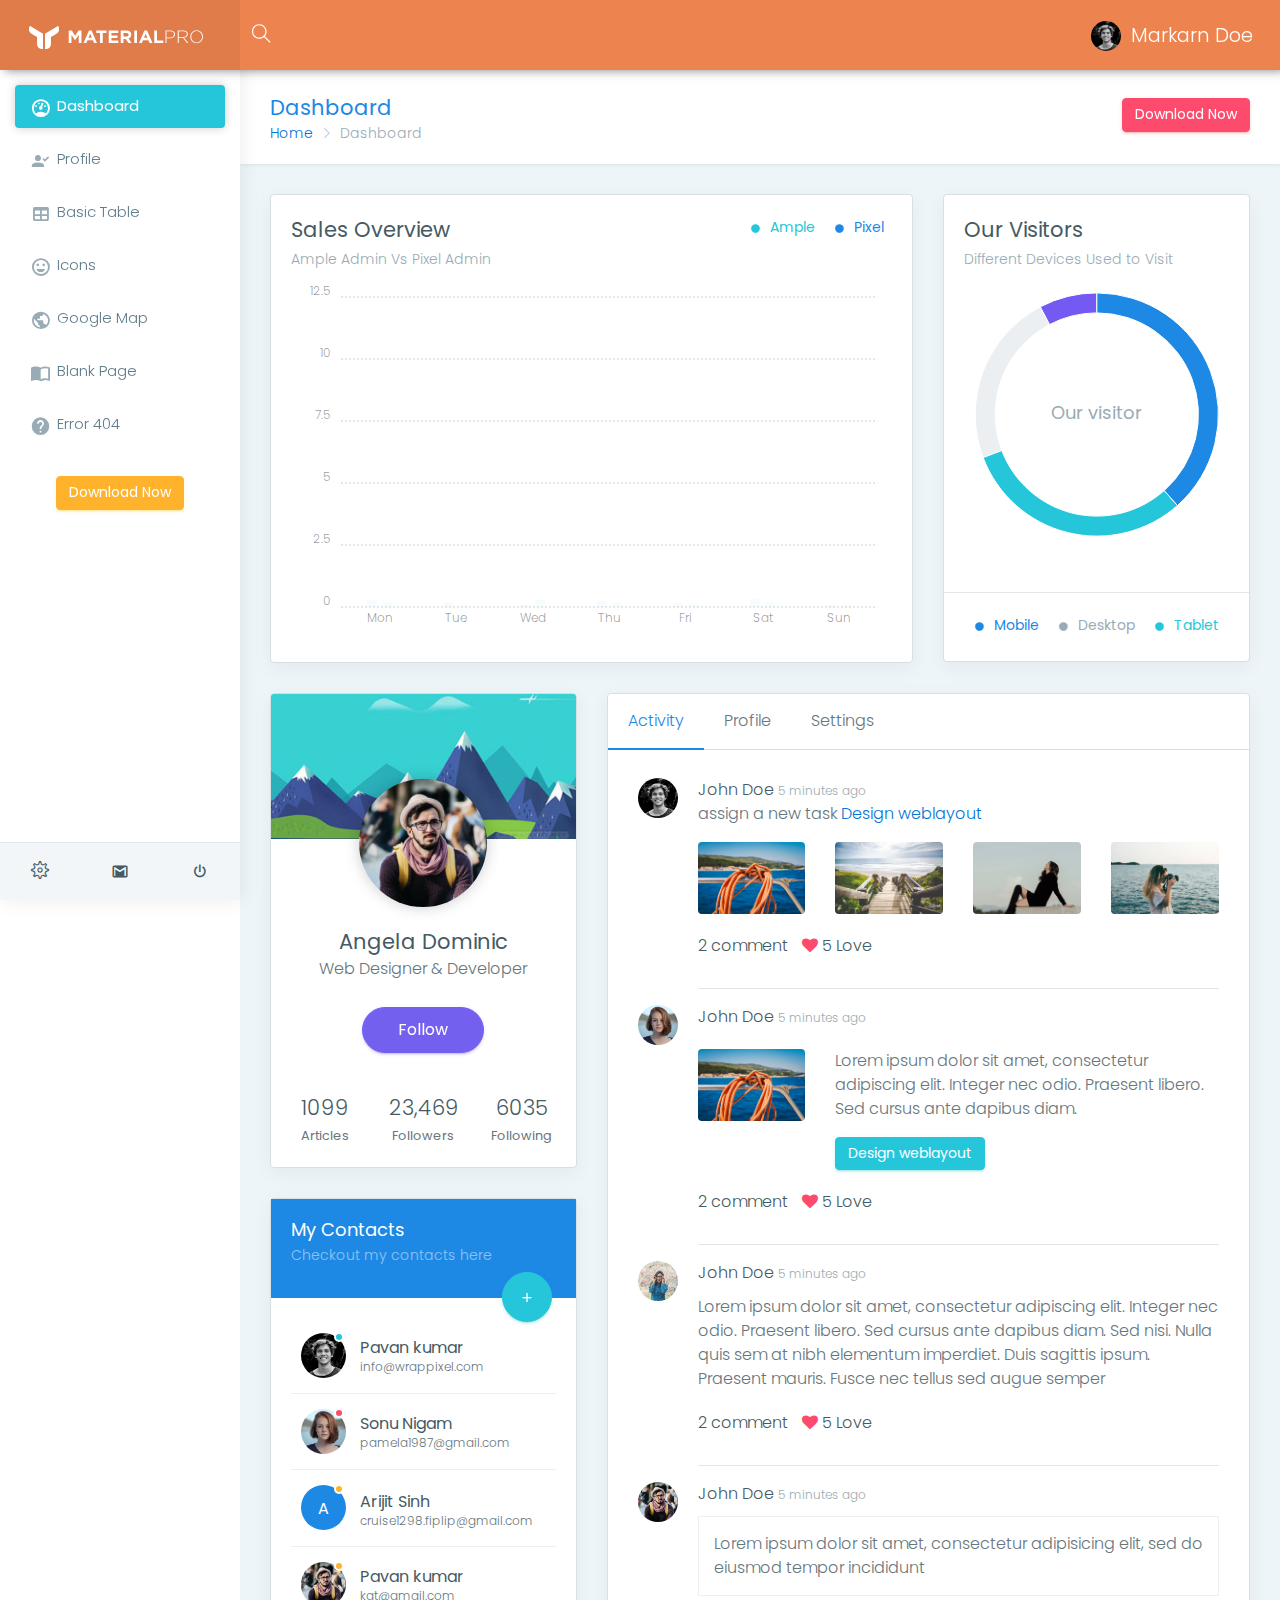
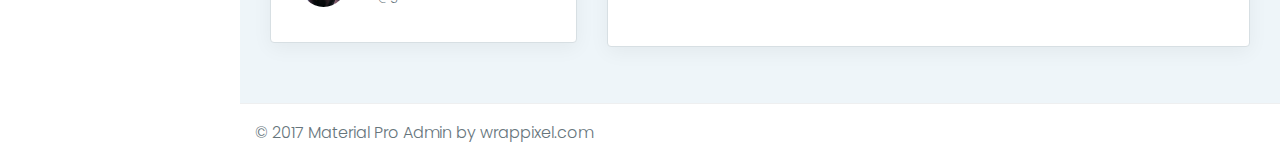
<file: front/index.html>
<!DOCTYPE html>
<html lang="en">

<head>
    <meta charset="utf-8">
    <meta http-equiv="X-UA-Compatible" content="IE=edge">
    <!-- Tell the browser to be responsive to screen width -->
    <meta name="viewport" content="width=device-width, initial-scale=1">
    <meta name="description" content="">
    <meta name="author" content="">
    <!-- Favicon icon -->
    <link rel="icon" type="image/png" sizes="16x16" href="assets/images/favicon.png">
    <title>Material Pro Admin Template - The Most Complete & Trusted Bootstrap 4 Admin Template</title>
    <!-- Bootstrap Core CSS -->
    <link href="assets/plugins/bootstrap/css/bootstrap.min.css" rel="stylesheet">
    <!-- chartist CSS -->
    <link href="assets/plugins/chartist-js/dist/chartist.min.css" rel="stylesheet">
    <link href="assets/plugins/chartist-js/dist/chartist-init.css" rel="stylesheet">
    <link href="assets/plugins/chartist-plugin-tooltip-master/dist/chartist-plugin-tooltip.css" rel="stylesheet">
    <!--This page css - Morris CSS -->
    <link href="assets/plugins/c3-master/c3.min.css" rel="stylesheet">
    <!-- Custom CSS -->
    <link href="css/style.css" rel="stylesheet">
    <!-- You can change the theme colors from here -->
    <link href="css/colors/blue.css" id="theme" rel="stylesheet">
    <!-- HTML5 Shim and Respond.js IE8 support of HTML5 elements and media queries -->
    <!-- WARNING: Respond.js doesn't work if you view the page via file:// -->
    <!--[if lt IE 9]>
    <script src="https://oss.maxcdn.com/libs/html5shiv/3.7.0/html5shiv.js"></script>
    <script src="https://oss.maxcdn.com/libs/respond.js/1.4.2/respond.min.js"></script>
<![endif]-->
</head>

<body class="fix-header fix-sidebar card-no-border">
    <!-- ============================================================== -->
    <!-- Preloader - style you can find in spinners.css -->
    <!-- ============================================================== -->
    <div class="preloader">
        <svg class="circular" viewBox="25 25 50 50">
            <circle class="path" cx="50" cy="50" r="20" fill="none" stroke-width="2" stroke-miterlimit="10" /> </svg>
    </div>
    <!-- ============================================================== -->
    <!-- Main wrapper - style you can find in pages.scss -->
    <!-- ============================================================== -->
    <div id="main-wrapper">
        <!-- ============================================================== -->
        <!-- Topbar header - style you can find in pages.scss -->
        <!-- ============================================================== -->
        <header class="topbar">
            <nav class="navbar top-navbar navbar-toggleable-sm navbar-light">
                <!-- ============================================================== -->
                <!-- Logo -->
                <!-- ============================================================== -->
                <div class="navbar-header">
                    <a class="navbar-brand" href="index.html">
                        <!-- Logo icon --><b>
                            <!--You can put here icon as well // <i class="wi wi-sunset"></i> //-->
                            
                            <!-- Light Logo icon -->
                            <img src="assets/images/logo-light-icon.png" alt="homepage" class="light-logo" />
                        </b>
                        <!--End Logo icon -->
                        <!-- Logo text --><span>
                         
                         <!-- Light Logo text -->    
                         <img src="assets/images/logo-light-text.png" class="light-logo" alt="homepage" /></span> </a>
                </div>
                <!-- ============================================================== -->
                <!-- End Logo -->
                <!-- ============================================================== -->
                <div class="navbar-collapse">
                    <!-- ============================================================== -->
                    <!-- toggle and nav items -->
                    <!-- ============================================================== -->
                    <ul class="navbar-nav mr-auto mt-md-0">
                        <!-- This is  -->
                        <li class="nav-item"> <a class="nav-link nav-toggler hidden-md-up text-muted waves-effect waves-dark" href="javascript:void(0)"><i class="mdi mdi-menu"></i></a> </li>
                        <!-- ============================================================== -->
                        <!-- Search -->
                        <!-- ============================================================== -->
                        <li class="nav-item hidden-sm-down search-box"> <a class="nav-link hidden-sm-down text-muted waves-effect waves-dark" href="javascript:void(0)"><i class="ti-search"></i></a>
                            <form class="app-search">
                                <input type="text" class="form-control" placeholder="Search & enter"> <a class="srh-btn"><i class="ti-close"></i></a> </form>
                        </li>
                    </ul>
                    <!-- ============================================================== -->
                    <!-- User profile and search -->
                    <!-- ============================================================== -->
                    <ul class="navbar-nav my-lg-0">
                        <!-- ============================================================== -->
                        <!-- Profile -->
                        <!-- ============================================================== -->
                        <li class="nav-item dropdown">
                            <a class="nav-link dropdown-toggle text-muted waves-effect waves-dark" href="" data-toggle="dropdown" aria-haspopup="true" aria-expanded="false"><img src="assets/images/users/1.jpg" alt="user" class="profile-pic m-r-10" />Markarn Doe</a>
                        </li>
                    </ul>
                </div>
            </nav>
        </header>
        <!-- ============================================================== -->
        <!-- End Topbar header -->
        <!-- ============================================================== -->
        <!-- ============================================================== -->
        <!-- Left Sidebar - style you can find in sidebar.scss  -->
        <!-- ============================================================== -->
        <aside class="left-sidebar">
            <!-- Sidebar scroll-->
            <div class="scroll-sidebar">
                <!-- Sidebar navigation-->
                <nav class="sidebar-nav">
                    <ul id="sidebarnav">
                        <li> <a class="waves-effect waves-dark" href="index.html" aria-expanded="false"><i class="mdi mdi-gauge"></i><span class="hide-menu">Dashboard</span></a>
                        </li>
                        <li> <a class="waves-effect waves-dark" href="pages-profile.html" aria-expanded="false"><i class="mdi mdi-account-check"></i><span class="hide-menu">Profile</span></a>
                        </li>
                        <li> <a class="waves-effect waves-dark" href="table-basic.html" aria-expanded="false"><i class="mdi mdi-table"></i><span class="hide-menu">Basic Table</span></a>
                        </li>
                        <li> <a class="waves-effect waves-dark" href="icon-material.html" aria-expanded="false"><i class="mdi mdi-emoticon"></i><span class="hide-menu">Icons</span></a>
                        </li>
                        <li> <a class="waves-effect waves-dark" href="map-google.html" aria-expanded="false"><i class="mdi mdi-earth"></i><span class="hide-menu">Google Map</span></a>
                        </li>
                        <li> <a class="waves-effect waves-dark" href="pages-blank.html" aria-expanded="false"><i class="mdi mdi-book-open-variant"></i><span class="hide-menu">Blank Page</span></a>
                        </li>
                        <li> <a class="waves-effect waves-dark" href="pages-error-404.html" aria-expanded="false"><i class="mdi mdi-help-circle"></i><span class="hide-menu">Error 404</span></a>
                        </li>
                    </ul>
                    <div class="text-center m-t-30">
                        <a href="https://themewagon.com/themes/bootstrap-4-responsive-admin-template/" class="btn waves-effect waves-light btn-warning hidden-md-down">Download Now</a>
                    </div>
                </nav>
                <!-- End Sidebar navigation -->
            </div>
            <!-- End Sidebar scroll-->
            <!-- Bottom points-->
            <div class="sidebar-footer">
                <!-- item--><a href="" class="link" data-toggle="tooltip" title="Settings"><i class="ti-settings"></i></a>
                <!-- item--><a href="" class="link" data-toggle="tooltip" title="Email"><i class="mdi mdi-gmail"></i></a>
                <!-- item--><a href="" class="link" data-toggle="tooltip" title="Logout"><i class="mdi mdi-power"></i></a> </div>
            <!-- End Bottom points-->
        </aside>
        <!-- ============================================================== -->
        <!-- End Left Sidebar - style you can find in sidebar.scss  -->
        <!-- ============================================================== -->
        <!-- ============================================================== -->
        <!-- Page wrapper  -->
        <!-- ============================================================== -->
        <div class="page-wrapper">
            <!-- ============================================================== -->
            <!-- Container fluid  -->
            <!-- ============================================================== -->
            <div class="container-fluid">
                <!-- ============================================================== -->
                <!-- Bread crumb and right sidebar toggle -->
                <!-- ============================================================== -->
                <div class="row page-titles">
                    <div class="col-md-5 col-8 align-self-center">
                        <h3 class="text-themecolor">Dashboard</h3>
                        <ol class="breadcrumb">
                            <li class="breadcrumb-item"><a href="javascript:void(0)">Home</a></li>
                            <li class="breadcrumb-item active">Dashboard</li>
                        </ol>
                    </div>
                    <div class="col-md-7 col-4 align-self-center">
                        <a href="https://themewagon.com/themes/bootstrap-4-responsive-admin-template/" class="btn waves-effect waves-light btn-danger pull-right hidden-sm-down">Download Now</a>
                    </div>
                </div>
                <!-- ============================================================== -->
                <!-- End Bread crumb and right sidebar toggle -->
                <!-- ============================================================== -->
                <!-- ============================================================== -->
                <!-- Start Page Content -->
                <!-- ============================================================== -->
                <!-- Row -->
                <div class="row">
                    <!-- Column -->
                    <div class="col-lg-8 col-md-7">
                        <div class="card">
                            <div class="card-block">
                                <div class="row">
                                    <div class="col-12">
                                        <div class="d-flex flex-wrap">
                                            <div>
                                                <h3 class="card-title">Sales Overview</h3>
                                                <h6 class="card-subtitle">Ample Admin Vs Pixel Admin</h6> </div>
                                            <div class="ml-auto">
                                                <ul class="list-inline">
                                                    <li>
                                                        <h6 class="text-muted text-success"><i class="fa fa-circle font-10 m-r-10 "></i>Ample</h6> </li>
                                                    <li>
                                                        <h6 class="text-muted  text-info"><i class="fa fa-circle font-10 m-r-10"></i>Pixel</h6> </li>
                                                </ul>
                                            </div>
                                        </div>
                                    </div>
                                    <div class="col-12">
                                        <div class="amp-pxl" style="height: 360px;"></div>
                                    </div>
                                </div>
                            </div>
                        </div>
                    </div>
                    <div class="col-lg-4 col-md-5">
                        <div class="card">
                            <div class="card-block">
                                <h3 class="card-title">Our Visitors </h3>
                                <h6 class="card-subtitle">Different Devices Used to Visit</h6>
                                <div id="visitor" style="height:290px; width:100%;"></div>
                            </div>
                            <div>
                                <hr class="m-t-0 m-b-0">
                            </div>
                            <div class="card-block text-center ">
                                <ul class="list-inline m-b-0">
                                    <li>
                                        <h6 class="text-muted text-info"><i class="fa fa-circle font-10 m-r-10 "></i>Mobile</h6> </li>
                                    <li>
                                        <h6 class="text-muted  text-primary"><i class="fa fa-circle font-10 m-r-10"></i>Desktop</h6> </li>
                                    <li>
                                        <h6 class="text-muted  text-success"><i class="fa fa-circle font-10 m-r-10"></i>Tablet</h6> </li>
                                </ul>
                            </div>
                        </div>
                    </div>
                </div>
                <!-- Row -->
                <!-- Row -->
                <div class="row">
                    <!-- Column -->
                    <div class="col-lg-4 col-xlg-3 col-md-5">
                        <!-- Column -->
                        <div class="card">
                            <img class="card-img-top" src="assets/images/background/profile-bg.jpg" alt="Card image cap">
                            <div class="card-block little-profile text-center">
                                <div class="pro-img"><img src="assets/images/users/4.jpg" alt="user" /></div>
                                <h3 class="m-b-0">Angela Dominic</h3>
                                <p>Web Designer &amp; Developer</p>
                                <a href="javascript:void(0)" class="m-t-10 waves-effect waves-dark btn btn-primary btn-md btn-rounded">Follow</a>
                                <div class="row text-center m-t-20">
                                    <div class="col-lg-4 col-md-4 m-t-20">
                                        <h3 class="m-b-0 font-light">1099</h3><small>Articles</small></div>
                                    <div class="col-lg-4 col-md-4 m-t-20">
                                        <h3 class="m-b-0 font-light">23,469</h3><small>Followers</small></div>
                                    <div class="col-lg-4 col-md-4 m-t-20">
                                        <h3 class="m-b-0 font-light">6035</h3><small>Following</small></div>
                                </div>
                            </div>
                        </div>
                        <!-- Column -->
                        <div class="card">
                            <div class="card-block bg-info">
                                <h4 class="text-white card-title">My Contacts</h4>
                                <h6 class="card-subtitle text-white m-b-0 op-5">Checkout my contacts here</h6>
                            </div>
                            <div class="card-block">
                                <div class="message-box contact-box">
                                    <h2 class="add-ct-btn"><button type="button" class="btn btn-circle btn-lg btn-success waves-effect waves-dark">+</button></h2>
                                    <div class="message-widget contact-widget">
                                        <!-- Message -->
                                        <a href="#">
                                            <div class="user-img"> <img src="assets/images/users/1.jpg" alt="user" class="img-circle"> <span class="profile-status online pull-right"></span> </div>
                                            <div class="mail-contnet">
                                                <h5>Pavan kumar</h5> <span class="mail-desc">info@wrappixel.com</span></div>
                                        </a>
                                        <!-- Message -->
                                        <a href="#">
                                            <div class="user-img"> <img src="assets/images/users/2.jpg" alt="user" class="img-circle"> <span class="profile-status busy pull-right"></span> </div>
                                            <div class="mail-contnet">
                                                <h5>Sonu Nigam</h5> <span class="mail-desc">pamela1987@gmail.com</span></div>
                                        </a>
                                        <!-- Message -->
                                        <a href="#">
                                            <div class="user-img"> <span class="round">A</span> <span class="profile-status away pull-right"></span> </div>
                                            <div class="mail-contnet">
                                                <h5>Arijit Sinh</h5> <span class="mail-desc">cruise1298.fiplip@gmail.com</span></div>
                                        </a>
                                        <!-- Message -->
                                        <a href="#">
                                            <div class="user-img"> <img src="assets/images/users/4.jpg" alt="user" class="img-circle"> <span class="profile-status offline pull-right"></span> </div>
                                            <div class="mail-contnet">
                                                <h5>Pavan kumar</h5> <span class="mail-desc">kat@gmail.com</span></div>
                                        </a>
                                    </div>
                                </div>
                            </div>
                        </div>
                    </div>
                    <div class="col-lg-8 col-xlg-9 col-md-7">
                        <div class="card">
                            <!-- Nav tabs -->
                            <ul class="nav nav-tabs profile-tab" role="tablist">
                                <li class="nav-item"> <a class="nav-link active" data-toggle="tab" href="#home" role="tab">Activity</a> </li>
                                <li class="nav-item"> <a class="nav-link" data-toggle="tab" href="#profile" role="tab">Profile</a> </li>
                                <li class="nav-item"> <a class="nav-link" data-toggle="tab" href="#settings" role="tab">Settings</a> </li>
                            </ul>
                            <!-- Tab panes -->
                            <div class="tab-content">
                                <div class="tab-pane active" id="home" role="tabpanel">
                                    <div class="card-block">
                                        <div class="profiletimeline">
                                            <div class="sl-item">
                                                <div class="sl-left"> <img src="assets/images/users/1.jpg" alt="user" class="img-circle"> </div>
                                                <div class="sl-right">
                                                    <div><a href="#" class="link">John Doe</a> <span class="sl-date">5 minutes ago</span>
                                                        <p>assign a new task <a href="#"> Design weblayout</a></p>
                                                        <div class="row">
                                                            <div class="col-lg-3 col-md-6 m-b-20"><img src="assets/images/big/img1.jpg" alt="user" class="img-responsive radius"></div>
                                                            <div class="col-lg-3 col-md-6 m-b-20"><img src="assets/images/big/img2.jpg" alt="user" class="img-responsive radius"></div>
                                                            <div class="col-lg-3 col-md-6 m-b-20"><img src="assets/images/big/img3.jpg" alt="user" class="img-responsive radius"></div>
                                                            <div class="col-lg-3 col-md-6 m-b-20"><img src="assets/images/big/img4.jpg" alt="user" class="img-responsive radius"></div>
                                                        </div>
                                                        <div class="like-comm"> <a href="javascript:void(0)" class="link m-r-10">2 comment</a> <a href="javascript:void(0)" class="link m-r-10"><i class="fa fa-heart text-danger"></i> 5 Love</a> </div>
                                                    </div>
                                                </div>
                                            </div>
                                            <hr>
                                            <div class="sl-item">
                                                <div class="sl-left"> <img src="assets/images/users/2.jpg" alt="user" class="img-circle"> </div>
                                                <div class="sl-right">
                                                    <div> <a href="#" class="link">John Doe</a> <span class="sl-date">5 minutes ago</span>
                                                        <div class="m-t-20 row">
                                                            <div class="col-md-3 col-xs-12"><img src="assets/images/big/img1.jpg" alt="user" class="img-responsive radius"></div>
                                                            <div class="col-md-9 col-xs-12">
                                                                <p> Lorem ipsum dolor sit amet, consectetur adipiscing elit. Integer nec odio. Praesent libero. Sed cursus ante dapibus diam. </p> <a href="#" class="btn btn-success"> Design weblayout</a></div>
                                                        </div>
                                                        <div class="like-comm m-t-20"> <a href="javascript:void(0)" class="link m-r-10">2 comment</a> <a href="javascript:void(0)" class="link m-r-10"><i class="fa fa-heart text-danger"></i> 5 Love</a> </div>
                                                    </div>
                                                </div>
                                            </div>
                                            <hr>
                                            <div class="sl-item">
                                                <div class="sl-left"> <img src="assets/images/users/3.jpg" alt="user" class="img-circle"> </div>
                                                <div class="sl-right">
                                                    <div><a href="#" class="link">John Doe</a> <span class="sl-date">5 minutes ago</span>
                                                        <p class="m-t-10"> Lorem ipsum dolor sit amet, consectetur adipiscing elit. Integer nec odio. Praesent libero. Sed cursus ante dapibus diam. Sed nisi. Nulla quis sem at nibh elementum imperdiet. Duis sagittis ipsum. Praesent mauris. Fusce nec tellus sed augue semper </p>
                                                    </div>
                                                    <div class="like-comm m-t-20"> <a href="javascript:void(0)" class="link m-r-10">2 comment</a> <a href="javascript:void(0)" class="link m-r-10"><i class="fa fa-heart text-danger"></i> 5 Love</a> </div>
                                                </div>
                                            </div>
                                            <hr>
                                            <div class="sl-item">
                                                <div class="sl-left"> <img src="assets/images/users/4.jpg" alt="user" class="img-circle"> </div>
                                                <div class="sl-right">
                                                    <div><a href="#" class="link">John Doe</a> <span class="sl-date">5 minutes ago</span>
                                                        <blockquote class="m-t-10">
                                                            Lorem ipsum dolor sit amet, consectetur adipisicing elit, sed do eiusmod tempor incididunt
                                                        </blockquote>
                                                    </div>
                                                </div>
                                            </div>
                                        </div>
                                    </div>
                                </div>
                                <!--second tab-->
                                <div class="tab-pane" id="profile" role="tabpanel">
                                    <div class="card-block">
                                        <div class="row">
                                            <div class="col-md-3 col-xs-6 b-r"> <strong>Full Name</strong>
                                                <br>
                                                <p class="text-muted">Johnathan Deo</p>
                                            </div>
                                            <div class="col-md-3 col-xs-6 b-r"> <strong>Mobile</strong>
                                                <br>
                                                <p class="text-muted">(123) 456 7890</p>
                                            </div>
                                            <div class="col-md-3 col-xs-6 b-r"> <strong>Email</strong>
                                                <br>
                                                <p class="text-muted">johnathan@admin.com</p>
                                            </div>
                                            <div class="col-md-3 col-xs-6"> <strong>Location</strong>
                                                <br>
                                                <p class="text-muted">London</p>
                                            </div>
                                        </div>
                                        <hr>
                                        <p class="m-t-30">Donec pede justo, fringilla vel, aliquet nec, vulputate eget, arcu. In enim justo, rhoncus ut, imperdiet a, venenatis vitae, justo. Nullam dictum felis eu pede mollis pretium. Integer tincidunt.Cras dapibus. Vivamus elementum semper nisi. Aenean vulputate eleifend tellus. Aenean leo ligula, porttitor eu, consequat vitae, eleifend ac, enim.</p>
                                        <p>Lorem Ipsum is simply dummy text of the printing and typesetting industry. Lorem Ipsum has been the industry's standard dummy text ever since the 1500s, when an unknown printer took a galley of type and scrambled it to make a type specimen book. It has survived not only five centuries </p>
                                        <p>It was popularised in the 1960s with the release of Letraset sheets containing Lorem Ipsum passages, and more recently with desktop publishing software like Aldus PageMaker including versions of Lorem Ipsum.</p>
                                        <h4 class="font-medium m-t-30">Skill Set</h4>
                                        <hr>
                                        <h5 class="m-t-30">Wordpress <span class="pull-right">80%</span></h5>
                                        <div class="progress">
                                            <div class="progress-bar bg-success" role="progressbar" aria-valuenow="80" aria-valuemin="0" aria-valuemax="100" style="width:80%; height:6px;"> <span class="sr-only">50% Complete</span> </div>
                                        </div>
                                        <h5 class="m-t-30">HTML 5 <span class="pull-right">90%</span></h5>
                                        <div class="progress">
                                            <div class="progress-bar bg-info" role="progressbar" aria-valuenow="90" aria-valuemin="0" aria-valuemax="100" style="width:90%; height:6px;"> <span class="sr-only">50% Complete</span> </div>
                                        </div>
                                        <h5 class="m-t-30">jQuery <span class="pull-right">50%</span></h5>
                                        <div class="progress">
                                            <div class="progress-bar bg-danger" role="progressbar" aria-valuenow="50" aria-valuemin="0" aria-valuemax="100" style="width:50%; height:6px;"> <span class="sr-only">50% Complete</span> </div>
                                        </div>
                                        <h5 class="m-t-30">Photoshop <span class="pull-right">70%</span></h5>
                                        <div class="progress">
                                            <div class="progress-bar bg-warning" role="progressbar" aria-valuenow="70" aria-valuemin="0" aria-valuemax="100" style="width:70%; height:6px;"> <span class="sr-only">50% Complete</span> </div>
                                        </div>
                                    </div>
                                </div>
                                <div class="tab-pane" id="settings" role="tabpanel">
                                    <div class="card-block">
                                        <form class="form-horizontal form-material">
                                            <div class="form-group">
                                                <label class="col-md-12">Full Name</label>
                                                <div class="col-md-12">
                                                    <input type="text" placeholder="Johnathan Doe" class="form-control form-control-line">
                                                </div>
                                            </div>
                                            <div class="form-group">
                                                <label for="example-email" class="col-md-12">Email</label>
                                                <div class="col-md-12">
                                                    <input type="email" placeholder="johnathan@admin.com" class="form-control form-control-line" name="example-email" id="example-email">
                                                </div>
                                            </div>
                                            <div class="form-group">
                                                <label class="col-md-12">Password</label>
                                                <div class="col-md-12">
                                                    <input type="password" value="password" class="form-control form-control-line">
                                                </div>
                                            </div>
                                            <div class="form-group">
                                                <label class="col-md-12">Phone No</label>
                                                <div class="col-md-12">
                                                    <input type="text" placeholder="123 456 7890" class="form-control form-control-line">
                                                </div>
                                            </div>
                                            <div class="form-group">
                                                <label class="col-md-12">Message</label>
                                                <div class="col-md-12">
                                                    <textarea rows="5" class="form-control form-control-line"></textarea>
                                                </div>
                                            </div>
                                            <div class="form-group">
                                                <label class="col-sm-12">Select Country</label>
                                                <div class="col-sm-12">
                                                    <select class="form-control form-control-line">
                                                        <option>London</option>
                                                        <option>India</option>
                                                        <option>Usa</option>
                                                        <option>Canada</option>
                                                        <option>Thailand</option>
                                                    </select>
                                                </div>
                                            </div>
                                            <div class="form-group">
                                                <div class="col-sm-12">
                                                    <button class="btn btn-success">Update Profile</button>
                                                </div>
                                            </div>
                                        </form>
                                    </div>
                                </div>
                            </div>
                        </div>
                    </div>
                </div>
                <!-- ============================================================== -->
                <!-- End PAge Content -->
                <!-- ============================================================== -->
            </div>
            <!-- ============================================================== -->
            <!-- End Container fluid  -->
            <!-- ============================================================== -->
            <!-- ============================================================== -->
            <!-- footer -->
            <!-- ============================================================== -->
            <footer class="footer"> © 2017 Material Pro Admin by wrappixel.com </footer>
            <!-- ============================================================== -->
            <!-- End footer -->
            <!-- ============================================================== -->
        </div>
        <!-- ============================================================== -->
        <!-- End Page wrapper  -->
        <!-- ============================================================== -->
    </div>
    <!-- ============================================================== -->
    <!-- End Wrapper -->
    <!-- ============================================================== -->
    <!-- ============================================================== -->
    <!-- All Jquery -->
    <!-- ============================================================== -->
    <script src="assets/plugins/jquery/jquery.min.js"></script>
    <!-- Bootstrap tether Core JavaScript -->
    <script src="assets/plugins/bootstrap/js/tether.min.js"></script>
    <script src="assets/plugins/bootstrap/js/bootstrap.min.js"></script>
    <!-- slimscrollbar scrollbar JavaScript -->
    <script src="js/jquery.slimscroll.js"></script>
    <!--Wave Effects -->
    <script src="js/waves.js"></script>
    <!--Menu sidebar -->
    <script src="js/sidebarmenu.js"></script>
    <!--stickey kit -->
    <script src="assets/plugins/sticky-kit-master/dist/sticky-kit.min.js"></script>
    <!--Custom JavaScript -->
    <script src="js/custom.min.js"></script>
    <!-- ============================================================== -->
    <!-- This page plugins -->
    <!-- ============================================================== -->
    <!-- chartist chart -->
    <script src="assets/plugins/chartist-js/dist/chartist.min.js"></script>
    <script src="assets/plugins/chartist-plugin-tooltip-master/dist/chartist-plugin-tooltip.min.js"></script>
    <!--c3 JavaScript -->
    <script src="assets/plugins/d3/d3.min.js"></script>
    <script src="assets/plugins/c3-master/c3.min.js"></script>
    <!-- Chart JS -->
    <script src="js/dashboard1.js"></script>
</body>

</html>
</file>
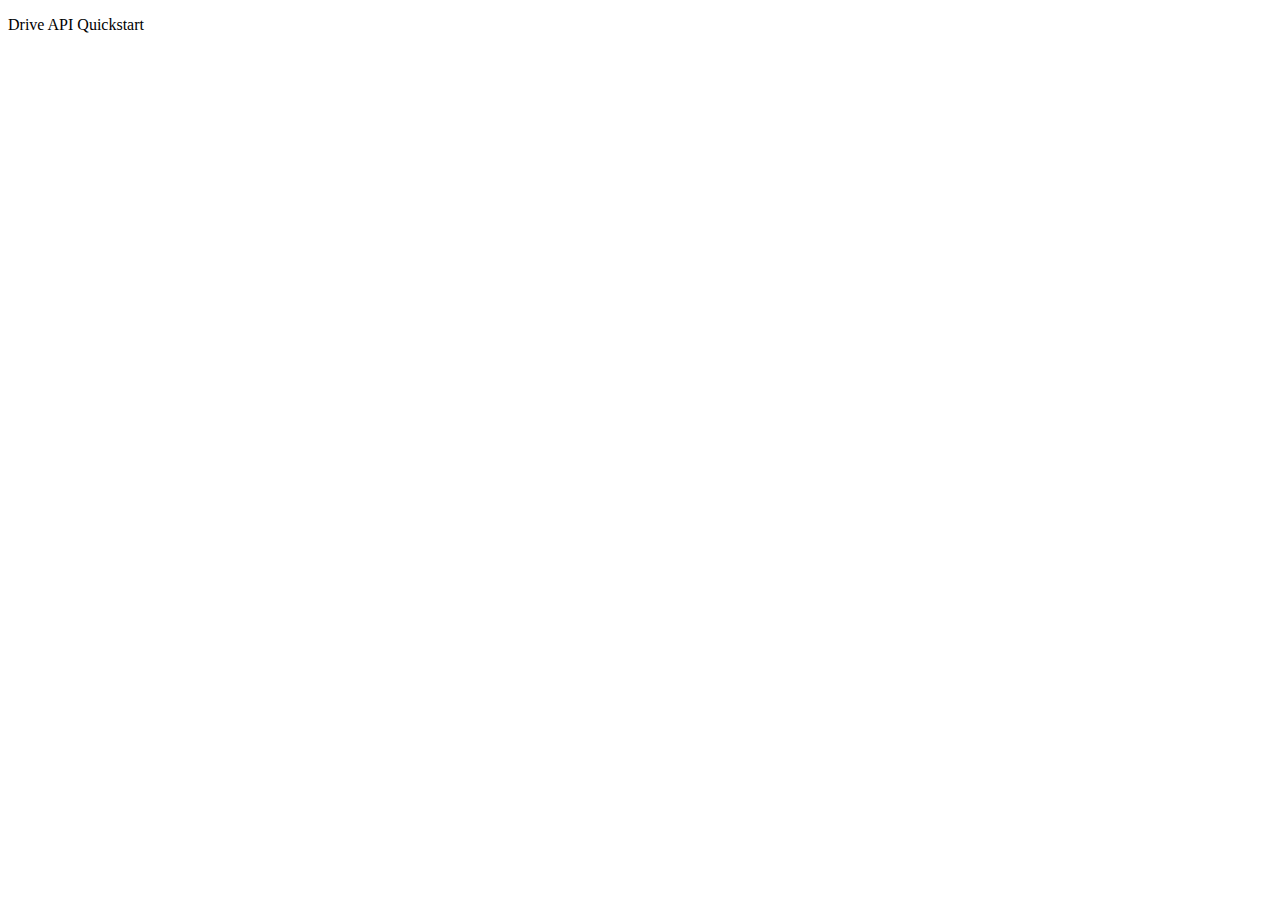
<file: api/drive/browser/index.html>
<!DOCTYPE html>
<html>
  <head>
    <title>Drive API Quickstart</title>
    <meta charset="utf-8" />
  </head>
  <body>
    <p>Drive API Quickstart</p>

    <!--Add buttons to initiate auth sequence and sign out-->
    <button id="authorize_button" style="display: none;">Authorize</button>
    <button id="signout_button" style="display: none;">Sign Out</button>

    <pre id="content"></pre>

    <script type="text/javascript">
      // Client ID and API key from the Developer Console
      var CLIENT_ID = '455314734098-gf1nc1gtac5r2ucrtjljhsngjk1ldsla.apps.googleusercontent.com';
      var API_KEY = 'AIzaSyBOiefl_OSmGPyhHKkxFDTU0XTlhBtDQbM';

      // Array of API discovery doc URLs for APIs used by the quickstart
      var DISCOVERY_DOCS = ["https://www.googleapis.com/discovery/v1/apis/drive/v3/rest"];

      // Authorization scopes required by the API; multiple scopes can be
      // included, separated by spaces.
      var SCOPES = 'https://www.googleapis.com/auth/drive.metadata.readonly';

      var authorizeButton = document.getElementById('authorize_button');
      var signoutButton = document.getElementById('signout_button');

      /**
       *  On load, called to load the auth2 library and API client library.
       */
      function handleClientLoad() {
        console.log('LOADING')
        gapi.load('client:auth2', initClient);
      }

      /**
       *  Initializes the API client library and sets up sign-in state
       *  listeners.
       */
      function initClient() {
        console.log('INIT CLIENT')
        gapi.client.init({
          apiKey: API_KEY,
          clientId: CLIENT_ID,
          discoveryDocs: DISCOVERY_DOCS,
          scope: SCOPES
        }).then(function () {
          console.log('THEN')
          // Listen for sign-in state changes.
          gapi.auth2.getAuthInstance().isSignedIn.listen(updateSigninStatus);

          // Handle the initial sign-in state.
          updateSigninStatus(gapi.auth2.getAuthInstance().isSignedIn.get());
          authorizeButton.onclick = handleAuthClick;
          signoutButton.onclick = handleSignoutClick;
        }).catch((res)=>{
          console.log('ERROR')
          console.log(res)
        });
      }

      /**
       *  Called when the signed in status changes, to update the UI
       *  appropriately. After a sign-in, the API is called.
       */
      function updateSigninStatus(isSignedIn) {
        if (isSignedIn) {
          authorizeButton.style.display = 'none';
          signoutButton.style.display = 'block';
          listFiles();
        } else {
          authorizeButton.style.display = 'block';
          signoutButton.style.display = 'none';
        }
      }

      /**
       *  Sign in the user upon button click.
       */
      function handleAuthClick(event) {
        gapi.auth2.getAuthInstance().signIn();
      }

      /**
       *  Sign out the user upon button click.
       */
      function handleSignoutClick(event) {
        gapi.auth2.getAuthInstance().signOut();
      }

      /**
       * Append a pre element to the body containing the given message
       * as its text node. Used to display the results of the API call.
       *
       * @param {string} message Text to be placed in pre element.
       */
      function appendPre(message) {
        var pre = document.getElementById('content');
        var textContent = document.createTextNode(message + '\n');
        pre.appendChild(textContent);
      }

      /**
       * Print files.
       */
      function listFiles() {
        gapi.client.drive.files.list({
          'pageSize': 10,
          'fields': "nextPageToken, files(id, name, owners)"
        }).then(function(response) {
          appendPre('Files:');
          var files = response.result.files;
          if (files && files.length > 0) {
            for (var i = 0; i < files.length; i++) {
              var file = files[i];
              appendPre(file.name + ' (' + file.owners[0].displayName + ')');
              console.log(file.owners)
            } 
          } else {
            appendPre('No files found.');
          }
        });
      }

    </script>

    <script async defer src="https://apis.google.com/js/api.js"
      onload="this.onload=function(){};handleClientLoad()"
      onreadystatechange="if (this.readyState === 'complete') this.onload()">
    </script>
  </body>
</html>
</file>
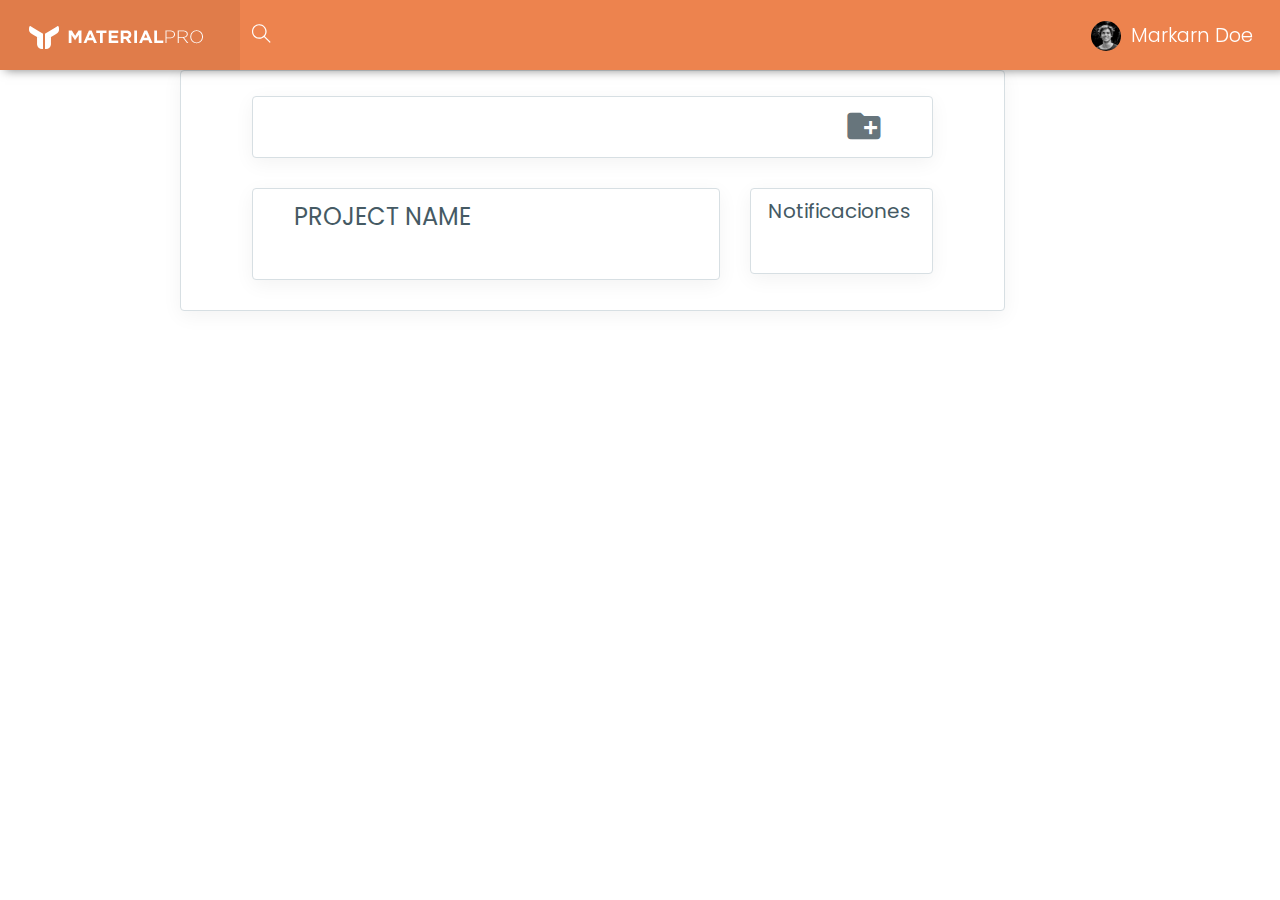
<file: front/home.html>
<!DOCTYPE html>
<html lang="en">

<head>
    <meta charset="utf-8">
    <meta http-equiv="X-UA-Compatible" content="IE=edge">
    <!-- Tell the browser to be responsive to screen width -->
    <meta name="viewport" content="width=device-width, initial-scale=1">
    <meta name="description" content="">
    <meta name="author" content="">
    <!-- Favicon icon -->
    <link rel="icon" type="image/png" sizes="16x16" href="assets/images/favicon.png">
    <title>Material Pro Admin Template - The Most Complete & Trusted Bootstrap 4 Admin Template</title>
    <!-- Bootstrap Core CSS -->
    <link href="assets/plugins/bootstrap/css/bootstrap.min.css" rel="stylesheet">
    <!-- Custom CSS -->
    <link href="css/style.css" rel="stylesheet">
    <!-- You can change the theme colors from here -->
    <link href="css/colors/blue.css" id="theme" rel="stylesheet">
    <!-- HTML5 Shim and Respond.js IE8 support of HTML5 elements and media queries -->
    <!-- WARNING: Respond.js doesn't work if you view the page via file:// -->
    <!--[if lt IE 9]>
    <script src="https://oss.maxcdn.com/libs/html5shiv/3.7.0/html5shiv.js"></script>
    <script src="https://oss.maxcdn.com/libs/respond.js/1.4.2/respond.min.js"></script>
<![endif]-->
    <style type="text/css">
        .hexagon-bar {
        position: relative;
        width: 30px; 
        height: 17.32px;
        margin: 8.66px 0;
        background-image: url(http://csshexagon.com/img/meow.jpg);
        background-size: auto 34.6410px;
        background-position: center;
        }

        .hexTop-bar,
        .hexBottom-bar {
        position: absolute;
        z-index: 1;
        width: 21.21px;
        height: 21.21px;
        overflow: hidden;
        -webkit-transform: scaleY(0.5774) rotate(-45deg);
        -ms-transform: scaleY(0.5774) rotate(-45deg);
        transform: scaleY(0.5774) rotate(-45deg);
        background: inherit;
        left: 4.39px;
        }

        .hexTop-bar:after,
        .hexBottom-bar:after {
        content: "";
        position: absolute;
        width: 30.0000px;
        height: 17.320508075688775px;
        -webkit-transform:  rotate(45deg) scaleY(1.7321) translateY(-8.6603px);
        -ms-transform:      rotate(45deg) scaleY(1.7321) translateY(-8.6603px);
        transform:          rotate(45deg) scaleY(1.7321) translateY(-8.6603px);
        -webkit-transform-origin: 0 0;
        -ms-transform-origin: 0 0;
        transform-origin: 0 0;
        background: inherit;
        }

        .hexTop-bar {
        top: -10.6066px;
        }

        .hexTop-bar:after {
        background-position: center top;
        }

        .hexBottom-bar {
        bottom: -10.6066px;
        }

        .hexBottom-bar:after {
        background-position: center bottom;
        }

        .hexagon-bar:after {
        content: "";
        position: absolute;
        top: 0.0000px;
        left: 0;
        width: 30.0000px;
        height: 17.3205px;
        z-index: 2;
        background: inherit;
        }
    </style>
</head>

<body class="fix-header card-no-border">
    <header class="topbar">
        <nav class="navbar top-navbar navbar-toggleable-sm navbar-light">
            <!-- ============================================================== -->
            <!-- Logo -->
            <!-- ============================================================== -->
            <div class="navbar-header">
                <a class="navbar-brand" href="index.html">
                    <!-- Logo icon --><b>
                        <!--You can put here icon as well // <i class="wi wi-sunset"></i> //-->
                        
                        <!-- Light Logo icon -->
                        <img src="assets/images/logo-light-icon.png" alt="homepage" class="light-logo" />
                    </b>
                    <!--End Logo icon -->
                    <!-- Logo text --><span>
                     
                     <!-- Light Logo text -->    
                     <img src="assets/images/logo-light-text.png" class="light-logo" alt="homepage" /></span> </a>
            </div>
            <!-- ============================================================== -->
            <!-- End Logo -->
            <!-- ============================================================== -->
            <div class="navbar-collapse">
                <!-- ============================================================== -->
                <!-- toggle and nav items -->
                <!-- ============================================================== -->
                <ul class="navbar-nav mr-auto mt-md-0">
                    <!-- This is  -->
                    <li class="nav-item"> <a class="nav-link nav-toggler hidden-md-up text-muted waves-effect waves-dark" href="javascript:void(0)"><i class="mdi mdi-menu"></i></a> </li>
                    <!-- ============================================================== -->
                    <!-- Search -->
                    <!-- ============================================================== -->
                    <li class="nav-item hidden-sm-down search-box"> <a class="nav-link hidden-sm-down text-muted waves-effect waves-dark" href="javascript:void(0)"><i class="ti-search"></i></a>
                        <form class="app-search">
                            <input type="text" class="form-control" placeholder="Search & enter"> <a class="srh-btn"><i class="ti-close"></i></a> </form>
                    </li>
                </ul>
                <!-- ============================================================== -->
                <!-- User profile and search -->
                <!-- ============================================================== -->
                <ul class="navbar-nav my-lg-0">
                    <!-- ============================================================== -->
                    <!-- Profile -->
                    <!-- ============================================================== -->
                    <li class="nav-item dropdown">
                        <a class="nav-link dropdown-toggle text-muted waves-effect waves-dark" href="" data-toggle="dropdown" aria-haspopup="true" aria-expanded="false"><img src="assets/images/users/1.jpg" alt="user" class="profile-pic m-r-10" />Markarn Doe</a>
                    </li>
                </ul>
            </div>
        </nav>
    </header>
    <!-- ============================================================== -->
    <!-- Main wrapper - style you can find in pages.scss -->
    <!-- ============================================================== -->
    <section id="wrapper" class="error-page">
        <div class="container">
            <div class="row">
                <div class="col-lg-9 col-xlg-9 col-md-9 offset-md-1">
                    <div class="card">
                        <!-- Column -->
                        <div class="row" style="padding-top: 3%;">
                            <div class="col-lg-10 col-xlg-10 col-md-10 offset-md-1">
                                <div class="card" style="align-items: left">
                                        <div class="row">
                                            <div class="col-lg-9 col-xlg-9 col-md-9 offset-md-1" style="padding-top:13px;">
                                                <div class="hexagon-bar">
                                                    <div class="hexTop-bar"></div>
                                                    <div class="hexBottom-bar"></div>
                                                </div>
                                            </div>
                                            <div class="col-lg-1 col-xlg-1 col-md-1">
                                                <i class="mdi mdi-folder-plus" style="font-size: 40px;"></i>
                                            </div>
                                        </div>
                                </div>
                            </div>
                        </div>
                        
                        <div class="row">
                            <div class="col-lg-7 col-xlg-7 col-md-7 offset-md-1">
                                <div class="card">
                                    <div class="row">
                                            <div class="col-lg-10 col-md-10 offset-md-1" style="min-height: 80px; margin-top: 2%">
                                                <h2 class="m-b-0">PROJECT NAME</h2>
                                            </div>
                                    </div>
                                </div>
                            </div>

                            <div class="col-lg-3 col-xlg-3 col-md-3" >
                                <div class="card">
                                    <div class="row">
                                        <div class="col-lg-10 col-md-10 offset-md-1" style="min-height: 80px; margin-top: 2%">
                                            <h2 class="m-b-0" style="font-size: 20px;" >Notificaciones</h2>
                                        </div>
                                    </div>
                                </div>
                            </div>
                        </div>
                    </div>
                </div>
            </div>
        </div>
    </section>
    <!-- ============================================================== -->
    <!-- End Wrapper -->
    <!-- ============================================================== -->
    <!-- ============================================================== -->
    <!-- All Jquery -->
    <!-- ============================================================== -->
    <script src="assets/plugins/jquery/jquery.min.js"></script>
    <!-- Bootstrap tether Core JavaScript -->
    <script src="assets/plugins/bootstrap/js/tether.min.js"></script>
    <script src="assets/plugins/bootstrap/js/bootstrap.min.js"></script>
    <!--Wave Effects -->
    <script src="js/waves.js"></script>
</body>

</html>
</file>
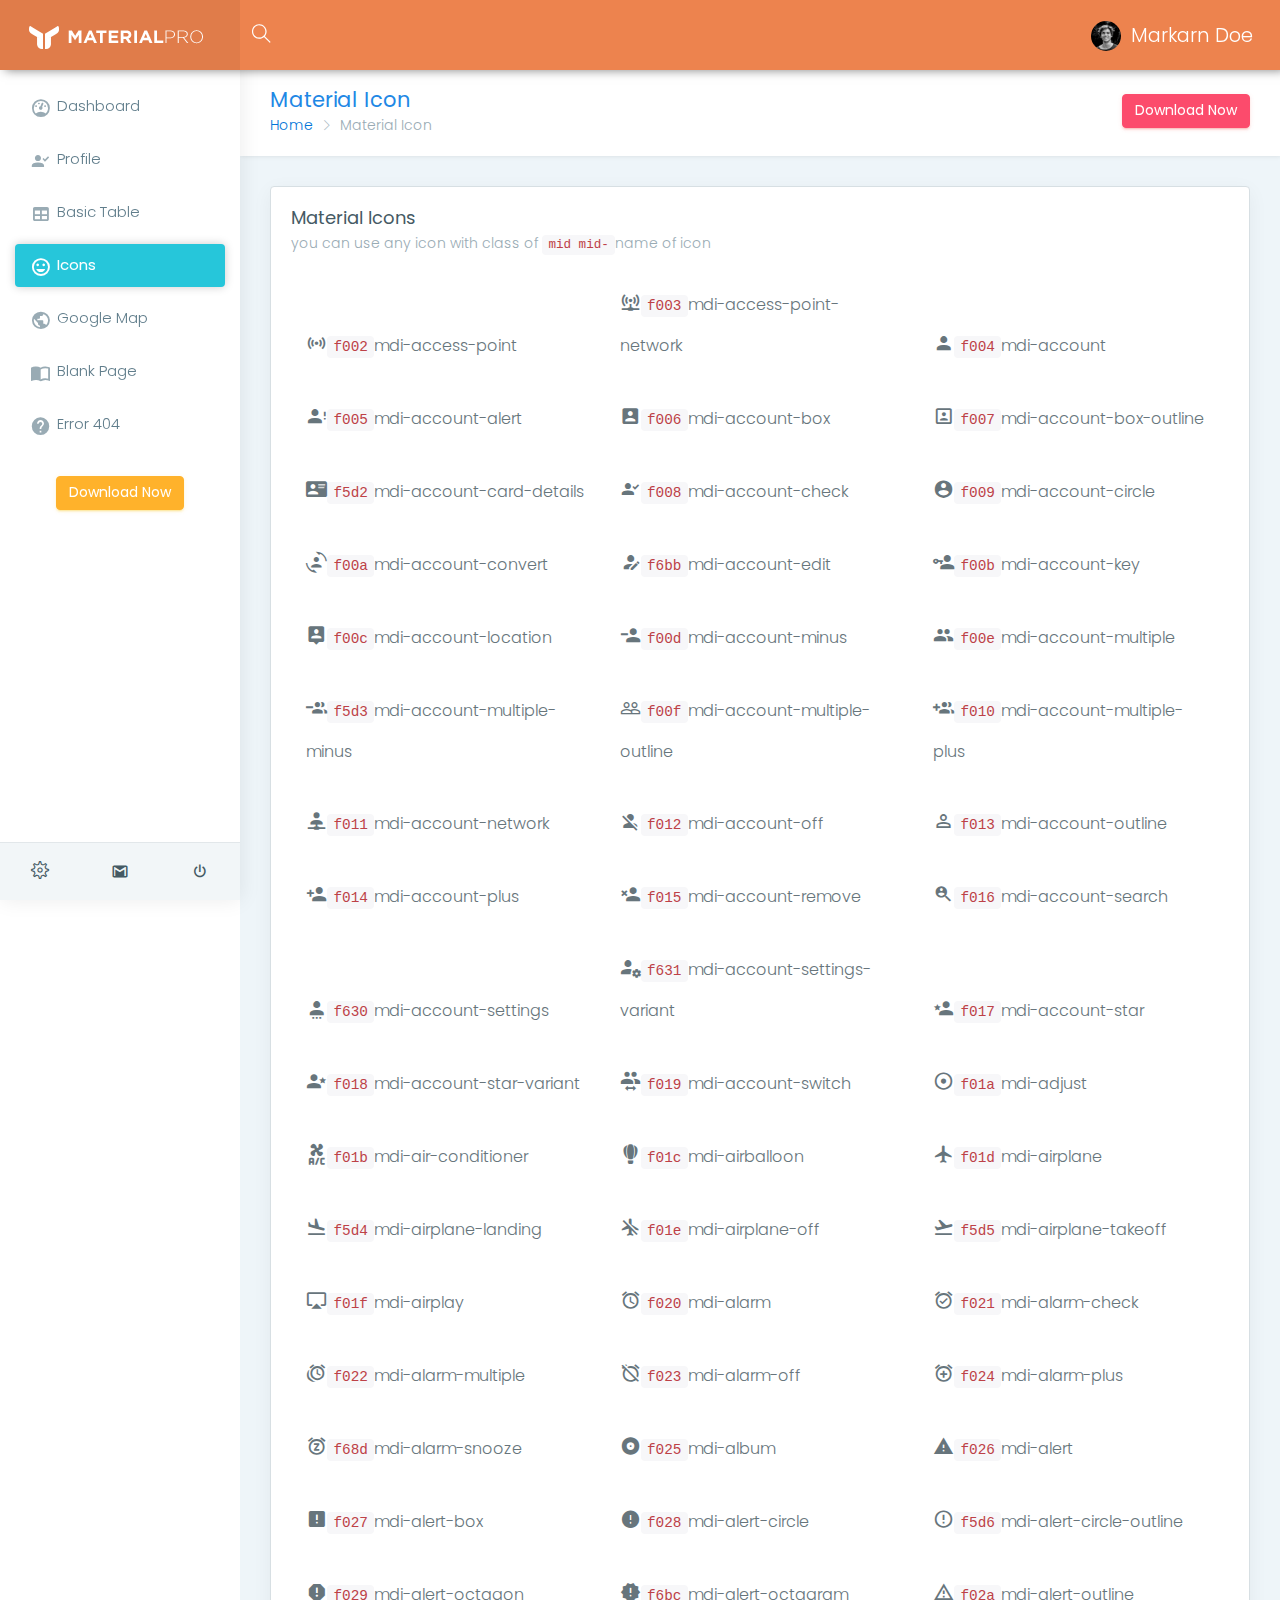
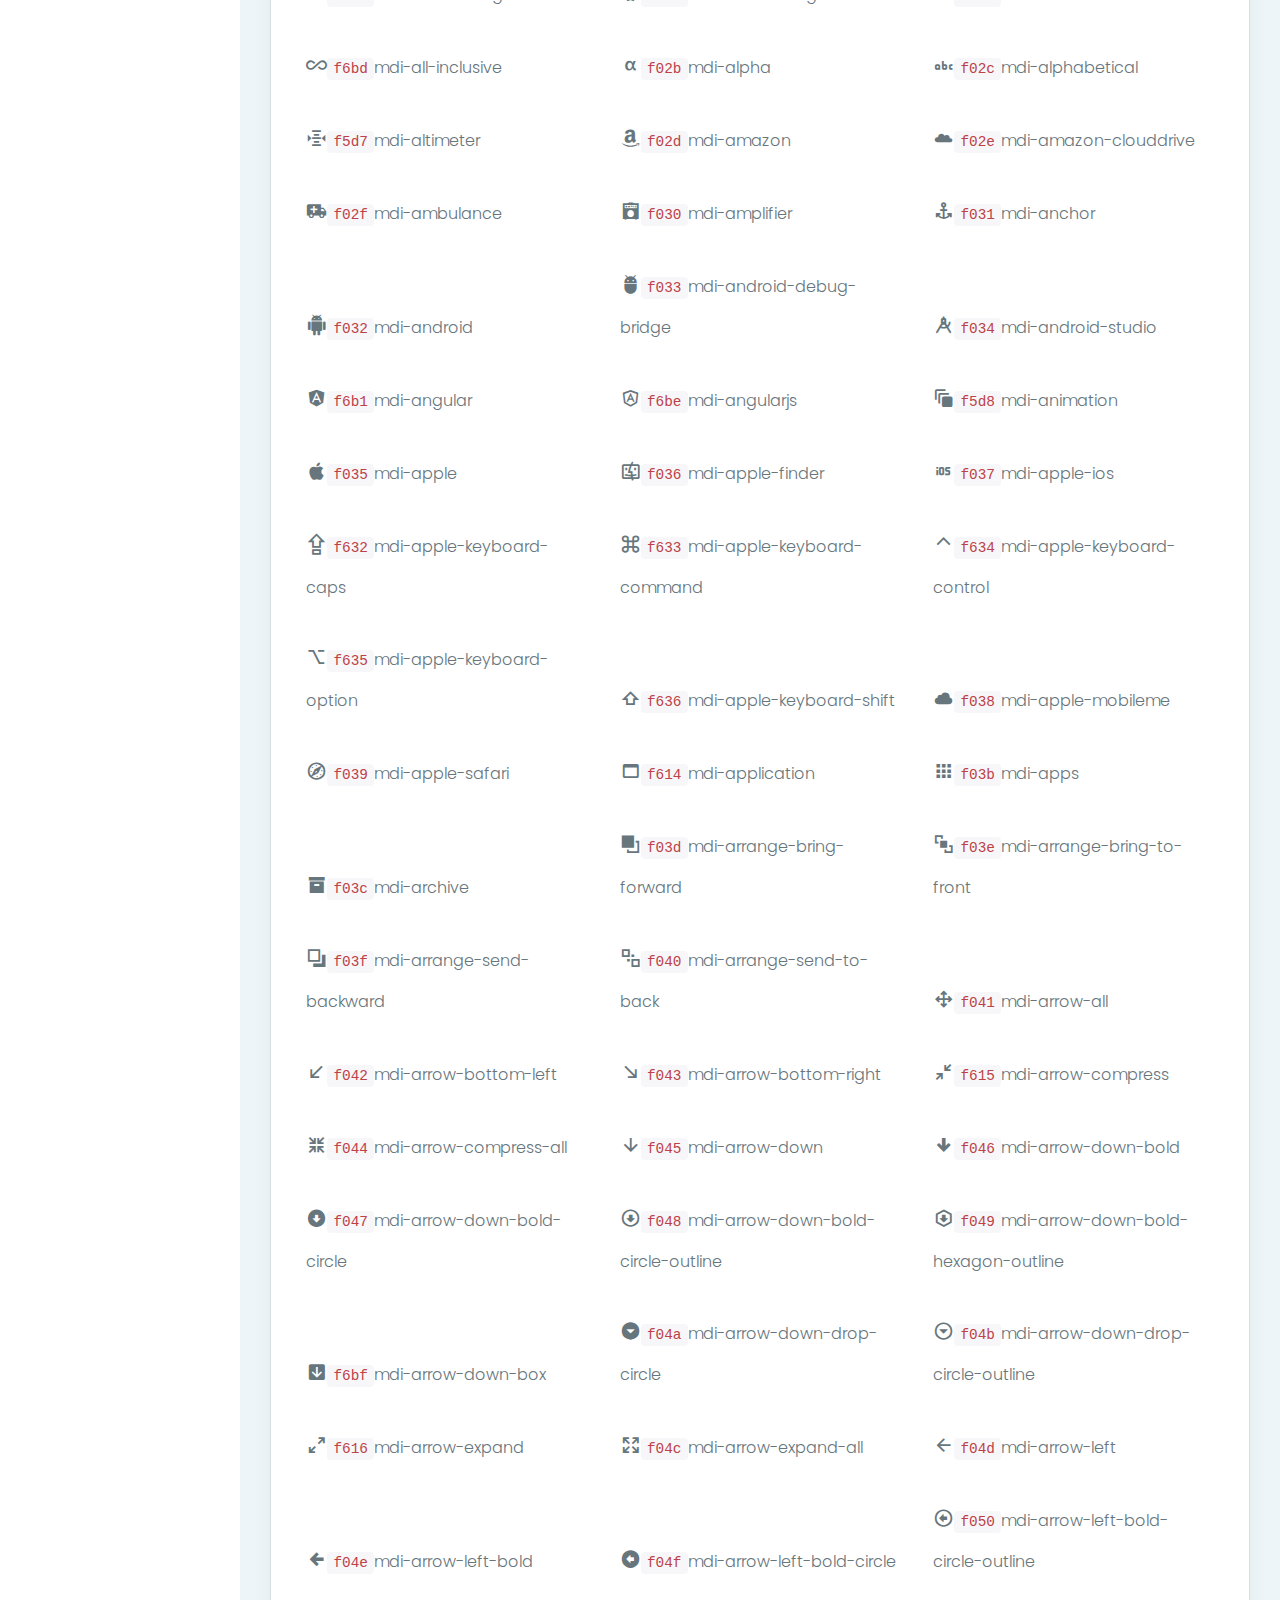
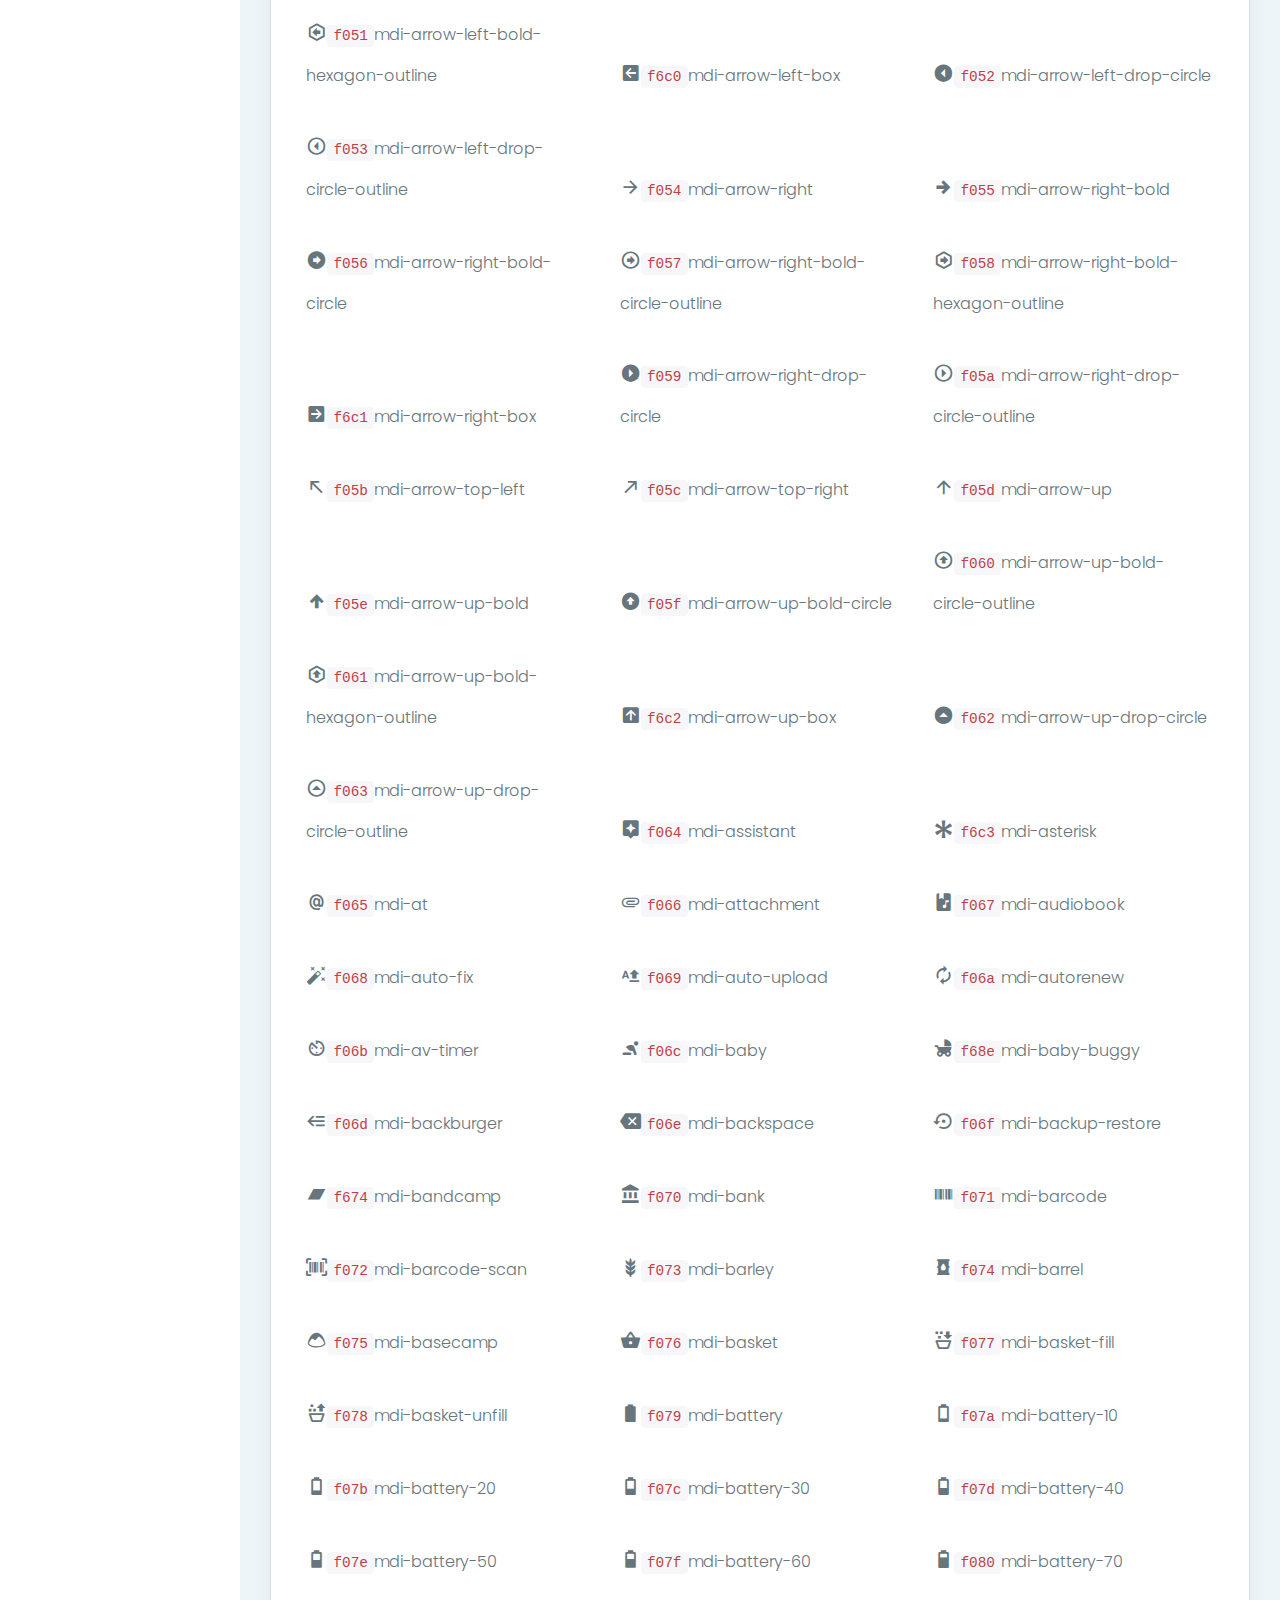
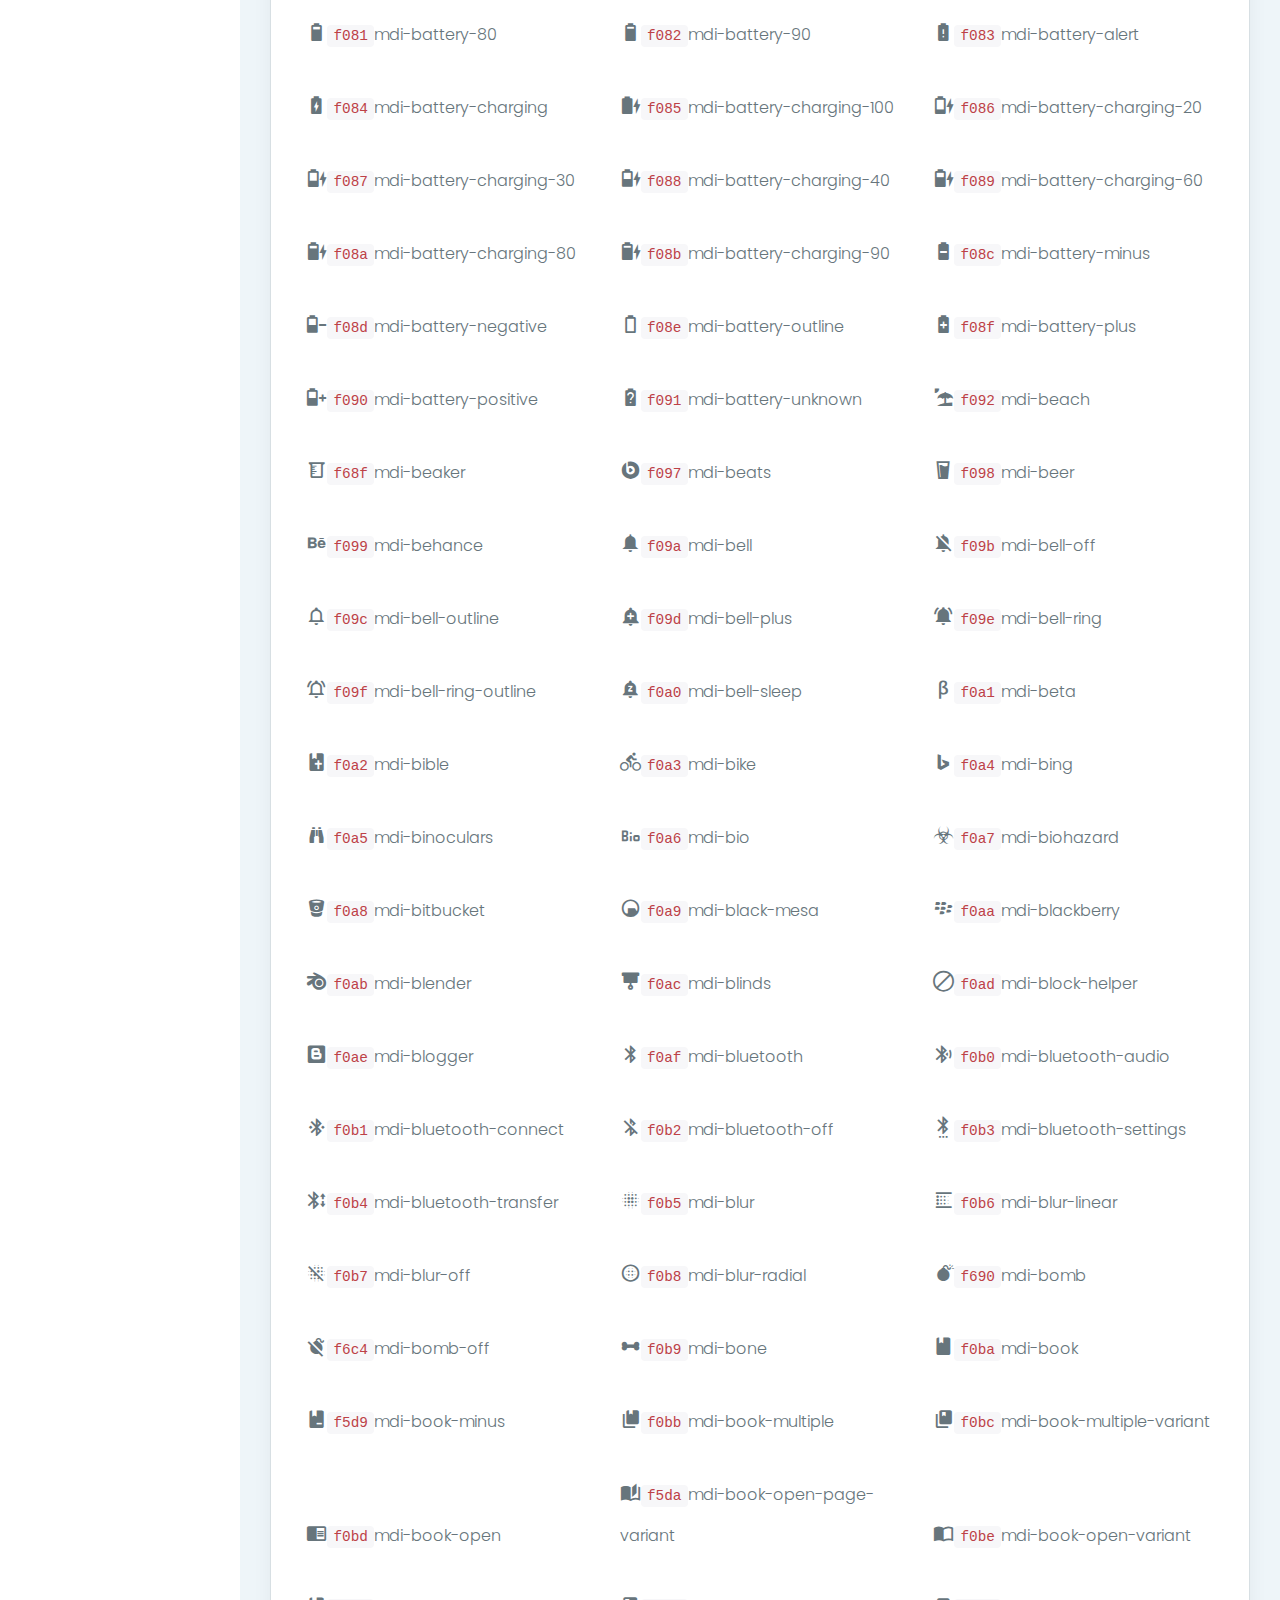
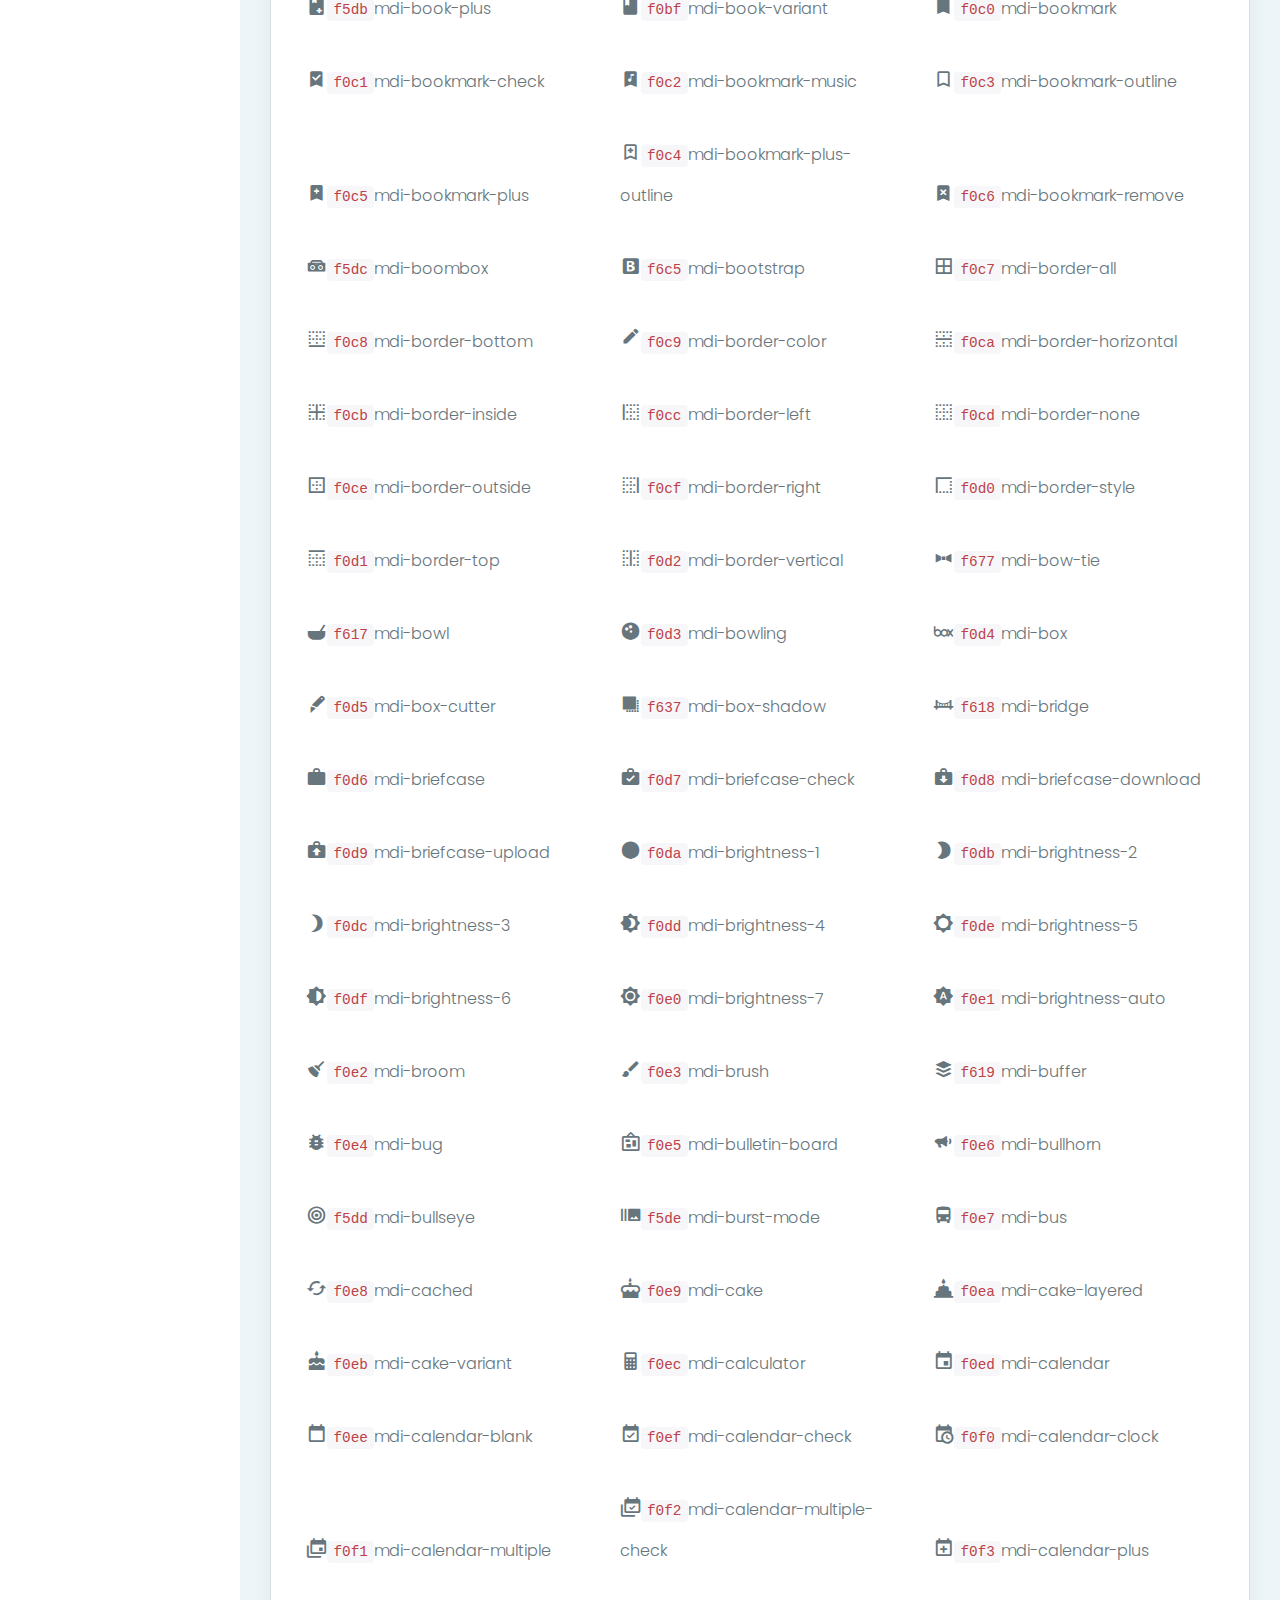
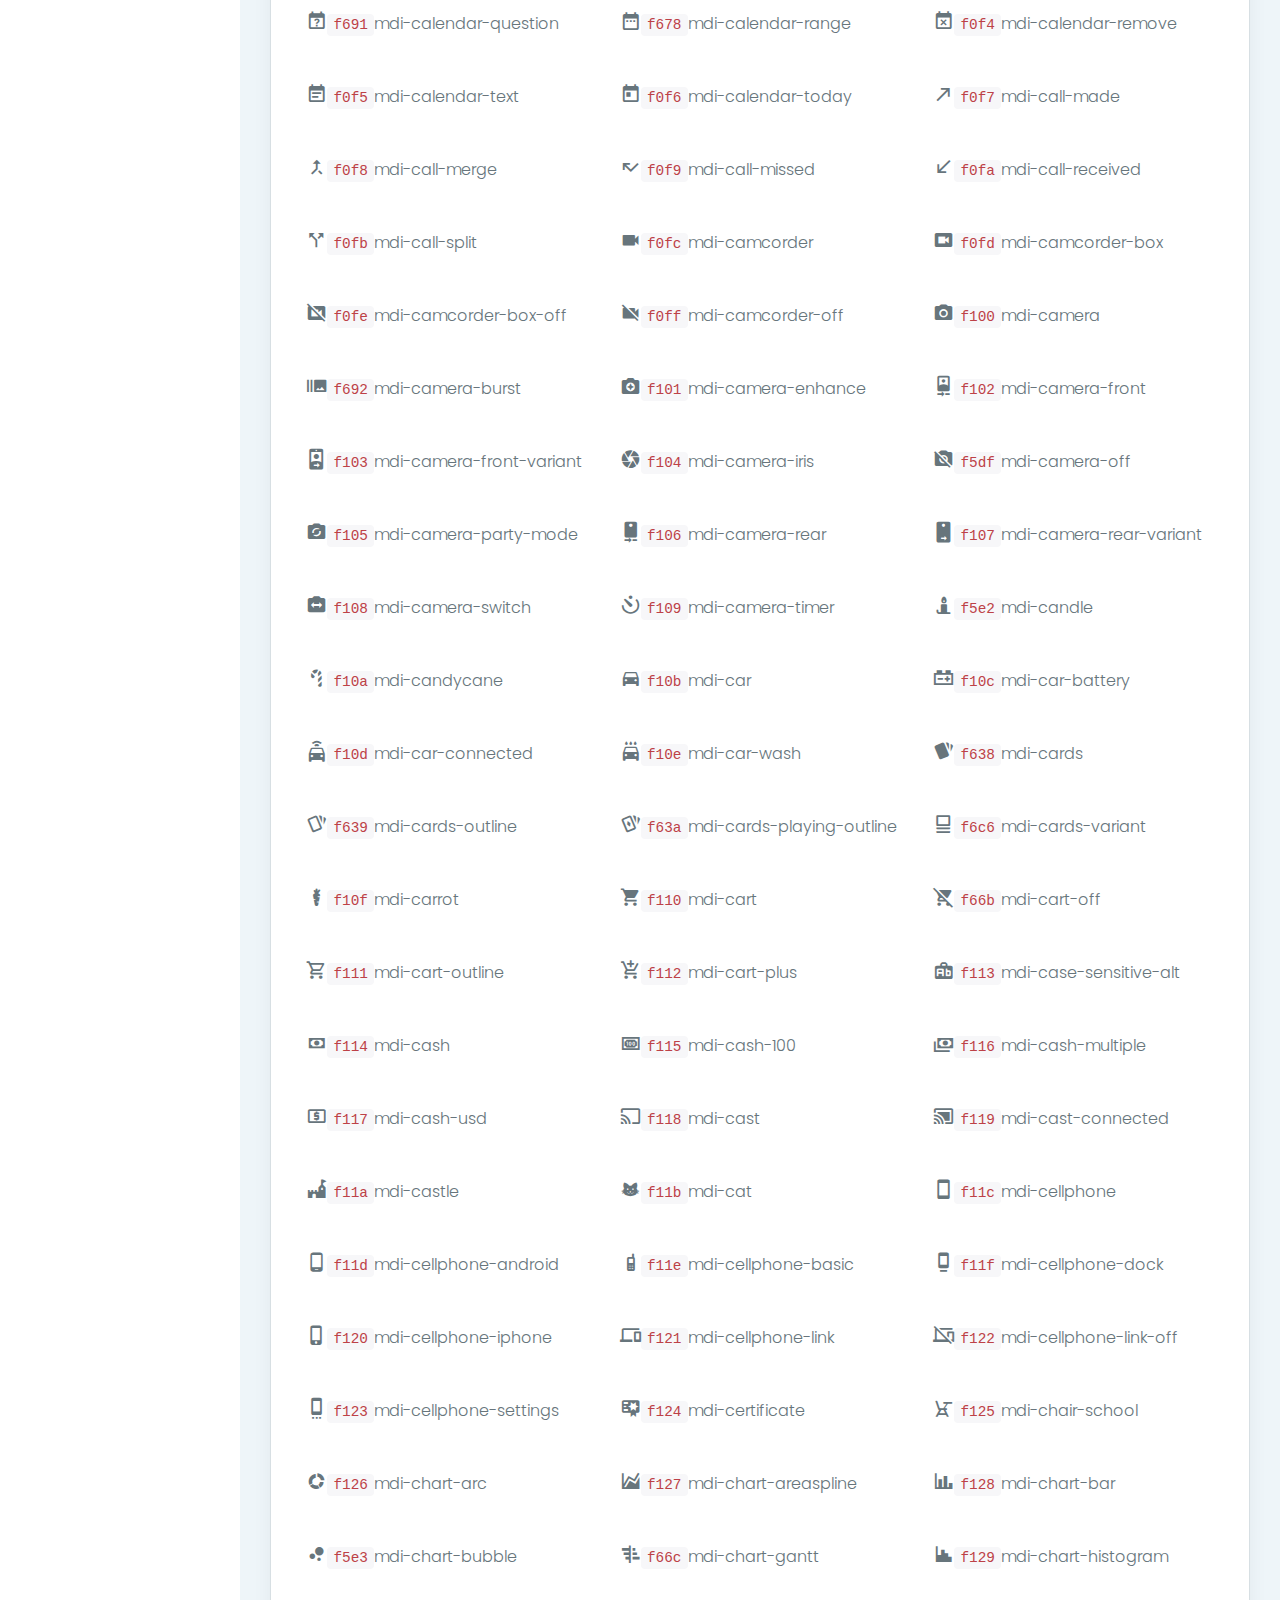
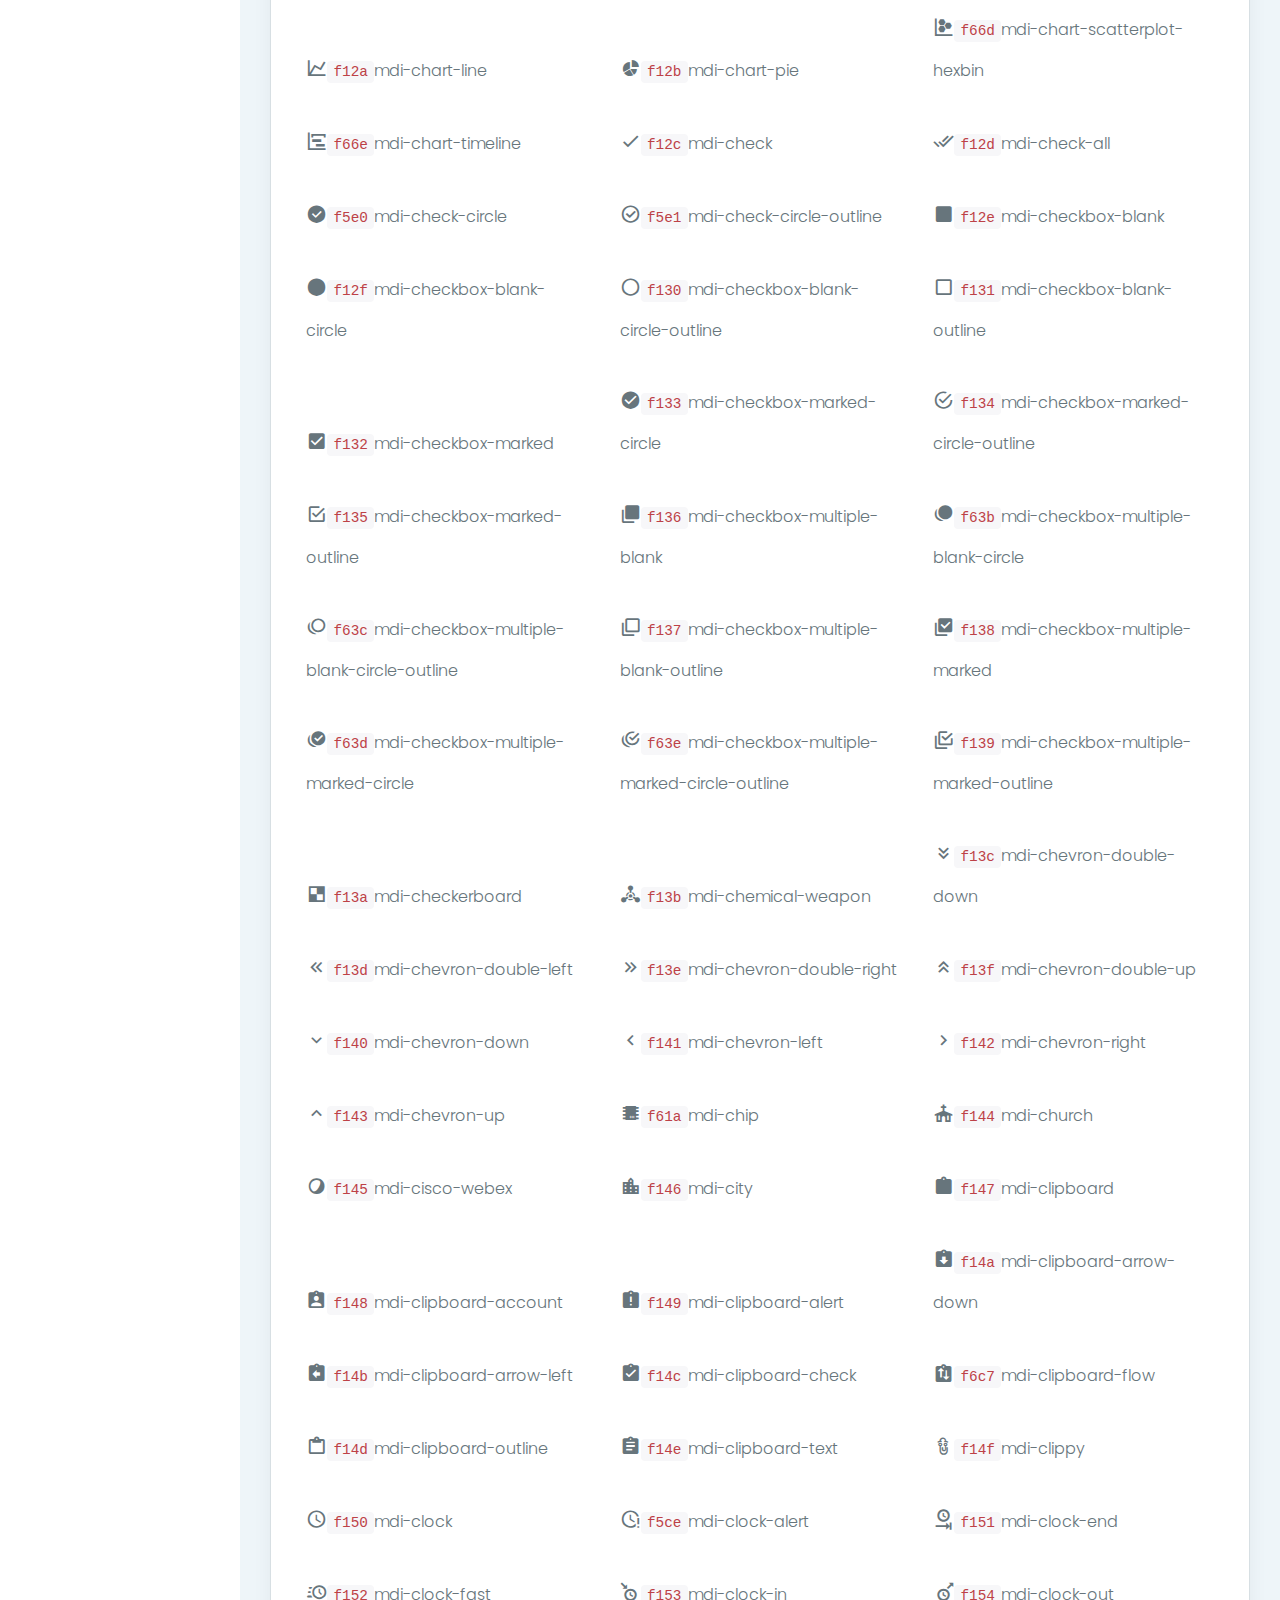
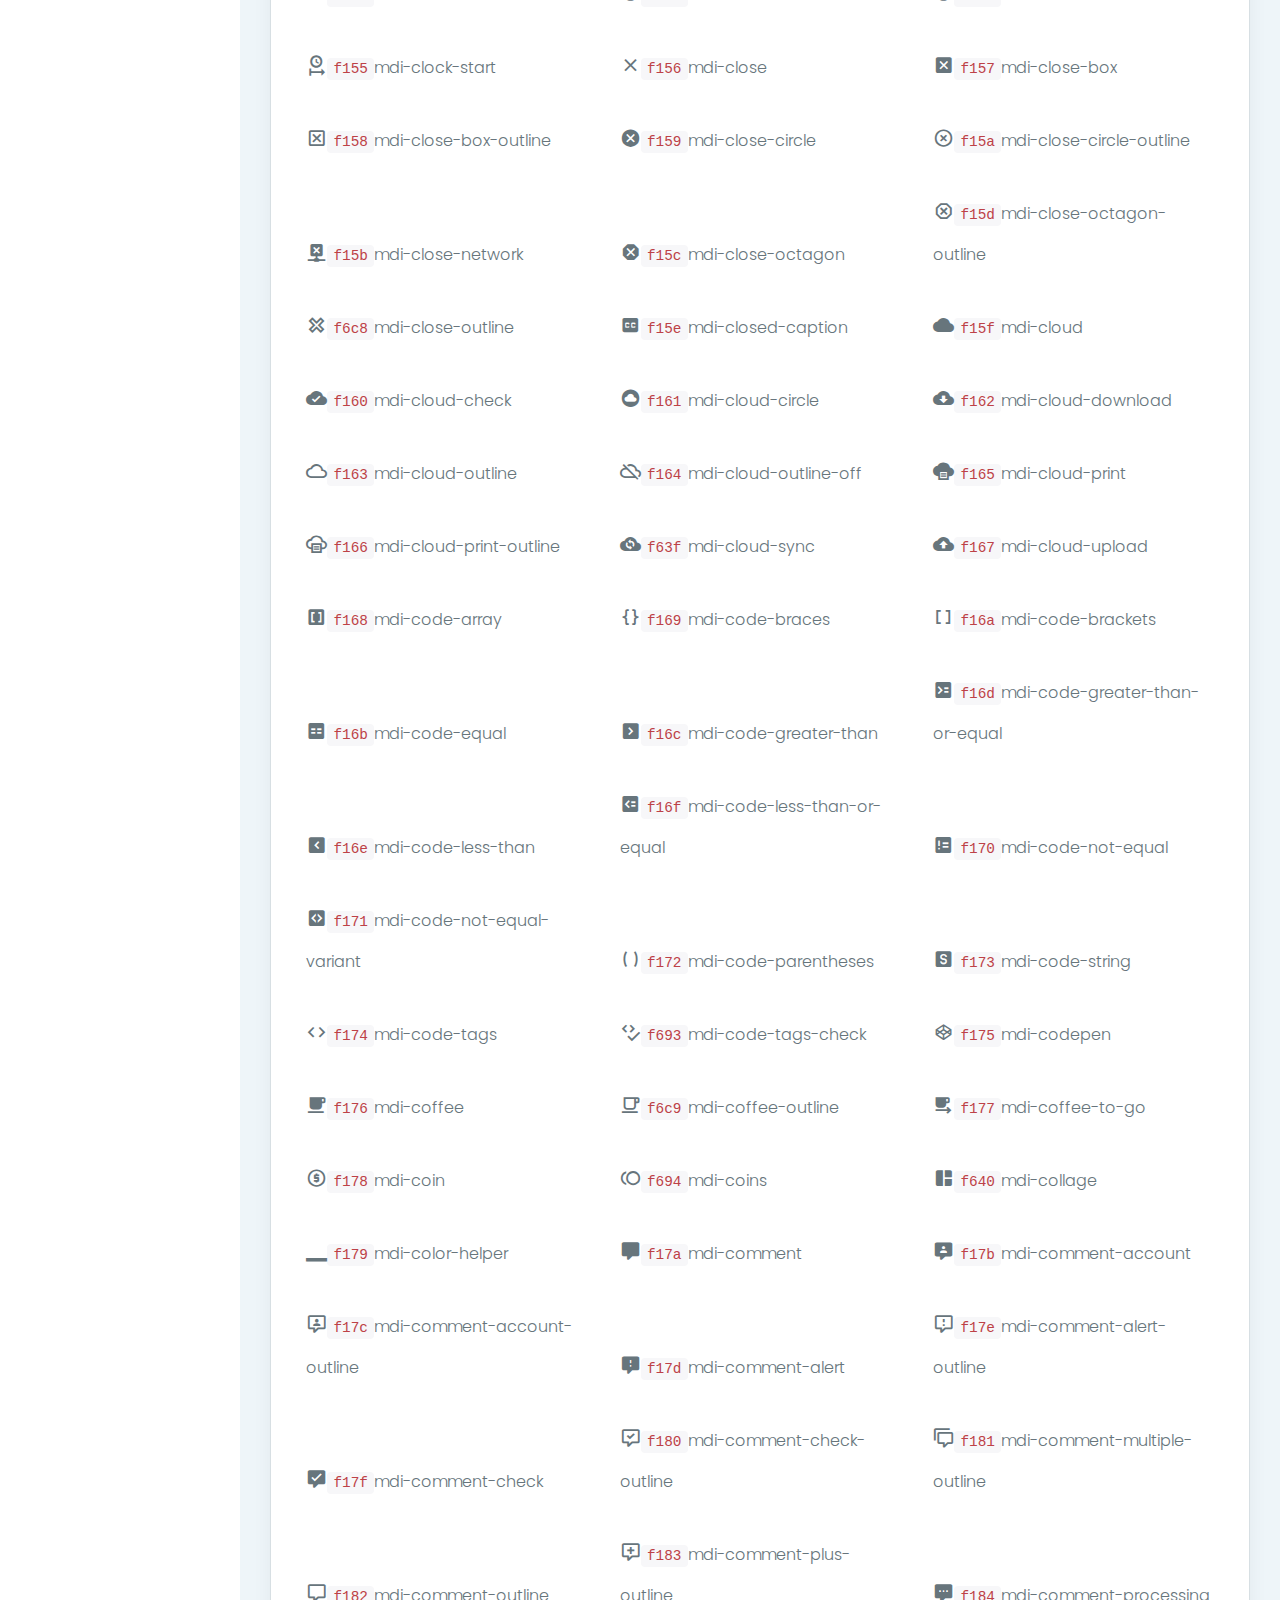
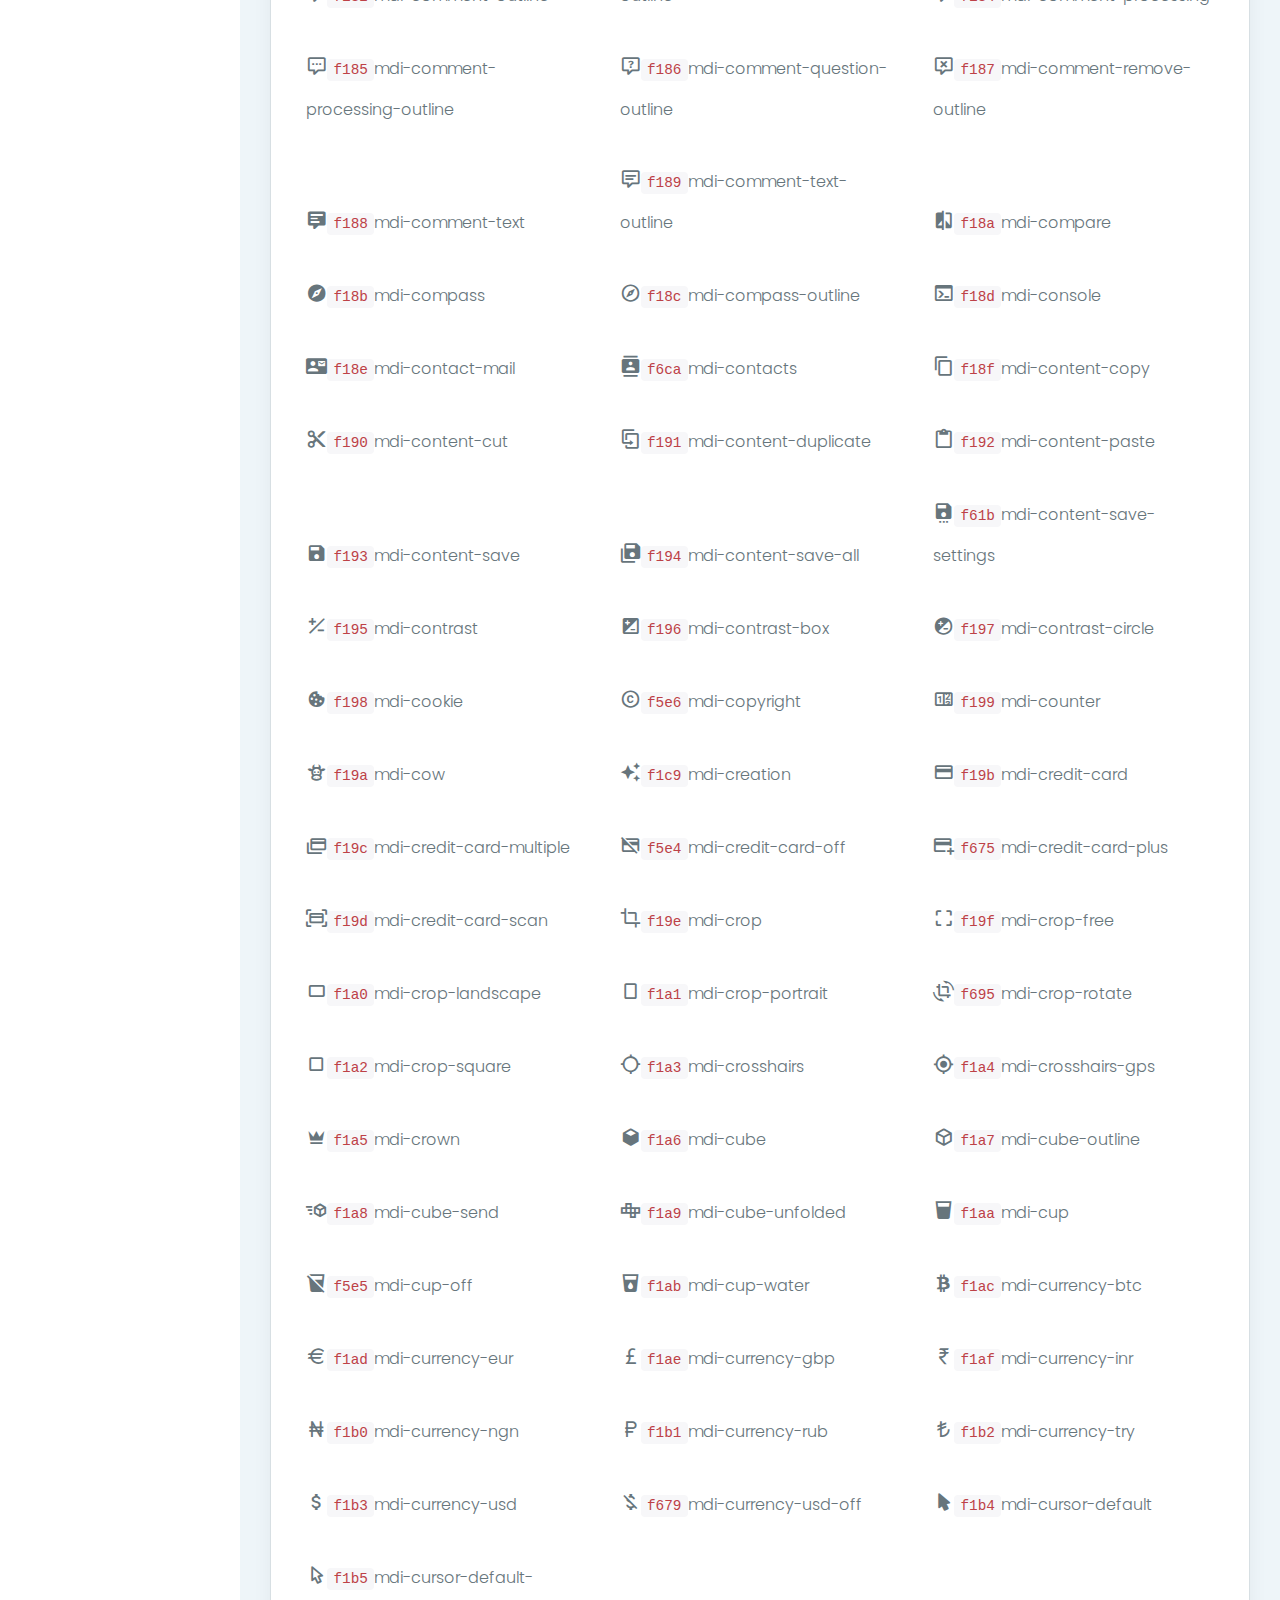
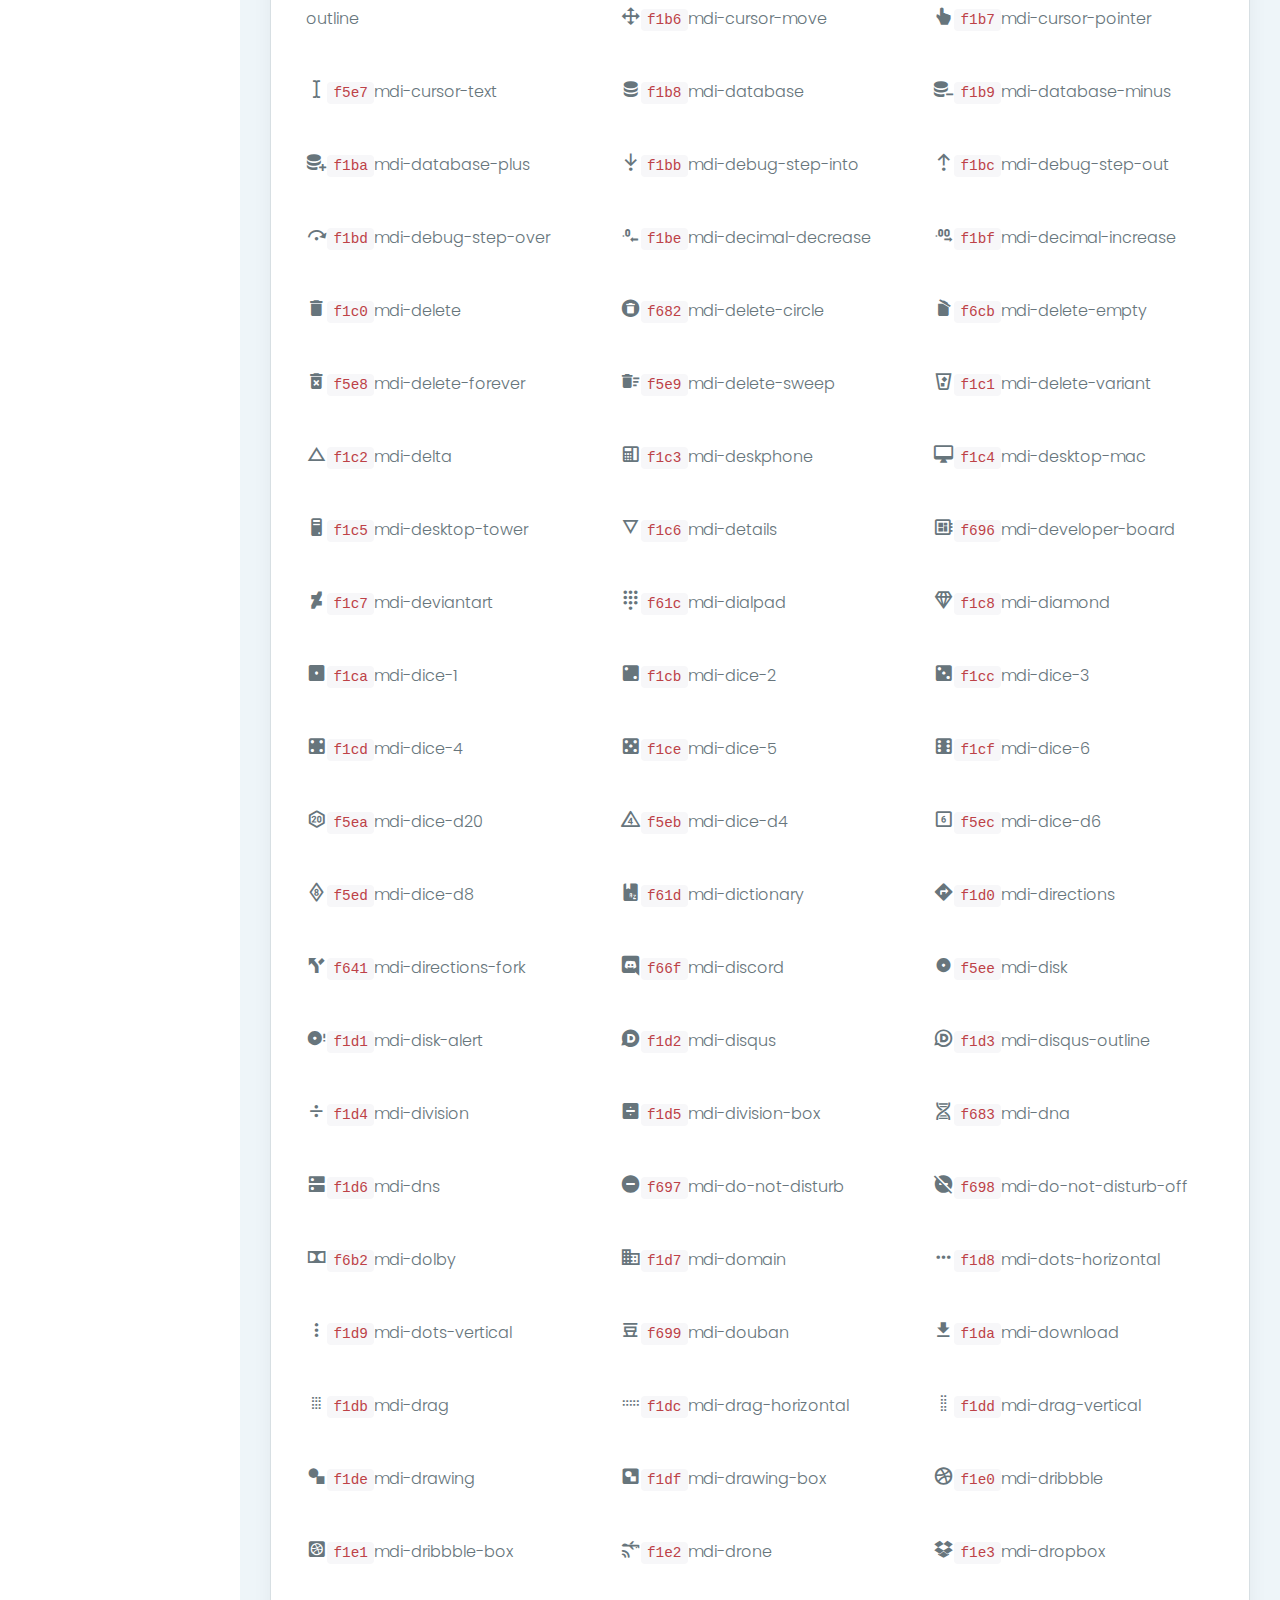
<file: front/icon-material.html>
<!DOCTYPE html>
<html lang="en">

<head>
    <meta charset="utf-8">
    <meta http-equiv="X-UA-Compatible" content="IE=edge">
    <!-- Tell the browser to be responsive to screen width -->
    <meta name="viewport" content="width=device-width, initial-scale=1">
    <meta name="description" content="">
    <meta name="author" content="">
    <!-- Favicon icon -->
    <link rel="icon" type="image/png" sizes="16x16" href="assets/images/favicon.png">
    <title>Material Pro Admin Template - The Most Complete & Trusted Bootstrap 4 Admin Template</title>
    <!-- Bootstrap Core CSS -->
    <link href="assets/plugins/bootstrap/css/bootstrap.min.css" rel="stylesheet">
    <!-- Custom CSS -->
    <link href="css/style.css" rel="stylesheet">
    <!-- You can change the theme colors from here -->
    <link href="css/colors/blue.css" id="theme" rel="stylesheet">
    <!-- HTML5 Shim and Respond.js IE8 support of HTML5 elements and media queries -->
    <!-- WARNING: Respond.js doesn't work if you view the page via file:// -->
    <!--[if lt IE 9]>
    <script src="https://oss.maxcdn.com/libs/html5shiv/3.7.0/html5shiv.js"></script>
    <script src="https://oss.maxcdn.com/libs/respond.js/1.4.2/respond.min.js"></script>
<![endif]-->
</head>

<body class="fix-header fix-sidebar card-no-border">
    <!-- ============================================================== -->
    <!-- Preloader - style you can find in spinners.css -->
    <!-- ============================================================== -->
    <div class="preloader">
        <svg class="circular" viewBox="25 25 50 50">
            <circle class="path" cx="50" cy="50" r="20" fill="none" stroke-width="2" stroke-miterlimit="10" /> </svg>
    </div>
    <!-- ============================================================== -->
    <!-- Main wrapper - style you can find in pages.scss -->
    <!-- ============================================================== -->
    <div id="main-wrapper">
        <!-- ============================================================== -->
        <!-- Topbar header - style you can find in pages.scss -->
        <!-- ============================================================== -->
        <header class="topbar">
            <nav class="navbar top-navbar navbar-toggleable-sm navbar-light">
                <!-- ============================================================== -->
                <!-- Logo -->
                <!-- ============================================================== -->
                <div class="navbar-header">
                    <a class="navbar-brand" href="index.html">
                        <!-- Logo icon --><b>
                            <!--You can put here icon as well // <i class="wi wi-sunset"></i> //-->
                            
                            <!-- Light Logo icon -->
                            <img src="assets/images/logo-light-icon.png" alt="homepage" class="light-logo" />
                        </b>
                        <!--End Logo icon -->
                        <!-- Logo text --><span>
                         
                         <!-- Light Logo text -->    
                         <img src="assets/images/logo-light-text.png" class="light-logo" alt="homepage" /></span> </a>
                </div>
                <!-- ============================================================== -->
                <!-- End Logo -->
                <!-- ============================================================== -->
                <div class="navbar-collapse">
                    <!-- ============================================================== -->
                    <!-- toggle and nav items -->
                    <!-- ============================================================== -->
                    <ul class="navbar-nav mr-auto mt-md-0">
                        <!-- This is  -->
                        <li class="nav-item"> <a class="nav-link nav-toggler hidden-md-up text-muted waves-effect waves-dark" href="javascript:void(0)"><i class="mdi mdi-menu"></i></a> </li>
                        <!-- ============================================================== -->
                        <!-- Search -->
                        <!-- ============================================================== -->
                        <li class="nav-item hidden-sm-down search-box"> <a class="nav-link hidden-sm-down text-muted waves-effect waves-dark" href="javascript:void(0)"><i class="ti-search"></i></a>
                            <form class="app-search">
                                <input type="text" class="form-control" placeholder="Search & enter"> <a class="srh-btn"><i class="ti-close"></i></a> </form>
                        </li>
                    </ul>
                    <!-- ============================================================== -->
                    <!-- User profile and search -->
                    <!-- ============================================================== -->
                    <ul class="navbar-nav my-lg-0">
                        <!-- ============================================================== -->
                        <!-- Profile -->
                        <!-- ============================================================== -->
                        <li class="nav-item dropdown">
                            <a class="nav-link dropdown-toggle text-muted waves-effect waves-dark" href="" data-toggle="dropdown" aria-haspopup="true" aria-expanded="false"><img src="assets/images/users/1.jpg" alt="user" class="profile-pic m-r-10" />Markarn Doe</a>
                        </li>
                    </ul>
                </div>
            </nav>
        </header>
        <!-- ============================================================== -->
        <!-- End Topbar header -->
        <!-- ============================================================== -->
        <!-- ============================================================== -->
        <!-- Left Sidebar - style you can find in sidebar.scss  -->
        <!-- ============================================================== -->
        <aside class="left-sidebar">
            <!-- Sidebar scroll-->
            <div class="scroll-sidebar">
                <!-- Sidebar navigation-->
                <nav class="sidebar-nav">
                    <ul id="sidebarnav">
                        <li> <a class="waves-effect waves-dark" href="index.html" aria-expanded="false"><i class="mdi mdi-gauge"></i><span class="hide-menu">Dashboard</span></a>
                        </li>
                        <li> <a class="waves-effect waves-dark" href="pages-profile.html" aria-expanded="false"><i class="mdi mdi-account-check"></i><span class="hide-menu">Profile</span></a>
                        </li>
                        <li> <a class="waves-effect waves-dark" href="table-basic.html" aria-expanded="false"><i class="mdi mdi-table"></i><span class="hide-menu">Basic Table</span></a>
                        </li>
                        <li> <a class="waves-effect waves-dark" href="icon-material.html" aria-expanded="false"><i class="mdi mdi-emoticon"></i><span class="hide-menu">Icons</span></a>
                        </li>
                        <li> <a class="waves-effect waves-dark" href="map-google.html" aria-expanded="false"><i class="mdi mdi-earth"></i><span class="hide-menu">Google Map</span></a>
                        </li>
                        <li> <a class="waves-effect waves-dark" href="pages-blank.html" aria-expanded="false"><i class="mdi mdi-book-open-variant"></i><span class="hide-menu">Blank Page</span></a>
                        </li>
                        <li> <a class="waves-effect waves-dark" href="pages-error-404.html" aria-expanded="false"><i class="mdi mdi-help-circle"></i><span class="hide-menu">Error 404</span></a>
                        </li>
                    </ul>
                    <div class="text-center m-t-30">
                        <a href="https://themewagon.com/themes/material-bootstrap-4-free-admin-template/" class="btn waves-effect waves-light btn-warning hidden-md-down">Download Now</a>
                    </div>
                </nav>
                <!-- End Sidebar navigation -->
            </div>
            <!-- End Sidebar scroll-->
            <!-- Bottom points-->
            <div class="sidebar-footer">
                <!-- item--><a href="" class="link" data-toggle="tooltip" title="Settings"><i class="ti-settings"></i></a>
                <!-- item--><a href="" class="link" data-toggle="tooltip" title="Email"><i class="mdi mdi-gmail"></i></a>
                <!-- item--><a href="" class="link" data-toggle="tooltip" title="Logout"><i class="mdi mdi-power"></i></a> </div>
            <!-- End Bottom points-->
        </aside>
        <!-- ============================================================== -->
        <!-- End Left Sidebar - style you can find in sidebar.scss  -->
        <!-- ============================================================== -->
        <!-- ============================================================== -->
        <!-- Page wrapper  -->
        <!-- ============================================================== -->
        <div class="page-wrapper">
            <!-- ============================================================== -->
            <!-- Container fluid  -->
            <!-- ============================================================== -->
            <div class="container-fluid">
                <!-- ============================================================== -->
                <!-- Bread crumb and right sidebar toggle -->
                <!-- ============================================================== -->
                <div class="row page-titles">
                    <div class="col-md-5 col-8 align-self-center">
                        <h3 class="text-themecolor m-b-0 m-t-0">Material Icon</h3>
                        <ol class="breadcrumb">
                            <li class="breadcrumb-item"><a href="javascript:void(0)">Home</a></li>
                            <li class="breadcrumb-item active">Material Icon</li>
                        </ol>
                    </div>
                    <div class="col-md-7 col-4 align-self-center">
                        <a href="https://themewagon.com/themes/material-bootstrap-4-free-admin-template/" class="btn waves-effect waves-light btn-danger pull-right hidden-sm-down">Download Now</a>
                    </div>
                </div>
                <!-- ============================================================== -->
                <!-- End Bread crumb and right sidebar toggle -->
                <!-- ============================================================== -->
                <!-- ============================================================== -->
                <!-- Start Page Content -->
                <!-- ============================================================== -->
                <div class="row">
                    <div class="col-12">
                        <div class="card">
                            <div class="card-block">
                                <h4 class="card-title">Material Icons</h4>
                                <h6 class="card-subtitle">you can use any icon with class of <code>mid mid-</code>name of icon</h6>
                                <div class="material-icon-list-demo">
                                    <div class="icons" id="icons">
                                        <div><i class="mdi mdi-access-point"></i><code>f002</code><span>mdi-access-point</span></div>
                                        <div><i class="mdi mdi-access-point-network"></i><code>f003</code><span>mdi-access-point-network</span></div>
                                        <div><i class="mdi mdi-account"></i><code>f004</code><span>mdi-account</span></div>
                                        <div><i class="mdi mdi-account-alert"></i><code>f005</code><span>mdi-account-alert</span></div>
                                        <div><i class="mdi mdi-account-box"></i><code>f006</code><span>mdi-account-box</span></div>
                                        <div><i class="mdi mdi-account-box-outline"></i><code>f007</code><span>mdi-account-box-outline</span></div>
                                        <div><i class="mdi mdi-account-card-details"></i><code>f5d2</code><span>mdi-account-card-details</span></div>
                                        <div><i class="mdi mdi-account-check"></i><code>f008</code><span>mdi-account-check</span></div>
                                        <div><i class="mdi mdi-account-circle"></i><code>f009</code><span>mdi-account-circle</span></div>
                                        <div><i class="mdi mdi-account-convert"></i><code>f00a</code><span>mdi-account-convert</span></div>
                                        <div><i class="mdi mdi-account-edit"></i><code>f6bb</code><span>mdi-account-edit</span></div>
                                        <div><i class="mdi mdi-account-key"></i><code>f00b</code><span>mdi-account-key</span></div>
                                        <div><i class="mdi mdi-account-location"></i><code>f00c</code><span>mdi-account-location</span></div>
                                        <div><i class="mdi mdi-account-minus"></i><code>f00d</code><span>mdi-account-minus</span></div>
                                        <div><i class="mdi mdi-account-multiple"></i><code>f00e</code><span>mdi-account-multiple</span></div>
                                        <div><i class="mdi mdi-account-multiple-minus"></i><code>f5d3</code><span>mdi-account-multiple-minus</span></div>
                                        <div><i class="mdi mdi-account-multiple-outline"></i><code>f00f</code><span>mdi-account-multiple-outline</span></div>
                                        <div><i class="mdi mdi-account-multiple-plus"></i><code>f010</code><span>mdi-account-multiple-plus</span></div>
                                        <div><i class="mdi mdi-account-network"></i><code>f011</code><span>mdi-account-network</span></div>
                                        <div><i class="mdi mdi-account-off"></i><code>f012</code><span>mdi-account-off</span></div>
                                        <div><i class="mdi mdi-account-outline"></i><code>f013</code><span>mdi-account-outline</span></div>
                                        <div><i class="mdi mdi-account-plus"></i><code>f014</code><span>mdi-account-plus</span></div>
                                        <div><i class="mdi mdi-account-remove"></i><code>f015</code><span>mdi-account-remove</span></div>
                                        <div><i class="mdi mdi-account-search"></i><code>f016</code><span>mdi-account-search</span></div>
                                        <div><i class="mdi mdi-account-settings"></i><code>f630</code><span>mdi-account-settings</span></div>
                                        <div><i class="mdi mdi-account-settings-variant"></i><code>f631</code><span>mdi-account-settings-variant</span></div>
                                        <div><i class="mdi mdi-account-star"></i><code>f017</code><span>mdi-account-star</span></div>
                                        <div><i class="mdi mdi-account-star-variant"></i><code>f018</code><span>mdi-account-star-variant</span></div>
                                        <div><i class="mdi mdi-account-switch"></i><code>f019</code><span>mdi-account-switch</span></div>
                                        <div><i class="mdi mdi-adjust"></i><code>f01a</code><span>mdi-adjust</span></div>
                                        <div><i class="mdi mdi-air-conditioner"></i><code>f01b</code><span>mdi-air-conditioner</span></div>
                                        <div><i class="mdi mdi-airballoon"></i><code>f01c</code><span>mdi-airballoon</span></div>
                                        <div><i class="mdi mdi-airplane"></i><code>f01d</code><span>mdi-airplane</span></div>
                                        <div><i class="mdi mdi-airplane-landing"></i><code>f5d4</code><span>mdi-airplane-landing</span></div>
                                        <div><i class="mdi mdi-airplane-off"></i><code>f01e</code><span>mdi-airplane-off</span></div>
                                        <div><i class="mdi mdi-airplane-takeoff"></i><code>f5d5</code><span>mdi-airplane-takeoff</span></div>
                                        <div><i class="mdi mdi-airplay"></i><code>f01f</code><span>mdi-airplay</span></div>
                                        <div><i class="mdi mdi-alarm"></i><code>f020</code><span>mdi-alarm</span></div>
                                        <div><i class="mdi mdi-alarm-check"></i><code>f021</code><span>mdi-alarm-check</span></div>
                                        <div><i class="mdi mdi-alarm-multiple"></i><code>f022</code><span>mdi-alarm-multiple</span></div>
                                        <div><i class="mdi mdi-alarm-off"></i><code>f023</code><span>mdi-alarm-off</span></div>
                                        <div><i class="mdi mdi-alarm-plus"></i><code>f024</code><span>mdi-alarm-plus</span></div>
                                        <div><i class="mdi mdi-alarm-snooze"></i><code>f68d</code><span>mdi-alarm-snooze</span></div>
                                        <div><i class="mdi mdi-album"></i><code>f025</code><span>mdi-album</span></div>
                                        <div><i class="mdi mdi-alert"></i><code>f026</code><span>mdi-alert</span></div>
                                        <div><i class="mdi mdi-alert-box"></i><code>f027</code><span>mdi-alert-box</span></div>
                                        <div><i class="mdi mdi-alert-circle"></i><code>f028</code><span>mdi-alert-circle</span></div>
                                        <div><i class="mdi mdi-alert-circle-outline"></i><code>f5d6</code><span>mdi-alert-circle-outline</span></div>
                                        <div><i class="mdi mdi-alert-octagon"></i><code>f029</code><span>mdi-alert-octagon</span></div>
                                        <div><i class="mdi mdi-alert-octagram"></i><code>f6bc</code><span>mdi-alert-octagram</span></div>
                                        <div><i class="mdi mdi-alert-outline"></i><code>f02a</code><span>mdi-alert-outline</span></div>
                                        <div><i class="mdi mdi-all-inclusive"></i><code>f6bd</code><span>mdi-all-inclusive</span></div>
                                        <div><i class="mdi mdi-alpha"></i><code>f02b</code><span>mdi-alpha</span></div>
                                        <div><i class="mdi mdi-alphabetical"></i><code>f02c</code><span>mdi-alphabetical</span></div>
                                        <div><i class="mdi mdi-altimeter"></i><code>f5d7</code><span>mdi-altimeter</span></div>
                                        <div><i class="mdi mdi-amazon"></i><code>f02d</code><span>mdi-amazon</span></div>
                                        <div><i class="mdi mdi-amazon-clouddrive"></i><code>f02e</code><span>mdi-amazon-clouddrive</span></div>
                                        <div><i class="mdi mdi-ambulance"></i><code>f02f</code><span>mdi-ambulance</span></div>
                                        <div><i class="mdi mdi-amplifier"></i><code>f030</code><span>mdi-amplifier</span></div>
                                        <div><i class="mdi mdi-anchor"></i><code>f031</code><span>mdi-anchor</span></div>
                                        <div><i class="mdi mdi-android"></i><code>f032</code><span>mdi-android</span></div>
                                        <div><i class="mdi mdi-android-debug-bridge"></i><code>f033</code><span>mdi-android-debug-bridge</span></div>
                                        <div><i class="mdi mdi-android-studio"></i><code>f034</code><span>mdi-android-studio</span></div>
                                        <div><i class="mdi mdi-angular"></i><code>f6b1</code><span>mdi-angular</span></div>
                                        <div><i class="mdi mdi-angularjs"></i><code>f6be</code><span>mdi-angularjs</span></div>
                                        <div><i class="mdi mdi-animation"></i><code>f5d8</code><span>mdi-animation</span></div>
                                        <div><i class="mdi mdi-apple"></i><code>f035</code><span>mdi-apple</span></div>
                                        <div><i class="mdi mdi-apple-finder"></i><code>f036</code><span>mdi-apple-finder</span></div>
                                        <div><i class="mdi mdi-apple-ios"></i><code>f037</code><span>mdi-apple-ios</span></div>
                                        <div><i class="mdi mdi-apple-keyboard-caps"></i><code>f632</code><span>mdi-apple-keyboard-caps</span></div>
                                        <div><i class="mdi mdi-apple-keyboard-command"></i><code>f633</code><span>mdi-apple-keyboard-command</span></div>
                                        <div><i class="mdi mdi-apple-keyboard-control"></i><code>f634</code><span>mdi-apple-keyboard-control</span></div>
                                        <div><i class="mdi mdi-apple-keyboard-option"></i><code>f635</code><span>mdi-apple-keyboard-option</span></div>
                                        <div><i class="mdi mdi-apple-keyboard-shift"></i><code>f636</code><span>mdi-apple-keyboard-shift</span></div>
                                        <div><i class="mdi mdi-apple-mobileme"></i><code>f038</code><span>mdi-apple-mobileme</span></div>
                                        <div><i class="mdi mdi-apple-safari"></i><code>f039</code><span>mdi-apple-safari</span></div>
                                        <div><i class="mdi mdi-application"></i><code>f614</code><span>mdi-application</span></div>
                                        <div><i class="mdi mdi-apps"></i><code>f03b</code><span>mdi-apps</span></div>
                                        <div><i class="mdi mdi-archive"></i><code>f03c</code><span>mdi-archive</span></div>
                                        <div><i class="mdi mdi-arrange-bring-forward"></i><code>f03d</code><span>mdi-arrange-bring-forward</span></div>
                                        <div><i class="mdi mdi-arrange-bring-to-front"></i><code>f03e</code><span>mdi-arrange-bring-to-front</span></div>
                                        <div><i class="mdi mdi-arrange-send-backward"></i><code>f03f</code><span>mdi-arrange-send-backward</span></div>
                                        <div><i class="mdi mdi-arrange-send-to-back"></i><code>f040</code><span>mdi-arrange-send-to-back</span></div>
                                        <div><i class="mdi mdi-arrow-all"></i><code>f041</code><span>mdi-arrow-all</span></div>
                                        <div><i class="mdi mdi-arrow-bottom-left"></i><code>f042</code><span>mdi-arrow-bottom-left</span></div>
                                        <div><i class="mdi mdi-arrow-bottom-right"></i><code>f043</code><span>mdi-arrow-bottom-right</span></div>
                                        <div><i class="mdi mdi-arrow-compress"></i><code>f615</code><span>mdi-arrow-compress</span></div>
                                        <div><i class="mdi mdi-arrow-compress-all"></i><code>f044</code><span>mdi-arrow-compress-all</span></div>
                                        <div><i class="mdi mdi-arrow-down"></i><code>f045</code><span>mdi-arrow-down</span></div>
                                        <div><i class="mdi mdi-arrow-down-bold"></i><code>f046</code><span>mdi-arrow-down-bold</span></div>
                                        <div><i class="mdi mdi-arrow-down-bold-circle"></i><code>f047</code><span>mdi-arrow-down-bold-circle</span></div>
                                        <div><i class="mdi mdi-arrow-down-bold-circle-outline"></i><code>f048</code><span>mdi-arrow-down-bold-circle-outline</span></div>
                                        <div><i class="mdi mdi-arrow-down-bold-hexagon-outline"></i><code>f049</code><span>mdi-arrow-down-bold-hexagon-outline</span></div>
                                        <div><i class="mdi mdi-arrow-down-box"></i><code>f6bf</code><span>mdi-arrow-down-box</span></div>
                                        <div><i class="mdi mdi-arrow-down-drop-circle"></i><code>f04a</code><span>mdi-arrow-down-drop-circle</span></div>
                                        <div><i class="mdi mdi-arrow-down-drop-circle-outline"></i><code>f04b</code><span>mdi-arrow-down-drop-circle-outline</span></div>
                                        <div><i class="mdi mdi-arrow-expand"></i><code>f616</code><span>mdi-arrow-expand</span></div>
                                        <div><i class="mdi mdi-arrow-expand-all"></i><code>f04c</code><span>mdi-arrow-expand-all</span></div>
                                        <div><i class="mdi mdi-arrow-left"></i><code>f04d</code><span>mdi-arrow-left</span></div>
                                        <div><i class="mdi mdi-arrow-left-bold"></i><code>f04e</code><span>mdi-arrow-left-bold</span></div>
                                        <div><i class="mdi mdi-arrow-left-bold-circle"></i><code>f04f</code><span>mdi-arrow-left-bold-circle</span></div>
                                        <div><i class="mdi mdi-arrow-left-bold-circle-outline"></i><code>f050</code><span>mdi-arrow-left-bold-circle-outline</span></div>
                                        <div><i class="mdi mdi-arrow-left-bold-hexagon-outline"></i><code>f051</code><span>mdi-arrow-left-bold-hexagon-outline</span></div>
                                        <div><i class="mdi mdi-arrow-left-box"></i><code>f6c0</code><span>mdi-arrow-left-box</span></div>
                                        <div><i class="mdi mdi-arrow-left-drop-circle"></i><code>f052</code><span>mdi-arrow-left-drop-circle</span></div>
                                        <div><i class="mdi mdi-arrow-left-drop-circle-outline"></i><code>f053</code><span>mdi-arrow-left-drop-circle-outline</span></div>
                                        <div><i class="mdi mdi-arrow-right"></i><code>f054</code><span>mdi-arrow-right</span></div>
                                        <div><i class="mdi mdi-arrow-right-bold"></i><code>f055</code><span>mdi-arrow-right-bold</span></div>
                                        <div><i class="mdi mdi-arrow-right-bold-circle"></i><code>f056</code><span>mdi-arrow-right-bold-circle</span></div>
                                        <div><i class="mdi mdi-arrow-right-bold-circle-outline"></i><code>f057</code><span>mdi-arrow-right-bold-circle-outline</span></div>
                                        <div><i class="mdi mdi-arrow-right-bold-hexagon-outline"></i><code>f058</code><span>mdi-arrow-right-bold-hexagon-outline</span></div>
                                        <div><i class="mdi mdi-arrow-right-box"></i><code>f6c1</code><span>mdi-arrow-right-box</span></div>
                                        <div><i class="mdi mdi-arrow-right-drop-circle"></i><code>f059</code><span>mdi-arrow-right-drop-circle</span></div>
                                        <div><i class="mdi mdi-arrow-right-drop-circle-outline"></i><code>f05a</code><span>mdi-arrow-right-drop-circle-outline</span></div>
                                        <div><i class="mdi mdi-arrow-top-left"></i><code>f05b</code><span>mdi-arrow-top-left</span></div>
                                        <div><i class="mdi mdi-arrow-top-right"></i><code>f05c</code><span>mdi-arrow-top-right</span></div>
                                        <div><i class="mdi mdi-arrow-up"></i><code>f05d</code><span>mdi-arrow-up</span></div>
                                        <div><i class="mdi mdi-arrow-up-bold"></i><code>f05e</code><span>mdi-arrow-up-bold</span></div>
                                        <div><i class="mdi mdi-arrow-up-bold-circle"></i><code>f05f</code><span>mdi-arrow-up-bold-circle</span></div>
                                        <div><i class="mdi mdi-arrow-up-bold-circle-outline"></i><code>f060</code><span>mdi-arrow-up-bold-circle-outline</span></div>
                                        <div><i class="mdi mdi-arrow-up-bold-hexagon-outline"></i><code>f061</code><span>mdi-arrow-up-bold-hexagon-outline</span></div>
                                        <div><i class="mdi mdi-arrow-up-box"></i><code>f6c2</code><span>mdi-arrow-up-box</span></div>
                                        <div><i class="mdi mdi-arrow-up-drop-circle"></i><code>f062</code><span>mdi-arrow-up-drop-circle</span></div>
                                        <div><i class="mdi mdi-arrow-up-drop-circle-outline"></i><code>f063</code><span>mdi-arrow-up-drop-circle-outline</span></div>
                                        <div><i class="mdi mdi-assistant"></i><code>f064</code><span>mdi-assistant</span></div>
                                        <div><i class="mdi mdi-asterisk"></i><code>f6c3</code><span>mdi-asterisk</span></div>
                                        <div><i class="mdi mdi-at"></i><code>f065</code><span>mdi-at</span></div>
                                        <div><i class="mdi mdi-attachment"></i><code>f066</code><span>mdi-attachment</span></div>
                                        <div><i class="mdi mdi-audiobook"></i><code>f067</code><span>mdi-audiobook</span></div>
                                        <div><i class="mdi mdi-auto-fix"></i><code>f068</code><span>mdi-auto-fix</span></div>
                                        <div><i class="mdi mdi-auto-upload"></i><code>f069</code><span>mdi-auto-upload</span></div>
                                        <div><i class="mdi mdi-autorenew"></i><code>f06a</code><span>mdi-autorenew</span></div>
                                        <div><i class="mdi mdi-av-timer"></i><code>f06b</code><span>mdi-av-timer</span></div>
                                        <div><i class="mdi mdi-baby"></i><code>f06c</code><span>mdi-baby</span></div>
                                        <div><i class="mdi mdi-baby-buggy"></i><code>f68e</code><span>mdi-baby-buggy</span></div>
                                        <div><i class="mdi mdi-backburger"></i><code>f06d</code><span>mdi-backburger</span></div>
                                        <div><i class="mdi mdi-backspace"></i><code>f06e</code><span>mdi-backspace</span></div>
                                        <div><i class="mdi mdi-backup-restore"></i><code>f06f</code><span>mdi-backup-restore</span></div>
                                        <div><i class="mdi mdi-bandcamp"></i><code>f674</code><span>mdi-bandcamp</span></div>
                                        <div><i class="mdi mdi-bank"></i><code>f070</code><span>mdi-bank</span></div>
                                        <div><i class="mdi mdi-barcode"></i><code>f071</code><span>mdi-barcode</span></div>
                                        <div><i class="mdi mdi-barcode-scan"></i><code>f072</code><span>mdi-barcode-scan</span></div>
                                        <div><i class="mdi mdi-barley"></i><code>f073</code><span>mdi-barley</span></div>
                                        <div><i class="mdi mdi-barrel"></i><code>f074</code><span>mdi-barrel</span></div>
                                        <div><i class="mdi mdi-basecamp"></i><code>f075</code><span>mdi-basecamp</span></div>
                                        <div><i class="mdi mdi-basket"></i><code>f076</code><span>mdi-basket</span></div>
                                        <div><i class="mdi mdi-basket-fill"></i><code>f077</code><span>mdi-basket-fill</span></div>
                                        <div><i class="mdi mdi-basket-unfill"></i><code>f078</code><span>mdi-basket-unfill</span></div>
                                        <div><i class="mdi mdi-battery"></i><code>f079</code><span>mdi-battery</span></div>
                                        <div><i class="mdi mdi-battery-10"></i><code>f07a</code><span>mdi-battery-10</span></div>
                                        <div><i class="mdi mdi-battery-20"></i><code>f07b</code><span>mdi-battery-20</span></div>
                                        <div><i class="mdi mdi-battery-30"></i><code>f07c</code><span>mdi-battery-30</span></div>
                                        <div><i class="mdi mdi-battery-40"></i><code>f07d</code><span>mdi-battery-40</span></div>
                                        <div><i class="mdi mdi-battery-50"></i><code>f07e</code><span>mdi-battery-50</span></div>
                                        <div><i class="mdi mdi-battery-60"></i><code>f07f</code><span>mdi-battery-60</span></div>
                                        <div><i class="mdi mdi-battery-70"></i><code>f080</code><span>mdi-battery-70</span></div>
                                        <div><i class="mdi mdi-battery-80"></i><code>f081</code><span>mdi-battery-80</span></div>
                                        <div><i class="mdi mdi-battery-90"></i><code>f082</code><span>mdi-battery-90</span></div>
                                        <div><i class="mdi mdi-battery-alert"></i><code>f083</code><span>mdi-battery-alert</span></div>
                                        <div><i class="mdi mdi-battery-charging"></i><code>f084</code><span>mdi-battery-charging</span></div>
                                        <div><i class="mdi mdi-battery-charging-100"></i><code>f085</code><span>mdi-battery-charging-100</span></div>
                                        <div><i class="mdi mdi-battery-charging-20"></i><code>f086</code><span>mdi-battery-charging-20</span></div>
                                        <div><i class="mdi mdi-battery-charging-30"></i><code>f087</code><span>mdi-battery-charging-30</span></div>
                                        <div><i class="mdi mdi-battery-charging-40"></i><code>f088</code><span>mdi-battery-charging-40</span></div>
                                        <div><i class="mdi mdi-battery-charging-60"></i><code>f089</code><span>mdi-battery-charging-60</span></div>
                                        <div><i class="mdi mdi-battery-charging-80"></i><code>f08a</code><span>mdi-battery-charging-80</span></div>
                                        <div><i class="mdi mdi-battery-charging-90"></i><code>f08b</code><span>mdi-battery-charging-90</span></div>
                                        <div><i class="mdi mdi-battery-minus"></i><code>f08c</code><span>mdi-battery-minus</span></div>
                                        <div><i class="mdi mdi-battery-negative"></i><code>f08d</code><span>mdi-battery-negative</span></div>
                                        <div><i class="mdi mdi-battery-outline"></i><code>f08e</code><span>mdi-battery-outline</span></div>
                                        <div><i class="mdi mdi-battery-plus"></i><code>f08f</code><span>mdi-battery-plus</span></div>
                                        <div><i class="mdi mdi-battery-positive"></i><code>f090</code><span>mdi-battery-positive</span></div>
                                        <div><i class="mdi mdi-battery-unknown"></i><code>f091</code><span>mdi-battery-unknown</span></div>
                                        <div><i class="mdi mdi-beach"></i><code>f092</code><span>mdi-beach</span></div>
                                        <div><i class="mdi mdi-beaker"></i><code>f68f</code><span>mdi-beaker</span></div>
                                        <div><i class="mdi mdi-beats"></i><code>f097</code><span>mdi-beats</span></div>
                                        <div><i class="mdi mdi-beer"></i><code>f098</code><span>mdi-beer</span></div>
                                        <div><i class="mdi mdi-behance"></i><code>f099</code><span>mdi-behance</span></div>
                                        <div><i class="mdi mdi-bell"></i><code>f09a</code><span>mdi-bell</span></div>
                                        <div><i class="mdi mdi-bell-off"></i><code>f09b</code><span>mdi-bell-off</span></div>
                                        <div><i class="mdi mdi-bell-outline"></i><code>f09c</code><span>mdi-bell-outline</span></div>
                                        <div><i class="mdi mdi-bell-plus"></i><code>f09d</code><span>mdi-bell-plus</span></div>
                                        <div><i class="mdi mdi-bell-ring"></i><code>f09e</code><span>mdi-bell-ring</span></div>
                                        <div><i class="mdi mdi-bell-ring-outline"></i><code>f09f</code><span>mdi-bell-ring-outline</span></div>
                                        <div><i class="mdi mdi-bell-sleep"></i><code>f0a0</code><span>mdi-bell-sleep</span></div>
                                        <div><i class="mdi mdi-beta"></i><code>f0a1</code><span>mdi-beta</span></div>
                                        <div><i class="mdi mdi-bible"></i><code>f0a2</code><span>mdi-bible</span></div>
                                        <div><i class="mdi mdi-bike"></i><code>f0a3</code><span>mdi-bike</span></div>
                                        <div><i class="mdi mdi-bing"></i><code>f0a4</code><span>mdi-bing</span></div>
                                        <div><i class="mdi mdi-binoculars"></i><code>f0a5</code><span>mdi-binoculars</span></div>
                                        <div><i class="mdi mdi-bio"></i><code>f0a6</code><span>mdi-bio</span></div>
                                        <div><i class="mdi mdi-biohazard"></i><code>f0a7</code><span>mdi-biohazard</span></div>
                                        <div><i class="mdi mdi-bitbucket"></i><code>f0a8</code><span>mdi-bitbucket</span></div>
                                        <div><i class="mdi mdi-black-mesa"></i><code>f0a9</code><span>mdi-black-mesa</span></div>
                                        <div><i class="mdi mdi-blackberry"></i><code>f0aa</code><span>mdi-blackberry</span></div>
                                        <div><i class="mdi mdi-blender"></i><code>f0ab</code><span>mdi-blender</span></div>
                                        <div><i class="mdi mdi-blinds"></i><code>f0ac</code><span>mdi-blinds</span></div>
                                        <div><i class="mdi mdi-block-helper"></i><code>f0ad</code><span>mdi-block-helper</span></div>
                                        <div><i class="mdi mdi-blogger"></i><code>f0ae</code><span>mdi-blogger</span></div>
                                        <div><i class="mdi mdi-bluetooth"></i><code>f0af</code><span>mdi-bluetooth</span></div>
                                        <div><i class="mdi mdi-bluetooth-audio"></i><code>f0b0</code><span>mdi-bluetooth-audio</span></div>
                                        <div><i class="mdi mdi-bluetooth-connect"></i><code>f0b1</code><span>mdi-bluetooth-connect</span></div>
                                        <div><i class="mdi mdi-bluetooth-off"></i><code>f0b2</code><span>mdi-bluetooth-off</span></div>
                                        <div><i class="mdi mdi-bluetooth-settings"></i><code>f0b3</code><span>mdi-bluetooth-settings</span></div>
                                        <div><i class="mdi mdi-bluetooth-transfer"></i><code>f0b4</code><span>mdi-bluetooth-transfer</span></div>
                                        <div><i class="mdi mdi-blur"></i><code>f0b5</code><span>mdi-blur</span></div>
                                        <div><i class="mdi mdi-blur-linear"></i><code>f0b6</code><span>mdi-blur-linear</span></div>
                                        <div><i class="mdi mdi-blur-off"></i><code>f0b7</code><span>mdi-blur-off</span></div>
                                        <div><i class="mdi mdi-blur-radial"></i><code>f0b8</code><span>mdi-blur-radial</span></div>
                                        <div><i class="mdi mdi-bomb"></i><code>f690</code><span>mdi-bomb</span></div>
                                        <div><i class="mdi mdi-bomb-off"></i><code>f6c4</code><span>mdi-bomb-off</span></div>
                                        <div><i class="mdi mdi-bone"></i><code>f0b9</code><span>mdi-bone</span></div>
                                        <div><i class="mdi mdi-book"></i><code>f0ba</code><span>mdi-book</span></div>
                                        <div><i class="mdi mdi-book-minus"></i><code>f5d9</code><span>mdi-book-minus</span></div>
                                        <div><i class="mdi mdi-book-multiple"></i><code>f0bb</code><span>mdi-book-multiple</span></div>
                                        <div><i class="mdi mdi-book-multiple-variant"></i><code>f0bc</code><span>mdi-book-multiple-variant</span></div>
                                        <div><i class="mdi mdi-book-open"></i><code>f0bd</code><span>mdi-book-open</span></div>
                                        <div><i class="mdi mdi-book-open-page-variant"></i><code>f5da</code><span>mdi-book-open-page-variant</span></div>
                                        <div><i class="mdi mdi-book-open-variant"></i><code>f0be</code><span>mdi-book-open-variant</span></div>
                                        <div><i class="mdi mdi-book-plus"></i><code>f5db</code><span>mdi-book-plus</span></div>
                                        <div><i class="mdi mdi-book-variant"></i><code>f0bf</code><span>mdi-book-variant</span></div>
                                        <div><i class="mdi mdi-bookmark"></i><code>f0c0</code><span>mdi-bookmark</span></div>
                                        <div><i class="mdi mdi-bookmark-check"></i><code>f0c1</code><span>mdi-bookmark-check</span></div>
                                        <div><i class="mdi mdi-bookmark-music"></i><code>f0c2</code><span>mdi-bookmark-music</span></div>
                                        <div><i class="mdi mdi-bookmark-outline"></i><code>f0c3</code><span>mdi-bookmark-outline</span></div>
                                        <div><i class="mdi mdi-bookmark-plus"></i><code>f0c5</code><span>mdi-bookmark-plus</span></div>
                                        <div><i class="mdi mdi-bookmark-plus-outline"></i><code>f0c4</code><span>mdi-bookmark-plus-outline</span></div>
                                        <div><i class="mdi mdi-bookmark-remove"></i><code>f0c6</code><span>mdi-bookmark-remove</span></div>
                                        <div><i class="mdi mdi-boombox"></i><code>f5dc</code><span>mdi-boombox</span></div>
                                        <div><i class="mdi mdi-bootstrap"></i><code>f6c5</code><span>mdi-bootstrap</span></div>
                                        <div><i class="mdi mdi-border-all"></i><code>f0c7</code><span>mdi-border-all</span></div>
                                        <div><i class="mdi mdi-border-bottom"></i><code>f0c8</code><span>mdi-border-bottom</span></div>
                                        <div><i class="mdi mdi-border-color"></i><code>f0c9</code><span>mdi-border-color</span></div>
                                        <div><i class="mdi mdi-border-horizontal"></i><code>f0ca</code><span>mdi-border-horizontal</span></div>
                                        <div><i class="mdi mdi-border-inside"></i><code>f0cb</code><span>mdi-border-inside</span></div>
                                        <div><i class="mdi mdi-border-left"></i><code>f0cc</code><span>mdi-border-left</span></div>
                                        <div><i class="mdi mdi-border-none"></i><code>f0cd</code><span>mdi-border-none</span></div>
                                        <div><i class="mdi mdi-border-outside"></i><code>f0ce</code><span>mdi-border-outside</span></div>
                                        <div><i class="mdi mdi-border-right"></i><code>f0cf</code><span>mdi-border-right</span></div>
                                        <div><i class="mdi mdi-border-style"></i><code>f0d0</code><span>mdi-border-style</span></div>
                                        <div><i class="mdi mdi-border-top"></i><code>f0d1</code><span>mdi-border-top</span></div>
                                        <div><i class="mdi mdi-border-vertical"></i><code>f0d2</code><span>mdi-border-vertical</span></div>
                                        <div><i class="mdi mdi-bow-tie"></i><code>f677</code><span>mdi-bow-tie</span></div>
                                        <div><i class="mdi mdi-bowl"></i><code>f617</code><span>mdi-bowl</span></div>
                                        <div><i class="mdi mdi-bowling"></i><code>f0d3</code><span>mdi-bowling</span></div>
                                        <div><i class="mdi mdi-box"></i><code>f0d4</code><span>mdi-box</span></div>
                                        <div><i class="mdi mdi-box-cutter"></i><code>f0d5</code><span>mdi-box-cutter</span></div>
                                        <div><i class="mdi mdi-box-shadow"></i><code>f637</code><span>mdi-box-shadow</span></div>
                                        <div><i class="mdi mdi-bridge"></i><code>f618</code><span>mdi-bridge</span></div>
                                        <div><i class="mdi mdi-briefcase"></i><code>f0d6</code><span>mdi-briefcase</span></div>
                                        <div><i class="mdi mdi-briefcase-check"></i><code>f0d7</code><span>mdi-briefcase-check</span></div>
                                        <div><i class="mdi mdi-briefcase-download"></i><code>f0d8</code><span>mdi-briefcase-download</span></div>
                                        <div><i class="mdi mdi-briefcase-upload"></i><code>f0d9</code><span>mdi-briefcase-upload</span></div>
                                        <div><i class="mdi mdi-brightness-1"></i><code>f0da</code><span>mdi-brightness-1</span></div>
                                        <div><i class="mdi mdi-brightness-2"></i><code>f0db</code><span>mdi-brightness-2</span></div>
                                        <div><i class="mdi mdi-brightness-3"></i><code>f0dc</code><span>mdi-brightness-3</span></div>
                                        <div><i class="mdi mdi-brightness-4"></i><code>f0dd</code><span>mdi-brightness-4</span></div>
                                        <div><i class="mdi mdi-brightness-5"></i><code>f0de</code><span>mdi-brightness-5</span></div>
                                        <div><i class="mdi mdi-brightness-6"></i><code>f0df</code><span>mdi-brightness-6</span></div>
                                        <div><i class="mdi mdi-brightness-7"></i><code>f0e0</code><span>mdi-brightness-7</span></div>
                                        <div><i class="mdi mdi-brightness-auto"></i><code>f0e1</code><span>mdi-brightness-auto</span></div>
                                        <div><i class="mdi mdi-broom"></i><code>f0e2</code><span>mdi-broom</span></div>
                                        <div><i class="mdi mdi-brush"></i><code>f0e3</code><span>mdi-brush</span></div>
                                        <div><i class="mdi mdi-buffer"></i><code>f619</code><span>mdi-buffer</span></div>
                                        <div><i class="mdi mdi-bug"></i><code>f0e4</code><span>mdi-bug</span></div>
                                        <div><i class="mdi mdi-bulletin-board"></i><code>f0e5</code><span>mdi-bulletin-board</span></div>
                                        <div><i class="mdi mdi-bullhorn"></i><code>f0e6</code><span>mdi-bullhorn</span></div>
                                        <div><i class="mdi mdi-bullseye"></i><code>f5dd</code><span>mdi-bullseye</span></div>
                                        <div><i class="mdi mdi-burst-mode"></i><code>f5de</code><span>mdi-burst-mode</span></div>
                                        <div><i class="mdi mdi-bus"></i><code>f0e7</code><span>mdi-bus</span></div>
                                        <div><i class="mdi mdi-cached"></i><code>f0e8</code><span>mdi-cached</span></div>
                                        <div><i class="mdi mdi-cake"></i><code>f0e9</code><span>mdi-cake</span></div>
                                        <div><i class="mdi mdi-cake-layered"></i><code>f0ea</code><span>mdi-cake-layered</span></div>
                                        <div><i class="mdi mdi-cake-variant"></i><code>f0eb</code><span>mdi-cake-variant</span></div>
                                        <div><i class="mdi mdi-calculator"></i><code>f0ec</code><span>mdi-calculator</span></div>
                                        <div><i class="mdi mdi-calendar"></i><code>f0ed</code><span>mdi-calendar</span></div>
                                        <div><i class="mdi mdi-calendar-blank"></i><code>f0ee</code><span>mdi-calendar-blank</span></div>
                                        <div><i class="mdi mdi-calendar-check"></i><code>f0ef</code><span>mdi-calendar-check</span></div>
                                        <div><i class="mdi mdi-calendar-clock"></i><code>f0f0</code><span>mdi-calendar-clock</span></div>
                                        <div><i class="mdi mdi-calendar-multiple"></i><code>f0f1</code><span>mdi-calendar-multiple</span></div>
                                        <div><i class="mdi mdi-calendar-multiple-check"></i><code>f0f2</code><span>mdi-calendar-multiple-check</span></div>
                                        <div><i class="mdi mdi-calendar-plus"></i><code>f0f3</code><span>mdi-calendar-plus</span></div>
                                        <div><i class="mdi mdi-calendar-question"></i><code>f691</code><span>mdi-calendar-question</span></div>
                                        <div><i class="mdi mdi-calendar-range"></i><code>f678</code><span>mdi-calendar-range</span></div>
                                        <div><i class="mdi mdi-calendar-remove"></i><code>f0f4</code><span>mdi-calendar-remove</span></div>
                                        <div><i class="mdi mdi-calendar-text"></i><code>f0f5</code><span>mdi-calendar-text</span></div>
                                        <div><i class="mdi mdi-calendar-today"></i><code>f0f6</code><span>mdi-calendar-today</span></div>
                                        <div><i class="mdi mdi-call-made"></i><code>f0f7</code><span>mdi-call-made</span></div>
                                        <div><i class="mdi mdi-call-merge"></i><code>f0f8</code><span>mdi-call-merge</span></div>
                                        <div><i class="mdi mdi-call-missed"></i><code>f0f9</code><span>mdi-call-missed</span></div>
                                        <div><i class="mdi mdi-call-received"></i><code>f0fa</code><span>mdi-call-received</span></div>
                                        <div><i class="mdi mdi-call-split"></i><code>f0fb</code><span>mdi-call-split</span></div>
                                        <div><i class="mdi mdi-camcorder"></i><code>f0fc</code><span>mdi-camcorder</span></div>
                                        <div><i class="mdi mdi-camcorder-box"></i><code>f0fd</code><span>mdi-camcorder-box</span></div>
                                        <div><i class="mdi mdi-camcorder-box-off"></i><code>f0fe</code><span>mdi-camcorder-box-off</span></div>
                                        <div><i class="mdi mdi-camcorder-off"></i><code>f0ff</code><span>mdi-camcorder-off</span></div>
                                        <div><i class="mdi mdi-camera"></i><code>f100</code><span>mdi-camera</span></div>
                                        <div><i class="mdi mdi-camera-burst"></i><code>f692</code><span>mdi-camera-burst</span></div>
                                        <div><i class="mdi mdi-camera-enhance"></i><code>f101</code><span>mdi-camera-enhance</span></div>
                                        <div><i class="mdi mdi-camera-front"></i><code>f102</code><span>mdi-camera-front</span></div>
                                        <div><i class="mdi mdi-camera-front-variant"></i><code>f103</code><span>mdi-camera-front-variant</span></div>
                                        <div><i class="mdi mdi-camera-iris"></i><code>f104</code><span>mdi-camera-iris</span></div>
                                        <div><i class="mdi mdi-camera-off"></i><code>f5df</code><span>mdi-camera-off</span></div>
                                        <div><i class="mdi mdi-camera-party-mode"></i><code>f105</code><span>mdi-camera-party-mode</span></div>
                                        <div><i class="mdi mdi-camera-rear"></i><code>f106</code><span>mdi-camera-rear</span></div>
                                        <div><i class="mdi mdi-camera-rear-variant"></i><code>f107</code><span>mdi-camera-rear-variant</span></div>
                                        <div><i class="mdi mdi-camera-switch"></i><code>f108</code><span>mdi-camera-switch</span></div>
                                        <div><i class="mdi mdi-camera-timer"></i><code>f109</code><span>mdi-camera-timer</span></div>
                                        <div><i class="mdi mdi-candle"></i><code>f5e2</code><span>mdi-candle</span></div>
                                        <div><i class="mdi mdi-candycane"></i><code>f10a</code><span>mdi-candycane</span></div>
                                        <div><i class="mdi mdi-car"></i><code>f10b</code><span>mdi-car</span></div>
                                        <div><i class="mdi mdi-car-battery"></i><code>f10c</code><span>mdi-car-battery</span></div>
                                        <div><i class="mdi mdi-car-connected"></i><code>f10d</code><span>mdi-car-connected</span></div>
                                        <div><i class="mdi mdi-car-wash"></i><code>f10e</code><span>mdi-car-wash</span></div>
                                        <div><i class="mdi mdi-cards"></i><code>f638</code><span>mdi-cards</span></div>
                                        <div><i class="mdi mdi-cards-outline"></i><code>f639</code><span>mdi-cards-outline</span></div>
                                        <div><i class="mdi mdi-cards-playing-outline"></i><code>f63a</code><span>mdi-cards-playing-outline</span></div>
                                        <div><i class="mdi mdi-cards-variant"></i><code>f6c6</code><span>mdi-cards-variant</span></div>
                                        <div><i class="mdi mdi-carrot"></i><code>f10f</code><span>mdi-carrot</span></div>
                                        <div><i class="mdi mdi-cart"></i><code>f110</code><span>mdi-cart</span></div>
                                        <div><i class="mdi mdi-cart-off"></i><code>f66b</code><span>mdi-cart-off</span></div>
                                        <div><i class="mdi mdi-cart-outline"></i><code>f111</code><span>mdi-cart-outline</span></div>
                                        <div><i class="mdi mdi-cart-plus"></i><code>f112</code><span>mdi-cart-plus</span></div>
                                        <div><i class="mdi mdi-case-sensitive-alt"></i><code>f113</code><span>mdi-case-sensitive-alt</span></div>
                                        <div><i class="mdi mdi-cash"></i><code>f114</code><span>mdi-cash</span></div>
                                        <div><i class="mdi mdi-cash-100"></i><code>f115</code><span>mdi-cash-100</span></div>
                                        <div><i class="mdi mdi-cash-multiple"></i><code>f116</code><span>mdi-cash-multiple</span></div>
                                        <div><i class="mdi mdi-cash-usd"></i><code>f117</code><span>mdi-cash-usd</span></div>
                                        <div><i class="mdi mdi-cast"></i><code>f118</code><span>mdi-cast</span></div>
                                        <div><i class="mdi mdi-cast-connected"></i><code>f119</code><span>mdi-cast-connected</span></div>
                                        <div><i class="mdi mdi-castle"></i><code>f11a</code><span>mdi-castle</span></div>
                                        <div><i class="mdi mdi-cat"></i><code>f11b</code><span>mdi-cat</span></div>
                                        <div><i class="mdi mdi-cellphone"></i><code>f11c</code><span>mdi-cellphone</span></div>
                                        <div><i class="mdi mdi-cellphone-android"></i><code>f11d</code><span>mdi-cellphone-android</span></div>
                                        <div><i class="mdi mdi-cellphone-basic"></i><code>f11e</code><span>mdi-cellphone-basic</span></div>
                                        <div><i class="mdi mdi-cellphone-dock"></i><code>f11f</code><span>mdi-cellphone-dock</span></div>
                                        <div><i class="mdi mdi-cellphone-iphone"></i><code>f120</code><span>mdi-cellphone-iphone</span></div>
                                        <div><i class="mdi mdi-cellphone-link"></i><code>f121</code><span>mdi-cellphone-link</span></div>
                                        <div><i class="mdi mdi-cellphone-link-off"></i><code>f122</code><span>mdi-cellphone-link-off</span></div>
                                        <div><i class="mdi mdi-cellphone-settings"></i><code>f123</code><span>mdi-cellphone-settings</span></div>
                                        <div><i class="mdi mdi-certificate"></i><code>f124</code><span>mdi-certificate</span></div>
                                        <div><i class="mdi mdi-chair-school"></i><code>f125</code><span>mdi-chair-school</span></div>
                                        <div><i class="mdi mdi-chart-arc"></i><code>f126</code><span>mdi-chart-arc</span></div>
                                        <div><i class="mdi mdi-chart-areaspline"></i><code>f127</code><span>mdi-chart-areaspline</span></div>
                                        <div><i class="mdi mdi-chart-bar"></i><code>f128</code><span>mdi-chart-bar</span></div>
                                        <div><i class="mdi mdi-chart-bubble"></i><code>f5e3</code><span>mdi-chart-bubble</span></div>
                                        <div><i class="mdi mdi-chart-gantt"></i><code>f66c</code><span>mdi-chart-gantt</span></div>
                                        <div><i class="mdi mdi-chart-histogram"></i><code>f129</code><span>mdi-chart-histogram</span></div>
                                        <div><i class="mdi mdi-chart-line"></i><code>f12a</code><span>mdi-chart-line</span></div>
                                        <div><i class="mdi mdi-chart-pie"></i><code>f12b</code><span>mdi-chart-pie</span></div>
                                        <div><i class="mdi mdi-chart-scatterplot-hexbin"></i><code>f66d</code><span>mdi-chart-scatterplot-hexbin</span></div>
                                        <div><i class="mdi mdi-chart-timeline"></i><code>f66e</code><span>mdi-chart-timeline</span></div>
                                        <div><i class="mdi mdi-check"></i><code>f12c</code><span>mdi-check</span></div>
                                        <div><i class="mdi mdi-check-all"></i><code>f12d</code><span>mdi-check-all</span></div>
                                        <div><i class="mdi mdi-check-circle"></i><code>f5e0</code><span>mdi-check-circle</span></div>
                                        <div><i class="mdi mdi-check-circle-outline"></i><code>f5e1</code><span>mdi-check-circle-outline</span></div>
                                        <div><i class="mdi mdi-checkbox-blank"></i><code>f12e</code><span>mdi-checkbox-blank</span></div>
                                        <div><i class="mdi mdi-checkbox-blank-circle"></i><code>f12f</code><span>mdi-checkbox-blank-circle</span></div>
                                        <div><i class="mdi mdi-checkbox-blank-circle-outline"></i><code>f130</code><span>mdi-checkbox-blank-circle-outline</span></div>
                                        <div><i class="mdi mdi-checkbox-blank-outline"></i><code>f131</code><span>mdi-checkbox-blank-outline</span></div>
                                        <div><i class="mdi mdi-checkbox-marked"></i><code>f132</code><span>mdi-checkbox-marked</span></div>
                                        <div><i class="mdi mdi-checkbox-marked-circle"></i><code>f133</code><span>mdi-checkbox-marked-circle</span></div>
                                        <div><i class="mdi mdi-checkbox-marked-circle-outline"></i><code>f134</code><span>mdi-checkbox-marked-circle-outline</span></div>
                                        <div><i class="mdi mdi-checkbox-marked-outline"></i><code>f135</code><span>mdi-checkbox-marked-outline</span></div>
                                        <div><i class="mdi mdi-checkbox-multiple-blank"></i><code>f136</code><span>mdi-checkbox-multiple-blank</span></div>
                                        <div><i class="mdi mdi-checkbox-multiple-blank-circle"></i><code>f63b</code><span>mdi-checkbox-multiple-blank-circle</span></div>
                                        <div><i class="mdi mdi-checkbox-multiple-blank-circle-outline"></i><code>f63c</code><span>mdi-checkbox-multiple-blank-circle-outline</span></div>
                                        <div><i class="mdi mdi-checkbox-multiple-blank-outline"></i><code>f137</code><span>mdi-checkbox-multiple-blank-outline</span></div>
                                        <div><i class="mdi mdi-checkbox-multiple-marked"></i><code>f138</code><span>mdi-checkbox-multiple-marked</span></div>
                                        <div><i class="mdi mdi-checkbox-multiple-marked-circle"></i><code>f63d</code><span>mdi-checkbox-multiple-marked-circle</span></div>
                                        <div><i class="mdi mdi-checkbox-multiple-marked-circle-outline"></i><code>f63e</code><span>mdi-checkbox-multiple-marked-circle-outline</span></div>
                                        <div><i class="mdi mdi-checkbox-multiple-marked-outline"></i><code>f139</code><span>mdi-checkbox-multiple-marked-outline</span></div>
                                        <div><i class="mdi mdi-checkerboard"></i><code>f13a</code><span>mdi-checkerboard</span></div>
                                        <div><i class="mdi mdi-chemical-weapon"></i><code>f13b</code><span>mdi-chemical-weapon</span></div>
                                        <div><i class="mdi mdi-chevron-double-down"></i><code>f13c</code><span>mdi-chevron-double-down</span></div>
                                        <div><i class="mdi mdi-chevron-double-left"></i><code>f13d</code><span>mdi-chevron-double-left</span></div>
                                        <div><i class="mdi mdi-chevron-double-right"></i><code>f13e</code><span>mdi-chevron-double-right</span></div>
                                        <div><i class="mdi mdi-chevron-double-up"></i><code>f13f</code><span>mdi-chevron-double-up</span></div>
                                        <div><i class="mdi mdi-chevron-down"></i><code>f140</code><span>mdi-chevron-down</span></div>
                                        <div><i class="mdi mdi-chevron-left"></i><code>f141</code><span>mdi-chevron-left</span></div>
                                        <div><i class="mdi mdi-chevron-right"></i><code>f142</code><span>mdi-chevron-right</span></div>
                                        <div><i class="mdi mdi-chevron-up"></i><code>f143</code><span>mdi-chevron-up</span></div>
                                        <div><i class="mdi mdi-chip"></i><code>f61a</code><span>mdi-chip</span></div>
                                        <div><i class="mdi mdi-church"></i><code>f144</code><span>mdi-church</span></div>
                                        <div><i class="mdi mdi-cisco-webex"></i><code>f145</code><span>mdi-cisco-webex</span></div>
                                        <div><i class="mdi mdi-city"></i><code>f146</code><span>mdi-city</span></div>
                                        <div><i class="mdi mdi-clipboard"></i><code>f147</code><span>mdi-clipboard</span></div>
                                        <div><i class="mdi mdi-clipboard-account"></i><code>f148</code><span>mdi-clipboard-account</span></div>
                                        <div><i class="mdi mdi-clipboard-alert"></i><code>f149</code><span>mdi-clipboard-alert</span></div>
                                        <div><i class="mdi mdi-clipboard-arrow-down"></i><code>f14a</code><span>mdi-clipboard-arrow-down</span></div>
                                        <div><i class="mdi mdi-clipboard-arrow-left"></i><code>f14b</code><span>mdi-clipboard-arrow-left</span></div>
                                        <div><i class="mdi mdi-clipboard-check"></i><code>f14c</code><span>mdi-clipboard-check</span></div>
                                        <div><i class="mdi mdi-clipboard-flow"></i><code>f6c7</code><span>mdi-clipboard-flow</span></div>
                                        <div><i class="mdi mdi-clipboard-outline"></i><code>f14d</code><span>mdi-clipboard-outline</span></div>
                                        <div><i class="mdi mdi-clipboard-text"></i><code>f14e</code><span>mdi-clipboard-text</span></div>
                                        <div><i class="mdi mdi-clippy"></i><code>f14f</code><span>mdi-clippy</span></div>
                                        <div><i class="mdi mdi-clock"></i><code>f150</code><span>mdi-clock</span></div>
                                        <div><i class="mdi mdi-clock-alert"></i><code>f5ce</code><span>mdi-clock-alert</span></div>
                                        <div><i class="mdi mdi-clock-end"></i><code>f151</code><span>mdi-clock-end</span></div>
                                        <div><i class="mdi mdi-clock-fast"></i><code>f152</code><span>mdi-clock-fast</span></div>
                                        <div><i class="mdi mdi-clock-in"></i><code>f153</code><span>mdi-clock-in</span></div>
                                        <div><i class="mdi mdi-clock-out"></i><code>f154</code><span>mdi-clock-out</span></div>
                                        <div><i class="mdi mdi-clock-start"></i><code>f155</code><span>mdi-clock-start</span></div>
                                        <div><i class="mdi mdi-close"></i><code>f156</code><span>mdi-close</span></div>
                                        <div><i class="mdi mdi-close-box"></i><code>f157</code><span>mdi-close-box</span></div>
                                        <div><i class="mdi mdi-close-box-outline"></i><code>f158</code><span>mdi-close-box-outline</span></div>
                                        <div><i class="mdi mdi-close-circle"></i><code>f159</code><span>mdi-close-circle</span></div>
                                        <div><i class="mdi mdi-close-circle-outline"></i><code>f15a</code><span>mdi-close-circle-outline</span></div>
                                        <div><i class="mdi mdi-close-network"></i><code>f15b</code><span>mdi-close-network</span></div>
                                        <div><i class="mdi mdi-close-octagon"></i><code>f15c</code><span>mdi-close-octagon</span></div>
                                        <div><i class="mdi mdi-close-octagon-outline"></i><code>f15d</code><span>mdi-close-octagon-outline</span></div>
                                        <div><i class="mdi mdi-close-outline"></i><code>f6c8</code><span>mdi-close-outline</span></div>
                                        <div><i class="mdi mdi-closed-caption"></i><code>f15e</code><span>mdi-closed-caption</span></div>
                                        <div><i class="mdi mdi-cloud"></i><code>f15f</code><span>mdi-cloud</span></div>
                                        <div><i class="mdi mdi-cloud-check"></i><code>f160</code><span>mdi-cloud-check</span></div>
                                        <div><i class="mdi mdi-cloud-circle"></i><code>f161</code><span>mdi-cloud-circle</span></div>
                                        <div><i class="mdi mdi-cloud-download"></i><code>f162</code><span>mdi-cloud-download</span></div>
                                        <div><i class="mdi mdi-cloud-outline"></i><code>f163</code><span>mdi-cloud-outline</span></div>
                                        <div><i class="mdi mdi-cloud-outline-off"></i><code>f164</code><span>mdi-cloud-outline-off</span></div>
                                        <div><i class="mdi mdi-cloud-print"></i><code>f165</code><span>mdi-cloud-print</span></div>
                                        <div><i class="mdi mdi-cloud-print-outline"></i><code>f166</code><span>mdi-cloud-print-outline</span></div>
                                        <div><i class="mdi mdi-cloud-sync"></i><code>f63f</code><span>mdi-cloud-sync</span></div>
                                        <div><i class="mdi mdi-cloud-upload"></i><code>f167</code><span>mdi-cloud-upload</span></div>
                                        <div><i class="mdi mdi-code-array"></i><code>f168</code><span>mdi-code-array</span></div>
                                        <div><i class="mdi mdi-code-braces"></i><code>f169</code><span>mdi-code-braces</span></div>
                                        <div><i class="mdi mdi-code-brackets"></i><code>f16a</code><span>mdi-code-brackets</span></div>
                                        <div><i class="mdi mdi-code-equal"></i><code>f16b</code><span>mdi-code-equal</span></div>
                                        <div><i class="mdi mdi-code-greater-than"></i><code>f16c</code><span>mdi-code-greater-than</span></div>
                                        <div><i class="mdi mdi-code-greater-than-or-equal"></i><code>f16d</code><span>mdi-code-greater-than-or-equal</span></div>
                                        <div><i class="mdi mdi-code-less-than"></i><code>f16e</code><span>mdi-code-less-than</span></div>
                                        <div><i class="mdi mdi-code-less-than-or-equal"></i><code>f16f</code><span>mdi-code-less-than-or-equal</span></div>
                                        <div><i class="mdi mdi-code-not-equal"></i><code>f170</code><span>mdi-code-not-equal</span></div>
                                        <div><i class="mdi mdi-code-not-equal-variant"></i><code>f171</code><span>mdi-code-not-equal-variant</span></div>
                                        <div><i class="mdi mdi-code-parentheses"></i><code>f172</code><span>mdi-code-parentheses</span></div>
                                        <div><i class="mdi mdi-code-string"></i><code>f173</code><span>mdi-code-string</span></div>
                                        <div><i class="mdi mdi-code-tags"></i><code>f174</code><span>mdi-code-tags</span></div>
                                        <div><i class="mdi mdi-code-tags-check"></i><code>f693</code><span>mdi-code-tags-check</span></div>
                                        <div><i class="mdi mdi-codepen"></i><code>f175</code><span>mdi-codepen</span></div>
                                        <div><i class="mdi mdi-coffee"></i><code>f176</code><span>mdi-coffee</span></div>
                                        <div><i class="mdi mdi-coffee-outline"></i><code>f6c9</code><span>mdi-coffee-outline</span></div>
                                        <div><i class="mdi mdi-coffee-to-go"></i><code>f177</code><span>mdi-coffee-to-go</span></div>
                                        <div><i class="mdi mdi-coin"></i><code>f178</code><span>mdi-coin</span></div>
                                        <div><i class="mdi mdi-coins"></i><code>f694</code><span>mdi-coins</span></div>
                                        <div><i class="mdi mdi-collage"></i><code>f640</code><span>mdi-collage</span></div>
                                        <div><i class="mdi mdi-color-helper"></i><code>f179</code><span>mdi-color-helper</span></div>
                                        <div><i class="mdi mdi-comment"></i><code>f17a</code><span>mdi-comment</span></div>
                                        <div><i class="mdi mdi-comment-account"></i><code>f17b</code><span>mdi-comment-account</span></div>
                                        <div><i class="mdi mdi-comment-account-outline"></i><code>f17c</code><span>mdi-comment-account-outline</span></div>
                                        <div><i class="mdi mdi-comment-alert"></i><code>f17d</code><span>mdi-comment-alert</span></div>
                                        <div><i class="mdi mdi-comment-alert-outline"></i><code>f17e</code><span>mdi-comment-alert-outline</span></div>
                                        <div><i class="mdi mdi-comment-check"></i><code>f17f</code><span>mdi-comment-check</span></div>
                                        <div><i class="mdi mdi-comment-check-outline"></i><code>f180</code><span>mdi-comment-check-outline</span></div>
                                        <div><i class="mdi mdi-comment-multiple-outline"></i><code>f181</code><span>mdi-comment-multiple-outline</span></div>
                                        <div><i class="mdi mdi-comment-outline"></i><code>f182</code><span>mdi-comment-outline</span></div>
                                        <div><i class="mdi mdi-comment-plus-outline"></i><code>f183</code><span>mdi-comment-plus-outline</span></div>
                                        <div><i class="mdi mdi-comment-processing"></i><code>f184</code><span>mdi-comment-processing</span></div>
                                        <div><i class="mdi mdi-comment-processing-outline"></i><code>f185</code><span>mdi-comment-processing-outline</span></div>
                                        <div><i class="mdi mdi-comment-question-outline"></i><code>f186</code><span>mdi-comment-question-outline</span></div>
                                        <div><i class="mdi mdi-comment-remove-outline"></i><code>f187</code><span>mdi-comment-remove-outline</span></div>
                                        <div><i class="mdi mdi-comment-text"></i><code>f188</code><span>mdi-comment-text</span></div>
                                        <div><i class="mdi mdi-comment-text-outline"></i><code>f189</code><span>mdi-comment-text-outline</span></div>
                                        <div><i class="mdi mdi-compare"></i><code>f18a</code><span>mdi-compare</span></div>
                                        <div><i class="mdi mdi-compass"></i><code>f18b</code><span>mdi-compass</span></div>
                                        <div><i class="mdi mdi-compass-outline"></i><code>f18c</code><span>mdi-compass-outline</span></div>
                                        <div><i class="mdi mdi-console"></i><code>f18d</code><span>mdi-console</span></div>
                                        <div><i class="mdi mdi-contact-mail"></i><code>f18e</code><span>mdi-contact-mail</span></div>
                                        <div><i class="mdi mdi-contacts"></i><code>f6ca</code><span>mdi-contacts</span></div>
                                        <div><i class="mdi mdi-content-copy"></i><code>f18f</code><span>mdi-content-copy</span></div>
                                        <div><i class="mdi mdi-content-cut"></i><code>f190</code><span>mdi-content-cut</span></div>
                                        <div><i class="mdi mdi-content-duplicate"></i><code>f191</code><span>mdi-content-duplicate</span></div>
                                        <div><i class="mdi mdi-content-paste"></i><code>f192</code><span>mdi-content-paste</span></div>
                                        <div><i class="mdi mdi-content-save"></i><code>f193</code><span>mdi-content-save</span></div>
                                        <div><i class="mdi mdi-content-save-all"></i><code>f194</code><span>mdi-content-save-all</span></div>
                                        <div><i class="mdi mdi-content-save-settings"></i><code>f61b</code><span>mdi-content-save-settings</span></div>
                                        <div><i class="mdi mdi-contrast"></i><code>f195</code><span>mdi-contrast</span></div>
                                        <div><i class="mdi mdi-contrast-box"></i><code>f196</code><span>mdi-contrast-box</span></div>
                                        <div><i class="mdi mdi-contrast-circle"></i><code>f197</code><span>mdi-contrast-circle</span></div>
                                        <div><i class="mdi mdi-cookie"></i><code>f198</code><span>mdi-cookie</span></div>
                                        <div><i class="mdi mdi-copyright"></i><code>f5e6</code><span>mdi-copyright</span></div>
                                        <div><i class="mdi mdi-counter"></i><code>f199</code><span>mdi-counter</span></div>
                                        <div><i class="mdi mdi-cow"></i><code>f19a</code><span>mdi-cow</span></div>
                                        <div><i class="mdi mdi-creation"></i><code>f1c9</code><span>mdi-creation</span></div>
                                        <div><i class="mdi mdi-credit-card"></i><code>f19b</code><span>mdi-credit-card</span></div>
                                        <div><i class="mdi mdi-credit-card-multiple"></i><code>f19c</code><span>mdi-credit-card-multiple</span></div>
                                        <div><i class="mdi mdi-credit-card-off"></i><code>f5e4</code><span>mdi-credit-card-off</span></div>
                                        <div><i class="mdi mdi-credit-card-plus"></i><code>f675</code><span>mdi-credit-card-plus</span></div>
                                        <div><i class="mdi mdi-credit-card-scan"></i><code>f19d</code><span>mdi-credit-card-scan</span></div>
                                        <div><i class="mdi mdi-crop"></i><code>f19e</code><span>mdi-crop</span></div>
                                        <div><i class="mdi mdi-crop-free"></i><code>f19f</code><span>mdi-crop-free</span></div>
                                        <div><i class="mdi mdi-crop-landscape"></i><code>f1a0</code><span>mdi-crop-landscape</span></div>
                                        <div><i class="mdi mdi-crop-portrait"></i><code>f1a1</code><span>mdi-crop-portrait</span></div>
                                        <div><i class="mdi mdi-crop-rotate"></i><code>f695</code><span>mdi-crop-rotate</span></div>
                                        <div><i class="mdi mdi-crop-square"></i><code>f1a2</code><span>mdi-crop-square</span></div>
                                        <div><i class="mdi mdi-crosshairs"></i><code>f1a3</code><span>mdi-crosshairs</span></div>
                                        <div><i class="mdi mdi-crosshairs-gps"></i><code>f1a4</code><span>mdi-crosshairs-gps</span></div>
                                        <div><i class="mdi mdi-crown"></i><code>f1a5</code><span>mdi-crown</span></div>
                                        <div><i class="mdi mdi-cube"></i><code>f1a6</code><span>mdi-cube</span></div>
                                        <div><i class="mdi mdi-cube-outline"></i><code>f1a7</code><span>mdi-cube-outline</span></div>
                                        <div><i class="mdi mdi-cube-send"></i><code>f1a8</code><span>mdi-cube-send</span></div>
                                        <div><i class="mdi mdi-cube-unfolded"></i><code>f1a9</code><span>mdi-cube-unfolded</span></div>
                                        <div><i class="mdi mdi-cup"></i><code>f1aa</code><span>mdi-cup</span></div>
                                        <div><i class="mdi mdi-cup-off"></i><code>f5e5</code><span>mdi-cup-off</span></div>
                                        <div><i class="mdi mdi-cup-water"></i><code>f1ab</code><span>mdi-cup-water</span></div>
                                        <div><i class="mdi mdi-currency-btc"></i><code>f1ac</code><span>mdi-currency-btc</span></div>
                                        <div><i class="mdi mdi-currency-eur"></i><code>f1ad</code><span>mdi-currency-eur</span></div>
                                        <div><i class="mdi mdi-currency-gbp"></i><code>f1ae</code><span>mdi-currency-gbp</span></div>
                                        <div><i class="mdi mdi-currency-inr"></i><code>f1af</code><span>mdi-currency-inr</span></div>
                                        <div><i class="mdi mdi-currency-ngn"></i><code>f1b0</code><span>mdi-currency-ngn</span></div>
                                        <div><i class="mdi mdi-currency-rub"></i><code>f1b1</code><span>mdi-currency-rub</span></div>
                                        <div><i class="mdi mdi-currency-try"></i><code>f1b2</code><span>mdi-currency-try</span></div>
                                        <div><i class="mdi mdi-currency-usd"></i><code>f1b3</code><span>mdi-currency-usd</span></div>
                                        <div><i class="mdi mdi-currency-usd-off"></i><code>f679</code><span>mdi-currency-usd-off</span></div>
                                        <div><i class="mdi mdi-cursor-default"></i><code>f1b4</code><span>mdi-cursor-default</span></div>
                                        <div><i class="mdi mdi-cursor-default-outline"></i><code>f1b5</code><span>mdi-cursor-default-outline</span></div>
                                        <div><i class="mdi mdi-cursor-move"></i><code>f1b6</code><span>mdi-cursor-move</span></div>
                                        <div><i class="mdi mdi-cursor-pointer"></i><code>f1b7</code><span>mdi-cursor-pointer</span></div>
                                        <div><i class="mdi mdi-cursor-text"></i><code>f5e7</code><span>mdi-cursor-text</span></div>
                                        <div><i class="mdi mdi-database"></i><code>f1b8</code><span>mdi-database</span></div>
                                        <div><i class="mdi mdi-database-minus"></i><code>f1b9</code><span>mdi-database-minus</span></div>
                                        <div><i class="mdi mdi-database-plus"></i><code>f1ba</code><span>mdi-database-plus</span></div>
                                        <div><i class="mdi mdi-debug-step-into"></i><code>f1bb</code><span>mdi-debug-step-into</span></div>
                                        <div><i class="mdi mdi-debug-step-out"></i><code>f1bc</code><span>mdi-debug-step-out</span></div>
                                        <div><i class="mdi mdi-debug-step-over"></i><code>f1bd</code><span>mdi-debug-step-over</span></div>
                                        <div><i class="mdi mdi-decimal-decrease"></i><code>f1be</code><span>mdi-decimal-decrease</span></div>
                                        <div><i class="mdi mdi-decimal-increase"></i><code>f1bf</code><span>mdi-decimal-increase</span></div>
                                        <div><i class="mdi mdi-delete"></i><code>f1c0</code><span>mdi-delete</span></div>
                                        <div><i class="mdi mdi-delete-circle"></i><code>f682</code><span>mdi-delete-circle</span></div>
                                        <div><i class="mdi mdi-delete-empty"></i><code>f6cb</code><span>mdi-delete-empty</span></div>
                                        <div><i class="mdi mdi-delete-forever"></i><code>f5e8</code><span>mdi-delete-forever</span></div>
                                        <div><i class="mdi mdi-delete-sweep"></i><code>f5e9</code><span>mdi-delete-sweep</span></div>
                                        <div><i class="mdi mdi-delete-variant"></i><code>f1c1</code><span>mdi-delete-variant</span></div>
                                        <div><i class="mdi mdi-delta"></i><code>f1c2</code><span>mdi-delta</span></div>
                                        <div><i class="mdi mdi-deskphone"></i><code>f1c3</code><span>mdi-deskphone</span></div>
                                        <div><i class="mdi mdi-desktop-mac"></i><code>f1c4</code><span>mdi-desktop-mac</span></div>
                                        <div><i class="mdi mdi-desktop-tower"></i><code>f1c5</code><span>mdi-desktop-tower</span></div>
                                        <div><i class="mdi mdi-details"></i><code>f1c6</code><span>mdi-details</span></div>
                                        <div><i class="mdi mdi-developer-board"></i><code>f696</code><span>mdi-developer-board</span></div>
                                        <div><i class="mdi mdi-deviantart"></i><code>f1c7</code><span>mdi-deviantart</span></div>
                                        <div><i class="mdi mdi-dialpad"></i><code>f61c</code><span>mdi-dialpad</span></div>
                                        <div><i class="mdi mdi-diamond"></i><code>f1c8</code><span>mdi-diamond</span></div>
                                        <div><i class="mdi mdi-dice-1"></i><code>f1ca</code><span>mdi-dice-1</span></div>
                                        <div><i class="mdi mdi-dice-2"></i><code>f1cb</code><span>mdi-dice-2</span></div>
                                        <div><i class="mdi mdi-dice-3"></i><code>f1cc</code><span>mdi-dice-3</span></div>
                                        <div><i class="mdi mdi-dice-4"></i><code>f1cd</code><span>mdi-dice-4</span></div>
                                        <div><i class="mdi mdi-dice-5"></i><code>f1ce</code><span>mdi-dice-5</span></div>
                                        <div><i class="mdi mdi-dice-6"></i><code>f1cf</code><span>mdi-dice-6</span></div>
                                        <div><i class="mdi mdi-dice-d20"></i><code>f5ea</code><span>mdi-dice-d20</span></div>
                                        <div><i class="mdi mdi-dice-d4"></i><code>f5eb</code><span>mdi-dice-d4</span></div>
                                        <div><i class="mdi mdi-dice-d6"></i><code>f5ec</code><span>mdi-dice-d6</span></div>
                                        <div><i class="mdi mdi-dice-d8"></i><code>f5ed</code><span>mdi-dice-d8</span></div>
                                        <div><i class="mdi mdi-dictionary"></i><code>f61d</code><span>mdi-dictionary</span></div>
                                        <div><i class="mdi mdi-directions"></i><code>f1d0</code><span>mdi-directions</span></div>
                                        <div><i class="mdi mdi-directions-fork"></i><code>f641</code><span>mdi-directions-fork</span></div>
                                        <div><i class="mdi mdi-discord"></i><code>f66f</code><span>mdi-discord</span></div>
                                        <div><i class="mdi mdi-disk"></i><code>f5ee</code><span>mdi-disk</span></div>
                                        <div><i class="mdi mdi-disk-alert"></i><code>f1d1</code><span>mdi-disk-alert</span></div>
                                        <div><i class="mdi mdi-disqus"></i><code>f1d2</code><span>mdi-disqus</span></div>
                                        <div><i class="mdi mdi-disqus-outline"></i><code>f1d3</code><span>mdi-disqus-outline</span></div>
                                        <div><i class="mdi mdi-division"></i><code>f1d4</code><span>mdi-division</span></div>
                                        <div><i class="mdi mdi-division-box"></i><code>f1d5</code><span>mdi-division-box</span></div>
                                        <div><i class="mdi mdi-dna"></i><code>f683</code><span>mdi-dna</span></div>
                                        <div><i class="mdi mdi-dns"></i><code>f1d6</code><span>mdi-dns</span></div>
                                        <div><i class="mdi mdi-do-not-disturb"></i><code>f697</code><span>mdi-do-not-disturb</span></div>
                                        <div><i class="mdi mdi-do-not-disturb-off"></i><code>f698</code><span>mdi-do-not-disturb-off</span></div>
                                        <div><i class="mdi mdi-dolby"></i><code>f6b2</code><span>mdi-dolby</span></div>
                                        <div><i class="mdi mdi-domain"></i><code>f1d7</code><span>mdi-domain</span></div>
                                        <div><i class="mdi mdi-dots-horizontal"></i><code>f1d8</code><span>mdi-dots-horizontal</span></div>
                                        <div><i class="mdi mdi-dots-vertical"></i><code>f1d9</code><span>mdi-dots-vertical</span></div>
                                        <div><i class="mdi mdi-douban"></i><code>f699</code><span>mdi-douban</span></div>
                                        <div><i class="mdi mdi-download"></i><code>f1da</code><span>mdi-download</span></div>
                                        <div><i class="mdi mdi-drag"></i><code>f1db</code><span>mdi-drag</span></div>
                                        <div><i class="mdi mdi-drag-horizontal"></i><code>f1dc</code><span>mdi-drag-horizontal</span></div>
                                        <div><i class="mdi mdi-drag-vertical"></i><code>f1dd</code><span>mdi-drag-vertical</span></div>
                                        <div><i class="mdi mdi-drawing"></i><code>f1de</code><span>mdi-drawing</span></div>
                                        <div><i class="mdi mdi-drawing-box"></i><code>f1df</code><span>mdi-drawing-box</span></div>
                                        <div><i class="mdi mdi-dribbble"></i><code>f1e0</code><span>mdi-dribbble</span></div>
                                        <div><i class="mdi mdi-dribbble-box"></i><code>f1e1</code><span>mdi-dribbble-box</span></div>
                                        <div><i class="mdi mdi-drone"></i><code>f1e2</code><span>mdi-drone</span></div>
                                        <div><i class="mdi mdi-dropbox"></i><code>f1e3</code><span>mdi-dropbox</span></div>
                                        <div><i class="mdi mdi-drupal"></i><code>f1e4</code><span>mdi-drupal</span></div>
                                        <div><i class="mdi mdi-duck"></i><code>f1e5</code><span>mdi-duck</span></div>
                                        <div><i class="mdi mdi-dumbbell"></i><code>f1e6</code><span>mdi-dumbbell</span></div>
                                        <div><i class="mdi mdi-earth"></i><code>f1e7</code><span>mdi-earth</span></div>
                                        <div><i class="mdi mdi-earth-box"></i><code>f6cc</code><span>mdi-earth-box</span></div>
                                        <div><i class="mdi mdi-earth-box-off"></i><code>f6cd</code><span>mdi-earth-box-off</span></div>
                                        <div><i class="mdi mdi-earth-off"></i><code>f1e8</code><span>mdi-earth-off</span></div>
                                        <div><i class="mdi mdi-edge"></i><code>f1e9</code><span>mdi-edge</span></div>
                                        <div><i class="mdi mdi-eject"></i><code>f1ea</code><span>mdi-eject</span></div>
                                        <div><i class="mdi mdi-elevation-decline"></i><code>f1eb</code><span>mdi-elevation-decline</span></div>
                                        <div><i class="mdi mdi-elevation-rise"></i><code>f1ec</code><span>mdi-elevation-rise</span></div>
                                        <div><i class="mdi mdi-elevator"></i><code>f1ed</code><span>mdi-elevator</span></div>
                                        <div><i class="mdi mdi-email"></i><code>f1ee</code><span>mdi-email</span></div>
                                        <div><i class="mdi mdi-email-alert"></i><code>f6ce</code><span>mdi-email-alert</span></div>
                                        <div><i class="mdi mdi-email-open"></i><code>f1ef</code><span>mdi-email-open</span></div>
                                        <div><i class="mdi mdi-email-open-outline"></i><code>f5ef</code><span>mdi-email-open-outline</span></div>
                                        <div><i class="mdi mdi-email-outline"></i><code>f1f0</code><span>mdi-email-outline</span></div>
                                        <div><i class="mdi mdi-email-secure"></i><code>f1f1</code><span>mdi-email-secure</span></div>
                                        <div><i class="mdi mdi-email-variant"></i><code>f5f0</code><span>mdi-email-variant</span></div>
                                        <div><i class="mdi mdi-emby"></i><code>f6b3</code><span>mdi-emby</span></div>
                                        <div><i class="mdi mdi-emoticon"></i><code>f1f2</code><span>mdi-emoticon</span></div>
                                        <div><i class="mdi mdi-emoticon-cool"></i><code>f1f3</code><span>mdi-emoticon-cool</span></div>
                                        <div><i class="mdi mdi-emoticon-dead"></i><code>f69a</code><span>mdi-emoticon-dead</span></div>
                                        <div><i class="mdi mdi-emoticon-devil"></i><code>f1f4</code><span>mdi-emoticon-devil</span></div>
                                        <div><i class="mdi mdi-emoticon-excited"></i><code>f69b</code><span>mdi-emoticon-excited</span></div>
                                        <div><i class="mdi mdi-emoticon-happy"></i><code>f1f5</code><span>mdi-emoticon-happy</span></div>
                                        <div><i class="mdi mdi-emoticon-neutral"></i><code>f1f6</code><span>mdi-emoticon-neutral</span></div>
                                        <div><i class="mdi mdi-emoticon-poop"></i><code>f1f7</code><span>mdi-emoticon-poop</span></div>
                                        <div><i class="mdi mdi-emoticon-sad"></i><code>f1f8</code><span>mdi-emoticon-sad</span></div>
                                        <div><i class="mdi mdi-emoticon-tongue"></i><code>f1f9</code><span>mdi-emoticon-tongue</span></div>
                                        <div><i class="mdi mdi-engine"></i><code>f1fa</code><span>mdi-engine</span></div>
                                        <div><i class="mdi mdi-engine-outline"></i><code>f1fb</code><span>mdi-engine-outline</span></div>
                                        <div><i class="mdi mdi-equal"></i><code>f1fc</code><span>mdi-equal</span></div>
                                        <div><i class="mdi mdi-equal-box"></i><code>f1fd</code><span>mdi-equal-box</span></div>
                                        <div><i class="mdi mdi-eraser"></i><code>f1fe</code><span>mdi-eraser</span></div>
                                        <div><i class="mdi mdi-eraser-variant"></i><code>f642</code><span>mdi-eraser-variant</span></div>
                                        <div><i class="mdi mdi-escalator"></i><code>f1ff</code><span>mdi-escalator</span></div>
                                        <div><i class="mdi mdi-ethernet"></i><code>f200</code><span>mdi-ethernet</span></div>
                                        <div><i class="mdi mdi-ethernet-cable"></i><code>f201</code><span>mdi-ethernet-cable</span></div>
                                        <div><i class="mdi mdi-ethernet-cable-off"></i><code>f202</code><span>mdi-ethernet-cable-off</span></div>
                                        <div><i class="mdi mdi-etsy"></i><code>f203</code><span>mdi-etsy</span></div>
                                        <div><i class="mdi mdi-ev-station"></i><code>f5f1</code><span>mdi-ev-station</span></div>
                                        <div><i class="mdi mdi-evernote"></i><code>f204</code><span>mdi-evernote</span></div>
                                        <div><i class="mdi mdi-exclamation"></i><code>f205</code><span>mdi-exclamation</span></div>
                                        <div><i class="mdi mdi-exit-to-app"></i><code>f206</code><span>mdi-exit-to-app</span></div>
                                        <div><i class="mdi mdi-export"></i><code>f207</code><span>mdi-export</span></div>
                                        <div><i class="mdi mdi-eye"></i><code>f208</code><span>mdi-eye</span></div>
                                        <div><i class="mdi mdi-eye-off"></i><code>f209</code><span>mdi-eye-off</span></div>
                                        <div><i class="mdi mdi-eye-outline"></i><code>f6cf</code><span>mdi-eye-outline</span></div>
                                        <div><i class="mdi mdi-eye-outline-off"></i><code>f6d0</code><span>mdi-eye-outline-off</span></div>
                                        <div><i class="mdi mdi-eyedropper"></i><code>f20a</code><span>mdi-eyedropper</span></div>
                                        <div><i class="mdi mdi-eyedropper-variant"></i><code>f20b</code><span>mdi-eyedropper-variant</span></div>
                                        <div><i class="mdi mdi-face"></i><code>f643</code><span>mdi-face</span></div>
                                        <div><i class="mdi mdi-face-profile"></i><code>f644</code><span>mdi-face-profile</span></div>
                                        <div><i class="mdi mdi-facebook"></i><code>f20c</code><span>mdi-facebook</span></div>
                                        <div><i class="mdi mdi-facebook-box"></i><code>f20d</code><span>mdi-facebook-box</span></div>
                                        <div><i class="mdi mdi-facebook-messenger"></i><code>f20e</code><span>mdi-facebook-messenger</span></div>
                                        <div><i class="mdi mdi-factory"></i><code>f20f</code><span>mdi-factory</span></div>
                                        <div><i class="mdi mdi-fan"></i><code>f210</code><span>mdi-fan</span></div>
                                        <div><i class="mdi mdi-fast-forward"></i><code>f211</code><span>mdi-fast-forward</span></div>
                                        <div><i class="mdi mdi-fast-forward-outline"></i><code>f6d1</code><span>mdi-fast-forward-outline</span></div>
                                        <div><i class="mdi mdi-fax"></i><code>f212</code><span>mdi-fax</span></div>
                                        <div><i class="mdi mdi-feather"></i><code>f6d2</code><span>mdi-feather</span></div>
                                        <div><i class="mdi mdi-ferry"></i><code>f213</code><span>mdi-ferry</span></div>
                                        <div><i class="mdi mdi-file"></i><code>f214</code><span>mdi-file</span></div>
                                        <div><i class="mdi mdi-file-chart"></i><code>f215</code><span>mdi-file-chart</span></div>
                                        <div><i class="mdi mdi-file-check"></i><code>f216</code><span>mdi-file-check</span></div>
                                        <div><i class="mdi mdi-file-cloud"></i><code>f217</code><span>mdi-file-cloud</span></div>
                                        <div><i class="mdi mdi-file-delimited"></i><code>f218</code><span>mdi-file-delimited</span></div>
                                        <div><i class="mdi mdi-file-document"></i><code>f219</code><span>mdi-file-document</span></div>
                                        <div><i class="mdi mdi-file-document-box"></i><code>f21a</code><span>mdi-file-document-box</span></div>
                                        <div><i class="mdi mdi-file-excel"></i><code>f21b</code><span>mdi-file-excel</span></div>
                                        <div><i class="mdi mdi-file-excel-box"></i><code>f21c</code><span>mdi-file-excel-box</span></div>
                                        <div><i class="mdi mdi-file-export"></i><code>f21d</code><span>mdi-file-export</span></div>
                                        <div><i class="mdi mdi-file-find"></i><code>f21e</code><span>mdi-file-find</span></div>
                                        <div><i class="mdi mdi-file-hidden"></i><code>f613</code><span>mdi-file-hidden</span></div>
                                        <div><i class="mdi mdi-file-image"></i><code>f21f</code><span>mdi-file-image</span></div>
                                        <div><i class="mdi mdi-file-import"></i><code>f220</code><span>mdi-file-import</span></div>
                                        <div><i class="mdi mdi-file-lock"></i><code>f221</code><span>mdi-file-lock</span></div>
                                        <div><i class="mdi mdi-file-multiple"></i><code>f222</code><span>mdi-file-multiple</span></div>
                                        <div><i class="mdi mdi-file-music"></i><code>f223</code><span>mdi-file-music</span></div>
                                        <div><i class="mdi mdi-file-outline"></i><code>f224</code><span>mdi-file-outline</span></div>
                                        <div><i class="mdi mdi-file-pdf"></i><code>f225</code><span>mdi-file-pdf</span></div>
                                        <div><i class="mdi mdi-file-pdf-box"></i><code>f226</code><span>mdi-file-pdf-box</span></div>
                                        <div><i class="mdi mdi-file-powerpoint"></i><code>f227</code><span>mdi-file-powerpoint</span></div>
                                        <div><i class="mdi mdi-file-powerpoint-box"></i><code>f228</code><span>mdi-file-powerpoint-box</span></div>
                                        <div><i class="mdi mdi-file-presentation-box"></i><code>f229</code><span>mdi-file-presentation-box</span></div>
                                        <div><i class="mdi mdi-file-restore"></i><code>f670</code><span>mdi-file-restore</span></div>
                                        <div><i class="mdi mdi-file-send"></i><code>f22a</code><span>mdi-file-send</span></div>
                                        <div><i class="mdi mdi-file-tree"></i><code>f645</code><span>mdi-file-tree</span></div>
                                        <div><i class="mdi mdi-file-video"></i><code>f22b</code><span>mdi-file-video</span></div>
                                        <div><i class="mdi mdi-file-word"></i><code>f22c</code><span>mdi-file-word</span></div>
                                        <div><i class="mdi mdi-file-word-box"></i><code>f22d</code><span>mdi-file-word-box</span></div>
                                        <div><i class="mdi mdi-file-xml"></i><code>f22e</code><span>mdi-file-xml</span></div>
                                        <div><i class="mdi mdi-film"></i><code>f22f</code><span>mdi-film</span></div>
                                        <div><i class="mdi mdi-filmstrip"></i><code>f230</code><span>mdi-filmstrip</span></div>
                                        <div><i class="mdi mdi-filmstrip-off"></i><code>f231</code><span>mdi-filmstrip-off</span></div>
                                        <div><i class="mdi mdi-filter"></i><code>f232</code><span>mdi-filter</span></div>
                                        <div><i class="mdi mdi-filter-outline"></i><code>f233</code><span>mdi-filter-outline</span></div>
                                        <div><i class="mdi mdi-filter-remove"></i><code>f234</code><span>mdi-filter-remove</span></div>
                                        <div><i class="mdi mdi-filter-remove-outline"></i><code>f235</code><span>mdi-filter-remove-outline</span></div>
                                        <div><i class="mdi mdi-filter-variant"></i><code>f236</code><span>mdi-filter-variant</span></div>
                                        <div><i class="mdi mdi-find-replace"></i><code>f6d3</code><span>mdi-find-replace</span></div>
                                        <div><i class="mdi mdi-fingerprint"></i><code>f237</code><span>mdi-fingerprint</span></div>
                                        <div><i class="mdi mdi-fire"></i><code>f238</code><span>mdi-fire</span></div>
                                        <div><i class="mdi mdi-firefox"></i><code>f239</code><span>mdi-firefox</span></div>
                                        <div><i class="mdi mdi-fish"></i><code>f23a</code><span>mdi-fish</span></div>
                                        <div><i class="mdi mdi-flag"></i><code>f23b</code><span>mdi-flag</span></div>
                                        <div><i class="mdi mdi-flag-checkered"></i><code>f23c</code><span>mdi-flag-checkered</span></div>
                                        <div><i class="mdi mdi-flag-outline"></i><code>f23d</code><span>mdi-flag-outline</span></div>
                                        <div><i class="mdi mdi-flag-outline-variant"></i><code>f23e</code><span>mdi-flag-outline-variant</span></div>
                                        <div><i class="mdi mdi-flag-triangle"></i><code>f23f</code><span>mdi-flag-triangle</span></div>
                                        <div><i class="mdi mdi-flag-variant"></i><code>f240</code><span>mdi-flag-variant</span></div>
                                        <div><i class="mdi mdi-flash"></i><code>f241</code><span>mdi-flash</span></div>
                                        <div><i class="mdi mdi-flash-auto"></i><code>f242</code><span>mdi-flash-auto</span></div>
                                        <div><i class="mdi mdi-flash-off"></i><code>f243</code><span>mdi-flash-off</span></div>
                                        <div><i class="mdi mdi-flash-outline"></i><code>f6d4</code><span>mdi-flash-outline</span></div>
                                        <div><i class="mdi mdi-flash-red-eye"></i><code>f67a</code><span>mdi-flash-red-eye</span></div>
                                        <div><i class="mdi mdi-flashlight"></i><code>f244</code><span>mdi-flashlight</span></div>
                                        <div><i class="mdi mdi-flashlight-off"></i><code>f245</code><span>mdi-flashlight-off</span></div>
                                        <div><i class="mdi mdi-flask"></i><code>f093</code><span>mdi-flask</span></div>
                                        <div><i class="mdi mdi-flask-empty"></i><code>f094</code><span>mdi-flask-empty</span></div>
                                        <div><i class="mdi mdi-flask-empty-outline"></i><code>f095</code><span>mdi-flask-empty-outline</span></div>
                                        <div><i class="mdi mdi-flask-outline"></i><code>f096</code><span>mdi-flask-outline</span></div>
                                        <div><i class="mdi mdi-flattr"></i><code>f246</code><span>mdi-flattr</span></div>
                                        <div><i class="mdi mdi-flip-to-back"></i><code>f247</code><span>mdi-flip-to-back</span></div>
                                        <div><i class="mdi mdi-flip-to-front"></i><code>f248</code><span>mdi-flip-to-front</span></div>
                                        <div><i class="mdi mdi-floppy"></i><code>f249</code><span>mdi-floppy</span></div>
                                        <div><i class="mdi mdi-flower"></i><code>f24a</code><span>mdi-flower</span></div>
                                        <div><i class="mdi mdi-folder"></i><code>f24b</code><span>mdi-folder</span></div>
                                        <div><i class="mdi mdi-folder-account"></i><code>f24c</code><span>mdi-folder-account</span></div>
                                        <div><i class="mdi mdi-folder-download"></i><code>f24d</code><span>mdi-folder-download</span></div>
                                        <div><i class="mdi mdi-folder-google-drive"></i><code>f24e</code><span>mdi-folder-google-drive</span></div>
                                        <div><i class="mdi mdi-folder-image"></i><code>f24f</code><span>mdi-folder-image</span></div>
                                        <div><i class="mdi mdi-folder-lock"></i><code>f250</code><span>mdi-folder-lock</span></div>
                                        <div><i class="mdi mdi-folder-lock-open"></i><code>f251</code><span>mdi-folder-lock-open</span></div>
                                        <div><i class="mdi mdi-folder-move"></i><code>f252</code><span>mdi-folder-move</span></div>
                                        <div><i class="mdi mdi-folder-multiple"></i><code>f253</code><span>mdi-folder-multiple</span></div>
                                        <div><i class="mdi mdi-folder-multiple-image"></i><code>f254</code><span>mdi-folder-multiple-image</span></div>
                                        <div><i class="mdi mdi-folder-multiple-outline"></i><code>f255</code><span>mdi-folder-multiple-outline</span></div>
                                        <div><i class="mdi mdi-folder-outline"></i><code>f256</code><span>mdi-folder-outline</span></div>
                                        <div><i class="mdi mdi-folder-plus"></i><code>f257</code><span>mdi-folder-plus</span></div>
                                        <div><i class="mdi mdi-folder-remove"></i><code>f258</code><span>mdi-folder-remove</span></div>
                                        <div><i class="mdi mdi-folder-star"></i><code>f69c</code><span>mdi-folder-star</span></div>
                                        <div><i class="mdi mdi-folder-upload"></i><code>f259</code><span>mdi-folder-upload</span></div>
                                        <div><i class="mdi mdi-font-awesome"></i><code>f03a</code><span>mdi-font-awesome</span></div>
                                        <div><i class="mdi mdi-food"></i><code>f25a</code><span>mdi-food</span></div>
                                        <div><i class="mdi mdi-food-apple"></i><code>f25b</code><span>mdi-food-apple</span></div>
                                        <div><i class="mdi mdi-food-fork-drink"></i><code>f5f2</code><span>mdi-food-fork-drink</span></div>
                                        <div><i class="mdi mdi-food-off"></i><code>f5f3</code><span>mdi-food-off</span></div>
                                        <div><i class="mdi mdi-food-variant"></i><code>f25c</code><span>mdi-food-variant</span></div>
                                        <div><i class="mdi mdi-football"></i><code>f25d</code><span>mdi-football</span></div>
                                        <div><i class="mdi mdi-football-australian"></i><code>f25e</code><span>mdi-football-australian</span></div>
                                        <div><i class="mdi mdi-football-helmet"></i><code>f25f</code><span>mdi-football-helmet</span></div>
                                        <div><i class="mdi mdi-format-align-center"></i><code>f260</code><span>mdi-format-align-center</span></div>
                                        <div><i class="mdi mdi-format-align-justify"></i><code>f261</code><span>mdi-format-align-justify</span></div>
                                        <div><i class="mdi mdi-format-align-left"></i><code>f262</code><span>mdi-format-align-left</span></div>
                                        <div><i class="mdi mdi-format-align-right"></i><code>f263</code><span>mdi-format-align-right</span></div>
                                        <div><i class="mdi mdi-format-annotation-plus"></i><code>f646</code><span>mdi-format-annotation-plus</span></div>
                                        <div><i class="mdi mdi-format-bold"></i><code>f264</code><span>mdi-format-bold</span></div>
                                        <div><i class="mdi mdi-format-clear"></i><code>f265</code><span>mdi-format-clear</span></div>
                                        <div><i class="mdi mdi-format-color-fill"></i><code>f266</code><span>mdi-format-color-fill</span></div>
                                        <div><i class="mdi mdi-format-color-text"></i><code>f69d</code><span>mdi-format-color-text</span></div>
                                        <div><i class="mdi mdi-format-float-center"></i><code>f267</code><span>mdi-format-float-center</span></div>
                                        <div><i class="mdi mdi-format-float-left"></i><code>f268</code><span>mdi-format-float-left</span></div>
                                        <div><i class="mdi mdi-format-float-none"></i><code>f269</code><span>mdi-format-float-none</span></div>
                                        <div><i class="mdi mdi-format-float-right"></i><code>f26a</code><span>mdi-format-float-right</span></div>
                                        <div><i class="mdi mdi-format-font"></i><code>f6d5</code><span>mdi-format-font</span></div>
                                        <div><i class="mdi mdi-format-header-1"></i><code>f26b</code><span>mdi-format-header-1</span></div>
                                        <div><i class="mdi mdi-format-header-2"></i><code>f26c</code><span>mdi-format-header-2</span></div>
                                        <div><i class="mdi mdi-format-header-3"></i><code>f26d</code><span>mdi-format-header-3</span></div>
                                        <div><i class="mdi mdi-format-header-4"></i><code>f26e</code><span>mdi-format-header-4</span></div>
                                        <div><i class="mdi mdi-format-header-5"></i><code>f26f</code><span>mdi-format-header-5</span></div>
                                        <div><i class="mdi mdi-format-header-6"></i><code>f270</code><span>mdi-format-header-6</span></div>
                                        <div><i class="mdi mdi-format-header-decrease"></i><code>f271</code><span>mdi-format-header-decrease</span></div>
                                        <div><i class="mdi mdi-format-header-equal"></i><code>f272</code><span>mdi-format-header-equal</span></div>
                                        <div><i class="mdi mdi-format-header-increase"></i><code>f273</code><span>mdi-format-header-increase</span></div>
                                        <div><i class="mdi mdi-format-header-pound"></i><code>f274</code><span>mdi-format-header-pound</span></div>
                                        <div><i class="mdi mdi-format-horizontal-align-center"></i><code>f61e</code><span>mdi-format-horizontal-align-center</span></div>
                                        <div><i class="mdi mdi-format-horizontal-align-left"></i><code>f61f</code><span>mdi-format-horizontal-align-left</span></div>
                                        <div><i class="mdi mdi-format-horizontal-align-right"></i><code>f620</code><span>mdi-format-horizontal-align-right</span></div>
                                        <div><i class="mdi mdi-format-indent-decrease"></i><code>f275</code><span>mdi-format-indent-decrease</span></div>
                                        <div><i class="mdi mdi-format-indent-increase"></i><code>f276</code><span>mdi-format-indent-increase</span></div>
                                        <div><i class="mdi mdi-format-italic"></i><code>f277</code><span>mdi-format-italic</span></div>
                                        <div><i class="mdi mdi-format-line-spacing"></i><code>f278</code><span>mdi-format-line-spacing</span></div>
                                        <div><i class="mdi mdi-format-line-style"></i><code>f5c8</code><span>mdi-format-line-style</span></div>
                                        <div><i class="mdi mdi-format-line-weight"></i><code>f5c9</code><span>mdi-format-line-weight</span></div>
                                        <div><i class="mdi mdi-format-list-bulleted"></i><code>f279</code><span>mdi-format-list-bulleted</span></div>
                                        <div><i class="mdi mdi-format-list-bulleted-type"></i><code>f27a</code><span>mdi-format-list-bulleted-type</span></div>
                                        <div><i class="mdi mdi-format-list-numbers"></i><code>f27b</code><span>mdi-format-list-numbers</span></div>
                                        <div><i class="mdi mdi-format-page-break"></i><code>f6d6</code><span>mdi-format-page-break</span></div>
                                        <div><i class="mdi mdi-format-paint"></i><code>f27c</code><span>mdi-format-paint</span></div>
                                        <div><i class="mdi mdi-format-paragraph"></i><code>f27d</code><span>mdi-format-paragraph</span></div>
                                        <div><i class="mdi mdi-format-pilcrow"></i><code>f6d7</code><span>mdi-format-pilcrow</span></div>
                                        <div><i class="mdi mdi-format-quote"></i><code>f27e</code><span>mdi-format-quote</span></div>
                                        <div><i class="mdi mdi-format-rotate-90"></i><code>f6a9</code><span>mdi-format-rotate-90</span></div>
                                        <div><i class="mdi mdi-format-section"></i><code>f69e</code><span>mdi-format-section</span></div>
                                        <div><i class="mdi mdi-format-size"></i><code>f27f</code><span>mdi-format-size</span></div>
                                        <div><i class="mdi mdi-format-strikethrough"></i><code>f280</code><span>mdi-format-strikethrough</span></div>
                                        <div><i class="mdi mdi-format-strikethrough-variant"></i><code>f281</code><span>mdi-format-strikethrough-variant</span></div>
                                        <div><i class="mdi mdi-format-subscript"></i><code>f282</code><span>mdi-format-subscript</span></div>
                                        <div><i class="mdi mdi-format-superscript"></i><code>f283</code><span>mdi-format-superscript</span></div>
                                        <div><i class="mdi mdi-format-text"></i><code>f284</code><span>mdi-format-text</span></div>
                                        <div><i class="mdi mdi-format-textdirection-l-to-r"></i><code>f285</code><span>mdi-format-textdirection-l-to-r</span></div>
                                        <div><i class="mdi mdi-format-textdirection-r-to-l"></i><code>f286</code><span>mdi-format-textdirection-r-to-l</span></div>
                                        <div><i class="mdi mdi-format-title"></i><code>f5f4</code><span>mdi-format-title</span></div>
                                        <div><i class="mdi mdi-format-underline"></i><code>f287</code><span>mdi-format-underline</span></div>
                                        <div><i class="mdi mdi-format-vertical-align-bottom"></i><code>f621</code><span>mdi-format-vertical-align-bottom</span></div>
                                        <div><i class="mdi mdi-format-vertical-align-center"></i><code>f622</code><span>mdi-format-vertical-align-center</span></div>
                                        <div><i class="mdi mdi-format-vertical-align-top"></i><code>f623</code><span>mdi-format-vertical-align-top</span></div>
                                        <div><i class="mdi mdi-format-wrap-inline"></i><code>f288</code><span>mdi-format-wrap-inline</span></div>
                                        <div><i class="mdi mdi-format-wrap-square"></i><code>f289</code><span>mdi-format-wrap-square</span></div>
                                        <div><i class="mdi mdi-format-wrap-tight"></i><code>f28a</code><span>mdi-format-wrap-tight</span></div>
                                        <div><i class="mdi mdi-format-wrap-top-bottom"></i><code>f28b</code><span>mdi-format-wrap-top-bottom</span></div>
                                        <div><i class="mdi mdi-forum"></i><code>f28c</code><span>mdi-forum</span></div>
                                        <div><i class="mdi mdi-forward"></i><code>f28d</code><span>mdi-forward</span></div>
                                        <div><i class="mdi mdi-foursquare"></i><code>f28e</code><span>mdi-foursquare</span></div>
                                        <div><i class="mdi mdi-fridge"></i><code>f28f</code><span>mdi-fridge</span></div>
                                        <div><i class="mdi mdi-fridge-filled"></i><code>f290</code><span>mdi-fridge-filled</span></div>
                                        <div><i class="mdi mdi-fridge-filled-bottom"></i><code>f291</code><span>mdi-fridge-filled-bottom</span></div>
                                        <div><i class="mdi mdi-fridge-filled-top"></i><code>f292</code><span>mdi-fridge-filled-top</span></div>
                                        <div><i class="mdi mdi-fullscreen"></i><code>f293</code><span>mdi-fullscreen</span></div>
                                        <div><i class="mdi mdi-fullscreen-exit"></i><code>f294</code><span>mdi-fullscreen-exit</span></div>
                                        <div><i class="mdi mdi-function"></i><code>f295</code><span>mdi-function</span></div>
                                        <div><i class="mdi mdi-gamepad"></i><code>f296</code><span>mdi-gamepad</span></div>
                                        <div><i class="mdi mdi-gamepad-variant"></i><code>f297</code><span>mdi-gamepad-variant</span></div>
                                        <div><i class="mdi mdi-garage"></i><code>f6d8</code><span>mdi-garage</span></div>
                                        <div><i class="mdi mdi-garage-open"></i><code>f6d9</code><span>mdi-garage-open</span></div>
                                        <div><i class="mdi mdi-gas-cylinder"></i><code>f647</code><span>mdi-gas-cylinder</span></div>
                                        <div><i class="mdi mdi-gas-station"></i><code>f298</code><span>mdi-gas-station</span></div>
                                        <div><i class="mdi mdi-gate"></i><code>f299</code><span>mdi-gate</span></div>
                                        <div><i class="mdi mdi-gauge"></i><code>f29a</code><span>mdi-gauge</span></div>
                                        <div><i class="mdi mdi-gavel"></i><code>f29b</code><span>mdi-gavel</span></div>
                                        <div><i class="mdi mdi-gender-female"></i><code>f29c</code><span>mdi-gender-female</span></div>
                                        <div><i class="mdi mdi-gender-male"></i><code>f29d</code><span>mdi-gender-male</span></div>
                                        <div><i class="mdi mdi-gender-male-female"></i><code>f29e</code><span>mdi-gender-male-female</span></div>
                                        <div><i class="mdi mdi-gender-transgender"></i><code>f29f</code><span>mdi-gender-transgender</span></div>
                                        <div><i class="mdi mdi-ghost"></i><code>f2a0</code><span>mdi-ghost</span></div>
                                        <div><i class="mdi mdi-gift"></i><code>f2a1</code><span>mdi-gift</span></div>
                                        <div><i class="mdi mdi-git"></i><code>f2a2</code><span>mdi-git</span></div>
                                        <div><i class="mdi mdi-github-box"></i><code>f2a3</code><span>mdi-github-box</span></div>
                                        <div><i class="mdi mdi-github-circle"></i><code>f2a4</code><span>mdi-github-circle</span></div>
                                        <div><i class="mdi mdi-github-face"></i><code>f6da</code><span>mdi-github-face</span></div>
                                        <div><i class="mdi mdi-glass-flute"></i><code>f2a5</code><span>mdi-glass-flute</span></div>
                                        <div><i class="mdi mdi-glass-mug"></i><code>f2a6</code><span>mdi-glass-mug</span></div>
                                        <div><i class="mdi mdi-glass-stange"></i><code>f2a7</code><span>mdi-glass-stange</span></div>
                                        <div><i class="mdi mdi-glass-tulip"></i><code>f2a8</code><span>mdi-glass-tulip</span></div>
                                        <div><i class="mdi mdi-glassdoor"></i><code>f2a9</code><span>mdi-glassdoor</span></div>
                                        <div><i class="mdi mdi-glasses"></i><code>f2aa</code><span>mdi-glasses</span></div>
                                        <div><i class="mdi mdi-gmail"></i><code>f2ab</code><span>mdi-gmail</span></div>
                                        <div><i class="mdi mdi-gnome"></i><code>f2ac</code><span>mdi-gnome</span></div>
                                        <div><i class="mdi mdi-gondola"></i><code>f685</code><span>mdi-gondola</span></div>
                                        <div><i class="mdi mdi-google"></i><code>f2ad</code><span>mdi-google</span></div>
                                        <div><i class="mdi mdi-google-cardboard"></i><code>f2ae</code><span>mdi-google-cardboard</span></div>
                                        <div><i class="mdi mdi-google-chrome"></i><code>f2af</code><span>mdi-google-chrome</span></div>
                                        <div><i class="mdi mdi-google-circles"></i><code>f2b0</code><span>mdi-google-circles</span></div>
                                        <div><i class="mdi mdi-google-circles-communities"></i><code>f2b1</code><span>mdi-google-circles-communities</span></div>
                                        <div><i class="mdi mdi-google-circles-extended"></i><code>f2b2</code><span>mdi-google-circles-extended</span></div>
                                        <div><i class="mdi mdi-google-circles-group"></i><code>f2b3</code><span>mdi-google-circles-group</span></div>
                                        <div><i class="mdi mdi-google-controller"></i><code>f2b4</code><span>mdi-google-controller</span></div>
                                        <div><i class="mdi mdi-google-controller-off"></i><code>f2b5</code><span>mdi-google-controller-off</span></div>
                                        <div><i class="mdi mdi-google-drive"></i><code>f2b6</code><span>mdi-google-drive</span></div>
                                        <div><i class="mdi mdi-google-earth"></i><code>f2b7</code><span>mdi-google-earth</span></div>
                                        <div><i class="mdi mdi-google-glass"></i><code>f2b8</code><span>mdi-google-glass</span></div>
                                        <div><i class="mdi mdi-google-keep"></i><code>f6db</code><span>mdi-google-keep</span></div>
                                        <div><i class="mdi mdi-google-maps"></i><code>f5f5</code><span>mdi-google-maps</span></div>
                                        <div><i class="mdi mdi-google-nearby"></i><code>f2b9</code><span>mdi-google-nearby</span></div>
                                        <div><i class="mdi mdi-google-pages"></i><code>f2ba</code><span>mdi-google-pages</span></div>
                                        <div><i class="mdi mdi-google-photos"></i><code>f6dc</code><span>mdi-google-photos</span></div>
                                        <div><i class="mdi mdi-google-physical-web"></i><code>f2bb</code><span>mdi-google-physical-web</span></div>
                                        <div><i class="mdi mdi-google-play"></i><code>f2bc</code><span>mdi-google-play</span></div>
                                        <div><i class="mdi mdi-google-plus"></i><code>f2bd</code><span>mdi-google-plus</span></div>
                                        <div><i class="mdi mdi-google-plus-box"></i><code>f2be</code><span>mdi-google-plus-box</span></div>
                                        <div><i class="mdi mdi-google-translate"></i><code>f2bf</code><span>mdi-google-translate</span></div>
                                        <div><i class="mdi mdi-google-wallet"></i><code>f2c0</code><span>mdi-google-wallet</span></div>
                                        <div><i class="mdi mdi-gradient"></i><code>f69f</code><span>mdi-gradient</span></div>
                                        <div><i class="mdi mdi-grease-pencil"></i><code>f648</code><span>mdi-grease-pencil</span></div>
                                        <div><i class="mdi mdi-grid"></i><code>f2c1</code><span>mdi-grid</span></div>
                                        <div><i class="mdi mdi-grid-off"></i><code>f2c2</code><span>mdi-grid-off</span></div>
                                        <div><i class="mdi mdi-group"></i><code>f2c3</code><span>mdi-group</span></div>
                                        <div><i class="mdi mdi-guitar-electric"></i><code>f2c4</code><span>mdi-guitar-electric</span></div>
                                        <div><i class="mdi mdi-guitar-pick"></i><code>f2c5</code><span>mdi-guitar-pick</span></div>
                                        <div><i class="mdi mdi-guitar-pick-outline"></i><code>f2c6</code><span>mdi-guitar-pick-outline</span></div>
                                        <div><i class="mdi mdi-hackernews"></i><code>f624</code><span>mdi-hackernews</span></div>
                                        <div><i class="mdi mdi-hamburger"></i><code>f684</code><span>mdi-hamburger</span></div>
                                        <div><i class="mdi mdi-hand-pointing-right"></i><code>f2c7</code><span>mdi-hand-pointing-right</span></div>
                                        <div><i class="mdi mdi-hanger"></i><code>f2c8</code><span>mdi-hanger</span></div>
                                        <div><i class="mdi mdi-hangouts"></i><code>f2c9</code><span>mdi-hangouts</span></div>
                                        <div><i class="mdi mdi-harddisk"></i><code>f2ca</code><span>mdi-harddisk</span></div>
                                        <div><i class="mdi mdi-headphones"></i><code>f2cb</code><span>mdi-headphones</span></div>
                                        <div><i class="mdi mdi-headphones-box"></i><code>f2cc</code><span>mdi-headphones-box</span></div>
                                        <div><i class="mdi mdi-headphones-settings"></i><code>f2cd</code><span>mdi-headphones-settings</span></div>
                                        <div><i class="mdi mdi-headset"></i><code>f2ce</code><span>mdi-headset</span></div>
                                        <div><i class="mdi mdi-headset-dock"></i><code>f2cf</code><span>mdi-headset-dock</span></div>
                                        <div><i class="mdi mdi-headset-off"></i><code>f2d0</code><span>mdi-headset-off</span></div>
                                        <div><i class="mdi mdi-heart"></i><code>f2d1</code><span>mdi-heart</span></div>
                                        <div><i class="mdi mdi-heart-box"></i><code>f2d2</code><span>mdi-heart-box</span></div>
                                        <div><i class="mdi mdi-heart-box-outline"></i><code>f2d3</code><span>mdi-heart-box-outline</span></div>
                                        <div><i class="mdi mdi-heart-broken"></i><code>f2d4</code><span>mdi-heart-broken</span></div>
                                        <div><i class="mdi mdi-heart-half-outline"></i><code>f6dd</code><span>mdi-heart-half-outline</span></div>
                                        <div><i class="mdi mdi-heart-half-part"></i><code>f6de</code><span>mdi-heart-half-part</span></div>
                                        <div><i class="mdi mdi-heart-half-part-outline"></i><code>f6df</code><span>mdi-heart-half-part-outline</span></div>
                                        <div><i class="mdi mdi-heart-outline"></i><code>f2d5</code><span>mdi-heart-outline</span></div>
                                        <div><i class="mdi mdi-heart-pulse"></i><code>f5f6</code><span>mdi-heart-pulse</span></div>
                                        <div><i class="mdi mdi-help"></i><code>f2d6</code><span>mdi-help</span></div>
                                        <div><i class="mdi mdi-help-circle"></i><code>f2d7</code><span>mdi-help-circle</span></div>
                                        <div><i class="mdi mdi-help-circle-outline"></i><code>f625</code><span>mdi-help-circle-outline</span></div>
                                        <div><i class="mdi mdi-hexagon"></i><code>f2d8</code><span>mdi-hexagon</span></div>
                                        <div><i class="mdi mdi-hexagon-multiple"></i><code>f6e0</code><span>mdi-hexagon-multiple</span></div>
                                        <div><i class="mdi mdi-hexagon-outline"></i><code>f2d9</code><span>mdi-hexagon-outline</span></div>
                                        <div><i class="mdi mdi-highway"></i><code>f5f7</code><span>mdi-highway</span></div>
                                        <div><i class="mdi mdi-history"></i><code>f2da</code><span>mdi-history</span></div>
                                        <div><i class="mdi mdi-hololens"></i><code>f2db</code><span>mdi-hololens</span></div>
                                        <div><i class="mdi mdi-home"></i><code>f2dc</code><span>mdi-home</span></div>
                                        <div><i class="mdi mdi-home-map-marker"></i><code>f5f8</code><span>mdi-home-map-marker</span></div>
                                        <div><i class="mdi mdi-home-modern"></i><code>f2dd</code><span>mdi-home-modern</span></div>
                                        <div><i class="mdi mdi-home-outline"></i><code>f6a0</code><span>mdi-home-outline</span></div>
                                        <div><i class="mdi mdi-home-variant"></i><code>f2de</code><span>mdi-home-variant</span></div>
                                        <div><i class="mdi mdi-hook"></i><code>f6e1</code><span>mdi-hook</span></div>
                                        <div><i class="mdi mdi-hook-off"></i><code>f6e2</code><span>mdi-hook-off</span></div>
                                        <div><i class="mdi mdi-hops"></i><code>f2df</code><span>mdi-hops</span></div>
                                        <div><i class="mdi mdi-hospital"></i><code>f2e0</code><span>mdi-hospital</span></div>
                                        <div><i class="mdi mdi-hospital-building"></i><code>f2e1</code><span>mdi-hospital-building</span></div>
                                        <div><i class="mdi mdi-hospital-marker"></i><code>f2e2</code><span>mdi-hospital-marker</span></div>
                                        <div><i class="mdi mdi-hotel"></i><code>f2e3</code><span>mdi-hotel</span></div>
                                        <div><i class="mdi mdi-houzz"></i><code>f2e4</code><span>mdi-houzz</span></div>
                                        <div><i class="mdi mdi-houzz-box"></i><code>f2e5</code><span>mdi-houzz-box</span></div>
                                        <div><i class="mdi mdi-human"></i><code>f2e6</code><span>mdi-human</span></div>
                                        <div><i class="mdi mdi-human-child"></i><code>f2e7</code><span>mdi-human-child</span></div>
                                        <div><i class="mdi mdi-human-female"></i><code>f649</code><span>mdi-human-female</span></div>
                                        <div><i class="mdi mdi-human-greeting"></i><code>f64a</code><span>mdi-human-greeting</span></div>
                                        <div><i class="mdi mdi-human-handsdown"></i><code>f64b</code><span>mdi-human-handsdown</span></div>
                                        <div><i class="mdi mdi-human-handsup"></i><code>f64c</code><span>mdi-human-handsup</span></div>
                                        <div><i class="mdi mdi-human-male"></i><code>f64d</code><span>mdi-human-male</span></div>
                                        <div><i class="mdi mdi-human-male-female"></i><code>f2e8</code><span>mdi-human-male-female</span></div>
                                        <div><i class="mdi mdi-human-pregnant"></i><code>f5cf</code><span>mdi-human-pregnant</span></div>
                                        <div><i class="mdi mdi-image"></i><code>f2e9</code><span>mdi-image</span></div>
                                        <div><i class="mdi mdi-image-album"></i><code>f2ea</code><span>mdi-image-album</span></div>
                                        <div><i class="mdi mdi-image-area"></i><code>f2eb</code><span>mdi-image-area</span></div>
                                        <div><i class="mdi mdi-image-area-close"></i><code>f2ec</code><span>mdi-image-area-close</span></div>
                                        <div><i class="mdi mdi-image-broken"></i><code>f2ed</code><span>mdi-image-broken</span></div>
                                        <div><i class="mdi mdi-image-broken-variant"></i><code>f2ee</code><span>mdi-image-broken-variant</span></div>
                                        <div><i class="mdi mdi-image-filter"></i><code>f2ef</code><span>mdi-image-filter</span></div>
                                        <div><i class="mdi mdi-image-filter-black-white"></i><code>f2f0</code><span>mdi-image-filter-black-white</span></div>
                                        <div><i class="mdi mdi-image-filter-center-focus"></i><code>f2f1</code><span>mdi-image-filter-center-focus</span></div>
                                        <div><i class="mdi mdi-image-filter-center-focus-weak"></i><code>f2f2</code><span>mdi-image-filter-center-focus-weak</span></div>
                                        <div><i class="mdi mdi-image-filter-drama"></i><code>f2f3</code><span>mdi-image-filter-drama</span></div>
                                        <div><i class="mdi mdi-image-filter-frames"></i><code>f2f4</code><span>mdi-image-filter-frames</span></div>
                                        <div><i class="mdi mdi-image-filter-hdr"></i><code>f2f5</code><span>mdi-image-filter-hdr</span></div>
                                        <div><i class="mdi mdi-image-filter-none"></i><code>f2f6</code><span>mdi-image-filter-none</span></div>
                                        <div><i class="mdi mdi-image-filter-tilt-shift"></i><code>f2f7</code><span>mdi-image-filter-tilt-shift</span></div>
                                        <div><i class="mdi mdi-image-filter-vintage"></i><code>f2f8</code><span>mdi-image-filter-vintage</span></div>
                                        <div><i class="mdi mdi-image-multiple"></i><code>f2f9</code><span>mdi-image-multiple</span></div>
                                        <div><i class="mdi mdi-import"></i><code>f2fa</code><span>mdi-import</span></div>
                                        <div><i class="mdi mdi-inbox"></i><code>f686</code><span>mdi-inbox</span></div>
                                        <div><i class="mdi mdi-inbox-arrow-down"></i><code>f2fb</code><span>mdi-inbox-arrow-down</span></div>
                                        <div><i class="mdi mdi-inbox-arrow-up"></i><code>f3d1</code><span>mdi-inbox-arrow-up</span></div>
                                        <div><i class="mdi mdi-incognito"></i><code>f5f9</code><span>mdi-incognito</span></div>
                                        <div><i class="mdi mdi-infinity"></i><code>f6e3</code><span>mdi-infinity</span></div>
                                        <div><i class="mdi mdi-information"></i><code>f2fc</code><span>mdi-information</span></div>
                                        <div><i class="mdi mdi-information-outline"></i><code>f2fd</code><span>mdi-information-outline</span></div>
                                        <div><i class="mdi mdi-information-variant"></i><code>f64e</code><span>mdi-information-variant</span></div>
                                        <div><i class="mdi mdi-instagram"></i><code>f2fe</code><span>mdi-instagram</span></div>
                                        <div><i class="mdi mdi-instapaper"></i><code>f2ff</code><span>mdi-instapaper</span></div>
                                        <div><i class="mdi mdi-internet-explorer"></i><code>f300</code><span>mdi-internet-explorer</span></div>
                                        <div><i class="mdi mdi-invert-colors"></i><code>f301</code><span>mdi-invert-colors</span></div>
                                        <div><i class="mdi mdi-itunes"></i><code>f676</code><span>mdi-itunes</span></div>
                                        <div><i class="mdi mdi-jeepney"></i><code>f302</code><span>mdi-jeepney</span></div>
                                        <div><i class="mdi mdi-jira"></i><code>f303</code><span>mdi-jira</span></div>
                                        <div><i class="mdi mdi-jsfiddle"></i><code>f304</code><span>mdi-jsfiddle</span></div>
                                        <div><i class="mdi mdi-json"></i><code>f626</code><span>mdi-json</span></div>
                                        <div><i class="mdi mdi-keg"></i><code>f305</code><span>mdi-keg</span></div>
                                        <div><i class="mdi mdi-kettle"></i><code>f5fa</code><span>mdi-kettle</span></div>
                                        <div><i class="mdi mdi-key"></i><code>f306</code><span>mdi-key</span></div>
                                        <div><i class="mdi mdi-key-change"></i><code>f307</code><span>mdi-key-change</span></div>
                                        <div><i class="mdi mdi-key-minus"></i><code>f308</code><span>mdi-key-minus</span></div>
                                        <div><i class="mdi mdi-key-plus"></i><code>f309</code><span>mdi-key-plus</span></div>
                                        <div><i class="mdi mdi-key-remove"></i><code>f30a</code><span>mdi-key-remove</span></div>
                                        <div><i class="mdi mdi-key-variant"></i><code>f30b</code><span>mdi-key-variant</span></div>
                                        <div><i class="mdi mdi-keyboard"></i><code>f30c</code><span>mdi-keyboard</span></div>
                                        <div><i class="mdi mdi-keyboard-backspace"></i><code>f30d</code><span>mdi-keyboard-backspace</span></div>
                                        <div><i class="mdi mdi-keyboard-caps"></i><code>f30e</code><span>mdi-keyboard-caps</span></div>
                                        <div><i class="mdi mdi-keyboard-close"></i><code>f30f</code><span>mdi-keyboard-close</span></div>
                                        <div><i class="mdi mdi-keyboard-off"></i><code>f310</code><span>mdi-keyboard-off</span></div>
                                        <div><i class="mdi mdi-keyboard-return"></i><code>f311</code><span>mdi-keyboard-return</span></div>
                                        <div><i class="mdi mdi-keyboard-tab"></i><code>f312</code><span>mdi-keyboard-tab</span></div>
                                        <div><i class="mdi mdi-keyboard-variant"></i><code>f313</code><span>mdi-keyboard-variant</span></div>
                                        <div><i class="mdi mdi-kodi"></i><code>f314</code><span>mdi-kodi</span></div>
                                        <div><i class="mdi mdi-label"></i><code>f315</code><span>mdi-label</span></div>
                                        <div><i class="mdi mdi-label-outline"></i><code>f316</code><span>mdi-label-outline</span></div>
                                        <div><i class="mdi mdi-lambda"></i><code>f627</code><span>mdi-lambda</span></div>
                                        <div><i class="mdi mdi-lamp"></i><code>f6b4</code><span>mdi-lamp</span></div>
                                        <div><i class="mdi mdi-lan"></i><code>f317</code><span>mdi-lan</span></div>
                                        <div><i class="mdi mdi-lan-connect"></i><code>f318</code><span>mdi-lan-connect</span></div>
                                        <div><i class="mdi mdi-lan-disconnect"></i><code>f319</code><span>mdi-lan-disconnect</span></div>
                                        <div><i class="mdi mdi-lan-pending"></i><code>f31a</code><span>mdi-lan-pending</span></div>
                                        <div><i class="mdi mdi-language-c"></i><code>f671</code><span>mdi-language-c</span></div>
                                        <div><i class="mdi mdi-language-cpp"></i><code>f672</code><span>mdi-language-cpp</span></div>
                                        <div><i class="mdi mdi-language-csharp"></i><code>f31b</code><span>mdi-language-csharp</span></div>
                                        <div><i class="mdi mdi-language-css3"></i><code>f31c</code><span>mdi-language-css3</span></div>
                                        <div><i class="mdi mdi-language-html5"></i><code>f31d</code><span>mdi-language-html5</span></div>
                                        <div><i class="mdi mdi-language-javascript"></i><code>f31e</code><span>mdi-language-javascript</span></div>
                                        <div><i class="mdi mdi-language-php"></i><code>f31f</code><span>mdi-language-php</span></div>
                                        <div><i class="mdi mdi-language-python"></i><code>f320</code><span>mdi-language-python</span></div>
                                        <div><i class="mdi mdi-language-python-text"></i><code>f321</code><span>mdi-language-python-text</span></div>
                                        <div><i class="mdi mdi-language-swift"></i><code>f6e4</code><span>mdi-language-swift</span></div>
                                        <div><i class="mdi mdi-language-typescript"></i><code>f6e5</code><span>mdi-language-typescript</span></div>
                                        <div><i class="mdi mdi-laptop"></i><code>f322</code><span>mdi-laptop</span></div>
                                        <div><i class="mdi mdi-laptop-chromebook"></i><code>f323</code><span>mdi-laptop-chromebook</span></div>
                                        <div><i class="mdi mdi-laptop-mac"></i><code>f324</code><span>mdi-laptop-mac</span></div>
                                        <div><i class="mdi mdi-laptop-off"></i><code>f6e6</code><span>mdi-laptop-off</span></div>
                                        <div><i class="mdi mdi-laptop-windows"></i><code>f325</code><span>mdi-laptop-windows</span></div>
                                        <div><i class="mdi mdi-lastfm"></i><code>f326</code><span>mdi-lastfm</span></div>
                                        <div><i class="mdi mdi-launch"></i><code>f327</code><span>mdi-launch</span></div>
                                        <div><i class="mdi mdi-layers"></i><code>f328</code><span>mdi-layers</span></div>
                                        <div><i class="mdi mdi-layers-off"></i><code>f329</code><span>mdi-layers-off</span></div>
                                        <div><i class="mdi mdi-lead-pencil"></i><code>f64f</code><span>mdi-lead-pencil</span></div>
                                        <div><i class="mdi mdi-leaf"></i><code>f32a</code><span>mdi-leaf</span></div>
                                        <div><i class="mdi mdi-led-off"></i><code>f32b</code><span>mdi-led-off</span></div>
                                        <div><i class="mdi mdi-led-on"></i><code>f32c</code><span>mdi-led-on</span></div>
                                        <div><i class="mdi mdi-led-outline"></i><code>f32d</code><span>mdi-led-outline</span></div>
                                        <div><i class="mdi mdi-led-variant-off"></i><code>f32e</code><span>mdi-led-variant-off</span></div>
                                        <div><i class="mdi mdi-led-variant-on"></i><code>f32f</code><span>mdi-led-variant-on</span></div>
                                        <div><i class="mdi mdi-led-variant-outline"></i><code>f330</code><span>mdi-led-variant-outline</span></div>
                                        <div><i class="mdi mdi-library"></i><code>f331</code><span>mdi-library</span></div>
                                        <div><i class="mdi mdi-library-books"></i><code>f332</code><span>mdi-library-books</span></div>
                                        <div><i class="mdi mdi-library-music"></i><code>f333</code><span>mdi-library-music</span></div>
                                        <div><i class="mdi mdi-library-plus"></i><code>f334</code><span>mdi-library-plus</span></div>
                                        <div><i class="mdi mdi-lightbulb"></i><code>f335</code><span>mdi-lightbulb</span></div>
                                        <div><i class="mdi mdi-lightbulb-on"></i><code>f6e7</code><span>mdi-lightbulb-on</span></div>
                                        <div><i class="mdi mdi-lightbulb-on-outline"></i><code>f6e8</code><span>mdi-lightbulb-on-outline</span></div>
                                        <div><i class="mdi mdi-lightbulb-outline"></i><code>f336</code><span>mdi-lightbulb-outline</span></div>
                                        <div><i class="mdi mdi-link"></i><code>f337</code><span>mdi-link</span></div>
                                        <div><i class="mdi mdi-link-off"></i><code>f338</code><span>mdi-link-off</span></div>
                                        <div><i class="mdi mdi-link-variant"></i><code>f339</code><span>mdi-link-variant</span></div>
                                        <div><i class="mdi mdi-link-variant-off"></i><code>f33a</code><span>mdi-link-variant-off</span></div>
                                        <div><i class="mdi mdi-linkedin"></i><code>f33b</code><span>mdi-linkedin</span></div>
                                        <div><i class="mdi mdi-linkedin-box"></i><code>f33c</code><span>mdi-linkedin-box</span></div>
                                        <div><i class="mdi mdi-linux"></i><code>f33d</code><span>mdi-linux</span></div>
                                        <div><i class="mdi mdi-lock"></i><code>f33e</code><span>mdi-lock</span></div>
                                        <div><i class="mdi mdi-lock-open"></i><code>f33f</code><span>mdi-lock-open</span></div>
                                        <div><i class="mdi mdi-lock-open-outline"></i><code>f340</code><span>mdi-lock-open-outline</span></div>
                                        <div><i class="mdi mdi-lock-outline"></i><code>f341</code><span>mdi-lock-outline</span></div>
                                        <div><i class="mdi mdi-lock-pattern"></i><code>f6e9</code><span>mdi-lock-pattern</span></div>
                                        <div><i class="mdi mdi-lock-plus"></i><code>f5fb</code><span>mdi-lock-plus</span></div>
                                        <div><i class="mdi mdi-login"></i><code>f342</code><span>mdi-login</span></div>
                                        <div><i class="mdi mdi-login-variant"></i><code>f5fc</code><span>mdi-login-variant</span></div>
                                        <div><i class="mdi mdi-logout"></i><code>f343</code><span>mdi-logout</span></div>
                                        <div><i class="mdi mdi-logout-variant"></i><code>f5fd</code><span>mdi-logout-variant</span></div>
                                        <div><i class="mdi mdi-looks"></i><code>f344</code><span>mdi-looks</span></div>
                                        <div><i class="mdi mdi-loop"></i><code>f6ea</code><span>mdi-loop</span></div>
                                        <div><i class="mdi mdi-loupe"></i><code>f345</code><span>mdi-loupe</span></div>
                                        <div><i class="mdi mdi-lumx"></i><code>f346</code><span>mdi-lumx</span></div>
                                        <div><i class="mdi mdi-magnet"></i><code>f347</code><span>mdi-magnet</span></div>
                                        <div><i class="mdi mdi-magnet-on"></i><code>f348</code><span>mdi-magnet-on</span></div>
                                        <div><i class="mdi mdi-magnify"></i><code>f349</code><span>mdi-magnify</span></div>
                                        <div><i class="mdi mdi-magnify-minus"></i><code>f34a</code><span>mdi-magnify-minus</span></div>
                                        <div><i class="mdi mdi-magnify-minus-outline"></i><code>f6eb</code><span>mdi-magnify-minus-outline</span></div>
                                        <div><i class="mdi mdi-magnify-plus"></i><code>f34b</code><span>mdi-magnify-plus</span></div>
                                        <div><i class="mdi mdi-magnify-plus-outline"></i><code>f6ec</code><span>mdi-magnify-plus-outline</span></div>
                                        <div><i class="mdi mdi-mail-ru"></i><code>f34c</code><span>mdi-mail-ru</span></div>
                                        <div><i class="mdi mdi-mailbox"></i><code>f6ed</code><span>mdi-mailbox</span></div>
                                        <div><i class="mdi mdi-map"></i><code>f34d</code><span>mdi-map</span></div>
                                        <div><i class="mdi mdi-map-marker"></i><code>f34e</code><span>mdi-map-marker</span></div>
                                        <div><i class="mdi mdi-map-marker-circle"></i><code>f34f</code><span>mdi-map-marker-circle</span></div>
                                        <div><i class="mdi mdi-map-marker-minus"></i><code>f650</code><span>mdi-map-marker-minus</span></div>
                                        <div><i class="mdi mdi-map-marker-multiple"></i><code>f350</code><span>mdi-map-marker-multiple</span></div>
                                        <div><i class="mdi mdi-map-marker-off"></i><code>f351</code><span>mdi-map-marker-off</span></div>
                                        <div><i class="mdi mdi-map-marker-plus"></i><code>f651</code><span>mdi-map-marker-plus</span></div>
                                        <div><i class="mdi mdi-map-marker-radius"></i><code>f352</code><span>mdi-map-marker-radius</span></div>
                                        <div><i class="mdi mdi-margin"></i><code>f353</code><span>mdi-margin</span></div>
                                        <div><i class="mdi mdi-markdown"></i><code>f354</code><span>mdi-markdown</span></div>
                                        <div><i class="mdi mdi-marker"></i><code>f652</code><span>mdi-marker</span></div>
                                        <div><i class="mdi mdi-marker-check"></i><code>f355</code><span>mdi-marker-check</span></div>
                                        <div><i class="mdi mdi-martini"></i><code>f356</code><span>mdi-martini</span></div>
                                        <div><i class="mdi mdi-material-ui"></i><code>f357</code><span>mdi-material-ui</span></div>
                                        <div><i class="mdi mdi-math-compass"></i><code>f358</code><span>mdi-math-compass</span></div>
                                        <div><i class="mdi mdi-matrix"></i><code>f628</code><span>mdi-matrix</span></div>
                                        <div><i class="mdi mdi-maxcdn"></i><code>f359</code><span>mdi-maxcdn</span></div>
                                        <div><i class="mdi mdi-medical-bag"></i><code>f6ee</code><span>mdi-medical-bag</span></div>
                                        <div><i class="mdi mdi-medium"></i><code>f35a</code><span>mdi-medium</span></div>
                                        <div><i class="mdi mdi-memory"></i><code>f35b</code><span>mdi-memory</span></div>
                                        <div><i class="mdi mdi-menu"></i><code>f35c</code><span>mdi-menu</span></div>
                                        <div><i class="mdi mdi-menu-down"></i><code>f35d</code><span>mdi-menu-down</span></div>
                                        <div><i class="mdi mdi-menu-down-outline"></i><code>f6b5</code><span>mdi-menu-down-outline</span></div>
                                        <div><i class="mdi mdi-menu-left"></i><code>f35e</code><span>mdi-menu-left</span></div>
                                        <div><i class="mdi mdi-menu-right"></i><code>f35f</code><span>mdi-menu-right</span></div>
                                        <div><i class="mdi mdi-menu-up"></i><code>f360</code><span>mdi-menu-up</span></div>
                                        <div><i class="mdi mdi-menu-up-outline"></i><code>f6b6</code><span>mdi-menu-up-outline</span></div>
                                        <div><i class="mdi mdi-message"></i><code>f361</code><span>mdi-message</span></div>
                                        <div><i class="mdi mdi-message-alert"></i><code>f362</code><span>mdi-message-alert</span></div>
                                        <div><i class="mdi mdi-message-bulleted"></i><code>f6a1</code><span>mdi-message-bulleted</span></div>
                                        <div><i class="mdi mdi-message-bulleted-off"></i><code>f6a2</code><span>mdi-message-bulleted-off</span></div>
                                        <div><i class="mdi mdi-message-draw"></i><code>f363</code><span>mdi-message-draw</span></div>
                                        <div><i class="mdi mdi-message-image"></i><code>f364</code><span>mdi-message-image</span></div>
                                        <div><i class="mdi mdi-message-outline"></i><code>f365</code><span>mdi-message-outline</span></div>
                                        <div><i class="mdi mdi-message-plus"></i><code>f653</code><span>mdi-message-plus</span></div>
                                        <div><i class="mdi mdi-message-processing"></i><code>f366</code><span>mdi-message-processing</span></div>
                                        <div><i class="mdi mdi-message-reply"></i><code>f367</code><span>mdi-message-reply</span></div>
                                        <div><i class="mdi mdi-message-reply-text"></i><code>f368</code><span>mdi-message-reply-text</span></div>
                                        <div><i class="mdi mdi-message-settings"></i><code>f6ef</code><span>mdi-message-settings</span></div>
                                        <div><i class="mdi mdi-message-settings-variant"></i><code>f6f0</code><span>mdi-message-settings-variant</span></div>
                                        <div><i class="mdi mdi-message-text"></i><code>f369</code><span>mdi-message-text</span></div>
                                        <div><i class="mdi mdi-message-text-outline"></i><code>f36a</code><span>mdi-message-text-outline</span></div>
                                        <div><i class="mdi mdi-message-video"></i><code>f36b</code><span>mdi-message-video</span></div>
                                        <div><i class="mdi mdi-meteor"></i><code>f629</code><span>mdi-meteor</span></div>
                                        <div><i class="mdi mdi-microphone"></i><code>f36c</code><span>mdi-microphone</span></div>
                                        <div><i class="mdi mdi-microphone-off"></i><code>f36d</code><span>mdi-microphone-off</span></div>
                                        <div><i class="mdi mdi-microphone-outline"></i><code>f36e</code><span>mdi-microphone-outline</span></div>
                                        <div><i class="mdi mdi-microphone-settings"></i><code>f36f</code><span>mdi-microphone-settings</span></div>
                                        <div><i class="mdi mdi-microphone-variant"></i><code>f370</code><span>mdi-microphone-variant</span></div>
                                        <div><i class="mdi mdi-microphone-variant-off"></i><code>f371</code><span>mdi-microphone-variant-off</span></div>
                                        <div><i class="mdi mdi-microscope"></i><code>f654</code><span>mdi-microscope</span></div>
                                        <div><i class="mdi mdi-microsoft"></i><code>f372</code><span>mdi-microsoft</span></div>
                                        <div><i class="mdi mdi-minecraft"></i><code>f373</code><span>mdi-minecraft</span></div>
                                        <div><i class="mdi mdi-minus"></i><code>f374</code><span>mdi-minus</span></div>
                                        <div><i class="mdi mdi-minus-box"></i><code>f375</code><span>mdi-minus-box</span></div>
                                        <div><i class="mdi mdi-minus-box-outline"></i><code>f6f1</code><span>mdi-minus-box-outline</span></div>
                                        <div><i class="mdi mdi-minus-circle"></i><code>f376</code><span>mdi-minus-circle</span></div>
                                        <div><i class="mdi mdi-minus-circle-outline"></i><code>f377</code><span>mdi-minus-circle-outline</span></div>
                                        <div><i class="mdi mdi-minus-network"></i><code>f378</code><span>mdi-minus-network</span></div>
                                        <div><i class="mdi mdi-mixcloud"></i><code>f62a</code><span>mdi-mixcloud</span></div>
                                        <div><i class="mdi mdi-monitor"></i><code>f379</code><span>mdi-monitor</span></div>
                                        <div><i class="mdi mdi-monitor-multiple"></i><code>f37a</code><span>mdi-monitor-multiple</span></div>
                                        <div><i class="mdi mdi-more"></i><code>f37b</code><span>mdi-more</span></div>
                                        <div><i class="mdi mdi-motorbike"></i><code>f37c</code><span>mdi-motorbike</span></div>
                                        <div><i class="mdi mdi-mouse"></i><code>f37d</code><span>mdi-mouse</span></div>
                                        <div><i class="mdi mdi-mouse-off"></i><code>f37e</code><span>mdi-mouse-off</span></div>
                                        <div><i class="mdi mdi-mouse-variant"></i><code>f37f</code><span>mdi-mouse-variant</span></div>
                                        <div><i class="mdi mdi-mouse-variant-off"></i><code>f380</code><span>mdi-mouse-variant-off</span></div>
                                        <div><i class="mdi mdi-move-resize"></i><code>f655</code><span>mdi-move-resize</span></div>
                                        <div><i class="mdi mdi-move-resize-variant"></i><code>f656</code><span>mdi-move-resize-variant</span></div>
                                        <div><i class="mdi mdi-movie"></i><code>f381</code><span>mdi-movie</span></div>
                                        <div><i class="mdi mdi-multiplication"></i><code>f382</code><span>mdi-multiplication</span></div>
                                        <div><i class="mdi mdi-multiplication-box"></i><code>f383</code><span>mdi-multiplication-box</span></div>
                                        <div><i class="mdi mdi-music-box"></i><code>f384</code><span>mdi-music-box</span></div>
                                        <div><i class="mdi mdi-music-box-outline"></i><code>f385</code><span>mdi-music-box-outline</span></div>
                                        <div><i class="mdi mdi-music-circle"></i><code>f386</code><span>mdi-music-circle</span></div>
                                        <div><i class="mdi mdi-music-note"></i><code>f387</code><span>mdi-music-note</span></div>
                                        <div><i class="mdi mdi-music-note-bluetooth"></i><code>f5fe</code><span>mdi-music-note-bluetooth</span></div>
                                        <div><i class="mdi mdi-music-note-bluetooth-off"></i><code>f5ff</code><span>mdi-music-note-bluetooth-off</span></div>
                                        <div><i class="mdi mdi-music-note-eighth"></i><code>f388</code><span>mdi-music-note-eighth</span></div>
                                        <div><i class="mdi mdi-music-note-half"></i><code>f389</code><span>mdi-music-note-half</span></div>
                                        <div><i class="mdi mdi-music-note-off"></i><code>f38a</code><span>mdi-music-note-off</span></div>
                                        <div><i class="mdi mdi-music-note-quarter"></i><code>f38b</code><span>mdi-music-note-quarter</span></div>
                                        <div><i class="mdi mdi-music-note-sixteenth"></i><code>f38c</code><span>mdi-music-note-sixteenth</span></div>
                                        <div><i class="mdi mdi-music-note-whole"></i><code>f38d</code><span>mdi-music-note-whole</span></div>
                                        <div><i class="mdi mdi-nature"></i><code>f38e</code><span>mdi-nature</span></div>
                                        <div><i class="mdi mdi-nature-people"></i><code>f38f</code><span>mdi-nature-people</span></div>
                                        <div><i class="mdi mdi-navigation"></i><code>f390</code><span>mdi-navigation</span></div>
                                        <div><i class="mdi mdi-near-me"></i><code>f5cd</code><span>mdi-near-me</span></div>
                                        <div><i class="mdi mdi-needle"></i><code>f391</code><span>mdi-needle</span></div>
                                        <div><i class="mdi mdi-nest-protect"></i><code>f392</code><span>mdi-nest-protect</span></div>
                                        <div><i class="mdi mdi-nest-thermostat"></i><code>f393</code><span>mdi-nest-thermostat</span></div>
                                        <div><i class="mdi mdi-network"></i><code>f6f2</code><span>mdi-network</span></div>
                                        <div><i class="mdi mdi-network-download"></i><code>f6f3</code><span>mdi-network-download</span></div>
                                        <div><i class="mdi mdi-network-question"></i><code>f6f4</code><span>mdi-network-question</span></div>
                                        <div><i class="mdi mdi-network-upload"></i><code>f6f5</code><span>mdi-network-upload</span></div>
                                        <div><i class="mdi mdi-new-box"></i><code>f394</code><span>mdi-new-box</span></div>
                                        <div><i class="mdi mdi-newspaper"></i><code>f395</code><span>mdi-newspaper</span></div>
                                        <div><i class="mdi mdi-nfc"></i><code>f396</code><span>mdi-nfc</span></div>
                                        <div><i class="mdi mdi-nfc-tap"></i><code>f397</code><span>mdi-nfc-tap</span></div>
                                        <div><i class="mdi mdi-nfc-variant"></i><code>f398</code><span>mdi-nfc-variant</span></div>
                                        <div><i class="mdi mdi-nodejs"></i><code>f399</code><span>mdi-nodejs</span></div>
                                        <div><i class="mdi mdi-note"></i><code>f39a</code><span>mdi-note</span></div>
                                        <div><i class="mdi mdi-note-multiple"></i><code>f6b7</code><span>mdi-note-multiple</span></div>
                                        <div><i class="mdi mdi-note-multiple-outline"></i><code>f6b8</code><span>mdi-note-multiple-outline</span></div>
                                        <div><i class="mdi mdi-note-outline"></i><code>f39b</code><span>mdi-note-outline</span></div>
                                        <div><i class="mdi mdi-note-plus"></i><code>f39c</code><span>mdi-note-plus</span></div>
                                        <div><i class="mdi mdi-note-plus-outline"></i><code>f39d</code><span>mdi-note-plus-outline</span></div>
                                        <div><i class="mdi mdi-note-text"></i><code>f39e</code><span>mdi-note-text</span></div>
                                        <div><i class="mdi mdi-notification-clear-all"></i><code>f39f</code><span>mdi-notification-clear-all</span></div>
                                        <div><i class="mdi mdi-npm"></i><code>f6f6</code><span>mdi-npm</span></div>
                                        <div><i class="mdi mdi-nuke"></i><code>f6a3</code><span>mdi-nuke</span></div>
                                        <div><i class="mdi mdi-numeric"></i><code>f3a0</code><span>mdi-numeric</span></div>
                                        <div><i class="mdi mdi-numeric-0-box"></i><code>f3a1</code><span>mdi-numeric-0-box</span></div>
                                        <div><i class="mdi mdi-numeric-0-box-multiple-outline"></i><code>f3a2</code><span>mdi-numeric-0-box-multiple-outline</span></div>
                                        <div><i class="mdi mdi-numeric-0-box-outline"></i><code>f3a3</code><span>mdi-numeric-0-box-outline</span></div>
                                        <div><i class="mdi mdi-numeric-1-box"></i><code>f3a4</code><span>mdi-numeric-1-box</span></div>
                                        <div><i class="mdi mdi-numeric-1-box-multiple-outline"></i><code>f3a5</code><span>mdi-numeric-1-box-multiple-outline</span></div>
                                        <div><i class="mdi mdi-numeric-1-box-outline"></i><code>f3a6</code><span>mdi-numeric-1-box-outline</span></div>
                                        <div><i class="mdi mdi-numeric-2-box"></i><code>f3a7</code><span>mdi-numeric-2-box</span></div>
                                        <div><i class="mdi mdi-numeric-2-box-multiple-outline"></i><code>f3a8</code><span>mdi-numeric-2-box-multiple-outline</span></div>
                                        <div><i class="mdi mdi-numeric-2-box-outline"></i><code>f3a9</code><span>mdi-numeric-2-box-outline</span></div>
                                        <div><i class="mdi mdi-numeric-3-box"></i><code>f3aa</code><span>mdi-numeric-3-box</span></div>
                                        <div><i class="mdi mdi-numeric-3-box-multiple-outline"></i><code>f3ab</code><span>mdi-numeric-3-box-multiple-outline</span></div>
                                        <div><i class="mdi mdi-numeric-3-box-outline"></i><code>f3ac</code><span>mdi-numeric-3-box-outline</span></div>
                                        <div><i class="mdi mdi-numeric-4-box"></i><code>f3ad</code><span>mdi-numeric-4-box</span></div>
                                        <div><i class="mdi mdi-numeric-4-box-multiple-outline"></i><code>f3ae</code><span>mdi-numeric-4-box-multiple-outline</span></div>
                                        <div><i class="mdi mdi-numeric-4-box-outline"></i><code>f3af</code><span>mdi-numeric-4-box-outline</span></div>
                                        <div><i class="mdi mdi-numeric-5-box"></i><code>f3b0</code><span>mdi-numeric-5-box</span></div>
                                        <div><i class="mdi mdi-numeric-5-box-multiple-outline"></i><code>f3b1</code><span>mdi-numeric-5-box-multiple-outline</span></div>
                                        <div><i class="mdi mdi-numeric-5-box-outline"></i><code>f3b2</code><span>mdi-numeric-5-box-outline</span></div>
                                        <div><i class="mdi mdi-numeric-6-box"></i><code>f3b3</code><span>mdi-numeric-6-box</span></div>
                                        <div><i class="mdi mdi-numeric-6-box-multiple-outline"></i><code>f3b4</code><span>mdi-numeric-6-box-multiple-outline</span></div>
                                        <div><i class="mdi mdi-numeric-6-box-outline"></i><code>f3b5</code><span>mdi-numeric-6-box-outline</span></div>
                                        <div><i class="mdi mdi-numeric-7-box"></i><code>f3b6</code><span>mdi-numeric-7-box</span></div>
                                        <div><i class="mdi mdi-numeric-7-box-multiple-outline"></i><code>f3b7</code><span>mdi-numeric-7-box-multiple-outline</span></div>
                                        <div><i class="mdi mdi-numeric-7-box-outline"></i><code>f3b8</code><span>mdi-numeric-7-box-outline</span></div>
                                        <div><i class="mdi mdi-numeric-8-box"></i><code>f3b9</code><span>mdi-numeric-8-box</span></div>
                                        <div><i class="mdi mdi-numeric-8-box-multiple-outline"></i><code>f3ba</code><span>mdi-numeric-8-box-multiple-outline</span></div>
                                        <div><i class="mdi mdi-numeric-8-box-outline"></i><code>f3bb</code><span>mdi-numeric-8-box-outline</span></div>
                                        <div><i class="mdi mdi-numeric-9-box"></i><code>f3bc</code><span>mdi-numeric-9-box</span></div>
                                        <div><i class="mdi mdi-numeric-9-box-multiple-outline"></i><code>f3bd</code><span>mdi-numeric-9-box-multiple-outline</span></div>
                                        <div><i class="mdi mdi-numeric-9-box-outline"></i><code>f3be</code><span>mdi-numeric-9-box-outline</span></div>
                                        <div><i class="mdi mdi-numeric-9-plus-box"></i><code>f3bf</code><span>mdi-numeric-9-plus-box</span></div>
                                        <div><i class="mdi mdi-numeric-9-plus-box-multiple-outline"></i><code>f3c0</code><span>mdi-numeric-9-plus-box-multiple-outline</span></div>
                                        <div><i class="mdi mdi-numeric-9-plus-box-outline"></i><code>f3c1</code><span>mdi-numeric-9-plus-box-outline</span></div>
                                        <div><i class="mdi mdi-nut"></i><code>f6f7</code><span>mdi-nut</span></div>
                                        <div><i class="mdi mdi-nutrition"></i><code>f3c2</code><span>mdi-nutrition</span></div>
                                        <div><i class="mdi mdi-oar"></i><code>f67b</code><span>mdi-oar</span></div>
                                        <div><i class="mdi mdi-octagon"></i><code>f3c3</code><span>mdi-octagon</span></div>
                                        <div><i class="mdi mdi-octagon-outline"></i><code>f3c4</code><span>mdi-octagon-outline</span></div>
                                        <div><i class="mdi mdi-octagram"></i><code>f6f8</code><span>mdi-octagram</span></div>
                                        <div><i class="mdi mdi-odnoklassniki"></i><code>f3c5</code><span>mdi-odnoklassniki</span></div>
                                        <div><i class="mdi mdi-office"></i><code>f3c6</code><span>mdi-office</span></div>
                                        <div><i class="mdi mdi-oil"></i><code>f3c7</code><span>mdi-oil</span></div>
                                        <div><i class="mdi mdi-oil-temperature"></i><code>f3c8</code><span>mdi-oil-temperature</span></div>
                                        <div><i class="mdi mdi-omega"></i><code>f3c9</code><span>mdi-omega</span></div>
                                        <div><i class="mdi mdi-onedrive"></i><code>f3ca</code><span>mdi-onedrive</span></div>
                                        <div><i class="mdi mdi-opacity"></i><code>f5cc</code><span>mdi-opacity</span></div>
                                        <div><i class="mdi mdi-open-in-app"></i><code>f3cb</code><span>mdi-open-in-app</span></div>
                                        <div><i class="mdi mdi-open-in-new"></i><code>f3cc</code><span>mdi-open-in-new</span></div>
                                        <div><i class="mdi mdi-openid"></i><code>f3cd</code><span>mdi-openid</span></div>
                                        <div><i class="mdi mdi-opera"></i><code>f3ce</code><span>mdi-opera</span></div>
                                        <div><i class="mdi mdi-ornament"></i><code>f3cf</code><span>mdi-ornament</span></div>
                                        <div><i class="mdi mdi-ornament-variant"></i><code>f3d0</code><span>mdi-ornament-variant</span></div>
                                        <div><i class="mdi mdi-owl"></i><code>f3d2</code><span>mdi-owl</span></div>
                                        <div><i class="mdi mdi-package"></i><code>f3d3</code><span>mdi-package</span></div>
                                        <div><i class="mdi mdi-package-down"></i><code>f3d4</code><span>mdi-package-down</span></div>
                                        <div><i class="mdi mdi-package-up"></i><code>f3d5</code><span>mdi-package-up</span></div>
                                        <div><i class="mdi mdi-package-variant"></i><code>f3d6</code><span>mdi-package-variant</span></div>
                                        <div><i class="mdi mdi-package-variant-closed"></i><code>f3d7</code><span>mdi-package-variant-closed</span></div>
                                        <div><i class="mdi mdi-page-first"></i><code>f600</code><span>mdi-page-first</span></div>
                                        <div><i class="mdi mdi-page-last"></i><code>f601</code><span>mdi-page-last</span></div>
                                        <div><i class="mdi mdi-page-layout-body"></i><code>f6f9</code><span>mdi-page-layout-body</span></div>
                                        <div><i class="mdi mdi-page-layout-footer"></i><code>f6fa</code><span>mdi-page-layout-footer</span></div>
                                        <div><i class="mdi mdi-page-layout-header"></i><code>f6fb</code><span>mdi-page-layout-header</span></div>
                                        <div><i class="mdi mdi-page-layout-sidebar-left"></i><code>f6fc</code><span>mdi-page-layout-sidebar-left</span></div>
                                        <div><i class="mdi mdi-page-layout-sidebar-right"></i><code>f6fd</code><span>mdi-page-layout-sidebar-right</span></div>
                                        <div><i class="mdi mdi-palette"></i><code>f3d8</code><span>mdi-palette</span></div>
                                        <div><i class="mdi mdi-palette-advanced"></i><code>f3d9</code><span>mdi-palette-advanced</span></div>
                                        <div><i class="mdi mdi-panda"></i><code>f3da</code><span>mdi-panda</span></div>
                                        <div><i class="mdi mdi-pandora"></i><code>f3db</code><span>mdi-pandora</span></div>
                                        <div><i class="mdi mdi-panorama"></i><code>f3dc</code><span>mdi-panorama</span></div>
                                        <div><i class="mdi mdi-panorama-fisheye"></i><code>f3dd</code><span>mdi-panorama-fisheye</span></div>
                                        <div><i class="mdi mdi-panorama-horizontal"></i><code>f3de</code><span>mdi-panorama-horizontal</span></div>
                                        <div><i class="mdi mdi-panorama-vertical"></i><code>f3df</code><span>mdi-panorama-vertical</span></div>
                                        <div><i class="mdi mdi-panorama-wide-angle"></i><code>f3e0</code><span>mdi-panorama-wide-angle</span></div>
                                        <div><i class="mdi mdi-paper-cut-vertical"></i><code>f3e1</code><span>mdi-paper-cut-vertical</span></div>
                                        <div><i class="mdi mdi-paperclip"></i><code>f3e2</code><span>mdi-paperclip</span></div>
                                        <div><i class="mdi mdi-parking"></i><code>f3e3</code><span>mdi-parking</span></div>
                                        <div><i class="mdi mdi-pause"></i><code>f3e4</code><span>mdi-pause</span></div>
                                        <div><i class="mdi mdi-pause-circle"></i><code>f3e5</code><span>mdi-pause-circle</span></div>
                                        <div><i class="mdi mdi-pause-circle-outline"></i><code>f3e6</code><span>mdi-pause-circle-outline</span></div>
                                        <div><i class="mdi mdi-pause-octagon"></i><code>f3e7</code><span>mdi-pause-octagon</span></div>
                                        <div><i class="mdi mdi-pause-octagon-outline"></i><code>f3e8</code><span>mdi-pause-octagon-outline</span></div>
                                        <div><i class="mdi mdi-paw"></i><code>f3e9</code><span>mdi-paw</span></div>
                                        <div><i class="mdi mdi-paw-off"></i><code>f657</code><span>mdi-paw-off</span></div>
                                        <div><i class="mdi mdi-pen"></i><code>f3ea</code><span>mdi-pen</span></div>
                                        <div><i class="mdi mdi-pencil"></i><code>f3eb</code><span>mdi-pencil</span></div>
                                        <div><i class="mdi mdi-pencil-box"></i><code>f3ec</code><span>mdi-pencil-box</span></div>
                                        <div><i class="mdi mdi-pencil-box-outline"></i><code>f3ed</code><span>mdi-pencil-box-outline</span></div>
                                        <div><i class="mdi mdi-pencil-circle"></i><code>f6fe</code><span>mdi-pencil-circle</span></div>
                                        <div><i class="mdi mdi-pencil-lock"></i><code>f3ee</code><span>mdi-pencil-lock</span></div>
                                        <div><i class="mdi mdi-pencil-off"></i><code>f3ef</code><span>mdi-pencil-off</span></div>
                                        <div><i class="mdi mdi-pentagon"></i><code>f6ff</code><span>mdi-pentagon</span></div>
                                        <div><i class="mdi mdi-pentagon-outline"></i><code>f700</code><span>mdi-pentagon-outline</span></div>
                                        <div><i class="mdi mdi-percent"></i><code>f3f0</code><span>mdi-percent</span></div>
                                        <div><i class="mdi mdi-pharmacy"></i><code>f3f1</code><span>mdi-pharmacy</span></div>
                                        <div><i class="mdi mdi-phone"></i><code>f3f2</code><span>mdi-phone</span></div>
                                        <div><i class="mdi mdi-phone-bluetooth"></i><code>f3f3</code><span>mdi-phone-bluetooth</span></div>
                                        <div><i class="mdi mdi-phone-classic"></i><code>f602</code><span>mdi-phone-classic</span></div>
                                        <div><i class="mdi mdi-phone-forward"></i><code>f3f4</code><span>mdi-phone-forward</span></div>
                                        <div><i class="mdi mdi-phone-hangup"></i><code>f3f5</code><span>mdi-phone-hangup</span></div>
                                        <div><i class="mdi mdi-phone-in-talk"></i><code>f3f6</code><span>mdi-phone-in-talk</span></div>
                                        <div><i class="mdi mdi-phone-incoming"></i><code>f3f7</code><span>mdi-phone-incoming</span></div>
                                        <div><i class="mdi mdi-phone-locked"></i><code>f3f8</code><span>mdi-phone-locked</span></div>
                                        <div><i class="mdi mdi-phone-log"></i><code>f3f9</code><span>mdi-phone-log</span></div>
                                        <div><i class="mdi mdi-phone-minus"></i><code>f658</code><span>mdi-phone-minus</span></div>
                                        <div><i class="mdi mdi-phone-missed"></i><code>f3fa</code><span>mdi-phone-missed</span></div>
                                        <div><i class="mdi mdi-phone-outgoing"></i><code>f3fb</code><span>mdi-phone-outgoing</span></div>
                                        <div><i class="mdi mdi-phone-paused"></i><code>f3fc</code><span>mdi-phone-paused</span></div>
                                        <div><i class="mdi mdi-phone-plus"></i><code>f659</code><span>mdi-phone-plus</span></div>
                                        <div><i class="mdi mdi-phone-settings"></i><code>f3fd</code><span>mdi-phone-settings</span></div>
                                        <div><i class="mdi mdi-phone-voip"></i><code>f3fe</code><span>mdi-phone-voip</span></div>
                                        <div><i class="mdi mdi-pi"></i><code>f3ff</code><span>mdi-pi</span></div>
                                        <div><i class="mdi mdi-pi-box"></i><code>f400</code><span>mdi-pi-box</span></div>
                                        <div><i class="mdi mdi-piano"></i><code>f67c</code><span>mdi-piano</span></div>
                                        <div><i class="mdi mdi-pig"></i><code>f401</code><span>mdi-pig</span></div>
                                        <div><i class="mdi mdi-pill"></i><code>f402</code><span>mdi-pill</span></div>
                                        <div><i class="mdi mdi-pillar"></i><code>f701</code><span>mdi-pillar</span></div>
                                        <div><i class="mdi mdi-pin"></i><code>f403</code><span>mdi-pin</span></div>
                                        <div><i class="mdi mdi-pin-off"></i><code>f404</code><span>mdi-pin-off</span></div>
                                        <div><i class="mdi mdi-pine-tree"></i><code>f405</code><span>mdi-pine-tree</span></div>
                                        <div><i class="mdi mdi-pine-tree-box"></i><code>f406</code><span>mdi-pine-tree-box</span></div>
                                        <div><i class="mdi mdi-pinterest"></i><code>f407</code><span>mdi-pinterest</span></div>
                                        <div><i class="mdi mdi-pinterest-box"></i><code>f408</code><span>mdi-pinterest-box</span></div>
                                        <div><i class="mdi mdi-pistol"></i><code>f702</code><span>mdi-pistol</span></div>
                                        <div><i class="mdi mdi-pizza"></i><code>f409</code><span>mdi-pizza</span></div>
                                        <div><i class="mdi mdi-plane-shield"></i><code>f6ba</code><span>mdi-plane-shield</span></div>
                                        <div><i class="mdi mdi-play"></i><code>f40a</code><span>mdi-play</span></div>
                                        <div><i class="mdi mdi-play-box-outline"></i><code>f40b</code><span>mdi-play-box-outline</span></div>
                                        <div><i class="mdi mdi-play-circle"></i><code>f40c</code><span>mdi-play-circle</span></div>
                                        <div><i class="mdi mdi-play-circle-outline"></i><code>f40d</code><span>mdi-play-circle-outline</span></div>
                                        <div><i class="mdi mdi-play-pause"></i><code>f40e</code><span>mdi-play-pause</span></div>
                                        <div><i class="mdi mdi-play-protected-content"></i><code>f40f</code><span>mdi-play-protected-content</span></div>
                                        <div><i class="mdi mdi-playlist-check"></i><code>f5c7</code><span>mdi-playlist-check</span></div>
                                        <div><i class="mdi mdi-playlist-minus"></i><code>f410</code><span>mdi-playlist-minus</span></div>
                                        <div><i class="mdi mdi-playlist-play"></i><code>f411</code><span>mdi-playlist-play</span></div>
                                        <div><i class="mdi mdi-playlist-plus"></i><code>f412</code><span>mdi-playlist-plus</span></div>
                                        <div><i class="mdi mdi-playlist-remove"></i><code>f413</code><span>mdi-playlist-remove</span></div>
                                        <div><i class="mdi mdi-playstation"></i><code>f414</code><span>mdi-playstation</span></div>
                                        <div><i class="mdi mdi-plex"></i><code>f6b9</code><span>mdi-plex</span></div>
                                        <div><i class="mdi mdi-plus"></i><code>f415</code><span>mdi-plus</span></div>
                                        <div><i class="mdi mdi-plus-box"></i><code>f416</code><span>mdi-plus-box</span></div>
                                        <div><i class="mdi mdi-plus-box-outline"></i><code>f703</code><span>mdi-plus-box-outline</span></div>
                                        <div><i class="mdi mdi-plus-circle"></i><code>f417</code><span>mdi-plus-circle</span></div>
                                        <div><i class="mdi mdi-plus-circle-multiple-outline"></i><code>f418</code><span>mdi-plus-circle-multiple-outline</span></div>
                                        <div><i class="mdi mdi-plus-circle-outline"></i><code>f419</code><span>mdi-plus-circle-outline</span></div>
                                        <div><i class="mdi mdi-plus-network"></i><code>f41a</code><span>mdi-plus-network</span></div>
                                        <div><i class="mdi mdi-plus-one"></i><code>f41b</code><span>mdi-plus-one</span></div>
                                        <div><i class="mdi mdi-plus-outline"></i><code>f704</code><span>mdi-plus-outline</span></div>
                                        <div><i class="mdi mdi-pocket"></i><code>f41c</code><span>mdi-pocket</span></div>
                                        <div><i class="mdi mdi-pokeball"></i><code>f41d</code><span>mdi-pokeball</span></div>
                                        <div><i class="mdi mdi-polaroid"></i><code>f41e</code><span>mdi-polaroid</span></div>
                                        <div><i class="mdi mdi-poll"></i><code>f41f</code><span>mdi-poll</span></div>
                                        <div><i class="mdi mdi-poll-box"></i><code>f420</code><span>mdi-poll-box</span></div>
                                        <div><i class="mdi mdi-polymer"></i><code>f421</code><span>mdi-polymer</span></div>
                                        <div><i class="mdi mdi-pool"></i><code>f606</code><span>mdi-pool</span></div>
                                        <div><i class="mdi mdi-popcorn"></i><code>f422</code><span>mdi-popcorn</span></div>
                                        <div><i class="mdi mdi-pot"></i><code>f65a</code><span>mdi-pot</span></div>
                                        <div><i class="mdi mdi-pot-mix"></i><code>f65b</code><span>mdi-pot-mix</span></div>
                                        <div><i class="mdi mdi-pound"></i><code>f423</code><span>mdi-pound</span></div>
                                        <div><i class="mdi mdi-pound-box"></i><code>f424</code><span>mdi-pound-box</span></div>
                                        <div><i class="mdi mdi-power"></i><code>f425</code><span>mdi-power</span></div>
                                        <div><i class="mdi mdi-power-plug"></i><code>f6a4</code><span>mdi-power-plug</span></div>
                                        <div><i class="mdi mdi-power-plug-off"></i><code>f6a5</code><span>mdi-power-plug-off</span></div>
                                        <div><i class="mdi mdi-power-settings"></i><code>f426</code><span>mdi-power-settings</span></div>
                                        <div><i class="mdi mdi-power-socket"></i><code>f427</code><span>mdi-power-socket</span></div>
                                        <div><i class="mdi mdi-prescription"></i><code>f705</code><span>mdi-prescription</span></div>
                                        <div><i class="mdi mdi-presentation"></i><code>f428</code><span>mdi-presentation</span></div>
                                        <div><i class="mdi mdi-presentation-play"></i><code>f429</code><span>mdi-presentation-play</span></div>
                                        <div><i class="mdi mdi-printer"></i><code>f42a</code><span>mdi-printer</span></div>
                                        <div><i class="mdi mdi-printer-3d"></i><code>f42b</code><span>mdi-printer-3d</span></div>
                                        <div><i class="mdi mdi-printer-alert"></i><code>f42c</code><span>mdi-printer-alert</span></div>
                                        <div><i class="mdi mdi-printer-settings"></i><code>f706</code><span>mdi-printer-settings</span></div>
                                        <div><i class="mdi mdi-priority-high"></i><code>f603</code><span>mdi-priority-high</span></div>
                                        <div><i class="mdi mdi-priority-low"></i><code>f604</code><span>mdi-priority-low</span></div>
                                        <div><i class="mdi mdi-professional-hexagon"></i><code>f42d</code><span>mdi-professional-hexagon</span></div>
                                        <div><i class="mdi mdi-projector"></i><code>f42e</code><span>mdi-projector</span></div>
                                        <div><i class="mdi mdi-projector-screen"></i><code>f42f</code><span>mdi-projector-screen</span></div>
                                        <div><i class="mdi mdi-publish"></i><code>f6a6</code><span>mdi-publish</span></div>
                                        <div><i class="mdi mdi-pulse"></i><code>f430</code><span>mdi-pulse</span></div>
                                        <div><i class="mdi mdi-puzzle"></i><code>f431</code><span>mdi-puzzle</span></div>
                                        <div><i class="mdi mdi-qqchat"></i><code>f605</code><span>mdi-qqchat</span></div>
                                        <div><i class="mdi mdi-qrcode"></i><code>f432</code><span>mdi-qrcode</span></div>
                                        <div><i class="mdi mdi-qrcode-scan"></i><code>f433</code><span>mdi-qrcode-scan</span></div>
                                        <div><i class="mdi mdi-quadcopter"></i><code>f434</code><span>mdi-quadcopter</span></div>
                                        <div><i class="mdi mdi-quality-high"></i><code>f435</code><span>mdi-quality-high</span></div>
                                        <div><i class="mdi mdi-quicktime"></i><code>f436</code><span>mdi-quicktime</span></div>
                                        <div><i class="mdi mdi-radar"></i><code>f437</code><span>mdi-radar</span></div>
                                        <div><i class="mdi mdi-radiator"></i><code>f438</code><span>mdi-radiator</span></div>
                                        <div><i class="mdi mdi-radio"></i><code>f439</code><span>mdi-radio</span></div>
                                        <div><i class="mdi mdi-radio-handheld"></i><code>f43a</code><span>mdi-radio-handheld</span></div>
                                        <div><i class="mdi mdi-radio-tower"></i><code>f43b</code><span>mdi-radio-tower</span></div>
                                        <div><i class="mdi mdi-radioactive"></i><code>f43c</code><span>mdi-radioactive</span></div>
                                        <div><i class="mdi mdi-radiobox-blank"></i><code>f43d</code><span>mdi-radiobox-blank</span></div>
                                        <div><i class="mdi mdi-radiobox-marked"></i><code>f43e</code><span>mdi-radiobox-marked</span></div>
                                        <div><i class="mdi mdi-raspberrypi"></i><code>f43f</code><span>mdi-raspberrypi</span></div>
                                        <div><i class="mdi mdi-ray-end"></i><code>f440</code><span>mdi-ray-end</span></div>
                                        <div><i class="mdi mdi-ray-end-arrow"></i><code>f441</code><span>mdi-ray-end-arrow</span></div>
                                        <div><i class="mdi mdi-ray-start"></i><code>f442</code><span>mdi-ray-start</span></div>
                                        <div><i class="mdi mdi-ray-start-arrow"></i><code>f443</code><span>mdi-ray-start-arrow</span></div>
                                        <div><i class="mdi mdi-ray-start-end"></i><code>f444</code><span>mdi-ray-start-end</span></div>
                                        <div><i class="mdi mdi-ray-vertex"></i><code>f445</code><span>mdi-ray-vertex</span></div>
                                        <div><i class="mdi mdi-rdio"></i><code>f446</code><span>mdi-rdio</span></div>
                                        <div><i class="mdi mdi-react"></i><code>f707</code><span>mdi-react</span></div>
                                        <div><i class="mdi mdi-read"></i><code>f447</code><span>mdi-read</span></div>
                                        <div><i class="mdi mdi-readability"></i><code>f448</code><span>mdi-readability</span></div>
                                        <div><i class="mdi mdi-receipt"></i><code>f449</code><span>mdi-receipt</span></div>
                                        <div><i class="mdi mdi-record"></i><code>f44a</code><span>mdi-record</span></div>
                                        <div><i class="mdi mdi-record-rec"></i><code>f44b</code><span>mdi-record-rec</span></div>
                                        <div><i class="mdi mdi-recycle"></i><code>f44c</code><span>mdi-recycle</span></div>
                                        <div><i class="mdi mdi-reddit"></i><code>f44d</code><span>mdi-reddit</span></div>
                                        <div><i class="mdi mdi-redo"></i><code>f44e</code><span>mdi-redo</span></div>
                                        <div><i class="mdi mdi-redo-variant"></i><code>f44f</code><span>mdi-redo-variant</span></div>
                                        <div><i class="mdi mdi-refresh"></i><code>f450</code><span>mdi-refresh</span></div>
                                        <div><i class="mdi mdi-regex"></i><code>f451</code><span>mdi-regex</span></div>
                                        <div><i class="mdi mdi-relative-scale"></i><code>f452</code><span>mdi-relative-scale</span></div>
                                        <div><i class="mdi mdi-reload"></i><code>f453</code><span>mdi-reload</span></div>
                                        <div><i class="mdi mdi-remote"></i><code>f454</code><span>mdi-remote</span></div>
                                        <div><i class="mdi mdi-rename-box"></i><code>f455</code><span>mdi-rename-box</span></div>
                                        <div><i class="mdi mdi-reorder-horizontal"></i><code>f687</code><span>mdi-reorder-horizontal</span></div>
                                        <div><i class="mdi mdi-reorder-vertical"></i><code>f688</code><span>mdi-reorder-vertical</span></div>
                                        <div><i class="mdi mdi-repeat"></i><code>f456</code><span>mdi-repeat</span></div>
                                        <div><i class="mdi mdi-repeat-off"></i><code>f457</code><span>mdi-repeat-off</span></div>
                                        <div><i class="mdi mdi-repeat-once"></i><code>f458</code><span>mdi-repeat-once</span></div>
                                        <div><i class="mdi mdi-replay"></i><code>f459</code><span>mdi-replay</span></div>
                                        <div><i class="mdi mdi-reply"></i><code>f45a</code><span>mdi-reply</span></div>
                                        <div><i class="mdi mdi-reply-all"></i><code>f45b</code><span>mdi-reply-all</span></div>
                                        <div><i class="mdi mdi-reproduction"></i><code>f45c</code><span>mdi-reproduction</span></div>
                                        <div><i class="mdi mdi-resize-bottom-right"></i><code>f45d</code><span>mdi-resize-bottom-right</span></div>
                                        <div><i class="mdi mdi-responsive"></i><code>f45e</code><span>mdi-responsive</span></div>
                                        <div><i class="mdi mdi-restart"></i><code>f708</code><span>mdi-restart</span></div>
                                        <div><i class="mdi mdi-restore"></i><code>f6a7</code><span>mdi-restore</span></div>
                                        <div><i class="mdi mdi-rewind"></i><code>f45f</code><span>mdi-rewind</span></div>
                                        <div><i class="mdi mdi-rewind-outline"></i><code>f709</code><span>mdi-rewind-outline</span></div>
                                        <div><i class="mdi mdi-rhombus"></i><code>f70a</code><span>mdi-rhombus</span></div>
                                        <div><i class="mdi mdi-rhombus-outline"></i><code>f70b</code><span>mdi-rhombus-outline</span></div>
                                        <div><i class="mdi mdi-ribbon"></i><code>f460</code><span>mdi-ribbon</span></div>
                                        <div><i class="mdi mdi-road"></i><code>f461</code><span>mdi-road</span></div>
                                        <div><i class="mdi mdi-road-variant"></i><code>f462</code><span>mdi-road-variant</span></div>
                                        <div><i class="mdi mdi-robot"></i><code>f6a8</code><span>mdi-robot</span></div>
                                        <div><i class="mdi mdi-rocket"></i><code>f463</code><span>mdi-rocket</span></div>
                                        <div><i class="mdi mdi-roomba"></i><code>f70c</code><span>mdi-roomba</span></div>
                                        <div><i class="mdi mdi-rotate-3d"></i><code>f464</code><span>mdi-rotate-3d</span></div>
                                        <div><i class="mdi mdi-rotate-left"></i><code>f465</code><span>mdi-rotate-left</span></div>
                                        <div><i class="mdi mdi-rotate-left-variant"></i><code>f466</code><span>mdi-rotate-left-variant</span></div>
                                        <div><i class="mdi mdi-rotate-right"></i><code>f467</code><span>mdi-rotate-right</span></div>
                                        <div><i class="mdi mdi-rotate-right-variant"></i><code>f468</code><span>mdi-rotate-right-variant</span></div>
                                        <div><i class="mdi mdi-rounded-corner"></i><code>f607</code><span>mdi-rounded-corner</span></div>
                                        <div><i class="mdi mdi-router-wireless"></i><code>f469</code><span>mdi-router-wireless</span></div>
                                        <div><i class="mdi mdi-routes"></i><code>f46a</code><span>mdi-routes</span></div>
                                        <div><i class="mdi mdi-rowing"></i><code>f608</code><span>mdi-rowing</span></div>
                                        <div><i class="mdi mdi-rss"></i><code>f46b</code><span>mdi-rss</span></div>
                                        <div><i class="mdi mdi-rss-box"></i><code>f46c</code><span>mdi-rss-box</span></div>
                                        <div><i class="mdi mdi-ruler"></i><code>f46d</code><span>mdi-ruler</span></div>
                                        <div><i class="mdi mdi-run"></i><code>f70d</code><span>mdi-run</span></div>
                                        <div><i class="mdi mdi-run-fast"></i><code>f46e</code><span>mdi-run-fast</span></div>
                                        <div><i class="mdi mdi-sale"></i><code>f46f</code><span>mdi-sale</span></div>
                                        <div><i class="mdi mdi-satellite"></i><code>f470</code><span>mdi-satellite</span></div>
                                        <div><i class="mdi mdi-satellite-variant"></i><code>f471</code><span>mdi-satellite-variant</span></div>
                                        <div><i class="mdi mdi-saxophone"></i><code>f609</code><span>mdi-saxophone</span></div>
                                        <div><i class="mdi mdi-scale"></i><code>f472</code><span>mdi-scale</span></div>
                                        <div><i class="mdi mdi-scale-balance"></i><code>f5d1</code><span>mdi-scale-balance</span></div>
                                        <div><i class="mdi mdi-scale-bathroom"></i><code>f473</code><span>mdi-scale-bathroom</span></div>
                                        <div><i class="mdi mdi-scanner"></i><code>f6aa</code><span>mdi-scanner</span></div>
                                        <div><i class="mdi mdi-school"></i><code>f474</code><span>mdi-school</span></div>
                                        <div><i class="mdi mdi-screen-rotation"></i><code>f475</code><span>mdi-screen-rotation</span></div>
                                        <div><i class="mdi mdi-screen-rotation-lock"></i><code>f476</code><span>mdi-screen-rotation-lock</span></div>
                                        <div><i class="mdi mdi-screwdriver"></i><code>f477</code><span>mdi-screwdriver</span></div>
                                        <div><i class="mdi mdi-script"></i><code>f478</code><span>mdi-script</span></div>
                                        <div><i class="mdi mdi-sd"></i><code>f479</code><span>mdi-sd</span></div>
                                        <div><i class="mdi mdi-seal"></i><code>f47a</code><span>mdi-seal</span></div>
                                        <div><i class="mdi mdi-search-web"></i><code>f70e</code><span>mdi-search-web</span></div>
                                        <div><i class="mdi mdi-seat-flat"></i><code>f47b</code><span>mdi-seat-flat</span></div>
                                        <div><i class="mdi mdi-seat-flat-angled"></i><code>f47c</code><span>mdi-seat-flat-angled</span></div>
                                        <div><i class="mdi mdi-seat-individual-suite"></i><code>f47d</code><span>mdi-seat-individual-suite</span></div>
                                        <div><i class="mdi mdi-seat-legroom-extra"></i><code>f47e</code><span>mdi-seat-legroom-extra</span></div>
                                        <div><i class="mdi mdi-seat-legroom-normal"></i><code>f47f</code><span>mdi-seat-legroom-normal</span></div>
                                        <div><i class="mdi mdi-seat-legroom-reduced"></i><code>f480</code><span>mdi-seat-legroom-reduced</span></div>
                                        <div><i class="mdi mdi-seat-recline-extra"></i><code>f481</code><span>mdi-seat-recline-extra</span></div>
                                        <div><i class="mdi mdi-seat-recline-normal"></i><code>f482</code><span>mdi-seat-recline-normal</span></div>
                                        <div><i class="mdi mdi-security"></i><code>f483</code><span>mdi-security</span></div>
                                        <div><i class="mdi mdi-security-home"></i><code>f689</code><span>mdi-security-home</span></div>
                                        <div><i class="mdi mdi-security-network"></i><code>f484</code><span>mdi-security-network</span></div>
                                        <div><i class="mdi mdi-select"></i><code>f485</code><span>mdi-select</span></div>
                                        <div><i class="mdi mdi-select-all"></i><code>f486</code><span>mdi-select-all</span></div>
                                        <div><i class="mdi mdi-select-inverse"></i><code>f487</code><span>mdi-select-inverse</span></div>
                                        <div><i class="mdi mdi-select-off"></i><code>f488</code><span>mdi-select-off</span></div>
                                        <div><i class="mdi mdi-selection"></i><code>f489</code><span>mdi-selection</span></div>
                                        <div><i class="mdi mdi-send"></i><code>f48a</code><span>mdi-send</span></div>
                                        <div><i class="mdi mdi-serial-port"></i><code>f65c</code><span>mdi-serial-port</span></div>
                                        <div><i class="mdi mdi-server"></i><code>f48b</code><span>mdi-server</span></div>
                                        <div><i class="mdi mdi-server-minus"></i><code>f48c</code><span>mdi-server-minus</span></div>
                                        <div><i class="mdi mdi-server-network"></i><code>f48d</code><span>mdi-server-network</span></div>
                                        <div><i class="mdi mdi-server-network-off"></i><code>f48e</code><span>mdi-server-network-off</span></div>
                                        <div><i class="mdi mdi-server-off"></i><code>f48f</code><span>mdi-server-off</span></div>
                                        <div><i class="mdi mdi-server-plus"></i><code>f490</code><span>mdi-server-plus</span></div>
                                        <div><i class="mdi mdi-server-remove"></i><code>f491</code><span>mdi-server-remove</span></div>
                                        <div><i class="mdi mdi-server-security"></i><code>f492</code><span>mdi-server-security</span></div>
                                        <div><i class="mdi mdi-settings"></i><code>f493</code><span>mdi-settings</span></div>
                                        <div><i class="mdi mdi-settings-box"></i><code>f494</code><span>mdi-settings-box</span></div>
                                        <div><i class="mdi mdi-shape-circle-plus"></i><code>f65d</code><span>mdi-shape-circle-plus</span></div>
                                        <div><i class="mdi mdi-shape-plus"></i><code>f495</code><span>mdi-shape-plus</span></div>
                                        <div><i class="mdi mdi-shape-polygon-plus"></i><code>f65e</code><span>mdi-shape-polygon-plus</span></div>
                                        <div><i class="mdi mdi-shape-rectangle-plus"></i><code>f65f</code><span>mdi-shape-rectangle-plus</span></div>
                                        <div><i class="mdi mdi-shape-square-plus"></i><code>f660</code><span>mdi-shape-square-plus</span></div>
                                        <div><i class="mdi mdi-share"></i><code>f496</code><span>mdi-share</span></div>
                                        <div><i class="mdi mdi-share-variant"></i><code>f497</code><span>mdi-share-variant</span></div>
                                        <div><i class="mdi mdi-shield"></i><code>f498</code><span>mdi-shield</span></div>
                                        <div><i class="mdi mdi-shield-outline"></i><code>f499</code><span>mdi-shield-outline</span></div>
                                        <div><i class="mdi mdi-shopping"></i><code>f49a</code><span>mdi-shopping</span></div>
                                        <div><i class="mdi mdi-shopping-music"></i><code>f49b</code><span>mdi-shopping-music</span></div>
                                        <div><i class="mdi mdi-shovel"></i><code>f70f</code><span>mdi-shovel</span></div>
                                        <div><i class="mdi mdi-shovel-off"></i><code>f710</code><span>mdi-shovel-off</span></div>
                                        <div><i class="mdi mdi-shredder"></i><code>f49c</code><span>mdi-shredder</span></div>
                                        <div><i class="mdi mdi-shuffle"></i><code>f49d</code><span>mdi-shuffle</span></div>
                                        <div><i class="mdi mdi-shuffle-disabled"></i><code>f49e</code><span>mdi-shuffle-disabled</span></div>
                                        <div><i class="mdi mdi-shuffle-variant"></i><code>f49f</code><span>mdi-shuffle-variant</span></div>
                                        <div><i class="mdi mdi-sigma"></i><code>f4a0</code><span>mdi-sigma</span></div>
                                        <div><i class="mdi mdi-sigma-lower"></i><code>f62b</code><span>mdi-sigma-lower</span></div>
                                        <div><i class="mdi mdi-sign-caution"></i><code>f4a1</code><span>mdi-sign-caution</span></div>
                                        <div><i class="mdi mdi-signal"></i><code>f4a2</code><span>mdi-signal</span></div>
                                        <div><i class="mdi mdi-signal-2g"></i><code>f711</code><span>mdi-signal-2g</span></div>
                                        <div><i class="mdi mdi-signal-3g"></i><code>f712</code><span>mdi-signal-3g</span></div>
                                        <div><i class="mdi mdi-signal-4g"></i><code>f713</code><span>mdi-signal-4g</span></div>
                                        <div><i class="mdi mdi-signal-hspa"></i><code>f714</code><span>mdi-signal-hspa</span></div>
                                        <div><i class="mdi mdi-signal-hspa-plus"></i><code>f715</code><span>mdi-signal-hspa-plus</span></div>
                                        <div><i class="mdi mdi-signal-variant"></i><code>f60a</code><span>mdi-signal-variant</span></div>
                                        <div><i class="mdi mdi-silverware"></i><code>f4a3</code><span>mdi-silverware</span></div>
                                        <div><i class="mdi mdi-silverware-fork"></i><code>f4a4</code><span>mdi-silverware-fork</span></div>
                                        <div><i class="mdi mdi-silverware-spoon"></i><code>f4a5</code><span>mdi-silverware-spoon</span></div>
                                        <div><i class="mdi mdi-silverware-variant"></i><code>f4a6</code><span>mdi-silverware-variant</span></div>
                                        <div><i class="mdi mdi-sim"></i><code>f4a7</code><span>mdi-sim</span></div>
                                        <div><i class="mdi mdi-sim-alert"></i><code>f4a8</code><span>mdi-sim-alert</span></div>
                                        <div><i class="mdi mdi-sim-off"></i><code>f4a9</code><span>mdi-sim-off</span></div>
                                        <div><i class="mdi mdi-sitemap"></i><code>f4aa</code><span>mdi-sitemap</span></div>
                                        <div><i class="mdi mdi-skip-backward"></i><code>f4ab</code><span>mdi-skip-backward</span></div>
                                        <div><i class="mdi mdi-skip-forward"></i><code>f4ac</code><span>mdi-skip-forward</span></div>
                                        <div><i class="mdi mdi-skip-next"></i><code>f4ad</code><span>mdi-skip-next</span></div>
                                        <div><i class="mdi mdi-skip-next-circle"></i><code>f661</code><span>mdi-skip-next-circle</span></div>
                                        <div><i class="mdi mdi-skip-next-circle-outline"></i><code>f662</code><span>mdi-skip-next-circle-outline</span></div>
                                        <div><i class="mdi mdi-skip-previous"></i><code>f4ae</code><span>mdi-skip-previous</span></div>
                                        <div><i class="mdi mdi-skip-previous-circle"></i><code>f663</code><span>mdi-skip-previous-circle</span></div>
                                        <div><i class="mdi mdi-skip-previous-circle-outline"></i><code>f664</code><span>mdi-skip-previous-circle-outline</span></div>
                                        <div><i class="mdi mdi-skull"></i><code>f68b</code><span>mdi-skull</span></div>
                                        <div><i class="mdi mdi-skype"></i><code>f4af</code><span>mdi-skype</span></div>
                                        <div><i class="mdi mdi-skype-business"></i><code>f4b0</code><span>mdi-skype-business</span></div>
                                        <div><i class="mdi mdi-slack"></i><code>f4b1</code><span>mdi-slack</span></div>
                                        <div><i class="mdi mdi-sleep"></i><code>f4b2</code><span>mdi-sleep</span></div>
                                        <div><i class="mdi mdi-sleep-off"></i><code>f4b3</code><span>mdi-sleep-off</span></div>
                                        <div><i class="mdi mdi-smoking"></i><code>f4b4</code><span>mdi-smoking</span></div>
                                        <div><i class="mdi mdi-smoking-off"></i><code>f4b5</code><span>mdi-smoking-off</span></div>
                                        <div><i class="mdi mdi-snapchat"></i><code>f4b6</code><span>mdi-snapchat</span></div>
                                        <div><i class="mdi mdi-snowflake"></i><code>f716</code><span>mdi-snowflake</span></div>
                                        <div><i class="mdi mdi-snowman"></i><code>f4b7</code><span>mdi-snowman</span></div>
                                        <div><i class="mdi mdi-soccer"></i><code>f4b8</code><span>mdi-soccer</span></div>
                                        <div><i class="mdi mdi-sofa"></i><code>f4b9</code><span>mdi-sofa</span></div>
                                        <div><i class="mdi mdi-solid"></i><code>f68c</code><span>mdi-solid</span></div>
                                        <div><i class="mdi mdi-sort"></i><code>f4ba</code><span>mdi-sort</span></div>
                                        <div><i class="mdi mdi-sort-alphabetical"></i><code>f4bb</code><span>mdi-sort-alphabetical</span></div>
                                        <div><i class="mdi mdi-sort-ascending"></i><code>f4bc</code><span>mdi-sort-ascending</span></div>
                                        <div><i class="mdi mdi-sort-descending"></i><code>f4bd</code><span>mdi-sort-descending</span></div>
                                        <div><i class="mdi mdi-sort-numeric"></i><code>f4be</code><span>mdi-sort-numeric</span></div>
                                        <div><i class="mdi mdi-sort-variant"></i><code>f4bf</code><span>mdi-sort-variant</span></div>
                                        <div><i class="mdi mdi-soundcloud"></i><code>f4c0</code><span>mdi-soundcloud</span></div>
                                        <div><i class="mdi mdi-source-branch"></i><code>f62c</code><span>mdi-source-branch</span></div>
                                        <div><i class="mdi mdi-source-commit"></i><code>f717</code><span>mdi-source-commit</span></div>
                                        <div><i class="mdi mdi-source-commit-end"></i><code>f718</code><span>mdi-source-commit-end</span></div>
                                        <div><i class="mdi mdi-source-commit-end-local"></i><code>f719</code><span>mdi-source-commit-end-local</span></div>
                                        <div><i class="mdi mdi-source-commit-local"></i><code>f71a</code><span>mdi-source-commit-local</span></div>
                                        <div><i class="mdi mdi-source-commit-next-local"></i><code>f71b</code><span>mdi-source-commit-next-local</span></div>
                                        <div><i class="mdi mdi-source-commit-start"></i><code>f71c</code><span>mdi-source-commit-start</span></div>
                                        <div><i class="mdi mdi-source-commit-start-next-local"></i><code>f71d</code><span>mdi-source-commit-start-next-local</span></div>
                                        <div><i class="mdi mdi-source-fork"></i><code>f4c1</code><span>mdi-source-fork</span></div>
                                        <div><i class="mdi mdi-source-merge"></i><code>f62d</code><span>mdi-source-merge</span></div>
                                        <div><i class="mdi mdi-source-pull"></i><code>f4c2</code><span>mdi-source-pull</span></div>
                                        <div><i class="mdi mdi-speaker"></i><code>f4c3</code><span>mdi-speaker</span></div>
                                        <div><i class="mdi mdi-speaker-off"></i><code>f4c4</code><span>mdi-speaker-off</span></div>
                                        <div><i class="mdi mdi-speaker-wireless"></i><code>f71e</code><span>mdi-speaker-wireless</span></div>
                                        <div><i class="mdi mdi-speedometer"></i><code>f4c5</code><span>mdi-speedometer</span></div>
                                        <div><i class="mdi mdi-spellcheck"></i><code>f4c6</code><span>mdi-spellcheck</span></div>
                                        <div><i class="mdi mdi-spotify"></i><code>f4c7</code><span>mdi-spotify</span></div>
                                        <div><i class="mdi mdi-spotlight"></i><code>f4c8</code><span>mdi-spotlight</span></div>
                                        <div><i class="mdi mdi-spotlight-beam"></i><code>f4c9</code><span>mdi-spotlight-beam</span></div>
                                        <div><i class="mdi mdi-spray"></i><code>f665</code><span>mdi-spray</span></div>
                                        <div><i class="mdi mdi-square-inc"></i><code>f4ca</code><span>mdi-square-inc</span></div>
                                        <div><i class="mdi mdi-square-inc-cash"></i><code>f4cb</code><span>mdi-square-inc-cash</span></div>
                                        <div><i class="mdi mdi-stackexchange"></i><code>f60b</code><span>mdi-stackexchange</span></div>
                                        <div><i class="mdi mdi-stackoverflow"></i><code>f4cc</code><span>mdi-stackoverflow</span></div>
                                        <div><i class="mdi mdi-stadium"></i><code>f71f</code><span>mdi-stadium</span></div>
                                        <div><i class="mdi mdi-stairs"></i><code>f4cd</code><span>mdi-stairs</span></div>
                                        <div><i class="mdi mdi-star"></i><code>f4ce</code><span>mdi-star</span></div>
                                        <div><i class="mdi mdi-star-circle"></i><code>f4cf</code><span>mdi-star-circle</span></div>
                                        <div><i class="mdi mdi-star-half"></i><code>f4d0</code><span>mdi-star-half</span></div>
                                        <div><i class="mdi mdi-star-off"></i><code>f4d1</code><span>mdi-star-off</span></div>
                                        <div><i class="mdi mdi-star-outline"></i><code>f4d2</code><span>mdi-star-outline</span></div>
                                        <div><i class="mdi mdi-steam"></i><code>f4d3</code><span>mdi-steam</span></div>
                                        <div><i class="mdi mdi-steering"></i><code>f4d4</code><span>mdi-steering</span></div>
                                        <div><i class="mdi mdi-step-backward"></i><code>f4d5</code><span>mdi-step-backward</span></div>
                                        <div><i class="mdi mdi-step-backward-2"></i><code>f4d6</code><span>mdi-step-backward-2</span></div>
                                        <div><i class="mdi mdi-step-forward"></i><code>f4d7</code><span>mdi-step-forward</span></div>
                                        <div><i class="mdi mdi-step-forward-2"></i><code>f4d8</code><span>mdi-step-forward-2</span></div>
                                        <div><i class="mdi mdi-stethoscope"></i><code>f4d9</code><span>mdi-stethoscope</span></div>
                                        <div><i class="mdi mdi-sticker"></i><code>f5d0</code><span>mdi-sticker</span></div>
                                        <div><i class="mdi mdi-stocking"></i><code>f4da</code><span>mdi-stocking</span></div>
                                        <div><i class="mdi mdi-stop"></i><code>f4db</code><span>mdi-stop</span></div>
                                        <div><i class="mdi mdi-stop-circle"></i><code>f666</code><span>mdi-stop-circle</span></div>
                                        <div><i class="mdi mdi-stop-circle-outline"></i><code>f667</code><span>mdi-stop-circle-outline</span></div>
                                        <div><i class="mdi mdi-store"></i><code>f4dc</code><span>mdi-store</span></div>
                                        <div><i class="mdi mdi-store-24-hour"></i><code>f4dd</code><span>mdi-store-24-hour</span></div>
                                        <div><i class="mdi mdi-stove"></i><code>f4de</code><span>mdi-stove</span></div>
                                        <div><i class="mdi mdi-subdirectory-arrow-left"></i><code>f60c</code><span>mdi-subdirectory-arrow-left</span></div>
                                        <div><i class="mdi mdi-subdirectory-arrow-right"></i><code>f60d</code><span>mdi-subdirectory-arrow-right</span></div>
                                        <div><i class="mdi mdi-subway"></i><code>f6ab</code><span>mdi-subway</span></div>
                                        <div><i class="mdi mdi-subway-variant"></i><code>f4df</code><span>mdi-subway-variant</span></div>
                                        <div><i class="mdi mdi-sunglasses"></i><code>f4e0</code><span>mdi-sunglasses</span></div>
                                        <div><i class="mdi mdi-surround-sound"></i><code>f5c5</code><span>mdi-surround-sound</span></div>
                                        <div><i class="mdi mdi-svg"></i><code>f720</code><span>mdi-svg</span></div>
                                        <div><i class="mdi mdi-swap-horizontal"></i><code>f4e1</code><span>mdi-swap-horizontal</span></div>
                                        <div><i class="mdi mdi-swap-vertical"></i><code>f4e2</code><span>mdi-swap-vertical</span></div>
                                        <div><i class="mdi mdi-swim"></i><code>f4e3</code><span>mdi-swim</span></div>
                                        <div><i class="mdi mdi-switch"></i><code>f4e4</code><span>mdi-switch</span></div>
                                        <div><i class="mdi mdi-sword"></i><code>f4e5</code><span>mdi-sword</span></div>
                                        <div><i class="mdi mdi-sync"></i><code>f4e6</code><span>mdi-sync</span></div>
                                        <div><i class="mdi mdi-sync-alert"></i><code>f4e7</code><span>mdi-sync-alert</span></div>
                                        <div><i class="mdi mdi-sync-off"></i><code>f4e8</code><span>mdi-sync-off</span></div>
                                        <div><i class="mdi mdi-tab"></i><code>f4e9</code><span>mdi-tab</span></div>
                                        <div><i class="mdi mdi-tab-unselected"></i><code>f4ea</code><span>mdi-tab-unselected</span></div>
                                        <div><i class="mdi mdi-table"></i><code>f4eb</code><span>mdi-table</span></div>
                                        <div><i class="mdi mdi-table-column-plus-after"></i><code>f4ec</code><span>mdi-table-column-plus-after</span></div>
                                        <div><i class="mdi mdi-table-column-plus-before"></i><code>f4ed</code><span>mdi-table-column-plus-before</span></div>
                                        <div><i class="mdi mdi-table-column-remove"></i><code>f4ee</code><span>mdi-table-column-remove</span></div>
                                        <div><i class="mdi mdi-table-column-width"></i><code>f4ef</code><span>mdi-table-column-width</span></div>
                                        <div><i class="mdi mdi-table-edit"></i><code>f4f0</code><span>mdi-table-edit</span></div>
                                        <div><i class="mdi mdi-table-large"></i><code>f4f1</code><span>mdi-table-large</span></div>
                                        <div><i class="mdi mdi-table-row-height"></i><code>f4f2</code><span>mdi-table-row-height</span></div>
                                        <div><i class="mdi mdi-table-row-plus-after"></i><code>f4f3</code><span>mdi-table-row-plus-after</span></div>
                                        <div><i class="mdi mdi-table-row-plus-before"></i><code>f4f4</code><span>mdi-table-row-plus-before</span></div>
                                        <div><i class="mdi mdi-table-row-remove"></i><code>f4f5</code><span>mdi-table-row-remove</span></div>
                                        <div><i class="mdi mdi-tablet"></i><code>f4f6</code><span>mdi-tablet</span></div>
                                        <div><i class="mdi mdi-tablet-android"></i><code>f4f7</code><span>mdi-tablet-android</span></div>
                                        <div><i class="mdi mdi-tablet-ipad"></i><code>f4f8</code><span>mdi-tablet-ipad</span></div>
                                        <div><i class="mdi mdi-tag"></i><code>f4f9</code><span>mdi-tag</span></div>
                                        <div><i class="mdi mdi-tag-faces"></i><code>f4fa</code><span>mdi-tag-faces</span></div>
                                        <div><i class="mdi mdi-tag-heart"></i><code>f68a</code><span>mdi-tag-heart</span></div>
                                        <div><i class="mdi mdi-tag-multiple"></i><code>f4fb</code><span>mdi-tag-multiple</span></div>
                                        <div><i class="mdi mdi-tag-outline"></i><code>f4fc</code><span>mdi-tag-outline</span></div>
                                        <div><i class="mdi mdi-tag-plus"></i><code>f721</code><span>mdi-tag-plus</span></div>
                                        <div><i class="mdi mdi-tag-remove"></i><code>f722</code><span>mdi-tag-remove</span></div>
                                        <div><i class="mdi mdi-tag-text-outline"></i><code>f4fd</code><span>mdi-tag-text-outline</span></div>
                                        <div><i class="mdi mdi-target"></i><code>f4fe</code><span>mdi-target</span></div>
                                        <div><i class="mdi mdi-taxi"></i><code>f4ff</code><span>mdi-taxi</span></div>
                                        <div><i class="mdi mdi-teamviewer"></i><code>f500</code><span>mdi-teamviewer</span></div>
                                        <div><i class="mdi mdi-telegram"></i><code>f501</code><span>mdi-telegram</span></div>
                                        <div><i class="mdi mdi-television"></i><code>f502</code><span>mdi-television</span></div>
                                        <div><i class="mdi mdi-television-guide"></i><code>f503</code><span>mdi-television-guide</span></div>
                                        <div><i class="mdi mdi-temperature-celsius"></i><code>f504</code><span>mdi-temperature-celsius</span></div>
                                        <div><i class="mdi mdi-temperature-fahrenheit"></i><code>f505</code><span>mdi-temperature-fahrenheit</span></div>
                                        <div><i class="mdi mdi-temperature-kelvin"></i><code>f506</code><span>mdi-temperature-kelvin</span></div>
                                        <div><i class="mdi mdi-tennis"></i><code>f507</code><span>mdi-tennis</span></div>
                                        <div><i class="mdi mdi-tent"></i><code>f508</code><span>mdi-tent</span></div>
                                        <div><i class="mdi mdi-terrain"></i><code>f509</code><span>mdi-terrain</span></div>
                                        <div><i class="mdi mdi-test-tube"></i><code>f668</code><span>mdi-test-tube</span></div>
                                        <div><i class="mdi mdi-text-shadow"></i><code>f669</code><span>mdi-text-shadow</span></div>
                                        <div><i class="mdi mdi-text-to-speech"></i><code>f50a</code><span>mdi-text-to-speech</span></div>
                                        <div><i class="mdi mdi-text-to-speech-off"></i><code>f50b</code><span>mdi-text-to-speech-off</span></div>
                                        <div><i class="mdi mdi-textbox"></i><code>f60e</code><span>mdi-textbox</span></div>
                                        <div><i class="mdi mdi-texture"></i><code>f50c</code><span>mdi-texture</span></div>
                                        <div><i class="mdi mdi-theater"></i><code>f50d</code><span>mdi-theater</span></div>
                                        <div><i class="mdi mdi-theme-light-dark"></i><code>f50e</code><span>mdi-theme-light-dark</span></div>
                                        <div><i class="mdi mdi-thermometer"></i><code>f50f</code><span>mdi-thermometer</span></div>
                                        <div><i class="mdi mdi-thermometer-lines"></i><code>f510</code><span>mdi-thermometer-lines</span></div>
                                        <div><i class="mdi mdi-thumb-down"></i><code>f511</code><span>mdi-thumb-down</span></div>
                                        <div><i class="mdi mdi-thumb-down-outline"></i><code>f512</code><span>mdi-thumb-down-outline</span></div>
                                        <div><i class="mdi mdi-thumb-up"></i><code>f513</code><span>mdi-thumb-up</span></div>
                                        <div><i class="mdi mdi-thumb-up-outline"></i><code>f514</code><span>mdi-thumb-up-outline</span></div>
                                        <div><i class="mdi mdi-thumbs-up-down"></i><code>f515</code><span>mdi-thumbs-up-down</span></div>
                                        <div><i class="mdi mdi-ticket"></i><code>f516</code><span>mdi-ticket</span></div>
                                        <div><i class="mdi mdi-ticket-account"></i><code>f517</code><span>mdi-ticket-account</span></div>
                                        <div><i class="mdi mdi-ticket-confirmation"></i><code>f518</code><span>mdi-ticket-confirmation</span></div>
                                        <div><i class="mdi mdi-ticket-percent"></i><code>f723</code><span>mdi-ticket-percent</span></div>
                                        <div><i class="mdi mdi-tie"></i><code>f519</code><span>mdi-tie</span></div>
                                        <div><i class="mdi mdi-tilde"></i><code>f724</code><span>mdi-tilde</span></div>
                                        <div><i class="mdi mdi-timelapse"></i><code>f51a</code><span>mdi-timelapse</span></div>
                                        <div><i class="mdi mdi-timer"></i><code>f51b</code><span>mdi-timer</span></div>
                                        <div><i class="mdi mdi-timer-10"></i><code>f51c</code><span>mdi-timer-10</span></div>
                                        <div><i class="mdi mdi-timer-3"></i><code>f51d</code><span>mdi-timer-3</span></div>
                                        <div><i class="mdi mdi-timer-off"></i><code>f51e</code><span>mdi-timer-off</span></div>
                                        <div><i class="mdi mdi-timer-sand"></i><code>f51f</code><span>mdi-timer-sand</span></div>
                                        <div><i class="mdi mdi-timer-sand-empty"></i><code>f6ac</code><span>mdi-timer-sand-empty</span></div>
                                        <div><i class="mdi mdi-timetable"></i><code>f520</code><span>mdi-timetable</span></div>
                                        <div><i class="mdi mdi-toggle-switch"></i><code>f521</code><span>mdi-toggle-switch</span></div>
                                        <div><i class="mdi mdi-toggle-switch-off"></i><code>f522</code><span>mdi-toggle-switch-off</span></div>
                                        <div><i class="mdi mdi-tooltip"></i><code>f523</code><span>mdi-tooltip</span></div>
                                        <div><i class="mdi mdi-tooltip-edit"></i><code>f524</code><span>mdi-tooltip-edit</span></div>
                                        <div><i class="mdi mdi-tooltip-image"></i><code>f525</code><span>mdi-tooltip-image</span></div>
                                        <div><i class="mdi mdi-tooltip-outline"></i><code>f526</code><span>mdi-tooltip-outline</span></div>
                                        <div><i class="mdi mdi-tooltip-outline-plus"></i><code>f527</code><span>mdi-tooltip-outline-plus</span></div>
                                        <div><i class="mdi mdi-tooltip-text"></i><code>f528</code><span>mdi-tooltip-text</span></div>
                                        <div><i class="mdi mdi-tooth"></i><code>f529</code><span>mdi-tooth</span></div>
                                        <div><i class="mdi mdi-tor"></i><code>f52a</code><span>mdi-tor</span></div>
                                        <div><i class="mdi mdi-tower-beach"></i><code>f680</code><span>mdi-tower-beach</span></div>
                                        <div><i class="mdi mdi-tower-fire"></i><code>f681</code><span>mdi-tower-fire</span></div>
                                        <div><i class="mdi mdi-traffic-light"></i><code>f52b</code><span>mdi-traffic-light</span></div>
                                        <div><i class="mdi mdi-train"></i><code>f52c</code><span>mdi-train</span></div>
                                        <div><i class="mdi mdi-tram"></i><code>f52d</code><span>mdi-tram</span></div>
                                        <div><i class="mdi mdi-transcribe"></i><code>f52e</code><span>mdi-transcribe</span></div>
                                        <div><i class="mdi mdi-transcribe-close"></i><code>f52f</code><span>mdi-transcribe-close</span></div>
                                        <div><i class="mdi mdi-transfer"></i><code>f530</code><span>mdi-transfer</span></div>
                                        <div><i class="mdi mdi-transit-transfer"></i><code>f6ad</code><span>mdi-transit-transfer</span></div>
                                        <div><i class="mdi mdi-translate"></i><code>f5ca</code><span>mdi-translate</span></div>
                                        <div><i class="mdi mdi-treasure-chest"></i><code>f725</code><span>mdi-treasure-chest</span></div>
                                        <div><i class="mdi mdi-tree"></i><code>f531</code><span>mdi-tree</span></div>
                                        <div><i class="mdi mdi-trello"></i><code>f532</code><span>mdi-trello</span></div>
                                        <div><i class="mdi mdi-trending-down"></i><code>f533</code><span>mdi-trending-down</span></div>
                                        <div><i class="mdi mdi-trending-neutral"></i><code>f534</code><span>mdi-trending-neutral</span></div>
                                        <div><i class="mdi mdi-trending-up"></i><code>f535</code><span>mdi-trending-up</span></div>
                                        <div><i class="mdi mdi-triangle"></i><code>f536</code><span>mdi-triangle</span></div>
                                        <div><i class="mdi mdi-triangle-outline"></i><code>f537</code><span>mdi-triangle-outline</span></div>
                                        <div><i class="mdi mdi-trophy"></i><code>f538</code><span>mdi-trophy</span></div>
                                        <div><i class="mdi mdi-trophy-award"></i><code>f539</code><span>mdi-trophy-award</span></div>
                                        <div><i class="mdi mdi-trophy-outline"></i><code>f53a</code><span>mdi-trophy-outline</span></div>
                                        <div><i class="mdi mdi-trophy-variant"></i><code>f53b</code><span>mdi-trophy-variant</span></div>
                                        <div><i class="mdi mdi-trophy-variant-outline"></i><code>f53c</code><span>mdi-trophy-variant-outline</span></div>
                                        <div><i class="mdi mdi-truck"></i><code>f53d</code><span>mdi-truck</span></div>
                                        <div><i class="mdi mdi-truck-delivery"></i><code>f53e</code><span>mdi-truck-delivery</span></div>
                                        <div><i class="mdi mdi-truck-trailer"></i><code>f726</code><span>mdi-truck-trailer</span></div>
                                        <div><i class="mdi mdi-tshirt-crew"></i><code>f53f</code><span>mdi-tshirt-crew</span></div>
                                        <div><i class="mdi mdi-tshirt-v"></i><code>f540</code><span>mdi-tshirt-v</span></div>
                                        <div><i class="mdi mdi-tumblr"></i><code>f541</code><span>mdi-tumblr</span></div>
                                        <div><i class="mdi mdi-tumblr-reblog"></i><code>f542</code><span>mdi-tumblr-reblog</span></div>
                                        <div><i class="mdi mdi-tune"></i><code>f62e</code><span>mdi-tune</span></div>
                                        <div><i class="mdi mdi-tune-vertical"></i><code>f66a</code><span>mdi-tune-vertical</span></div>
                                        <div><i class="mdi mdi-twitch"></i><code>f543</code><span>mdi-twitch</span></div>
                                        <div><i class="mdi mdi-twitter"></i><code>f544</code><span>mdi-twitter</span></div>
                                        <div><i class="mdi mdi-twitter-box"></i><code>f545</code><span>mdi-twitter-box</span></div>
                                        <div><i class="mdi mdi-twitter-circle"></i><code>f546</code><span>mdi-twitter-circle</span></div>
                                        <div><i class="mdi mdi-twitter-retweet"></i><code>f547</code><span>mdi-twitter-retweet</span></div>
                                        <div><i class="mdi mdi-ubuntu"></i><code>f548</code><span>mdi-ubuntu</span></div>
                                        <div><i class="mdi mdi-umbraco"></i><code>f549</code><span>mdi-umbraco</span></div>
                                        <div><i class="mdi mdi-umbrella"></i><code>f54a</code><span>mdi-umbrella</span></div>
                                        <div><i class="mdi mdi-umbrella-outline"></i><code>f54b</code><span>mdi-umbrella-outline</span></div>
                                        <div><i class="mdi mdi-undo"></i><code>f54c</code><span>mdi-undo</span></div>
                                        <div><i class="mdi mdi-undo-variant"></i><code>f54d</code><span>mdi-undo-variant</span></div>
                                        <div><i class="mdi mdi-unfold-less"></i><code>f54e</code><span>mdi-unfold-less</span></div>
                                        <div><i class="mdi mdi-unfold-more"></i><code>f54f</code><span>mdi-unfold-more</span></div>
                                        <div><i class="mdi mdi-ungroup"></i><code>f550</code><span>mdi-ungroup</span></div>
                                        <div><i class="mdi mdi-unity"></i><code>f6ae</code><span>mdi-unity</span></div>
                                        <div><i class="mdi mdi-untappd"></i><code>f551</code><span>mdi-untappd</span></div>
                                        <div><i class="mdi mdi-update"></i><code>f6af</code><span>mdi-update</span></div>
                                        <div><i class="mdi mdi-upload"></i><code>f552</code><span>mdi-upload</span></div>
                                        <div><i class="mdi mdi-usb"></i><code>f553</code><span>mdi-usb</span></div>
                                        <div><i class="mdi mdi-vector-arrange-above"></i><code>f554</code><span>mdi-vector-arrange-above</span></div>
                                        <div><i class="mdi mdi-vector-arrange-below"></i><code>f555</code><span>mdi-vector-arrange-below</span></div>
                                        <div><i class="mdi mdi-vector-circle"></i><code>f556</code><span>mdi-vector-circle</span></div>
                                        <div><i class="mdi mdi-vector-circle-variant"></i><code>f557</code><span>mdi-vector-circle-variant</span></div>
                                        <div><i class="mdi mdi-vector-combine"></i><code>f558</code><span>mdi-vector-combine</span></div>
                                        <div><i class="mdi mdi-vector-curve"></i><code>f559</code><span>mdi-vector-curve</span></div>
                                        <div><i class="mdi mdi-vector-difference"></i><code>f55a</code><span>mdi-vector-difference</span></div>
                                        <div><i class="mdi mdi-vector-difference-ab"></i><code>f55b</code><span>mdi-vector-difference-ab</span></div>
                                        <div><i class="mdi mdi-vector-difference-ba"></i><code>f55c</code><span>mdi-vector-difference-ba</span></div>
                                        <div><i class="mdi mdi-vector-intersection"></i><code>f55d</code><span>mdi-vector-intersection</span></div>
                                        <div><i class="mdi mdi-vector-line"></i><code>f55e</code><span>mdi-vector-line</span></div>
                                        <div><i class="mdi mdi-vector-point"></i><code>f55f</code><span>mdi-vector-point</span></div>
                                        <div><i class="mdi mdi-vector-polygon"></i><code>f560</code><span>mdi-vector-polygon</span></div>
                                        <div><i class="mdi mdi-vector-polyline"></i><code>f561</code><span>mdi-vector-polyline</span></div>
                                        <div><i class="mdi mdi-vector-rectangle"></i><code>f5c6</code><span>mdi-vector-rectangle</span></div>
                                        <div><i class="mdi mdi-vector-selection"></i><code>f562</code><span>mdi-vector-selection</span></div>
                                        <div><i class="mdi mdi-vector-square"></i><code>f001</code><span>mdi-vector-square</span></div>
                                        <div><i class="mdi mdi-vector-triangle"></i><code>f563</code><span>mdi-vector-triangle</span></div>
                                        <div><i class="mdi mdi-vector-union"></i><code>f564</code><span>mdi-vector-union</span></div>
                                        <div><i class="mdi mdi-verified"></i><code>f565</code><span>mdi-verified</span></div>
                                        <div><i class="mdi mdi-vibrate"></i><code>f566</code><span>mdi-vibrate</span></div>
                                        <div><i class="mdi mdi-video"></i><code>f567</code><span>mdi-video</span></div>
                                        <div><i class="mdi mdi-video-off"></i><code>f568</code><span>mdi-video-off</span></div>
                                        <div><i class="mdi mdi-video-switch"></i><code>f569</code><span>mdi-video-switch</span></div>
                                        <div><i class="mdi mdi-view-agenda"></i><code>f56a</code><span>mdi-view-agenda</span></div>
                                        <div><i class="mdi mdi-view-array"></i><code>f56b</code><span>mdi-view-array</span></div>
                                        <div><i class="mdi mdi-view-carousel"></i><code>f56c</code><span>mdi-view-carousel</span></div>
                                        <div><i class="mdi mdi-view-column"></i><code>f56d</code><span>mdi-view-column</span></div>
                                        <div><i class="mdi mdi-view-dashboard"></i><code>f56e</code><span>mdi-view-dashboard</span></div>
                                        <div><i class="mdi mdi-view-day"></i><code>f56f</code><span>mdi-view-day</span></div>
                                        <div><i class="mdi mdi-view-grid"></i><code>f570</code><span>mdi-view-grid</span></div>
                                        <div><i class="mdi mdi-view-headline"></i><code>f571</code><span>mdi-view-headline</span></div>
                                        <div><i class="mdi mdi-view-list"></i><code>f572</code><span>mdi-view-list</span></div>
                                        <div><i class="mdi mdi-view-module"></i><code>f573</code><span>mdi-view-module</span></div>
                                        <div><i class="mdi mdi-view-parallel"></i><code>f727</code><span>mdi-view-parallel</span></div>
                                        <div><i class="mdi mdi-view-quilt"></i><code>f574</code><span>mdi-view-quilt</span></div>
                                        <div><i class="mdi mdi-view-sequential"></i><code>f728</code><span>mdi-view-sequential</span></div>
                                        <div><i class="mdi mdi-view-stream"></i><code>f575</code><span>mdi-view-stream</span></div>
                                        <div><i class="mdi mdi-view-week"></i><code>f576</code><span>mdi-view-week</span></div>
                                        <div><i class="mdi mdi-vimeo"></i><code>f577</code><span>mdi-vimeo</span></div>
                                        <div><i class="mdi mdi-vine"></i><code>f578</code><span>mdi-vine</span></div>
                                        <div><i class="mdi mdi-violin"></i><code>f60f</code><span>mdi-violin</span></div>
                                        <div><i class="mdi mdi-visualstudio"></i><code>f610</code><span>mdi-visualstudio</span></div>
                                        <div><i class="mdi mdi-vk"></i><code>f579</code><span>mdi-vk</span></div>
                                        <div><i class="mdi mdi-vk-box"></i><code>f57a</code><span>mdi-vk-box</span></div>
                                        <div><i class="mdi mdi-vk-circle"></i><code>f57b</code><span>mdi-vk-circle</span></div>
                                        <div><i class="mdi mdi-vlc"></i><code>f57c</code><span>mdi-vlc</span></div>
                                        <div><i class="mdi mdi-voice"></i><code>f5cb</code><span>mdi-voice</span></div>
                                        <div><i class="mdi mdi-voicemail"></i><code>f57d</code><span>mdi-voicemail</span></div>
                                        <div><i class="mdi mdi-volume-high"></i><code>f57e</code><span>mdi-volume-high</span></div>
                                        <div><i class="mdi mdi-volume-low"></i><code>f57f</code><span>mdi-volume-low</span></div>
                                        <div><i class="mdi mdi-volume-medium"></i><code>f580</code><span>mdi-volume-medium</span></div>
                                        <div><i class="mdi mdi-volume-off"></i><code>f581</code><span>mdi-volume-off</span></div>
                                        <div><i class="mdi mdi-vpn"></i><code>f582</code><span>mdi-vpn</span></div>
                                        <div><i class="mdi mdi-walk"></i><code>f583</code><span>mdi-walk</span></div>
                                        <div><i class="mdi mdi-wallet"></i><code>f584</code><span>mdi-wallet</span></div>
                                        <div><i class="mdi mdi-wallet-giftcard"></i><code>f585</code><span>mdi-wallet-giftcard</span></div>
                                        <div><i class="mdi mdi-wallet-membership"></i><code>f586</code><span>mdi-wallet-membership</span></div>
                                        <div><i class="mdi mdi-wallet-travel"></i><code>f587</code><span>mdi-wallet-travel</span></div>
                                        <div><i class="mdi mdi-wan"></i><code>f588</code><span>mdi-wan</span></div>
                                        <div><i class="mdi mdi-washing-machine"></i><code>f729</code><span>mdi-washing-machine</span></div>
                                        <div><i class="mdi mdi-watch"></i><code>f589</code><span>mdi-watch</span></div>
                                        <div><i class="mdi mdi-watch-export"></i><code>f58a</code><span>mdi-watch-export</span></div>
                                        <div><i class="mdi mdi-watch-import"></i><code>f58b</code><span>mdi-watch-import</span></div>
                                        <div><i class="mdi mdi-watch-vibrate"></i><code>f6b0</code><span>mdi-watch-vibrate</span></div>
                                        <div><i class="mdi mdi-water"></i><code>f58c</code><span>mdi-water</span></div>
                                        <div><i class="mdi mdi-water-off"></i><code>f58d</code><span>mdi-water-off</span></div>
                                        <div><i class="mdi mdi-water-percent"></i><code>f58e</code><span>mdi-water-percent</span></div>
                                        <div><i class="mdi mdi-water-pump"></i><code>f58f</code><span>mdi-water-pump</span></div>
                                        <div><i class="mdi mdi-watermark"></i><code>f612</code><span>mdi-watermark</span></div>
                                        <div><i class="mdi mdi-weather-cloudy"></i><code>f590</code><span>mdi-weather-cloudy</span></div>
                                        <div><i class="mdi mdi-weather-fog"></i><code>f591</code><span>mdi-weather-fog</span></div>
                                        <div><i class="mdi mdi-weather-hail"></i><code>f592</code><span>mdi-weather-hail</span></div>
                                        <div><i class="mdi mdi-weather-lightning"></i><code>f593</code><span>mdi-weather-lightning</span></div>
                                        <div><i class="mdi mdi-weather-lightning-rainy"></i><code>f67d</code><span>mdi-weather-lightning-rainy</span></div>
                                        <div><i class="mdi mdi-weather-night"></i><code>f594</code><span>mdi-weather-night</span></div>
                                        <div><i class="mdi mdi-weather-partlycloudy"></i><code>f595</code><span>mdi-weather-partlycloudy</span></div>
                                        <div><i class="mdi mdi-weather-pouring"></i><code>f596</code><span>mdi-weather-pouring</span></div>
                                        <div><i class="mdi mdi-weather-rainy"></i><code>f597</code><span>mdi-weather-rainy</span></div>
                                        <div><i class="mdi mdi-weather-snowy"></i><code>f598</code><span>mdi-weather-snowy</span></div>
                                        <div><i class="mdi mdi-weather-snowy-rainy"></i><code>f67e</code><span>mdi-weather-snowy-rainy</span></div>
                                        <div><i class="mdi mdi-weather-sunny"></i><code>f599</code><span>mdi-weather-sunny</span></div>
                                        <div><i class="mdi mdi-weather-sunset"></i><code>f59a</code><span>mdi-weather-sunset</span></div>
                                        <div><i class="mdi mdi-weather-sunset-down"></i><code>f59b</code><span>mdi-weather-sunset-down</span></div>
                                        <div><i class="mdi mdi-weather-sunset-up"></i><code>f59c</code><span>mdi-weather-sunset-up</span></div>
                                        <div><i class="mdi mdi-weather-windy"></i><code>f59d</code><span>mdi-weather-windy</span></div>
                                        <div><i class="mdi mdi-weather-windy-variant"></i><code>f59e</code><span>mdi-weather-windy-variant</span></div>
                                        <div><i class="mdi mdi-web"></i><code>f59f</code><span>mdi-web</span></div>
                                        <div><i class="mdi mdi-webcam"></i><code>f5a0</code><span>mdi-webcam</span></div>
                                        <div><i class="mdi mdi-webhook"></i><code>f62f</code><span>mdi-webhook</span></div>
                                        <div><i class="mdi mdi-webpack"></i><code>f72a</code><span>mdi-webpack</span></div>
                                        <div><i class="mdi mdi-wechat"></i><code>f611</code><span>mdi-wechat</span></div>
                                        <div><i class="mdi mdi-weight"></i><code>f5a1</code><span>mdi-weight</span></div>
                                        <div><i class="mdi mdi-weight-kilogram"></i><code>f5a2</code><span>mdi-weight-kilogram</span></div>
                                        <div><i class="mdi mdi-whatsapp"></i><code>f5a3</code><span>mdi-whatsapp</span></div>
                                        <div><i class="mdi mdi-wheelchair-accessibility"></i><code>f5a4</code><span>mdi-wheelchair-accessibility</span></div>
                                        <div><i class="mdi mdi-white-balance-auto"></i><code>f5a5</code><span>mdi-white-balance-auto</span></div>
                                        <div><i class="mdi mdi-white-balance-incandescent"></i><code>f5a6</code><span>mdi-white-balance-incandescent</span></div>
                                        <div><i class="mdi mdi-white-balance-iridescent"></i><code>f5a7</code><span>mdi-white-balance-iridescent</span></div>
                                        <div><i class="mdi mdi-white-balance-sunny"></i><code>f5a8</code><span>mdi-white-balance-sunny</span></div>
                                        <div><i class="mdi mdi-widgets"></i><code>f72b</code><span>mdi-widgets</span></div>
                                        <div><i class="mdi mdi-wifi"></i><code>f5a9</code><span>mdi-wifi</span></div>
                                        <div><i class="mdi mdi-wifi-off"></i><code>f5aa</code><span>mdi-wifi-off</span></div>
                                        <div><i class="mdi mdi-wii"></i><code>f5ab</code><span>mdi-wii</span></div>
                                        <div><i class="mdi mdi-wiiu"></i><code>f72c</code><span>mdi-wiiu</span></div>
                                        <div><i class="mdi mdi-wikipedia"></i><code>f5ac</code><span>mdi-wikipedia</span></div>
                                        <div><i class="mdi mdi-window-close"></i><code>f5ad</code><span>mdi-window-close</span></div>
                                        <div><i class="mdi mdi-window-closed"></i><code>f5ae</code><span>mdi-window-closed</span></div>
                                        <div><i class="mdi mdi-window-maximize"></i><code>f5af</code><span>mdi-window-maximize</span></div>
                                        <div><i class="mdi mdi-window-minimize"></i><code>f5b0</code><span>mdi-window-minimize</span></div>
                                        <div><i class="mdi mdi-window-open"></i><code>f5b1</code><span>mdi-window-open</span></div>
                                        <div><i class="mdi mdi-window-restore"></i><code>f5b2</code><span>mdi-window-restore</span></div>
                                        <div><i class="mdi mdi-windows"></i><code>f5b3</code><span>mdi-windows</span></div>
                                        <div><i class="mdi mdi-wordpress"></i><code>f5b4</code><span>mdi-wordpress</span></div>
                                        <div><i class="mdi mdi-worker"></i><code>f5b5</code><span>mdi-worker</span></div>
                                        <div><i class="mdi mdi-wrap"></i><code>f5b6</code><span>mdi-wrap</span></div>
                                        <div><i class="mdi mdi-wrench"></i><code>f5b7</code><span>mdi-wrench</span></div>
                                        <div><i class="mdi mdi-wunderlist"></i><code>f5b8</code><span>mdi-wunderlist</span></div>
                                        <div><i class="mdi mdi-xaml"></i><code>f673</code><span>mdi-xaml</span></div>
                                        <div><i class="mdi mdi-xbox"></i><code>f5b9</code><span>mdi-xbox</span></div>
                                        <div><i class="mdi mdi-xbox-controller"></i><code>f5ba</code><span>mdi-xbox-controller</span></div>
                                        <div><i class="mdi mdi-xbox-controller-off"></i><code>f5bb</code><span>mdi-xbox-controller-off</span></div>
                                        <div><i class="mdi mdi-xda"></i><code>f5bc</code><span>mdi-xda</span></div>
                                        <div><i class="mdi mdi-xing"></i><code>f5bd</code><span>mdi-xing</span></div>
                                        <div><i class="mdi mdi-xing-box"></i><code>f5be</code><span>mdi-xing-box</span></div>
                                        <div><i class="mdi mdi-xing-circle"></i><code>f5bf</code><span>mdi-xing-circle</span></div>
                                        <div><i class="mdi mdi-xml"></i><code>f5c0</code><span>mdi-xml</span></div>
                                        <div><i class="mdi mdi-yeast"></i><code>f5c1</code><span>mdi-yeast</span></div>
                                        <div><i class="mdi mdi-yelp"></i><code>f5c2</code><span>mdi-yelp</span></div>
                                        <div><i class="mdi mdi-yin-yang"></i><code>f67f</code><span>mdi-yin-yang</span></div>
                                        <div><i class="mdi mdi-youtube-play"></i><code>f5c3</code><span>mdi-youtube-play</span></div>
                                        <div><i class="mdi mdi-zip-box"></i><code>f5c4</code><span>mdi-zip-box</span></div>
                                    </div>
                                </div>
                            </div>
                        </div>
                    </div>
                </div>
                <!-- ============================================================== -->
                <!-- End PAge Content -->
                <!-- ============================================================== -->
            </div>
            <!-- ============================================================== -->
            <!-- End Container fluid  -->
            <!-- ============================================================== -->
            <!-- ============================================================== -->
            <!-- footer -->
            <!-- ============================================================== -->
            <footer class="footer">
                © 2017 Material Pro Admin by wrappixel.com
            </footer>
            <!-- ============================================================== -->
            <!-- End footer -->
            <!-- ============================================================== -->
        </div>
        <!-- ============================================================== -->
        <!-- End Page wrapper  -->
        <!-- ============================================================== -->
    </div>
    <!-- ============================================================== -->
    <!-- End Wrapper -->
    <!-- ============================================================== -->
    <!-- ============================================================== -->
    <!-- All Jquery -->
    <!-- ============================================================== -->
    <script src="assets/plugins/jquery/jquery.min.js"></script>
    <!-- Bootstrap tether Core JavaScript -->
    <script src="assets/plugins/bootstrap/js/tether.min.js"></script>
    <script src="assets/plugins/bootstrap/js/bootstrap.min.js"></script>
    <!-- slimscrollbar scrollbar JavaScript -->
    <script src="js/jquery.slimscroll.js"></script>
    <!--Wave Effects -->
    <script src="js/waves.js"></script>
    <!--Menu sidebar -->
    <script src="js/sidebarmenu.js"></script>
    <!--stickey kit -->
    <script src="assets/plugins/sticky-kit-master/dist/sticky-kit.min.js"></script>
    <!--Custom JavaScript -->
    <script src="js/custom.min.js"></script>
</body>

</html>
</file>
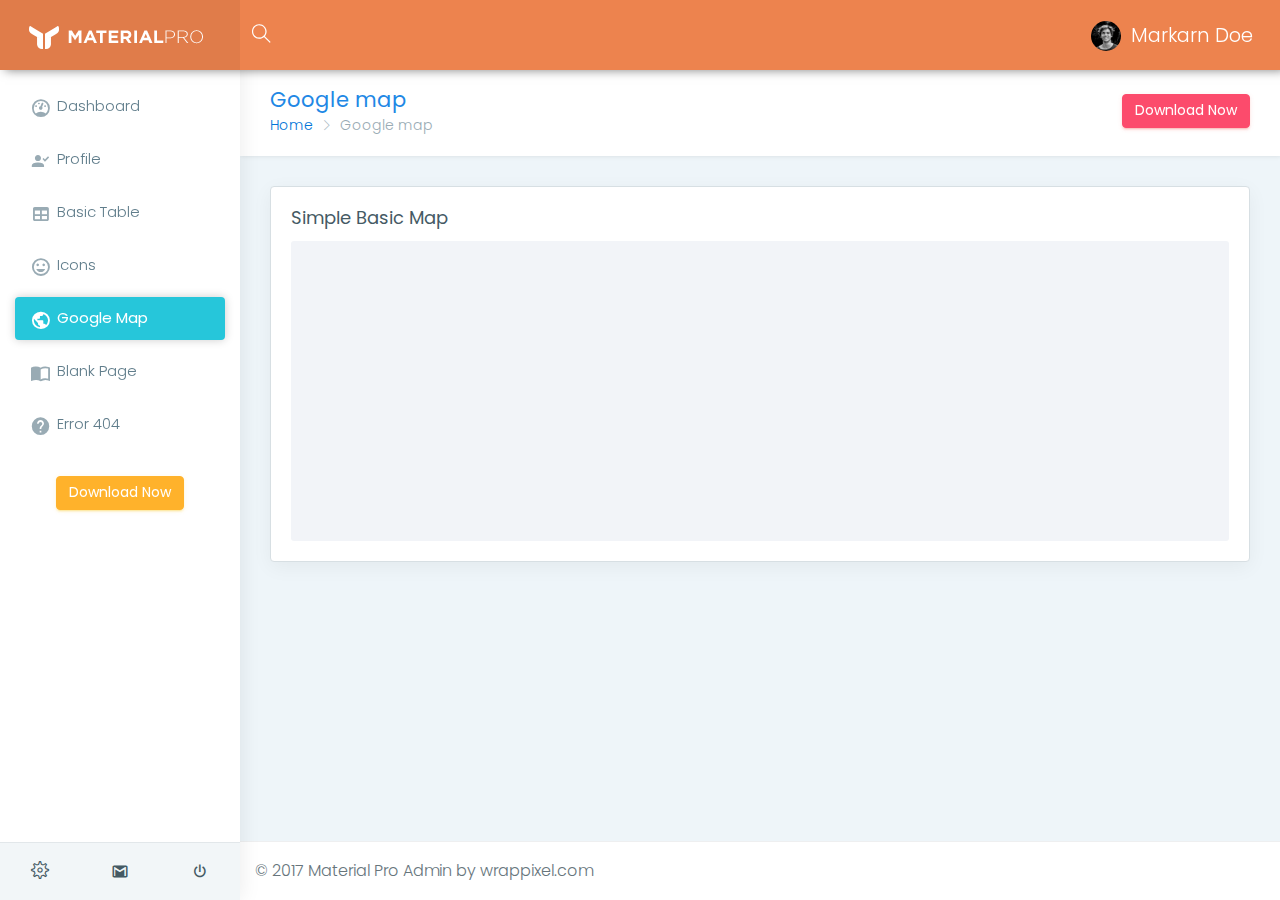
<file: front/map-google.html>
<!DOCTYPE html>
<html lang="en">

<head>
    <meta charset="utf-8">
    <meta http-equiv="X-UA-Compatible" content="IE=edge">
    <!-- Tell the browser to be responsive to screen width -->
    <meta name="viewport" content="width=device-width, initial-scale=1">
    <meta name="description" content="">
    <meta name="author" content="">
    <!-- Favicon icon -->
    <link rel="icon" type="image/png" sizes="16x16" href="assets/images/favicon.png">
    <title>Material Pro Admin Template - The Most Complete & Trusted Bootstrap 4 Admin Template</title>
    <!-- Bootstrap Core CSS -->
    <link href="assets/plugins/bootstrap/css/bootstrap.min.css" rel="stylesheet">
    <!-- Custom CSS -->
    <link href="css/style.css" rel="stylesheet">
    <!-- You can change the theme colors from here -->
    <link href="css/colors/blue.css" id="theme" rel="stylesheet">
    <!-- HTML5 Shim and Respond.js IE8 support of HTML5 elements and media queries -->
    <!-- WARNING: Respond.js doesn't work if you view the page via file:// -->
    <!--[if lt IE 9]>
    <script src="https://oss.maxcdn.com/libs/html5shiv/3.7.0/html5shiv.js"></script>
    <script src="https://oss.maxcdn.com/libs/respond.js/1.4.2/respond.min.js"></script>
<![endif]-->
</head>

<body class="fix-header fix-sidebar card-no-border">
    <!-- ============================================================== -->
    <!-- Preloader - style you can find in spinners.css -->
    <!-- ============================================================== -->
    <div class="preloader">
        <svg class="circular" viewBox="25 25 50 50">
            <circle class="path" cx="50" cy="50" r="20" fill="none" stroke-width="2" stroke-miterlimit="10" /> </svg>
    </div>
    <!-- ============================================================== -->
    <!-- Main wrapper - style you can find in pages.scss -->
    <!-- ============================================================== -->
    <div id="main-wrapper">
        <!-- ============================================================== -->
        <!-- Topbar header - style you can find in pages.scss -->
        <!-- ============================================================== -->
        <header class="topbar">
            <nav class="navbar top-navbar navbar-toggleable-sm navbar-light">
                <!-- ============================================================== -->
                <!-- Logo -->
                <!-- ============================================================== -->
                <div class="navbar-header">
                    <a class="navbar-brand" href="index.html">
                        <!-- Logo icon --><b>
                            <!--You can put here icon as well // <i class="wi wi-sunset"></i> //-->
                            
                            <!-- Light Logo icon -->
                            <img src="assets/images/logo-light-icon.png" alt="homepage" class="light-logo" />
                        </b>
                        <!--End Logo icon -->
                        <!-- Logo text --><span>
                        
                         <!-- Light Logo text -->    
                         <img src="assets/images/logo-light-text.png" class="light-logo" alt="homepage" /></span> </a>
                </div>
                <!-- ============================================================== -->
                <!-- End Logo -->
                <!-- ============================================================== -->
                <div class="navbar-collapse">
                    <!-- ============================================================== -->
                    <!-- toggle and nav items -->
                    <!-- ============================================================== -->
                    <ul class="navbar-nav mr-auto mt-md-0">
                        <!-- This is  -->
                        <li class="nav-item"> <a class="nav-link nav-toggler hidden-md-up text-muted waves-effect waves-dark" href="javascript:void(0)"><i class="mdi mdi-menu"></i></a> </li>
                        <!-- ============================================================== -->
                        <!-- Search -->
                        <!-- ============================================================== -->
                        <li class="nav-item hidden-sm-down search-box"> <a class="nav-link hidden-sm-down text-muted waves-effect waves-dark" href="javascript:void(0)"><i class="ti-search"></i></a>
                            <form class="app-search">
                                <input type="text" class="form-control" placeholder="Search & enter"> <a class="srh-btn"><i class="ti-close"></i></a> </form>
                        </li>
                    </ul>
                    <!-- ============================================================== -->
                    <!-- User profile and search -->
                    <!-- ============================================================== -->
                    <ul class="navbar-nav my-lg-0">
                        <!-- ============================================================== -->
                        <!-- Profile -->
                        <!-- ============================================================== -->
                        <li class="nav-item dropdown">
                            <a class="nav-link dropdown-toggle text-muted waves-effect waves-dark" href="" data-toggle="dropdown" aria-haspopup="true" aria-expanded="false"><img src="assets/images/users/1.jpg" alt="user" class="profile-pic m-r-10" />Markarn Doe</a>
                        </li>
                    </ul>
                </div>
            </nav>
        </header>
        <!-- ============================================================== -->
        <!-- End Topbar header -->
        <!-- ============================================================== -->
        <!-- ============================================================== -->
        <!-- Left Sidebar - style you can find in sidebar.scss  -->
        <!-- ============================================================== -->
        <aside class="left-sidebar">
            <!-- Sidebar scroll-->
            <div class="scroll-sidebar">
                <!-- Sidebar navigation-->
                <nav class="sidebar-nav">
                    <ul id="sidebarnav">
                        <li> <a class="waves-effect waves-dark" href="index.html" aria-expanded="false"><i class="mdi mdi-gauge"></i><span class="hide-menu">Dashboard</span></a>
                        </li>
                        <li> <a class="waves-effect waves-dark" href="pages-profile.html" aria-expanded="false"><i class="mdi mdi-account-check"></i><span class="hide-menu">Profile</span></a>
                        </li>
                        <li> <a class="waves-effect waves-dark" href="table-basic.html" aria-expanded="false"><i class="mdi mdi-table"></i><span class="hide-menu">Basic Table</span></a>
                        </li>
                        <li> <a class="waves-effect waves-dark" href="icon-material.html" aria-expanded="false"><i class="mdi mdi-emoticon"></i><span class="hide-menu">Icons</span></a>
                        </li>
                        <li> <a class="waves-effect waves-dark" href="map-google.html" aria-expanded="false"><i class="mdi mdi-earth"></i><span class="hide-menu">Google Map</span></a>
                        </li>
                        <li> <a class="waves-effect waves-dark" href="pages-blank.html" aria-expanded="false"><i class="mdi mdi-book-open-variant"></i><span class="hide-menu">Blank Page</span></a>
                        </li>
                        <li> <a class="waves-effect waves-dark" href="pages-error-404.html" aria-expanded="false"><i class="mdi mdi-help-circle"></i><span class="hide-menu">Error 404</span></a>
                        </li>
                    </ul>
                    <div class="text-center m-t-30">
                        <a href="https://themewagon.com/themes/material-bootstrap-4-free-admin-template/" class="btn waves-effect waves-light btn-warning hidden-md-down">Download Now</a>
                    </div>
                </nav>
                <!-- End Sidebar navigation -->
            </div>
            <!-- End Sidebar scroll-->
            <!-- Bottom points-->
            <div class="sidebar-footer">
                <!-- item--><a href="" class="link" data-toggle="tooltip" title="Settings"><i class="ti-settings"></i></a>
                <!-- item--><a href="" class="link" data-toggle="tooltip" title="Email"><i class="mdi mdi-gmail"></i></a>
                <!-- item--><a href="" class="link" data-toggle="tooltip" title="Logout"><i class="mdi mdi-power"></i></a> </div>
            <!-- End Bottom points-->
        </aside>
        <!-- ============================================================== -->
        <!-- End Left Sidebar - style you can find in sidebar.scss  -->
        <!-- ============================================================== -->
        <!-- ============================================================== -->
        <!-- Page wrapper  -->
        <!-- ============================================================== -->
        <div class="page-wrapper">
            <!-- ============================================================== -->
            <!-- Container fluid  -->
            <!-- ============================================================== -->
            <div class="container-fluid">
                <!-- ============================================================== -->
                <!-- Bread crumb and right sidebar toggle -->
                <!-- ============================================================== -->
                <div class="row page-titles">
                    <div class="col-md-5 col-8 align-self-center">
                        <h3 class="text-themecolor m-b-0 m-t-0">Google map</h3>
                        <ol class="breadcrumb">
                            <li class="breadcrumb-item"><a href="javascript:void(0)">Home</a></li>
                            <li class="breadcrumb-item active">Google map</li>
                        </ol>
                    </div>
                    <div class="col-md-7 col-4 align-self-center">
                        <a href="https://themewagon.com/themes/material-bootstrap-4-free-admin-template/" class="btn waves-effect waves-light btn-danger pull-right hidden-sm-down">Download Now</a>
                    </div>
                </div>
                <!-- ============================================================== -->
                <!-- End Bread crumb and right sidebar toggle -->
                <!-- ============================================================== -->
                <!-- ============================================================== -->
                <!-- Start Page Content -->
                <!-- ============================================================== -->
                <div class="row">
                    <div class="col-12">
                        <div class="card">
                            <div class="card-block">
                                <h4 class="card-title">Simple Basic Map</h4>
                                <div id="gmaps-simple" class="gmaps"></div>
                            </div>
                        </div>
                    </div>
                </div>
                <!-- ============================================================== -->
                <!-- End PAge Content -->
                <!-- ============================================================== -->
            </div>
            <!-- ============================================================== -->
            <!-- End Container fluid  -->
            <!-- ============================================================== -->
            <!-- ============================================================== -->
            <!-- footer -->
            <!-- ============================================================== -->
            <footer class="footer">
                © 2017 Material Pro Admin by wrappixel.com
            </footer>
            <!-- ============================================================== -->
            <!-- End footer -->
            <!-- ============================================================== -->
        </div>
        <!-- ============================================================== -->
        <!-- End Page wrapper  -->
        <!-- ============================================================== -->
    </div>
    <!-- ============================================================== -->
    <!-- End Wrapper -->
    <!-- ============================================================== -->
    <!-- ============================================================== -->
    <!-- All Jquery -->
    <!-- ============================================================== -->
    <script src="assets/plugins/jquery/jquery.min.js"></script>
    <!-- Bootstrap tether Core JavaScript -->
    <script src="assets/plugins/bootstrap/js/tether.min.js"></script>
    <script src="assets/plugins/bootstrap/js/bootstrap.min.js"></script>
    <!-- slimscrollbar scrollbar JavaScript -->
    <script src="js/jquery.slimscroll.js"></script>
    <!--Wave Effects -->
    <script src="js/waves.js"></script>
    <!--Menu sidebar -->
    <script src="js/sidebarmenu.js"></script>
    <!--stickey kit -->
    <script src="assets/plugins/sticky-kit-master/dist/sticky-kit.min.js"></script>
    <!--Custom JavaScript -->
    <script src="js/custom.min.js"></script>
    <!-- google maps api -->
    <script src="https://maps.google.com/maps/api/js?key=AIzaSyCUBL-6KdclGJ2a_UpmB2LXvq7VOcPT7K4&sensor=true"></script>
    <script src="assets/plugins/gmaps/gmaps.min.js"></script>
    <script src="assets/plugins/gmaps/jquery.gmaps.js"></script>
</body>

</html>
</file>
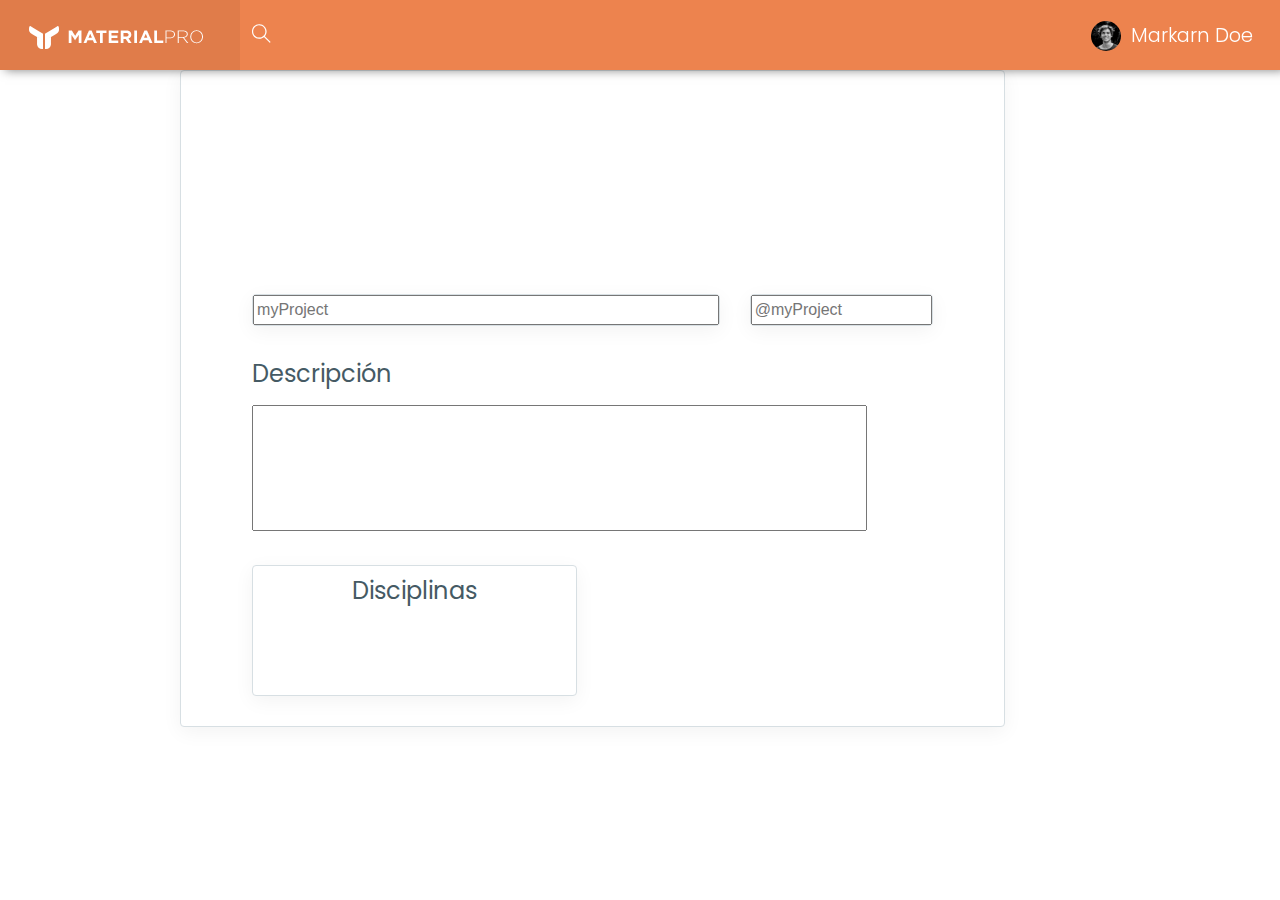
<file: front/newProject.html>
<!DOCTYPE html>
<html lang="en">

<head>
    <meta charset="utf-8">
    <meta http-equiv="X-UA-Compatible" content="IE=edge">
    <!-- Tell the browser to be responsive to screen width -->
    <meta name="viewport" content="width=device-width, initial-scale=1">
    <meta name="description" content="">
    <meta name="author" content="">
    <!-- Favicon icon -->
    <link rel="icon" type="image/png" sizes="16x16" href="assets/images/favicon.png">
    <title>Material Pro Admin Template - The Most Complete & Trusted Bootstrap 4 Admin Template</title>
    <!-- Bootstrap Core CSS -->
    <link href="assets/plugins/bootstrap/css/bootstrap.min.css" rel="stylesheet">
    <!-- Custom CSS -->
    <link href="css/style.css" rel="stylesheet">
    <!-- You can change the theme colors from here -->
    <link href="css/colors/blue.css" id="theme" rel="stylesheet">
    <!-- HTML5 Shim and Respond.js IE8 support of HTML5 elements and media queries -->
    <!-- WARNING: Respond.js doesn't work if you view the page via file:// -->
    <!--[if lt IE 9]>
    <script src="https://oss.maxcdn.com/libs/html5shiv/3.7.0/html5shiv.js"></script>
    <script src="https://oss.maxcdn.com/libs/respond.js/1.4.2/respond.min.js"></script>
<![endif]-->
    <style type="text/css">
.hexagon {
  position: relative;
  width: 150px; 
  height: 86.60px;
  margin: 43.30px 0;
  background-image: url(http://csshexagon.com/img/meow.jpg);
  background-size: auto 173.2051px;
  background-position: center;
}

.hexTop,
.hexBottom {
  position: absolute;
  z-index: 1;
  width: 106.07px;
  height: 106.07px;
  overflow: hidden;
  -webkit-transform: scaleY(0.5774) rotate(-45deg);
  -ms-transform: scaleY(0.5774) rotate(-45deg);
  transform: scaleY(0.5774) rotate(-45deg);
  background: inherit;
  left: 21.97px;
}

/*counter transform the bg image on the caps*/
.hexTop:after,
.hexBottom:after {
  content: "";
  position: absolute;
  width: 150.0000px;
  height: 86.60254037844388px;
  -webkit-transform:  rotate(45deg) scaleY(1.7321) translateY(-43.3013px);
  -ms-transform:      rotate(45deg) scaleY(1.7321) translateY(-43.3013px);
  transform:          rotate(45deg) scaleY(1.7321) translateY(-43.3013px);
  -webkit-transform-origin: 0 0;
  -ms-transform-origin: 0 0;
  transform-origin: 0 0;
  background: inherit;
}

.hexTop {
  top: -53.0330px;
}

.hexTop:after {
  background-position: center top;
}

.hexBottom {
  bottom: -53.0330px;
}

.hexBottom:after {
  background-position: center bottom;
}

.hexagon:after {
  content: "";
  position: absolute;
  top: 0.0000px;
  left: 0;
  width: 150.0000px;
  height: 86.6025px;
  z-index: 2;
  background: inherit;
}
    </style>
</head>

<body class="fix-header card-no-border">
    <header class="topbar">
        <nav class="navbar top-navbar navbar-toggleable-sm navbar-light">
            <!-- ============================================================== -->
            <!-- Logo -->
            <!-- ============================================================== -->
            <div class="navbar-header">
                <a class="navbar-brand" href="index.html">
                    <!-- Logo icon --><b>
                        <!--You can put here icon as well // <i class="wi wi-sunset"></i> //-->
                        
                        <!-- Light Logo icon -->
                        <img src="assets/images/logo-light-icon.png" alt="homepage" class="light-logo" />
                    </b>
                    <!--End Logo icon -->
                    <!-- Logo text --><span>
                     
                     <!-- Light Logo text -->    
                     <img src="assets/images/logo-light-text.png" class="light-logo" alt="homepage" /></span> </a>
            </div>
            <!-- ============================================================== -->
            <!-- End Logo -->
            <!-- ============================================================== -->
            <div class="navbar-collapse">
                <!-- ============================================================== -->
                <!-- toggle and nav items -->
                <!-- ============================================================== -->
                <ul class="navbar-nav mr-auto mt-md-0">
                    <!-- This is  -->
                    <li class="nav-item"> <a class="nav-link nav-toggler hidden-md-up text-muted waves-effect waves-dark" href="javascript:void(0)"><i class="mdi mdi-menu"></i></a> </li>
                    <!-- ============================================================== -->
                    <!-- Search -->
                    <!-- ============================================================== -->
                    <li class="nav-item hidden-sm-down search-box"> <a class="nav-link hidden-sm-down text-muted waves-effect waves-dark" href="javascript:void(0)"><i class="ti-search"></i></a>
                        <form class="app-search">
                            <input type="text" class="form-control" placeholder="Search & enter"> <a class="srh-btn"><i class="ti-close"></i></a> </form>
                    </li>
                </ul>
                <!-- ============================================================== -->
                <!-- User profile and search -->
                <!-- ============================================================== -->
                <ul class="navbar-nav my-lg-0">
                    <!-- ============================================================== -->
                    <!-- Profile -->
                    <!-- ============================================================== -->
                    <li class="nav-item dropdown">
                        <a class="nav-link dropdown-toggle text-muted waves-effect waves-dark" href="" data-toggle="dropdown" aria-haspopup="true" aria-expanded="false"><img src="assets/images/users/1.jpg" alt="user" class="profile-pic m-r-10" />Markarn Doe</a>
                    </li>
                </ul>
            </div>
        </nav>
    </header>
    <!-- ============================================================== -->
    <!-- Main wrapper - style you can find in pages.scss -->
    <!-- ============================================================== -->
    <section id="wrapper" class="error-page">
        <div class="container">
            <div class="row">
                <div class="col-lg-9 col-xlg-9 col-md-9 offset-md-1">
                        
                    <div class="card">
                        <!-- Column -->
                        
                        <div class="row justify-content-center" style="padding-top: 3%;">
                            <div class="hexagon">
                                <div class="hexTop"></div>
                                <div class="hexBottom"></div>
                            </div>
                        </div>
                        
                        <div class="row" style="padding-top: 3%;">
                            
                            <div class="col-log 7 col-xlg-7 col-md-7 offset-md-1">
                                <div class="card" style="align-items: left">
                                    <input type="text" placeholder="myProject">
                                </div>
                            </div>
                            <div class="col-log 3 col-xlg-3 col-md-3">
                                <div class="card" style="align-items: left">
                                    <input type="text" placeholder="@myProject">
                                </div>
                            </div>
                            
                        </div>
                        
                        <div class="row">
                            <div class="col-log 10 col-xlg-10 col-md-10 offset-md-1">
                                
                                <h2 class="m-b-0">Descripción</h2>
                                <div style="padding-top:2%;padding-bottom: 4%;">
                                    <textarea rows="5" cols="64"></textarea>
                                </div>
                                
                            </div>
                        </div>

                        <div class="row">
                            <div class="col-log 5 col-xlg-5 col-md-5 offset-md-1">
                                <div class="card">
                                    <div class="row justify-content-center" style="padding-top: 2%;">
                                            <h2 class="m-b-0">Disciplinas</h2>
                                    </div>
                                    <div style="min-height: 80px; margin-top: 2%"></div>
                                </div>
                                
                            </div>
                        </div>

                    </div>

                </div>
            </div>
        </div>
    </section>
    <!-- ============================================================== -->
    <!-- End Wrapper -->
    <!-- ============================================================== -->
    <!-- ============================================================== -->
    <!-- All Jquery -->
    <!-- ============================================================== -->
    <script src="assets/plugins/jquery/jquery.min.js"></script>
    <!-- Bootstrap tether Core JavaScript -->
    <script src="assets/plugins/bootstrap/js/tether.min.js"></script>
    <script src="assets/plugins/bootstrap/js/bootstrap.min.js"></script>
    <!--Wave Effects -->
    <script src="js/waves.js"></script>
</body>

</html>
</file>
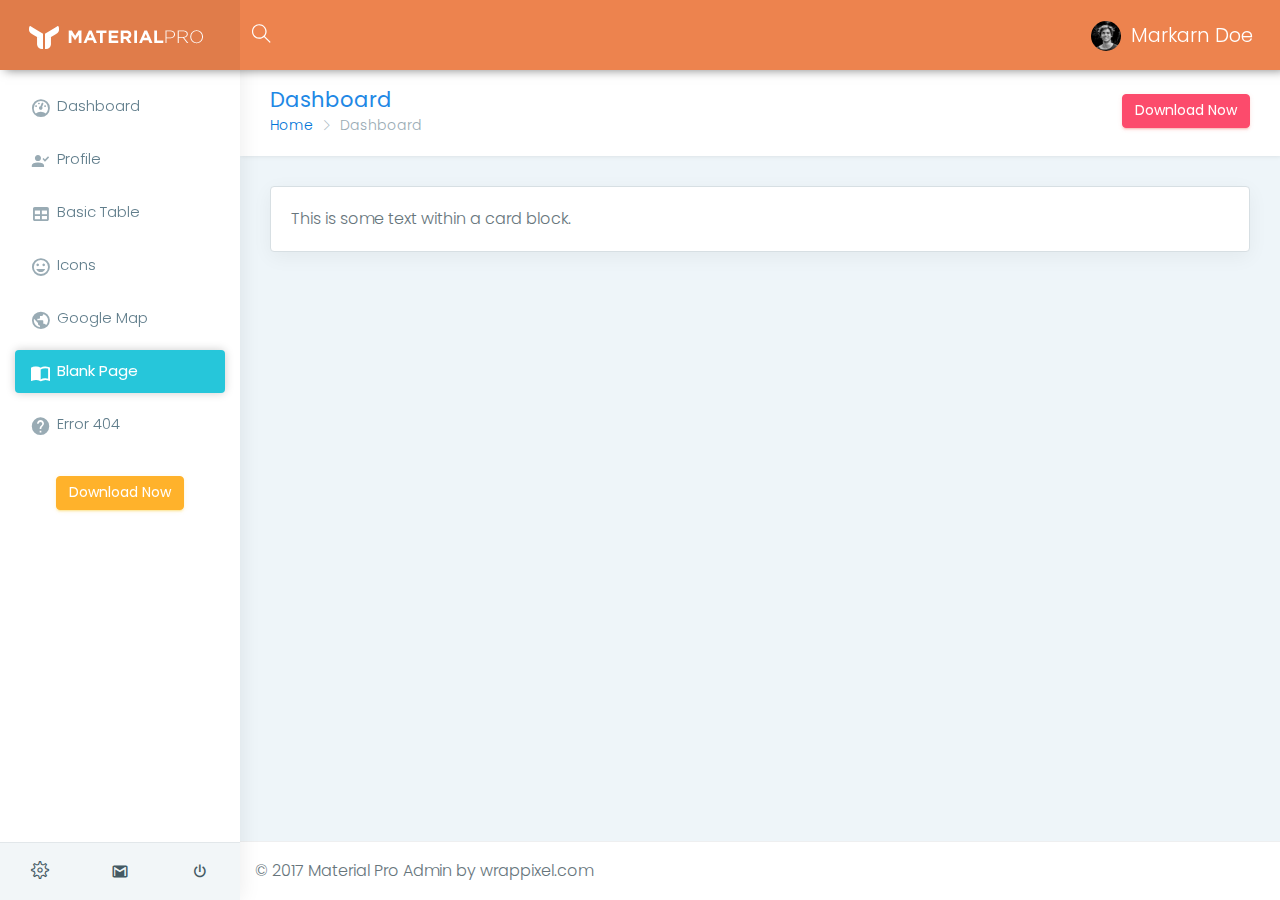
<file: front/pages-blank.html>
<!DOCTYPE html>
<html lang="en">

<head>
    <meta charset="utf-8">
    <meta http-equiv="X-UA-Compatible" content="IE=edge">
    <!-- Tell the browser to be responsive to screen width -->
    <meta name="viewport" content="width=device-width, initial-scale=1">
    <meta name="description" content="">
    <meta name="author" content="">
    <!-- Favicon icon -->
    <link rel="icon" type="image/png" sizes="16x16" href="assets/images/favicon.png">
    <title>Material Pro Admin Template - The Most Complete & Trusted Bootstrap 4 Admin Template</title>
    <!-- Bootstrap Core CSS -->
    <link href="assets/plugins/bootstrap/css/bootstrap.min.css" rel="stylesheet">
    <!-- Custom CSS -->
    <link href="css/style.css" rel="stylesheet">
    <!-- You can change the theme colors from here -->
    <link href="css/colors/blue.css" id="theme" rel="stylesheet">
    <!-- HTML5 Shim and Respond.js IE8 support of HTML5 elements and media queries -->
    <!-- WARNING: Respond.js doesn't work if you view the page via file:// -->
    <!--[if lt IE 9]>
    <script src="https://oss.maxcdn.com/libs/html5shiv/3.7.0/html5shiv.js"></script>
    <script src="https://oss.maxcdn.com/libs/respond.js/1.4.2/respond.min.js"></script>
<![endif]-->
</head>

<body class="fix-header fix-sidebar card-no-border">
    <!-- ============================================================== -->
    <!-- Preloader - style you can find in spinners.css -->
    <!-- ============================================================== -->
    <div class="preloader">
        <svg class="circular" viewBox="25 25 50 50">
            <circle class="path" cx="50" cy="50" r="20" fill="none" stroke-width="2" stroke-miterlimit="10" /> </svg>
    </div>
    <!-- ============================================================== -->
    <!-- Main wrapper - style you can find in pages.scss -->
    <!-- ============================================================== -->
    <div id="main-wrapper">
        <!-- ============================================================== -->
        <!-- Topbar header - style you can find in pages.scss -->
        <!-- ============================================================== -->
        <header class="topbar">
            <nav class="navbar top-navbar navbar-toggleable-sm navbar-light">
                <!-- ============================================================== -->
                <!-- Logo -->
                <!-- ============================================================== -->
                <div class="navbar-header">
                    <a class="navbar-brand" href="index.html">
                        <!-- Logo icon --><b>
                            <!--You can put here icon as well // <i class="wi wi-sunset"></i> //-->
                            
                            <!-- Light Logo icon -->
                            <img src="assets/images/logo-light-icon.png" alt="homepage" class="light-logo" />
                        </b>
                        <!--End Logo icon -->
                        <!-- Logo text --><span>
                         
                         <!-- Light Logo text -->    
                         <img src="assets/images/logo-light-text.png" class="light-logo" alt="homepage" /></span> </a>
                </div>
                <!-- ============================================================== -->
                <!-- End Logo -->
                <!-- ============================================================== -->
                <div class="navbar-collapse">
                    <!-- ============================================================== -->
                    <!-- toggle and nav items -->
                    <!-- ============================================================== -->
                    <ul class="navbar-nav mr-auto mt-md-0">
                        <!-- This is  -->
                        <li class="nav-item"> <a class="nav-link nav-toggler hidden-md-up text-muted waves-effect waves-dark" href="javascript:void(0)"><i class="mdi mdi-menu"></i></a> </li>
                        <!-- ============================================================== -->
                        <!-- Search -->
                        <!-- ============================================================== -->
                        <li class="nav-item hidden-sm-down search-box"> <a class="nav-link hidden-sm-down text-muted waves-effect waves-dark" href="javascript:void(0)"><i class="ti-search"></i></a>
                            <form class="app-search">
                                <input type="text" class="form-control" placeholder="Search & enter"> <a class="srh-btn"><i class="ti-close"></i></a> </form>
                        </li>
                    </ul>
                    <!-- ============================================================== -->
                    <!-- User profile and search -->
                    <!-- ============================================================== -->
                    <ul class="navbar-nav my-lg-0">
                        <!-- ============================================================== -->
                        <!-- Profile -->
                        <!-- ============================================================== -->
                        <li class="nav-item dropdown">
                            <a class="nav-link dropdown-toggle text-muted waves-effect waves-dark" href="" data-toggle="dropdown" aria-haspopup="true" aria-expanded="false"><img src="assets/images/users/1.jpg" alt="user" class="profile-pic m-r-10" />Markarn Doe</a>
                        </li>
                    </ul>
                </div>
            </nav>
        </header>
        <!-- ============================================================== -->
        <!-- End Topbar header -->
        <!-- ============================================================== -->
        <!-- ============================================================== -->
        <!-- Left Sidebar - style you can find in sidebar.scss  -->
        <!-- ============================================================== -->
        <aside class="left-sidebar">
            <!-- Sidebar scroll-->
            <div class="scroll-sidebar">
                <!-- Sidebar navigation-->
                <nav class="sidebar-nav">
                    <ul id="sidebarnav">
                        <li> <a class="waves-effect waves-dark" href="index.html" aria-expanded="false"><i class="mdi mdi-gauge"></i><span class="hide-menu">Dashboard</span></a>
                        </li>
                        <li> <a class="waves-effect waves-dark" href="pages-profile.html" aria-expanded="false"><i class="mdi mdi-account-check"></i><span class="hide-menu">Profile</span></a>
                        </li>
                        <li> <a class="waves-effect waves-dark" href="table-basic.html" aria-expanded="false"><i class="mdi mdi-table"></i><span class="hide-menu">Basic Table</span></a>
                        </li>
                        <li> <a class="waves-effect waves-dark" href="icon-material.html" aria-expanded="false"><i class="mdi mdi-emoticon"></i><span class="hide-menu">Icons</span></a>
                        </li>
                        <li> <a class="waves-effect waves-dark" href="map-google.html" aria-expanded="false"><i class="mdi mdi-earth"></i><span class="hide-menu">Google Map</span></a>
                        </li>
                        <li> <a class="waves-effect waves-dark" href="pages-blank.html" aria-expanded="false"><i class="mdi mdi-book-open-variant"></i><span class="hide-menu">Blank Page</span></a>
                        </li>
                        <li> <a class="waves-effect waves-dark" href="pages-error-404.html" aria-expanded="false"><i class="mdi mdi-help-circle"></i><span class="hide-menu">Error 404</span></a>
                        </li>
                    </ul>
                    <div class="text-center m-t-30">
                        <a href="https://themewagon.com/themes/material-bootstrap-4-free-admin-template/" class="btn waves-effect waves-light btn-warning hidden-md-down">Download Now</a>
                    </div>
                </nav>
                <!-- End Sidebar navigation -->
            </div>
            <!-- End Sidebar scroll-->
            <!-- Bottom points-->
            <div class="sidebar-footer">
                <!-- item--><a href="" class="link" data-toggle="tooltip" title="Settings"><i class="ti-settings"></i></a>
                <!-- item--><a href="" class="link" data-toggle="tooltip" title="Email"><i class="mdi mdi-gmail"></i></a>
                <!-- item--><a href="" class="link" data-toggle="tooltip" title="Logout"><i class="mdi mdi-power"></i></a> </div>
            <!-- End Bottom points-->
        </aside>
        <!-- ============================================================== -->
        <!-- End Left Sidebar - style you can find in sidebar.scss  -->
        <!-- ============================================================== -->
        <!-- ============================================================== -->
        <!-- Page wrapper  -->
        <!-- ============================================================== -->
        <div class="page-wrapper">
            <!-- ============================================================== -->
            <!-- Container fluid  -->
            <!-- ============================================================== -->
            <div class="container-fluid">
                <!-- ============================================================== -->
                <!-- Bread crumb and right sidebar toggle -->
                <!-- ============================================================== -->
                <div class="row page-titles">
                    <div class="col-md-5 col-8 align-self-center">
                        <h3 class="text-themecolor m-b-0 m-t-0">Dashboard</h3>
                        <ol class="breadcrumb">
                            <li class="breadcrumb-item"><a href="javascript:void(0)">Home</a></li>
                            <li class="breadcrumb-item active">Dashboard</li>
                        </ol>
                    </div>
                    <div class="col-md-7 col-4 align-self-center">
                        <a href="https://themewagon.com/themes/material-bootstrap-4-free-admin-template/" class="btn waves-effect waves-light btn-danger pull-right hidden-sm-down">Download Now</a>
                    </div>
                </div>
                <!-- ============================================================== -->
                <!-- End Bread crumb and right sidebar toggle -->
                <!-- ============================================================== -->
                <!-- ============================================================== -->
                <!-- Start Page Content -->
                <!-- ============================================================== -->
                <div class="row">
                    <div class="col-12">
                        <div class="card">
                            <div class="card-block">
                                This is some text within a card block.
                            </div>
                        </div>
                    </div>
                </div>
                <!-- ============================================================== -->
                <!-- End PAge Content -->
                <!-- ============================================================== -->
            </div>
            <!-- ============================================================== -->
            <!-- End Container fluid  -->
            <!-- ============================================================== -->
            <!-- ============================================================== -->
            <!-- footer -->
            <!-- ============================================================== -->
            <footer class="footer">
                © 2017 Material Pro Admin by wrappixel.com
            </footer>
            <!-- ============================================================== -->
            <!-- End footer -->
            <!-- ============================================================== -->
        </div>
        <!-- ============================================================== -->
        <!-- End Page wrapper  -->
        <!-- ============================================================== -->
    </div>
    <!-- ============================================================== -->
    <!-- End Wrapper -->
    <!-- ============================================================== -->
    <!-- ============================================================== -->
    <!-- All Jquery -->
    <!-- ============================================================== -->
    <script src="assets/plugins/jquery/jquery.min.js"></script>
    <!-- Bootstrap tether Core JavaScript -->
    <script src="assets/plugins/bootstrap/js/tether.min.js"></script>
    <script src="assets/plugins/bootstrap/js/bootstrap.min.js"></script>
    <!-- slimscrollbar scrollbar JavaScript -->
    <script src="js/jquery.slimscroll.js"></script>
    <!--Wave Effects -->
    <script src="js/waves.js"></script>
    <!--Menu sidebar -->
    <script src="js/sidebarmenu.js"></script>
    <!--stickey kit -->
    <script src="assets/plugins/sticky-kit-master/dist/sticky-kit.min.js"></script>
    <!--Custom JavaScript -->
    <script src="js/custom.min.js"></script>
</body>

</html>
</file>
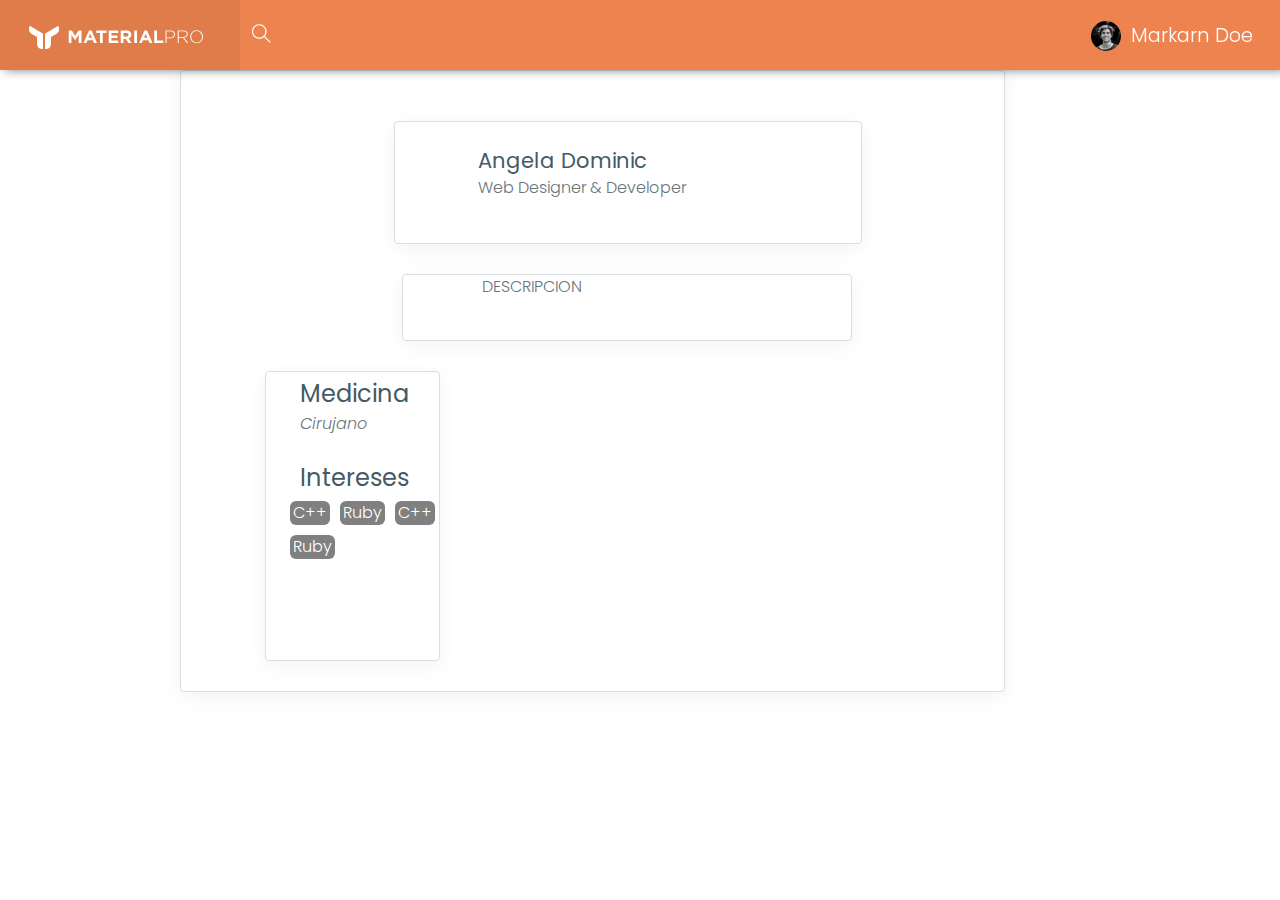
<file: front/pages-error-404.html>
<!DOCTYPE html>
<html lang="en">

<head>
    <meta charset="utf-8">
    <meta http-equiv="X-UA-Compatible" content="IE=edge">
    <!-- Tell the browser to be responsive to screen width -->
    <meta name="viewport" content="width=device-width, initial-scale=1">
    <meta name="description" content="">
    <meta name="author" content="">
    <!-- Favicon icon -->
    <link rel="icon" type="image/png" sizes="16x16" href="assets/images/favicon.png">
    <title>Material Pro Admin Template - The Most Complete & Trusted Bootstrap 4 Admin Template</title>
    <!-- Bootstrap Core CSS -->
    <link href="assets/plugins/bootstrap/css/bootstrap.min.css" rel="stylesheet">
    <!-- Custom CSS -->
    <link href="css/style.css" rel="stylesheet">
    <!-- You can change the theme colors from here -->
    <link href="css/colors/blue.css" id="theme" rel="stylesheet">
    <!-- HTML5 Shim and Respond.js IE8 support of HTML5 elements and media queries -->
    <!-- WARNING: Respond.js doesn't work if you view the page via file:// -->
    <!--[if lt IE 9]>
    <script src="https://oss.maxcdn.com/libs/html5shiv/3.7.0/html5shiv.js"></script>
    <script src="https://oss.maxcdn.com/libs/respond.js/1.4.2/respond.min.js"></script>
<![endif]-->
    <style type="text/css">
            .hexagon {
              position: absolute;
              width: 150px; 
              height: 86.60px;
              margin: 43.30px 0;
              background-image: url(http://csshexagon.com/img/meow.jpg);
              background-size: auto 173.2051px;
              background-position: center;
            }

            .hexTop,
            .hexBottom {
              position: absolute;
              z-index: 1;
              width: 106.07px;
              height: 106.07px;
              overflow: hidden;
              -webkit-transform: scaleY(0.5774) rotate(-45deg);
              -ms-transform: scaleY(0.5774) rotate(-45deg);
              transform: scaleY(0.5774) rotate(-45deg);
              background: inherit;
              left: 21.97px;
            }

            /*counter transform the bg image on the caps*/
            .hexTop:after,
            .hexBottom:after {
              content: "";
              position: absolute;
              width: 150.0000px;
              height: 86.60254037844388px;
              -webkit-transform:  rotate(45deg) scaleY(1.7321) translateY(-43.3013px);
              -ms-transform:      rotate(45deg) scaleY(1.7321) translateY(-43.3013px);
              transform:          rotate(45deg) scaleY(1.7321) translateY(-43.3013px);
              -webkit-transform-origin: 0 0;
              -ms-transform-origin: 0 0;
              transform-origin: 0 0;
              background: inherit;
            }

            .hexTop {
              top: -53.0330px;
            }

            .hexTop:after {
              background-position: center top;
            }

            .hexBottom {
              bottom: -53.0330px;
            }

            .hexBottom:after {
              background-position: center bottom;
            }

            .hexagon:after {
              content: "";
              position: absolute;
              top: 0.0000px;
              left: 0;
              width: 150.0000px;
              height: 86.6025px;
              z-index: 2;
              background: inherit;
            }

            .tag-Interest{
                color: white;
                background-color: grey;
                width: auto;
                padding-left: 3px;
                padding-right: 3px;
                margin: 5px;
                border-radius: 6px;
            }
    </style>
</head>

<body class="fix-header card-no-border">
    <header class="topbar">
        <nav class="navbar top-navbar navbar-toggleable-sm navbar-light">
            <!-- ============================================================== -->
            <!-- Logo -->
            <!-- ============================================================== -->
            <div class="navbar-header">
                <a class="navbar-brand" href="index.html">
                    <!-- Logo icon --><b>
                        <!--You can put here icon as well // <i class="wi wi-sunset"></i> //-->
                        
                        <!-- Light Logo icon -->
                        <img src="assets/images/logo-light-icon.png" alt="homepage" class="light-logo" />
                    </b>
                    <!--End Logo icon -->
                    <!-- Logo text --><span>
                     
                     <!-- Light Logo text -->    
                     <img src="assets/images/logo-light-text.png" class="light-logo" alt="homepage" /></span> </a>
            </div>
            <!-- ============================================================== -->
            <!-- End Logo -->
            <!-- ============================================================== -->
            <div class="navbar-collapse">
                <!-- ============================================================== -->
                <!-- toggle and nav items -->
                <!-- ============================================================== -->
                <ul class="navbar-nav mr-auto mt-md-0">
                    <!-- This is  -->
                    <li class="nav-item"> <a class="nav-link nav-toggler hidden-md-up text-muted waves-effect waves-dark" href="javascript:void(0)"><i class="mdi mdi-menu"></i></a> </li>
                    <!-- ============================================================== -->
                    <!-- Search -->
                    <!-- ============================================================== -->
                    <li class="nav-item hidden-sm-down search-box"> <a class="nav-link hidden-sm-down text-muted waves-effect waves-dark" href="javascript:void(0)"><i class="ti-search"></i></a>
                        <form class="app-search">
                            <input type="text" class="form-control" placeholder="Search & enter"> <a class="srh-btn"><i class="ti-close"></i></a> </form>
                    </li>
                </ul>
                <!-- ============================================================== -->
                <!-- User profile and search -->
                <!-- ============================================================== -->
                <ul class="navbar-nav my-lg-0">
                    <!-- ============================================================== -->
                    <!-- Profile -->
                    <!-- ============================================================== -->
                    <li class="nav-item dropdown">
                        <a class="nav-link dropdown-toggle text-muted waves-effect waves-dark" href="" data-toggle="dropdown" aria-haspopup="true" aria-expanded="false"><img src="assets/images/users/1.jpg" alt="user" class="profile-pic m-r-10" />Markarn Doe</a>
                    </li>
                </ul>
            </div>
        </nav>
    </header>
    <!-- ============================================================== -->
    <!-- Main wrapper - style you can find in pages.scss -->
    <!-- ============================================================== -->
    <section id="wrapper" class="error-page">
        <div class="container">
                    <div class="row">
                        <div class="col-lg-9 col-xlg-9 col-md-9 offset-md-1">
                            <div class="card">
                                <!-- Column -->
                                <div class="row" style="padding-top: 3%;">
                                    <div class="col-lg-4 col-md-4 offset-md-2">
                                        <div class="hexagon">
                                            <div class="hexTop"></div>
                                            <div class="hexBottom"></div>
                                                <!--<img src="assets/images/users/4.jpg" alt="user" style="height: 100px" />-->
                                        </div>
                                    </div>
                                    <div class="col-lg-7 col-xlg-7 col-md-7 offset-md-3" >
                                        <!-- Column -->
                                        <div class="card" style="margin-top: 24px;">
                                            <div class="row">
                                                <div class="col-lg-10 col-md-10 offset-md-2" style="min-height: 121px; padding-top: 5%;">
                                                    <h3 class="m-b-0">Angela Dominic</h3>
                                                    <p>Web Designer &amp; Developer</p>
                                                     
                                                </div>
                                            </div>
                                        </div>
                                    </div>
                                </div>

                                <div class="col-lg-7 col-xlg-7 col-md-7 offset-md-3" >
                                    <div class="card">
                                            <div class="row">
                                                <div class="col-lg-10 col-md-10 offset-md-2" style="min-height: 65px">
                                                    DESCRIPCION
                                                </div>
                                            </div>
                                        </div>
                                </div>

                                <div class="col-lg-3 col-xlg-3 col-md-3 offset-md-1" >
                                    <div class="card">
                                            <div class="row">
                                                <div class="col-lg-10 col-md-10 offset-md-2" style="min-height: 80px; margin-top: 2%">
                                                    <h2 class="m-b-0">Medicina</h2>
                                                    <span><i>Cirujano</i></span>
                                                </div>
                                            </div>
                                            <div class="row">
                                                <div class="col-lg-10 col-md-10 offset-md-2" style="min-height: 200px; margin-top: 2%">
                                                    <h2 class="m-b-0">Intereses</h2>
                                                    <div class="row">
                                                        <div class="tag-Interest">C++</div>
                                                        <div class="tag-Interest">Ruby</div>
                                                        <div class="tag-Interest">C++</div>
                                                        <div class="tag-Interest">Ruby</div>
                                                    </div>
                                                </div>
                                            </div>
                                        </div>
                                </div>

                            </div>
                        </div>
                        
                    </div>
                </div>
    </section>
    <!-- ============================================================== -->
    <!-- End Wrapper -->
    <!-- ============================================================== -->
    <!-- ============================================================== -->
    <!-- All Jquery -->
    <!-- ============================================================== -->
    <script src="assets/plugins/jquery/jquery.min.js"></script>
    <!-- Bootstrap tether Core JavaScript -->
    <script src="assets/plugins/bootstrap/js/tether.min.js"></script>
    <script src="assets/plugins/bootstrap/js/bootstrap.min.js"></script>
    <!--Wave Effects -->
    <script src="js/waves.js"></script>
</body>

</html>
</file>
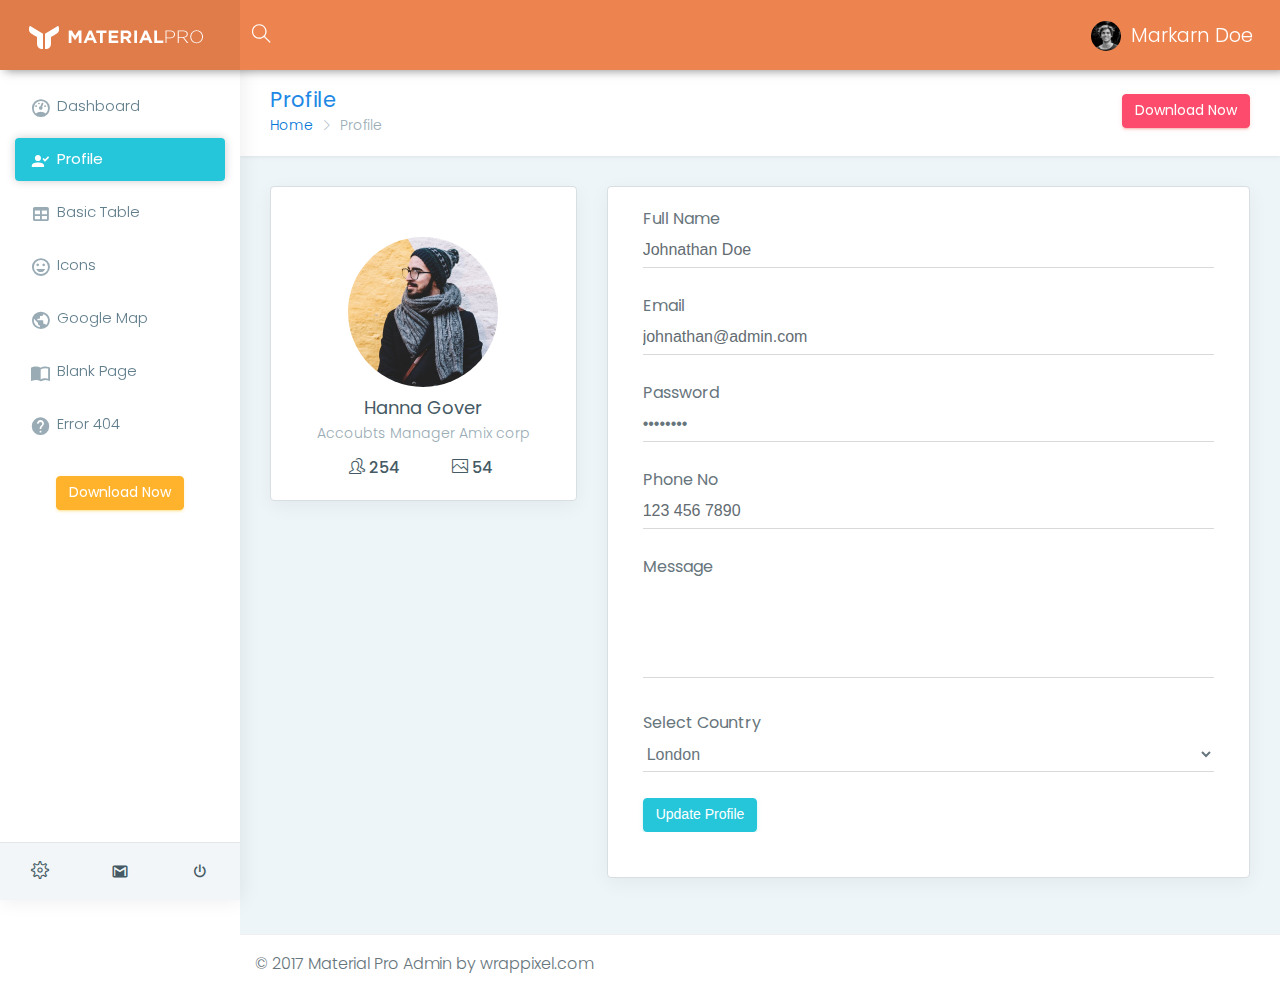
<file: front/pages-profile.html>
<!DOCTYPE html>
<html lang="en">

<head>
    <meta charset="utf-8">
    <meta http-equiv="X-UA-Compatible" content="IE=edge">
    <!-- Tell the browser to be responsive to screen width -->
    <meta name="viewport" content="width=device-width, initial-scale=1">
    <meta name="description" content="">
    <meta name="author" content="">
    <!-- Favicon icon -->
    <link rel="icon" type="image/png" sizes="16x16" href="assets/images/favicon.png">
    <title>Material Pro Admin Template - The Most Complete & Trusted Bootstrap 4 Admin Template</title>
    <!-- Bootstrap Core CSS -->
    <link href="assets/plugins/bootstrap/css/bootstrap.min.css" rel="stylesheet">
    <!-- Custom CSS -->
    <link href="css/style.css" rel="stylesheet">
    <!-- You can change the theme colors from here -->
    <link href="css/colors/blue.css" id="theme" rel="stylesheet">
    <!-- HTML5 Shim and Respond.js IE8 support of HTML5 elements and media queries -->
    <!-- WARNING: Respond.js doesn't work if you view the page via file:// -->
    <!--[if lt IE 9]>
    <script src="https://oss.maxcdn.com/libs/html5shiv/3.7.0/html5shiv.js"></script>
    <script src="https://oss.maxcdn.com/libs/respond.js/1.4.2/respond.min.js"></script>
<![endif]-->
</head>

<body class="fix-header fix-sidebar card-no-border">
    <!-- ============================================================== -->
    <!-- Preloader - style you can find in spinners.css -->
    <!-- ============================================================== -->
    <div class="preloader">
        <svg class="circular" viewBox="25 25 50 50">
            <circle class="path" cx="50" cy="50" r="20" fill="none" stroke-width="2" stroke-miterlimit="10" /> </svg>
    </div>
    <!-- ============================================================== -->
    <!-- Main wrapper - style you can find in pages.scss -->
    <!-- ============================================================== -->
    <div id="main-wrapper">
        <!-- ============================================================== -->
        <!-- Topbar header - style you can find in pages.scss -->
        <!-- ============================================================== -->
        <header class="topbar">
            <nav class="navbar top-navbar navbar-toggleable-sm navbar-light">
                <!-- ============================================================== -->
                <!-- Logo -->
                <!-- ============================================================== -->
                <div class="navbar-header">
                    <a class="navbar-brand" href="index.html">
                        <!-- Logo icon --><b>
                            <!--You can put here icon as well // <i class="wi wi-sunset"></i> //-->
                            
                            <!-- Light Logo icon -->
                            <img src="assets/images/logo-light-icon.png" alt="homepage" class="light-logo" />
                        </b>
                        <!--End Logo icon -->
                        <!-- Logo text --><span>
                         
                         <!-- Light Logo text -->    
                         <img src="assets/images/logo-light-text.png" class="light-logo" alt="homepage" /></span> </a>
                </div>
                <!-- ============================================================== -->
                <!-- End Logo -->
                <!-- ============================================================== -->
                <div class="navbar-collapse">
                    <!-- ============================================================== -->
                    <!-- toggle and nav items -->
                    <!-- ============================================================== -->
                    <ul class="navbar-nav mr-auto mt-md-0">
                        <!-- This is  -->
                        <li class="nav-item"> <a class="nav-link nav-toggler hidden-md-up text-muted waves-effect waves-dark" href="javascript:void(0)"><i class="mdi mdi-menu"></i></a> </li>
                        <!-- ============================================================== -->
                        <!-- Search -->
                        <!-- ============================================================== -->
                        <li class="nav-item hidden-sm-down search-box"> <a class="nav-link hidden-sm-down text-muted waves-effect waves-dark" href="javascript:void(0)"><i class="ti-search"></i></a>
                            <form class="app-search">
                                <input type="text" class="form-control" placeholder="Search & enter"> <a class="srh-btn"><i class="ti-close"></i></a> </form>
                        </li>
                    </ul>
                    <!-- ============================================================== -->
                    <!-- User profile and search -->
                    <!-- ============================================================== -->
                    <ul class="navbar-nav my-lg-0">
                        <!-- ============================================================== -->
                        <!-- Profile -->
                        <!-- ============================================================== -->
                        <li class="nav-item dropdown">
                            <a class="nav-link dropdown-toggle text-muted waves-effect waves-dark" href="" data-toggle="dropdown" aria-haspopup="true" aria-expanded="false"><img src="assets/images/users/1.jpg" alt="user" class="profile-pic m-r-10" />Markarn Doe</a>
                        </li>
                    </ul>
                </div>
            </nav>
        </header>
        <!-- ============================================================== -->
        <!-- End Topbar header -->
        <!-- ============================================================== -->
        <!-- ============================================================== -->
        <!-- Left Sidebar - style you can find in sidebar.scss  -->
        <!-- ============================================================== -->
        <aside class="left-sidebar">
            <!-- Sidebar scroll-->
            <div class="scroll-sidebar">
                <!-- Sidebar navigation-->
                <nav class="sidebar-nav">
                    <ul id="sidebarnav">
                        <li> <a class="waves-effect waves-dark" href="index.html" aria-expanded="false"><i class="mdi mdi-gauge"></i><span class="hide-menu">Dashboard</span></a>
                        </li>
                        <li> <a class="waves-effect waves-dark" href="pages-profile.html" aria-expanded="false"><i class="mdi mdi-account-check"></i><span class="hide-menu">Profile</span></a>
                        </li>
                        <li> <a class="waves-effect waves-dark" href="table-basic.html" aria-expanded="false"><i class="mdi mdi-table"></i><span class="hide-menu">Basic Table</span></a>
                        </li>
                        <li> <a class="waves-effect waves-dark" href="icon-material.html" aria-expanded="false"><i class="mdi mdi-emoticon"></i><span class="hide-menu">Icons</span></a>
                        </li>
                        <li> <a class="waves-effect waves-dark" href="map-google.html" aria-expanded="false"><i class="mdi mdi-earth"></i><span class="hide-menu">Google Map</span></a>
                        </li>
                        <li> <a class="waves-effect waves-dark" href="pages-blank.html" aria-expanded="false"><i class="mdi mdi-book-open-variant"></i><span class="hide-menu">Blank Page</span></a>
                        </li>
                        <li> <a class="waves-effect waves-dark" href="pages-error-404.html" aria-expanded="false"><i class="mdi mdi-help-circle"></i><span class="hide-menu">Error 404</span></a>
                        </li>
                    </ul>
                    <div class="text-center m-t-30">
                        <a href="https://themewagon.com/themes/material-bootstrap-4-free-admin-template/" class="btn waves-effect waves-light btn-warning hidden-md-down">Download Now</a>
                    </div>
                </nav>
                <!-- End Sidebar navigation -->
            </div>
            <!-- End Sidebar scroll-->
            <!-- Bottom points-->
            <div class="sidebar-footer">
                <!-- item--><a href="" class="link" data-toggle="tooltip" title="Settings"><i class="ti-settings"></i></a>
                <!-- item--><a href="" class="link" data-toggle="tooltip" title="Email"><i class="mdi mdi-gmail"></i></a>
                <!-- item--><a href="" class="link" data-toggle="tooltip" title="Logout"><i class="mdi mdi-power"></i></a> </div>
            <!-- End Bottom points-->
        </aside>
        <!-- ============================================================== -->
        <!-- End Left Sidebar - style you can find in sidebar.scss  -->
        <!-- ============================================================== -->
        <!-- ============================================================== -->
        <!-- Page wrapper  -->
        <!-- ============================================================== -->
        <div class="page-wrapper">
            <!-- ============================================================== -->
            <!-- Container fluid  -->
            <!-- ============================================================== -->
            <div class="container-fluid">
                <!-- ============================================================== -->
                <!-- Bread crumb and right sidebar toggle -->
                <!-- ============================================================== -->
                <div class="row page-titles">
                    <div class="col-md-5 col-8 align-self-center">
                        <h3 class="text-themecolor m-b-0 m-t-0">Profile</h3>
                        <ol class="breadcrumb">
                            <li class="breadcrumb-item"><a href="javascript:void(0)">Home</a></li>
                            <li class="breadcrumb-item active">Profile</li>
                        </ol>
                    </div>
                    <div class="col-md-7 col-4 align-self-center">
                        <a href="https://themewagon.com/themes/material-bootstrap-4-free-admin-template/" class="btn waves-effect waves-light btn-danger pull-right hidden-sm-down">Download Now</a>
                    </div>
                </div>
                <!-- ============================================================== -->
                <!-- End Bread crumb and right sidebar toggle -->
                <!-- ============================================================== -->
                <!-- ============================================================== -->
                <!-- Start Page Content -->
                <!-- ============================================================== -->
                <!-- Row -->
                <div class="row">
                    <!-- Column -->
                    <div class="col-lg-4 col-xlg-3 col-md-5">
                        <div class="card">
                            <div class="card-block">
                                <center class="m-t-30"> <img src="assets/images/users/5.jpg" class="img-circle" width="150" />
                                    <h4 class="card-title m-t-10">Hanna Gover</h4>
                                    <h6 class="card-subtitle">Accoubts Manager Amix corp</h6>
                                    <div class="row text-center justify-content-md-center">
                                        <div class="col-4"><a href="javascript:void(0)" class="link"><i class="icon-people"></i> <font class="font-medium">254</font></a></div>
                                        <div class="col-4"><a href="javascript:void(0)" class="link"><i class="icon-picture"></i> <font class="font-medium">54</font></a></div>
                                    </div>
                                </center>
                            </div>
                        </div>
                    </div>
                    <!-- Column -->
                    <!-- Column -->
                    <div class="col-lg-8 col-xlg-9 col-md-7">
                        <div class="card">
                            <div class="card-block">
                                <form class="form-horizontal form-material">
                                    <div class="form-group">
                                        <label class="col-md-12">Full Name</label>
                                        <div class="col-md-12">
                                            <input type="text" placeholder="Johnathan Doe" class="form-control form-control-line">
                                        </div>
                                    </div>
                                    <div class="form-group">
                                        <label for="example-email" class="col-md-12">Email</label>
                                        <div class="col-md-12">
                                            <input type="email" placeholder="johnathan@admin.com" class="form-control form-control-line" name="example-email" id="example-email">
                                        </div>
                                    </div>
                                    <div class="form-group">
                                        <label class="col-md-12">Password</label>
                                        <div class="col-md-12">
                                            <input type="password" value="password" class="form-control form-control-line">
                                        </div>
                                    </div>
                                    <div class="form-group">
                                        <label class="col-md-12">Phone No</label>
                                        <div class="col-md-12">
                                            <input type="text" placeholder="123 456 7890" class="form-control form-control-line">
                                        </div>
                                    </div>
                                    <div class="form-group">
                                        <label class="col-md-12">Message</label>
                                        <div class="col-md-12">
                                            <textarea rows="5" class="form-control form-control-line"></textarea>
                                        </div>
                                    </div>
                                    <div class="form-group">
                                        <label class="col-sm-12">Select Country</label>
                                        <div class="col-sm-12">
                                            <select class="form-control form-control-line">
                                                <option>London</option>
                                                <option>India</option>
                                                <option>Usa</option>
                                                <option>Canada</option>
                                                <option>Thailand</option>
                                            </select>
                                        </div>
                                    </div>
                                    <div class="form-group">
                                        <div class="col-sm-12">
                                            <button class="btn btn-success">Update Profile</button>
                                        </div>
                                    </div>
                                </form>
                            </div>
                        </div>
                    </div>
                    <!-- Column -->
                </div>
                <!-- Row -->
                <!-- ============================================================== -->
                <!-- End PAge Content -->
                <!-- ============================================================== -->
            </div>
            <!-- ============================================================== -->
            <!-- End Container fluid  -->
            <!-- ============================================================== -->
            <!-- ============================================================== -->
            <!-- footer -->
            <!-- ============================================================== -->
            <footer class="footer">
                © 2017 Material Pro Admin by wrappixel.com
            </footer>
            <!-- ============================================================== -->
            <!-- End footer -->
            <!-- ============================================================== -->
        </div>
        <!-- ============================================================== -->
        <!-- End Page wrapper  -->
        <!-- ============================================================== -->
    </div>
    <!-- ============================================================== -->
    <!-- End Wrapper -->
    <!-- ============================================================== -->
    <!-- ============================================================== -->
    <!-- All Jquery -->
    <!-- ============================================================== -->
    <script src="assets/plugins/jquery/jquery.min.js"></script>
    <!-- Bootstrap tether Core JavaScript -->
    <script src="assets/plugins/bootstrap/js/tether.min.js"></script>
    <script src="assets/plugins/bootstrap/js/bootstrap.min.js"></script>
    <!-- slimscrollbar scrollbar JavaScript -->
    <script src="js/jquery.slimscroll.js"></script>
    <!--Wave Effects -->
    <script src="js/waves.js"></script>
    <!--Menu sidebar -->
    <script src="js/sidebarmenu.js"></script>
    <!--stickey kit -->
    <script src="assets/plugins/sticky-kit-master/dist/sticky-kit.min.js"></script>
    <!--Custom JavaScript -->
    <script src="js/custom.min.js"></script>
</body>

</html>
</file>
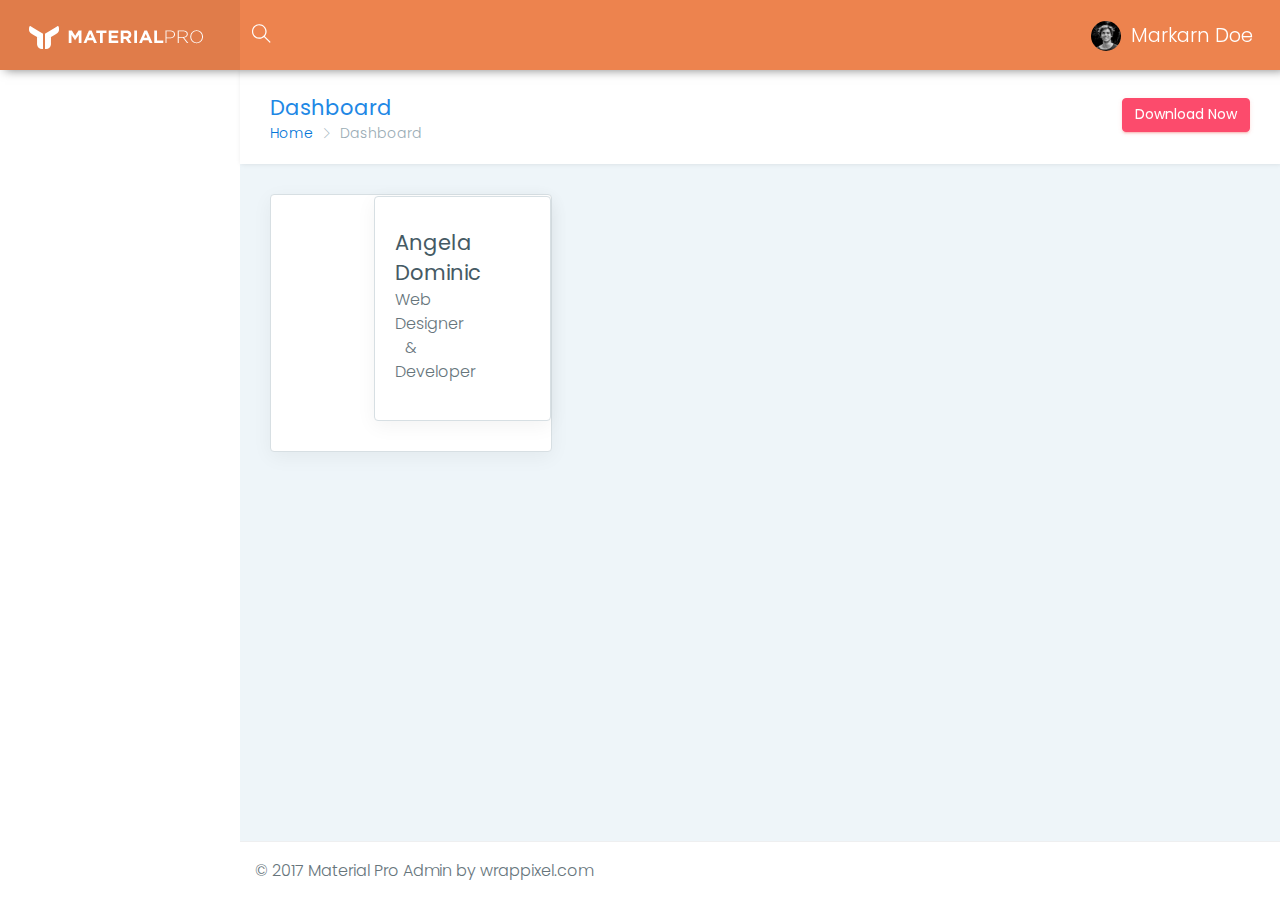
<file: front/profile.html>
<!DOCTYPE html>
<html lang="en">

<head>
    <meta charset="utf-8">
    <meta http-equiv="X-UA-Compatible" content="IE=edge">
    <!-- Tell the browser to be responsive to screen width -->
    <meta name="viewport" content="width=device-width, initial-scale=1">
    <meta name="description" content="">
    <meta name="author" content="">
    <!-- Favicon icon -->
    <link rel="icon" type="image/png" sizes="16x16" href="assets/images/favicon.png">
    <title>Material Pro Admin Template - The Most Complete & Trusted Bootstrap 4 Admin Template</title>
    <!-- Bootstrap Core CSS -->
    <link href="assets/plugins/bootstrap/css/bootstrap.min.css" rel="stylesheet">
    <!-- chartist CSS -->
    <link href="assets/plugins/chartist-js/dist/chartist.min.css" rel="stylesheet">
    <link href="assets/plugins/chartist-js/dist/chartist-init.css" rel="stylesheet">
    <link href="assets/plugins/chartist-plugin-tooltip-master/dist/chartist-plugin-tooltip.css" rel="stylesheet">
    <!--This page css - Morris CSS -->
    <link href="assets/plugins/c3-master/c3.min.css" rel="stylesheet">
    <!-- Custom CSS -->
    <link href="css/style.css" rel="stylesheet">
    <!-- You can change the theme colors from here -->
    <link href="css/colors/blue.css" id="theme" rel="stylesheet">
    <!-- HTML5 Shim and Respond.js IE8 support of HTML5 elements and media queries -->
    <!-- WARNING: Respond.js doesn't work if you view the page via file:// -->
    <!--[if lt IE 9]>
    <script src="https://oss.maxcdn.com/libs/html5shiv/3.7.0/html5shiv.js"></script>
    <script src="https://oss.maxcdn.com/libs/respond.js/1.4.2/respond.min.js"></script>
<![endif]-->
    <style type="text/css">
        .hexagon {
          position: absolute;
          width: 150px; 
          height: 86.60px;
          margin: 43.30px 0;
          background-image: url(http://csshexagon.com/img/meow.jpg);
          background-size: auto 173.2051px;
          background-position: center;
        }

        .hexTop,
        .hexBottom {
          position: absolute;
          z-index: 1;
          width: 106.07px;
          height: 106.07px;
          overflow: hidden;
          -webkit-transform: scaleY(0.5774) rotate(-45deg);
          -ms-transform: scaleY(0.5774) rotate(-45deg);
          transform: scaleY(0.5774) rotate(-45deg);
          background: inherit;
          left: 21.97px;
        }

        /*counter transform the bg image on the caps*/
        .hexTop:after,
        .hexBottom:after {
          content: "";
          position: absolute;
          width: 150.0000px;
          height: 86.60254037844388px;
          -webkit-transform:  rotate(45deg) scaleY(1.7321) translateY(-43.3013px);
          -ms-transform:      rotate(45deg) scaleY(1.7321) translateY(-43.3013px);
          transform:          rotate(45deg) scaleY(1.7321) translateY(-43.3013px);
          -webkit-transform-origin: 0 0;
          -ms-transform-origin: 0 0;
          transform-origin: 0 0;
          background: inherit;
        }

        .hexTop {
          top: -53.0330px;
        }

        .hexTop:after {
          background-position: center top;
        }

        .hexBottom {
          bottom: -53.0330px;
        }

        .hexBottom:after {
          background-position: center bottom;
        }

        .hexagon:after {
          content: "";
          position: absolute;
          top: 0.0000px;
          left: 0;
          width: 150.0000px;
          height: 86.6025px;
          z-index: 2;
          background: inherit;
        }
    </style>
</head>

<body class="fix-header card-no-border">
    <!-- ============================================================== -->
    <!-- Preloader - style you can find in spinners.css -->
    <!-- ============================================================== -->
    <div class="preloader">
        <svg class="circular" viewBox="25 25 50 50">
            <circle class="path" cx="50" cy="50" r="20" fill="none" stroke-width="2" stroke-miterlimit="10" /> </svg>
    </div>
    <!-- ============================================================== -->
    <!-- Main wrapper - style you can find in pages.scss -->
    <!-- ============================================================== -->
    <div id="main-wrapper">
        <!-- ============================================================== -->
        <!-- Topbar header - style you can find in pages.scss -->
        <!-- ============================================================== -->
        <header class="topbar">
            <nav class="navbar top-navbar navbar-toggleable-sm navbar-light">
                <!-- ============================================================== -->
                <!-- Logo -->
                <!-- ============================================================== -->
                <div class="navbar-header">
                    <a class="navbar-brand" href="index.html">
                        <!-- Logo icon --><b>
                            <!--You can put here icon as well // <i class="wi wi-sunset"></i> //-->
                            
                            <!-- Light Logo icon -->
                            <img src="assets/images/logo-light-icon.png" alt="homepage" class="light-logo" />
                        </b>
                        <!--End Logo icon -->
                        <!-- Logo text --><span>
                         
                         <!-- Light Logo text -->    
                         <img src="assets/images/logo-light-text.png" class="light-logo" alt="homepage" /></span> </a>
                </div>
                <!-- ============================================================== -->
                <!-- End Logo -->
                <!-- ============================================================== -->
                <div class="navbar-collapse">
                    <!-- ============================================================== -->
                    <!-- toggle and nav items -->
                    <!-- ============================================================== -->
                    <ul class="navbar-nav mr-auto mt-md-0">
                        <!-- This is  -->
                        <li class="nav-item"> <a class="nav-link nav-toggler hidden-md-up text-muted waves-effect waves-dark" href="javascript:void(0)"><i class="mdi mdi-menu"></i></a> </li>
                        <!-- ============================================================== -->
                        <!-- Search -->
                        <!-- ============================================================== -->
                        <li class="nav-item hidden-sm-down search-box"> <a class="nav-link hidden-sm-down text-muted waves-effect waves-dark" href="javascript:void(0)"><i class="ti-search"></i></a>
                            <form class="app-search">
                                <input type="text" class="form-control" placeholder="Search & enter"> <a class="srh-btn"><i class="ti-close"></i></a> </form>
                        </li>
                    </ul>
                    <!-- ============================================================== -->
                    <!-- User profile and search -->
                    <!-- ============================================================== -->
                    <ul class="navbar-nav my-lg-0">
                        <!-- ============================================================== -->
                        <!-- Profile -->
                        <!-- ============================================================== -->
                        <li class="nav-item dropdown">
                            <a class="nav-link dropdown-toggle text-muted waves-effect waves-dark" href="" data-toggle="dropdown" aria-haspopup="true" aria-expanded="false"><img src="assets/images/users/1.jpg" alt="user" class="profile-pic m-r-10" />Markarn Doe</a>
                        </li>
                    </ul>
                </div>
            </nav>
        </header>
        <!-- ============================================================== -->
        <!-- Page wrapper  -->
        <!-- ============================================================== -->
        <div class="page-wrapper">
            <!-- ============================================================== -->
            <!-- Container fluid  -->
            <!-- ============================================================== -->
            <div class="container-fluid">
                <!-- ============================================================== -->
                <!-- Bread crumb and right sidebar toggle -->
                <!-- ============================================================== -->
                <div class="row page-titles">
                    <div class="col-md-5 col-8 align-self-center">
                        <h3 class="text-themecolor">Dashboard</h3>
                        <ol class="breadcrumb">
                            <li class="breadcrumb-item"><a href="javascript:void(0)">Home</a></li>
                            <li class="breadcrumb-item active">Dashboard</li>
                        </ol>
                    </div>
                    <div class="col-md-7 col-4 align-self-center">
                        <a href="https://themewagon.com/themes/bootstrap-4-responsive-admin-template/" class="btn waves-effect waves-light btn-danger pull-right hidden-sm-down">Download Now</a>
                    </div>
                </div>
                <!-- ============================================================== -->
                <!-- End Bread crumb and right sidebar toggle -->
                <!-- ============================================================== -->
                <!-- ============================================================== -->
                <!-- Start Page Content -->
                <!-- ============================================================== -->
                
                <!-- Row -->
                <div class="container">
                    <div class="row">
                        <div class="card">
                            <!-- Column -->
                            <div class="row">
                                <div class="col-lg-4 col-md-4 offset-md-4">
                                    <div class="hexagon">
                                        <div class="hexTop"></div>
                                        <div class="hexBottom"></div>
                                            <!--<img src="assets/images/users/4.jpg" alt="user" style="height: 100px" />-->
                                    </div>
                                </div>
                                <div class="col-lg-8 col-xlg-8 col-md-8 offset-md-4" >
                                    <!-- Column -->
                                    <div class="card">
                                        <div class="row">
                                            <div class="col-lg-6 col-md-6">
                                                 <div class="card-block little-profile text-center" style="margin-top: 15%">
                                                
                                                    <h3 class="m-b-0">Angela Dominic</h3>
                                                    <p>Web Designer &amp; Developer</p>
                                                </div>
                                            </div>
                                        </div>
                                        
                                       
                                    </div>
                                </div>
                            </div>
                        </div>
                    </div>
                </div>
                <!-- ============================================================== -->
                <!-- End PAge Content -->
                <!-- ============================================================== -->
            </div>
            <!-- ============================================================== -->
            <!-- End Container fluid  -->
            <!-- ============================================================== -->
            <!-- ============================================================== -->
            <!-- footer -->
            <!-- ============================================================== -->
            <footer class="footer"> © 2017 Material Pro Admin by wrappixel.com </footer>
            <!-- ============================================================== -->
            <!-- End footer -->
            <!-- ============================================================== -->
        </div>
        <!-- ============================================================== -->
        <!-- End Page wrapper  -->
        <!-- ============================================================== -->
    </div>
    <!-- ============================================================== -->
    <!-- End Wrapper -->
    <!-- ============================================================== -->
    <!-- ============================================================== -->
    <!-- All Jquery -->
    <!-- ============================================================== -->
    <script src="assets/plugins/jquery/jquery.min.js"></script>
    <!-- Bootstrap tether Core JavaScript -->
    <script src="assets/plugins/bootstrap/js/tether.min.js"></script>
    <script src="assets/plugins/bootstrap/js/bootstrap.min.js"></script>
    <!-- slimscrollbar scrollbar JavaScript -->
    <script src="js/jquery.slimscroll.js"></script>
    <!--Wave Effects -->
    <script src="js/waves.js"></script>
    <!--Menu sidebar -->
    <script src="js/sidebarmenu.js"></script>
    <!--stickey kit -->
    <script src="assets/plugins/sticky-kit-master/dist/sticky-kit.min.js"></script>
    <!--Custom JavaScript -->
    <script src="js/custom.min.js"></script>
    <!-- ============================================================== -->
    <!-- This page plugins -->
    <!-- ============================================================== -->
    <!-- chartist chart -->
    <script src="assets/plugins/chartist-js/dist/chartist.min.js"></script>
    <script src="assets/plugins/chartist-plugin-tooltip-master/dist/chartist-plugin-tooltip.min.js"></script>
    <!--c3 JavaScript -->
    <script src="assets/plugins/d3/d3.min.js"></script>
    <script src="assets/plugins/c3-master/c3.min.js"></script>
    <!-- Chart JS -->
    <script src="js/dashboard1.js"></script>
</body>

</html>
</file>
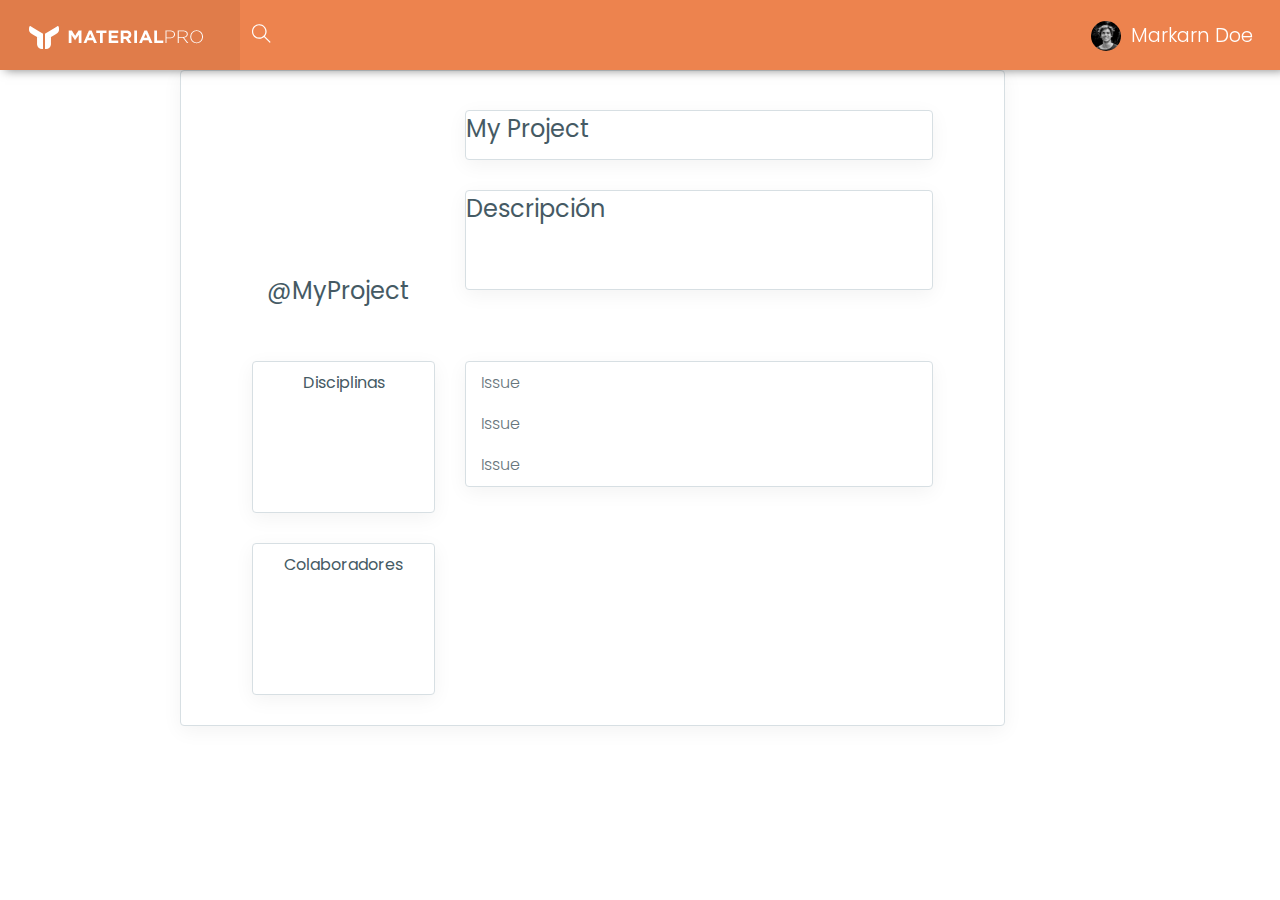
<file: front/project.html>
<!DOCTYPE html>
<html lang="en">

<head>
    <meta charset="utf-8">
    <meta http-equiv="X-UA-Compatible" content="IE=edge">
    <!-- Tell the browser to be responsive to screen width -->
    <meta name="viewport" content="width=device-width, initial-scale=1">
    <meta name="description" content="">
    <meta name="author" content="">
    <!-- Favicon icon -->
    <link rel="icon" type="image/png" sizes="16x16" href="assets/images/favicon.png">
    <title>Material Pro Admin Template - The Most Complete & Trusted Bootstrap 4 Admin Template</title>
    <!-- Bootstrap Core CSS -->
    <link href="assets/plugins/bootstrap/css/bootstrap.min.css" rel="stylesheet">
    <!-- Custom CSS -->
    <link href="css/style.css" rel="stylesheet">
    <!-- You can change the theme colors from here -->
    <link href="css/colors/blue.css" id="theme" rel="stylesheet">
    <!-- HTML5 Shim and Respond.js IE8 support of HTML5 elements and media queries -->
    <!-- WARNING: Respond.js doesn't work if you view the page via file:// -->
    <!--[if lt IE 9]>
    <script src="https://oss.maxcdn.com/libs/html5shiv/3.7.0/html5shiv.js"></script>
    <script src="https://oss.maxcdn.com/libs/respond.js/1.4.2/respond.min.js"></script>
<![endif]-->
    <style type="text/css">
.hexagon {
  position: relative;
  width: 150px; 
  height: 86.60px;
  margin: 43.30px 0;
  background-image: url(http://csshexagon.com/img/meow.jpg);
  background-size: auto 173.2051px;
  background-position: center;
}

.hexTop,
.hexBottom {
  position: absolute;
  z-index: 1;
  width: 106.07px;
  height: 106.07px;
  overflow: hidden;
  -webkit-transform: scaleY(0.5774) rotate(-45deg);
  -ms-transform: scaleY(0.5774) rotate(-45deg);
  transform: scaleY(0.5774) rotate(-45deg);
  background: inherit;
  left: 21.97px;
}

/*counter transform the bg image on the caps*/
.hexTop:after,
.hexBottom:after {
  content: "";
  position: absolute;
  width: 150.0000px;
  height: 86.60254037844388px;
  -webkit-transform:  rotate(45deg) scaleY(1.7321) translateY(-43.3013px);
  -ms-transform:      rotate(45deg) scaleY(1.7321) translateY(-43.3013px);
  transform:          rotate(45deg) scaleY(1.7321) translateY(-43.3013px);
  -webkit-transform-origin: 0 0;
  -ms-transform-origin: 0 0;
  transform-origin: 0 0;
  background: inherit;
}

.hexTop {
  top: -53.0330px;
}

.hexTop:after {
  background-position: center top;
}

.hexBottom {
  bottom: -53.0330px;
}

.hexBottom:after {
  background-position: center bottom;
}

.hexagon:after {
  content: "";
  position: absolute;
  top: 0.0000px;
  left: 0;
  width: 150.0000px;
  height: 86.6025px;
  z-index: 2;
  background: inherit;
}
    </style>
</head>

<body class="fix-header card-no-border">
    <header class="topbar">
        <nav class="navbar top-navbar navbar-toggleable-sm navbar-light">
            <!-- ============================================================== -->
            <!-- Logo -->
            <!-- ============================================================== -->
            <div class="navbar-header">
                <a class="navbar-brand" href="index.html">
                    <!-- Logo icon --><b>
                        <!--You can put here icon as well // <i class="wi wi-sunset"></i> //-->
                        
                        <!-- Light Logo icon -->
                        <img src="assets/images/logo-light-icon.png" alt="homepage" class="light-logo" />
                    </b>
                    <!--End Logo icon -->
                    <!-- Logo text --><span>
                     
                     <!-- Light Logo text -->    
                     <img src="assets/images/logo-light-text.png" class="light-logo" alt="homepage" /></span> </a>
            </div>
            <!-- ============================================================== -->
            <!-- End Logo -->
            <!-- ============================================================== -->
            <div class="navbar-collapse">
                <!-- ============================================================== -->
                <!-- toggle and nav items -->
                <!-- ============================================================== -->
                <ul class="navbar-nav mr-auto mt-md-0">
                    <!-- This is  -->
                    <li class="nav-item"> <a class="nav-link nav-toggler hidden-md-up text-muted waves-effect waves-dark" href="javascript:void(0)"><i class="mdi mdi-menu"></i></a> </li>
                    <!-- ============================================================== -->
                    <!-- Search -->
                    <!-- ============================================================== -->
                    <li class="nav-item hidden-sm-down search-box"> <a class="nav-link hidden-sm-down text-muted waves-effect waves-dark" href="javascript:void(0)"><i class="ti-search"></i></a>
                        <form class="app-search">
                            <input type="text" class="form-control" placeholder="Search & enter"> <a class="srh-btn"><i class="ti-close"></i></a> </form>
                    </li>
                </ul>
                <!-- ============================================================== -->
                <!-- User profile and search -->
                <!-- ============================================================== -->
                <ul class="navbar-nav my-lg-0">
                    <!-- ============================================================== -->
                    <!-- Profile -->
                    <!-- ============================================================== -->
                    <li class="nav-item dropdown">
                        <a class="nav-link dropdown-toggle text-muted waves-effect waves-dark" href="" data-toggle="dropdown" aria-haspopup="true" aria-expanded="false"><img src="assets/images/users/1.jpg" alt="user" class="profile-pic m-r-10" />Markarn Doe</a>
                    </li>
                </ul>
            </div>
        </nav>
    </header>
    <!-- ============================================================== -->
    <!-- Main wrapper - style you can find in pages.scss -->
    <!-- ============================================================== -->
    <section id="wrapper" class="error-page">
        <div class="container">
            <div class="row">
                <div class="col-lg-9 col-xlg-9 col-md-9 offset-md-1">
                        
                    <div class="card">
                        <!-- Column -->
                        
                        <div class="row" style="padding-top: 3%;">
                            <div class="col-log 3 col-xlg-3 col-md-3 offset-md-1">
                                    <div class="col-log 12 col-xlg-12 col-md-12">
                                            <div class="hexagon">
                                                    <div class="hexTop"></div>
                                                    <div class="hexBottom"></div>
                                                </div>
                                    </div>
                                    <div class="col-log 12 col-xlg-12 col-md-12" style="padding-top:2%;">
                                            <h2 class="m-b-0">@MyProject</h2>
                                    </div>
                                
                                
                            </div>
                            <div class="col-log 7 col-xlg-7 col-md-7">
                                <div class="row" style="padding-top: 3%;">
                                    <div class="col-log 12 col-xlg-12 col-md-12">
                                        <div class="card" style="align-items: left;min-height: 50px;">
                                            <h2 class="m-b-0">My Project</h2>
                                        </div>
                                    </div>
                                </div>
                                <div class="row">
                                    <div class="col-log 12 col-xlg-12 col-md-12">
                                        <div class="card" style="align-items: left;min-height: 100px;">
                                            <h2 class="m-b-0">Descripción</h2>
                                        </div>
                                    </div>
                                </div>
                            </div>
                        </div>

                        <div class="row" style="padding-top:5%;">
                            <div class="col-log 3 col-xlg-3 col-md-3 offset-md-1">
                                <div class="card">
                                    <div class="row justify-content-center" style="padding-top: 2%;min-height: 150px;">
                                            <h2 class="m-b-0" style="font-size: inherit">Disciplinas</h2>
                                    </div>
                                </div>
                                <div class="card">
                                    <div class="row justify-content-center" style="padding-top: 2%;min-height: 150px;">
                                            <h2 class="m-b-0" style="font-size: inherit">Colaboradores</h2>
                                    </div>
                                </div>
                            </div>
                            <div class="col-log 7 col-xlg-7 col-md-7">
                                <div class="card">
                                    <div class="col-log 12 col-xlg-12 col-md-12">
                                        <div style="padding-top:2%;padding-bottom: 2%;">
                                            Issue
                                        </div>
                                        <div style="padding-top:2%;padding-bottom: 2%;">
                                            Issue
                                        </div>
                                        <div style="padding-top:2%;padding-bottom: 2%;">
                                            Issue
                                        </div>
                                    </div>
                                </div>
                            </div>
                        </div>

                    </div>

                </div>
            </div>
        </div>
    </section>
    <!-- ============================================================== -->
    <!-- End Wrapper -->
    <!-- ============================================================== -->
    <!-- ============================================================== -->
    <!-- All Jquery -->
    <!-- ============================================================== -->
    <script src="assets/plugins/jquery/jquery.min.js"></script>
    <!-- Bootstrap tether Core JavaScript -->
    <script src="assets/plugins/bootstrap/js/tether.min.js"></script>
    <script src="assets/plugins/bootstrap/js/bootstrap.min.js"></script>
    <!--Wave Effects -->
    <script src="js/waves.js"></script>
</body>

</html>
</file>
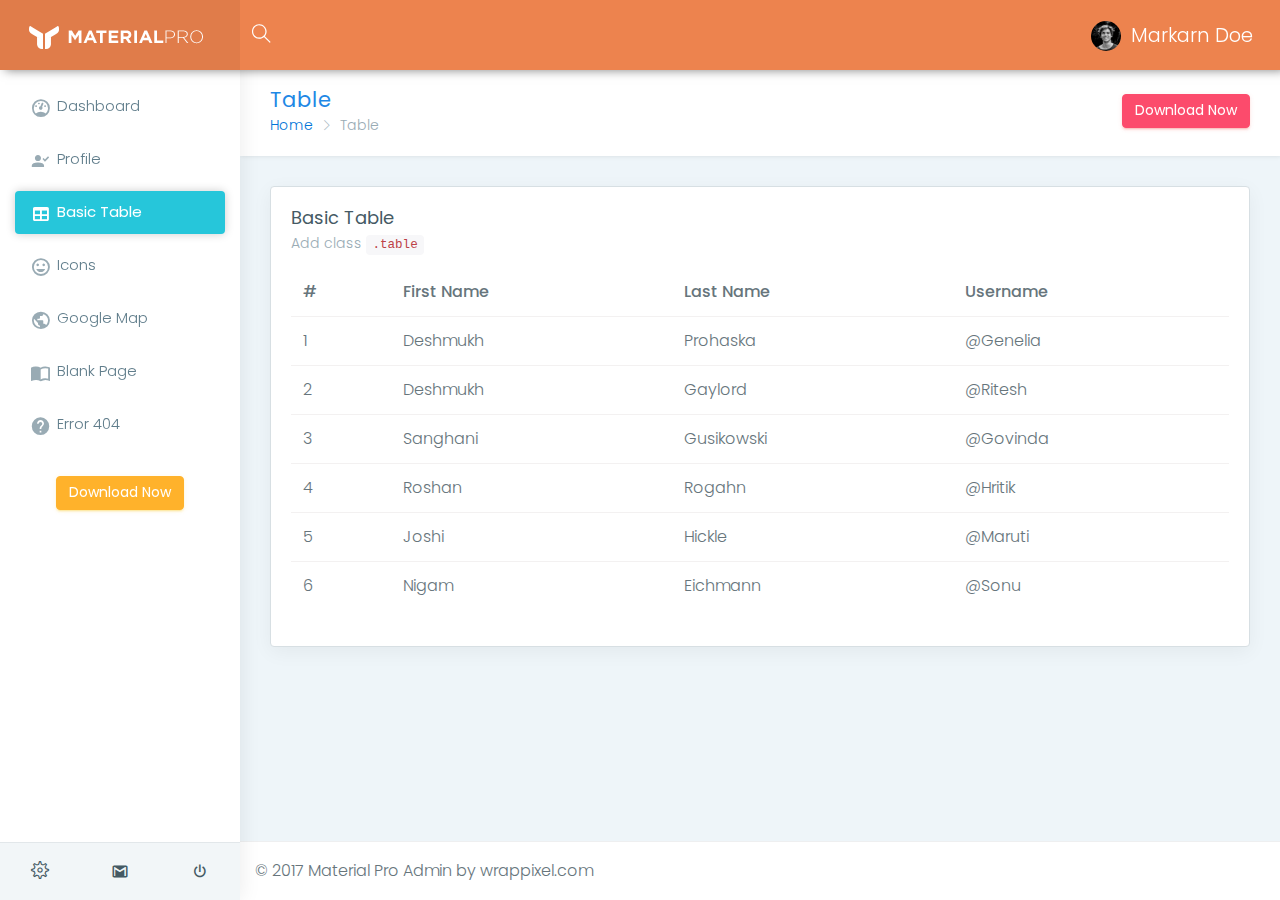
<file: front/table-basic.html>
<!DOCTYPE html>
<html lang="en">

<head>
    <meta charset="utf-8">
    <meta http-equiv="X-UA-Compatible" content="IE=edge">
    <!-- Tell the browser to be responsive to screen width -->
    <meta name="viewport" content="width=device-width, initial-scale=1">
    <meta name="description" content="">
    <meta name="author" content="">
    <!-- Favicon icon -->
    <link rel="icon" type="image/png" sizes="16x16" href="assets/images/favicon.png">
    <title>Material Pro Admin Template - The Most Complete & Trusted Bootstrap 4 Admin Template</title>
    <!-- Bootstrap Core CSS -->
    <link href="assets/plugins/bootstrap/css/bootstrap.min.css" rel="stylesheet">
    <!-- Custom CSS -->
    <link href="css/style.css" rel="stylesheet">
    <!-- You can change the theme colors from here -->
    <link href="css/colors/blue.css" id="theme" rel="stylesheet">
    <!-- HTML5 Shim and Respond.js IE8 support of HTML5 elements and media queries -->
    <!-- WARNING: Respond.js doesn't work if you view the page via file:// -->
    <!--[if lt IE 9]>
    <script src="https://oss.maxcdn.com/libs/html5shiv/3.7.0/html5shiv.js"></script>
    <script src="https://oss.maxcdn.com/libs/respond.js/1.4.2/respond.min.js"></script>
<![endif]-->
</head>

<body class="fix-header fix-sidebar card-no-border">
    <!-- ============================================================== -->
    <!-- Preloader - style you can find in spinners.css -->
    <!-- ============================================================== -->
    <div class="preloader">
        <svg class="circular" viewBox="25 25 50 50">
            <circle class="path" cx="50" cy="50" r="20" fill="none" stroke-width="2" stroke-miterlimit="10" /> </svg>
    </div>
    <!-- ============================================================== -->
    <!-- Main wrapper - style you can find in pages.scss -->
    <!-- ============================================================== -->
    <div id="main-wrapper">
        <!-- ============================================================== -->
        <!-- Topbar header - style you can find in pages.scss -->
        <!-- ============================================================== -->
        <header class="topbar">
            <nav class="navbar top-navbar navbar-toggleable-sm navbar-light">
                <!-- ============================================================== -->
                <!-- Logo -->
                <!-- ============================================================== -->
                <div class="navbar-header">
                    <a class="navbar-brand" href="index.html">
                        <!-- Logo icon --><b>
                            <!--You can put here icon as well // <i class="wi wi-sunset"></i> //-->
                           
                            <!-- Light Logo icon -->
                            <img src="assets/images/logo-light-icon.png" alt="homepage" class="light-logo" />
                        </b>
                        <!--End Logo icon -->
                        <!-- Logo text --><span>
                         
                         <!-- Light Logo text -->    
                         <img src="assets/images/logo-light-text.png" class="light-logo" alt="homepage" /></span> </a>
                </div>
                <!-- ============================================================== -->
                <!-- End Logo -->
                <!-- ============================================================== -->
                <div class="navbar-collapse">
                    <!-- ============================================================== -->
                    <!-- toggle and nav items -->
                    <!-- ============================================================== -->
                    <ul class="navbar-nav mr-auto mt-md-0">
                        <!-- This is  -->
                        <li class="nav-item"> <a class="nav-link nav-toggler hidden-md-up text-muted waves-effect waves-dark" href="javascript:void(0)"><i class="mdi mdi-menu"></i></a> </li>
                        <!-- ============================================================== -->
                        <!-- Search -->
                        <!-- ============================================================== -->
                        <li class="nav-item hidden-sm-down search-box"> <a class="nav-link hidden-sm-down text-muted waves-effect waves-dark" href="javascript:void(0)"><i class="ti-search"></i></a>
                            <form class="app-search">
                                <input type="text" class="form-control" placeholder="Search & enter"> <a class="srh-btn"><i class="ti-close"></i></a> </form>
                        </li>
                    </ul>
                    <!-- ============================================================== -->
                    <!-- User profile and search -->
                    <!-- ============================================================== -->
                    <ul class="navbar-nav my-lg-0">
                        <!-- ============================================================== -->
                        <!-- Profile -->
                        <!-- ============================================================== -->
                        <li class="nav-item dropdown">
                            <a class="nav-link dropdown-toggle text-muted waves-effect waves-dark" href="" data-toggle="dropdown" aria-haspopup="true" aria-expanded="false"><img src="assets/images/users/1.jpg" alt="user" class="profile-pic m-r-10" />Markarn Doe</a>
                        </li>
                    </ul>
                </div>
            </nav>
        </header>
        <!-- ============================================================== -->
        <!-- End Topbar header -->
        <!-- ============================================================== -->
        <!-- ============================================================== -->
        <!-- Left Sidebar - style you can find in sidebar.scss  -->
        <!-- ============================================================== -->
        <aside class="left-sidebar">
            <!-- Sidebar scroll-->
            <div class="scroll-sidebar">
                <!-- Sidebar navigation-->
                <nav class="sidebar-nav">
                    <ul id="sidebarnav">
                        <li> <a class="waves-effect waves-dark" href="index.html" aria-expanded="false"><i class="mdi mdi-gauge"></i><span class="hide-menu">Dashboard</span></a>
                        </li>
                        <li> <a class="waves-effect waves-dark" href="pages-profile.html" aria-expanded="false"><i class="mdi mdi-account-check"></i><span class="hide-menu">Profile</span></a>
                        </li>
                        <li> <a class="waves-effect waves-dark" href="table-basic.html" aria-expanded="false"><i class="mdi mdi-table"></i><span class="hide-menu">Basic Table</span></a>
                        </li>
                        <li> <a class="waves-effect waves-dark" href="icon-material.html" aria-expanded="false"><i class="mdi mdi-emoticon"></i><span class="hide-menu">Icons</span></a>
                        </li>
                        <li> <a class="waves-effect waves-dark" href="map-google.html" aria-expanded="false"><i class="mdi mdi-earth"></i><span class="hide-menu">Google Map</span></a>
                        </li>
                        <li> <a class="waves-effect waves-dark" href="pages-blank.html" aria-expanded="false"><i class="mdi mdi-book-open-variant"></i><span class="hide-menu">Blank Page</span></a>
                        </li>
                        <li> <a class="waves-effect waves-dark" href="pages-error-404.html" aria-expanded="false"><i class="mdi mdi-help-circle"></i><span class="hide-menu">Error 404</span></a>
                        </li>
                    </ul>
                    <div class="text-center m-t-30">
                        <a href="https://themewagon.com/themes/material-bootstrap-4-free-admin-template/" class="btn waves-effect waves-light btn-warning hidden-md-down">Download Now</a>
                    </div>
                </nav>
                <!-- End Sidebar navigation -->
            </div>
            <!-- End Sidebar scroll-->
            <!-- Bottom points-->
            <div class="sidebar-footer">
                <!-- item--><a href="" class="link" data-toggle="tooltip" title="Settings"><i class="ti-settings"></i></a>
                <!-- item--><a href="" class="link" data-toggle="tooltip" title="Email"><i class="mdi mdi-gmail"></i></a>
                <!-- item--><a href="" class="link" data-toggle="tooltip" title="Logout"><i class="mdi mdi-power"></i></a> </div>
            <!-- End Bottom points-->
        </aside>
        <!-- ============================================================== -->
        <!-- End Left Sidebar - style you can find in sidebar.scss  -->
        <!-- ============================================================== -->
        <!-- ============================================================== -->
        <!-- Page wrapper  -->
        <!-- ============================================================== -->
        <div class="page-wrapper">
            <!-- ============================================================== -->
            <!-- Container fluid  -->
            <!-- ============================================================== -->
            <div class="container-fluid">
                <!-- ============================================================== -->
                <!-- Bread crumb and right sidebar toggle -->
                <!-- ============================================================== -->
                <div class="row page-titles">
                    <div class="col-md-5 col-8 align-self-center">
                        <h3 class="text-themecolor m-b-0 m-t-0">Table</h3>
                        <ol class="breadcrumb">
                            <li class="breadcrumb-item"><a href="javascript:void(0)">Home</a></li>
                            <li class="breadcrumb-item active">Table</li>
                        </ol>
                    </div>
                    <div class="col-md-7 col-4 align-self-center">
                        <a href="https://themewagon.com/themes/material-bootstrap-4-free-admin-template/" class="btn waves-effect waves-light btn-danger pull-right hidden-sm-down">Download Now</a>
                    </div>
                </div>
                <!-- ============================================================== -->
                <!-- End Bread crumb and right sidebar toggle -->
                <!-- ============================================================== -->
                <!-- ============================================================== -->
                <!-- Start Page Content -->
                <!-- ============================================================== -->
                <div class="row">
                    <!-- column -->
                    <div class="col-lg-12">
                        <div class="card">
                            <div class="card-block">
                                <h4 class="card-title">Basic Table</h4>
                                <h6 class="card-subtitle">Add class <code>.table</code></h6>
                                <div class="table-responsive">
                                    <table class="table">
                                        <thead>
                                            <tr>
                                                <th>#</th>
                                                <th>First Name</th>
                                                <th>Last Name</th>
                                                <th>Username</th>
                                            </tr>
                                        </thead>
                                        <tbody>
                                            <tr>
                                                <td>1</td>
                                                <td>Deshmukh</td>
                                                <td>Prohaska</td>
                                                <td>@Genelia</td>
                                            </tr>
                                            <tr>
                                                <td>2</td>
                                                <td>Deshmukh</td>
                                                <td>Gaylord</td>
                                                <td>@Ritesh</td>
                                            </tr>
                                            <tr>
                                                <td>3</td>
                                                <td>Sanghani</td>
                                                <td>Gusikowski</td>
                                                <td>@Govinda</td>
                                            </tr>
                                            <tr>
                                                <td>4</td>
                                                <td>Roshan</td>
                                                <td>Rogahn</td>
                                                <td>@Hritik</td>
                                            </tr>
                                            <tr>
                                                <td>5</td>
                                                <td>Joshi</td>
                                                <td>Hickle</td>
                                                <td>@Maruti</td>
                                            </tr>
                                            <tr>
                                                <td>6</td>
                                                <td>Nigam</td>
                                                <td>Eichmann</td>
                                                <td>@Sonu</td>
                                            </tr>
                                        </tbody>
                                    </table>
                                </div>
                            </div>
                        </div>
                    </div>
                </div>
                <!-- ============================================================== -->
                <!-- End PAge Content -->
                <!-- ============================================================== -->
            </div>
            <!-- ============================================================== -->
            <!-- End Container fluid  -->
            <!-- ============================================================== -->
            <!-- ============================================================== -->
            <!-- footer -->
            <!-- ============================================================== -->
            <footer class="footer">
                © 2017 Material Pro Admin by wrappixel.com
            </footer>
            <!-- ============================================================== -->
            <!-- End footer -->
            <!-- ============================================================== -->
        </div>
        <!-- ============================================================== -->
        <!-- End Page wrapper  -->
        <!-- ============================================================== -->
    </div>
    <!-- ============================================================== -->
    <!-- End Wrapper -->
    <!-- ============================================================== -->
    <!-- ============================================================== -->
    <!-- All Jquery -->
    <!-- ============================================================== -->
    <script src="assets/plugins/jquery/jquery.min.js"></script>
    <!-- Bootstrap tether Core JavaScript -->
    <script src="assets/plugins/bootstrap/js/tether.min.js"></script>
    <script src="assets/plugins/bootstrap/js/bootstrap.min.js"></script>
    <!-- slimscrollbar scrollbar JavaScript -->
    <script src="js/jquery.slimscroll.js"></script>
    <!--Wave Effects -->
    <script src="js/waves.js"></script>
    <!--Menu sidebar -->
    <script src="js/sidebarmenu.js"></script>
    <!--stickey kit -->
    <script src="assets/plugins/sticky-kit-master/dist/sticky-kit.min.js"></script>
    <!--Custom JavaScript -->
    <script src="js/custom.min.js"></script>
</body>

</html>
</file>
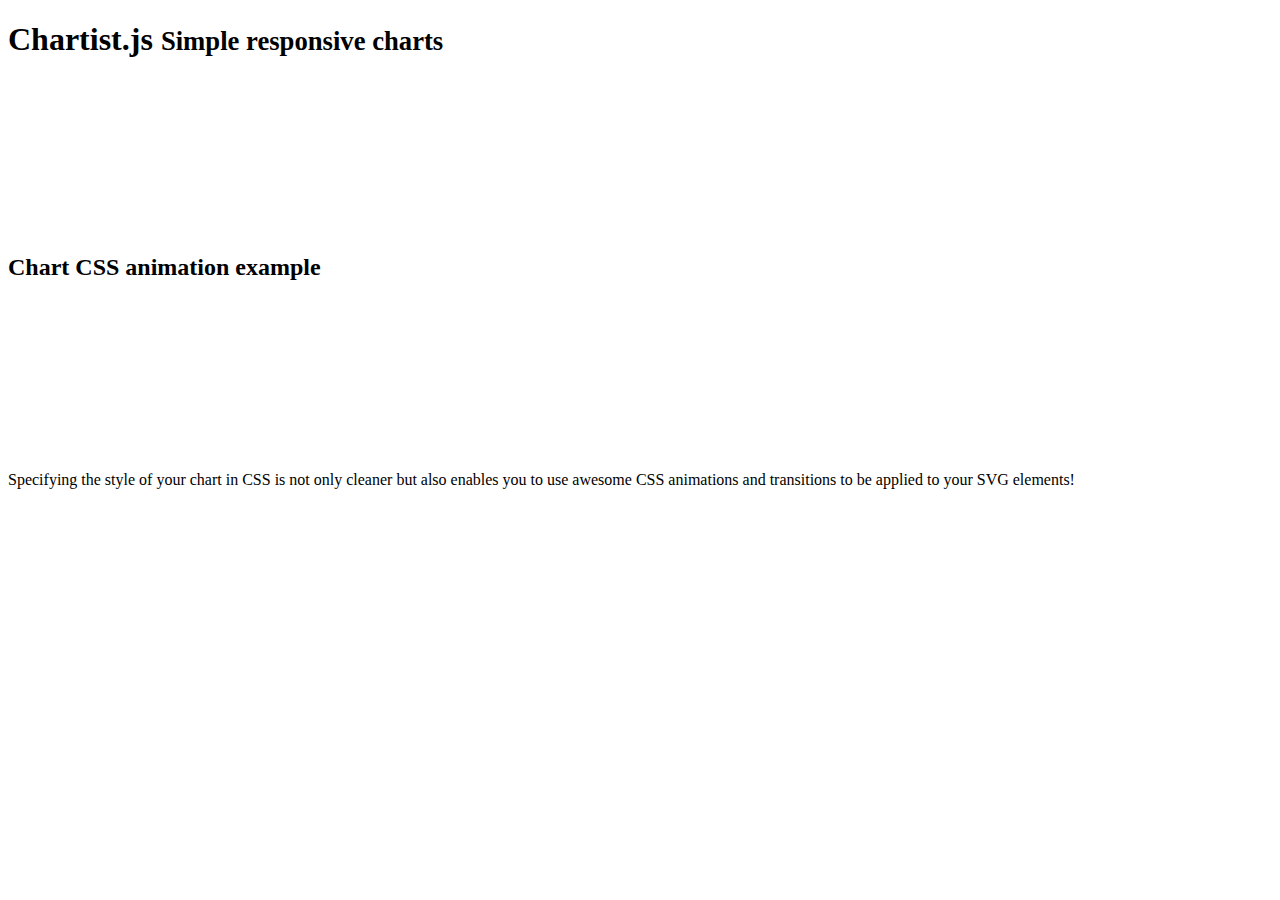
<file: front/assets/plugins/chartist-plugin-tooltip-master/test/runner.html>
<!doctype html>
<html lang="en">
<head>
  <title>End2end Test Runner</title>
</head>
<body>
<header class="page-header">
  <h1>Chartist.js
    <small> Simple responsive charts</small>
  </h1>
  <div class="limiter">
    <figure>
      <svg id="chartist-guy"></svg>
    </figure>
  </div>
</header>

<article class="main" role="main">
  <section class="documentation-section">
    <header>
      <h2>Chart CSS animation example</h2>
    </header>
    <div class="content">
      <div class="chart-container">
        <svg id="chart"></svg>
      </div>
    </div>
    <aside class="side-notes">
      <p>Specifying the style of your chart in CSS is not only cleaner but also enables you to use awesome CSS
        animations
        and transitions to be applied to your SVG elements!</p>
    </aside>
  </section>
</article>
</body>
</html>
</file>
<file: front/assets/plugins/chartist-js/dist/chartist-init.css>
.ct-sm-line-chart,
.ct-area-ln-chart,
#ct-polar-chart,
.ct-svg-chartct-bar-chart, .total-revenue, .chartist-chart {
    position: relative;
}

.ct-sm-line-chart .ct-series-a .ct-line,
.ct-bar-chart .ct-series-a .ct-bar,
.ct-sm-line-chart .ct-series-a .ct-point,
.ct-donute-chart .ct-series-a .ct-slice-donut,
.ct-gauge-chart .ct-series-a .ct-slice-donut,
.ct-area-ln-chart .ct-series-a .ct-line,
.ct-area-ln-chart .ct-series-a .ct-point,
.ct-animation-chart .ct-series-a .ct-line,
.ct-animation-chart .ct-series-a .ct-point,
.ct-svg-chart .ct-series-a .ct-line,
.user-analytics .ct-series-a .ct-line,
.user-analytics .ct-series-a .ct-point{
    stroke: #009efb;
}

.ct-sm-line-chart .ct-series-b .ct-line,
.ct-bar-chart .ct-series-b .ct-bar,
.ct-sm-line-chart .ct-series-b .ct-point,
.ct-donute-chart .ct-series-b .ct-slice-donut,
.ct-gauge-chart .ct-series-b .ct-slice-donut,
.ct-animation-chart .ct-series-b .ct-line,
.ct-animation-chart .ct-series-b .ct-point,
.ct-svg-chart .ct-series-b .ct-line {
    stroke: #f62d51;
}

.ct-sm-line-chart .ct-series-c .ct-line,
.ct-sm-line-chart .ct-series-c .ct-point,
.ct-donute-chart .ct-series-c .ct-slice-donut,
.ct-gauge-chart .ct-series-c .ct-slice-donut,
.ct-animation-chart .ct-series-c .ct-line,
.ct-animation-chart .ct-series-c .ct-point,
.ct-svg-chart .ct-series-c .ct-line {
    stroke: #26c6da;
}

.ct-gauge-chart .ct-series-d .ct-slice-donut,
.ct-donute-chart .ct-series-d .ct-slice-donut {
    stroke: #ffbc34;
}

.ct-donute-chart .ct-series-e .ct-slice-donut {
    stroke: #4c5667;
}

.ct-donute-chart .ct-series-f .ct-slice-donut {
    stroke: #02bec9;
}

.ct-area-ln-chart .ct-series-a .ct-area,
.ct-svg-chart .ct-series-a .ct-area {
    fill: #009efb;
}
.user-analytics .ct-series-a .ct-area{
    fill:none;
}

/*Android vs ios chart*/
.andvios .ct-series-a .ct-line,
.andvios .ct-series-b .ct-line
{
    stroke: transparent;
   
}
.andvios .ct-series-a .ct-point, .andvios .ct-series-b .ct-point{
    stroke-width:3px;
    stroke:#26c6da;
}
.andvios .ct-series-a .ct-area{
    fill:#1eacbe;
    fill-opacity:0.3;
}
.andvios .ct-series-b .ct-area{
    fill:#26c6da;
    fill-opacity:0.7;
}
/*Bandwidth data usege*/
.usage .ct-series-a .ct-line{
    stroke:#fff;
}
.usage .ct-series-a .ct-point{
    stroke-width:0px;
}
.usage .ct-series-a .ct-area{
    fill-opacity:0;
}

/*Download stats */
.download-state .ct-series-b .ct-bar, .download-state .ct-series-a .ct-bar{
     stroke-width:3px;
}
.download-state .ct-series-b .ct-bar{
    stroke:#26c6da;
}
.download-state .ct-series-a .ct-bar{
    stroke:#7460ee;
}
</file>
<file: front/assets/plugins/chartist-plugin-tooltip-master/dist/chartist-plugin-tooltip.css>
.chartist-tooltip {
  position: absolute;
  display: inline-block;
  opacity: 0;
  min-width: 50px;
  padding: 5px 10px;
  border-radius: 5px;
  background: #313131;
  color: #fff;
  font-weight: 500;
  text-align: center;
  pointer-events: none;
  z-index: 1;
  -webkit-transition: opacity .2s linear;
  -moz-transition: opacity .2s linear;
  -o-transition: opacity .2s linear;
  transition: opacity .2s linear; }

/*.chartist-tooltip:before {
    content: "";
    position: absolute;
    top: 100%;
    left: 50%;
    width: 0;
    height: 0;
    margin-left: -5px;
    border: 5px solid transparent;
    border-top-color: #313131; }
*/
.chartist-tooltip.tooltip-show {
    opacity: 1; }

.ct-area, .ct-line {
  pointer-events: none; }

/*# sourceMappingURL=chartist-plugin-tooltip.css.map */
</file>
<file: front/css/style.css>
/*
Template Name: Material Pro Admin
Author: Themedesigner
Email: niravjoshi87@gmail.com
File: scss
*/
/**
 * Table Of Content
 *
 * 	1. Globals
 *	2. Headers
 *	3. Navigations
 *	4. Banners
 *	5. Footers
 *	6. app
 *	7. Widgets
 *	8. Custom Templates
 */
/*
Template Name: Material Pro Admin
Author: Themedesigner
Email: niravjoshi87@gmail.com
File: scss
*/
@import url("https://fonts.googleapis.com/css?family=Poppins:300,400,500,600,700");
/*Theme Colors*/
/*bootstrap Color*/
/*Light colors*/
/*Normal Color*/
/*Extra Variable*/
/*Preloader*/
@import url(../scss/icons/font-awesome/css/font-awesome.min.css);
@import url(../scss/icons/simple-line-icons/css/simple-line-icons.css);
@import url(../scss/icons/weather-icons/css/weather-icons.min.css);
@import url(../scss/icons/linea-icons/linea.css);
@import url(../scss/icons/themify-icons/themify-icons.css);
@import url(../scss/icons/flag-icon-css/flag-icon.min.css);
@import url(../scss/icons/material-design-iconic-font/css/materialdesignicons.min.css);
@import url("https://fonts.googleapis.com/css?family=Poppins:300,400,500,600,700");
@import url(../css/spinners.css);
@import url(../css/animate.css);
.preloader {
  width: 100%;
  height: 100%;
  top: 0px;
  position: fixed;
  z-index: 99999;
  background: #fff; }
  .preloader .cssload-speeding-wheel {
    position: absolute;
    top: calc(50% - 3.5px);
    left: calc(50% - 3.5px); }

/*
Template Name: Material Pro Admin
Author: Themedesigner
Email: niravjoshi87@gmail.com
File: scss
*/
/**
 * Table Of Content
 *
 * 	1. Globals
 *	2. Headers
 *	3. Navigations
 *	4. Banners
 *	5. Footers
 *	6. Posts
 *	7. Widgets
 *	8. Custom Templates
 */
/******************* 
Global Styles 
*******************/
* {
  outline: none; }

body {
  background: #fff;
  font-family: "Poppins", sans-serif;
  margin: 0;
  overflow-x: hidden;
  color: #67757c;
  font-weight: 300; }

html {
  position: relative;
  min-height: 100%;
  background: #ffffff; }

a:hover, a:focus {
  text-decoration: none; }

a.link {
  color: #455a64; }
  a.link:hover, a.link:focus {
    color: #009efb; }

.img-responsive {
  width: 100%;
  height: auto;
  display: inline-block; }

.img-rounded {
  border-radius: 4px; }

html body .mdi:before, html body .mdi-set {
  line-height: initial; }

/*******************
Headings
*******************/
h1,
h2,
h3,
h4,
h5,
h6 {
  color: #455a64;
  font-family: "Poppins", sans-serif;
  font-weight: 400; }

h1 {
  line-height: 40px;
  font-size: 36px; }

h2 {
  line-height: 36px;
  font-size: 24px; }

h3 {
  line-height: 30px;
  font-size: 21px; }

h4 {
  line-height: 22px;
  font-size: 18px; }

h5 {
  line-height: 18px;
  font-size: 16px;
  font-weight: 400; }

h6 {
  line-height: 16px;
  font-size: 14px;
  font-weight: 400; }

.display-5 {
  font-size: 3rem; }

.display-6 {
  font-size: 36px; }

.box {
  border-radius: 4px;
  padding: 10px; }

html body .dl {
  display: inline-block; }

html body .db {
  display: block; }

.no-wrap td, .no-wrap th {
  white-space: nowrap; }

/*******************
Blockquote
*******************/
html body blockquote {
  border-left: 5px solid #009efb;
  border: 1px solid rgba(120, 130, 140, 0.13);
  padding: 15px; }

.clear {
  clear: both; }

ol li {
  margin: 5px 0; }

/*******************
Paddings
*******************/
html body .p-0 {
  padding: 0px; }

html body .p-10 {
  padding: 10px; }

html body .p-20 {
  padding: 20px; }

html body .p-30 {
  padding: 30px; }

html body .p-l-0 {
  padding-left: 0px; }

html body .p-l-10 {
  padding-left: 10px; }

html body .p-l-20 {
  padding-left: 20px; }

html body .p-r-0 {
  padding-right: 0px; }

html body .p-r-10 {
  padding-right: 10px; }

html body .p-r-20 {
  padding-right: 20px; }

html body .p-r-30 {
  padding-right: 30px; }

html body .p-r-40 {
  padding-right: 40px; }

html body .p-t-0 {
  padding-top: 0px; }

html body .p-t-10 {
  padding-top: 10px; }

html body .p-t-20 {
  padding-top: 20px; }

html body .p-t-30 {
  padding-top: 30px; }

html body .p-b-0 {
  padding-bottom: 0px; }

html body .p-b-5 {
  padding-bottom: 5px; }

html body .p-b-10 {
  padding-bottom: 10px; }

html body .p-b-20 {
  padding-bottom: 20px; }

html body .p-b-30 {
  padding-bottom: 30px; }

html body .p-b-40 {
  padding-bottom: 40px; }

/*******************
Margin
*******************/
html body .m-0 {
  margin: 0px; }

html body .m-l-5 {
  margin-left: 5px; }

html body .m-l-10 {
  margin-left: 10px; }

html body .m-l-15 {
  margin-left: 15px; }

html body .m-l-20 {
  margin-left: 20px; }

html body .m-l-30 {
  margin-left: 30px; }

html body .m-l-40 {
  margin-left: 40px; }

html body .m-r-5 {
  margin-right: 5px; }

html body .m-r-10 {
  margin-right: 10px; }

html body .m-r-15 {
  margin-right: 15px; }

html body .m-r-20 {
  margin-right: 20px; }

html body .m-r-30 {
  margin-right: 30px; }

html body .m-r-40 {
  margin-right: 40px; }

html body .m-t-0 {
  margin-top: 0px; }

html body .m-t-5 {
  margin-top: 5px; }

html body .m-t-10 {
  margin-top: 10px; }

html body .m-t-15 {
  margin-top: 15px; }

html body .m-t-20 {
  margin-top: 20px; }

html body .m-t-30 {
  margin-top: 30px; }

html body .m-t-40 {
  margin-top: 40px; }

html body .m-b-0 {
  margin-bottom: 0px; }

html body .m-b-5 {
  margin-bottom: 5px; }

html body .m-b-10 {
  margin-bottom: 10px; }

html body .m-b-15 {
  margin-bottom: 15px; }

html body .m-b-20 {
  margin-bottom: 20px; }

html body .m-b-30 {
  margin-bottom: 30px; }

html body .m-b-40 {
  margin-bottom: 40px; }

/*******************
vertical alignment
*******************/
html body .vt {
  vertical-align: top; }

html body .vm {
  vertical-align: middle; }

html body .vb {
  vertical-align: bottom; }

/*******************
Opacity
*******************/
.op-5 {
  opacity: 0.5; }

/*******************
font weight
*******************/
html body .font-bold {
  font-weight: 700; }

html body .font-normal {
  font-weight: normal; }

html body .font-light {
  font-weight: 300; }

html body .font-medium {
  font-weight: 500; }

html body .font-16 {
  font-size: 16px; }

html body .font-14 {
  font-size: 14px; }

html body .font-10 {
  font-size: 10px; }

html body .font-18 {
  font-size: 18px; }

html body .font-20 {
  font-size: 20px; }

/*******************
Border
*******************/
html body .b-0 {
  border: none; }

html body .b-r {
  border-right: 1px solid rgba(120, 130, 140, 0.13); }

html body .b-l {
  border-left: 1px solid rgba(120, 130, 140, 0.13); }

html body .b-b {
  border-bottom: 1px solid rgba(120, 130, 140, 0.13); }

html body .b-t {
  border-top: 1px solid rgba(120, 130, 140, 0.13); }

html body .b-all {
  border: 1px solid rgba(120, 130, 140, 0.13); }

/*******************
Thumb size
*******************/
.thumb-sm {
  height: 32px;
  width: 32px; }

.thumb-md {
  height: 48px;
  width: 48px; }

.thumb-lg {
  height: 88px;
  width: 88px; }

.hide {
  display: none; }

.img-circle {
  border-radius: 100%; }

.radius {
  border-radius: 4px; }

/*******************
Text Colors
*******************/
.text-white {
  color: #ffffff !important; }

.text-danger {
  color: #fc4b6c !important; }

.text-muted {
  color: #99abb4 !important; }

.text-warning {
  color: #ffb22b !important; }

.text-success {
  color: #26c6da !important; }

.text-info {
  color: #1e88e5 !important; }

.text-inverse {
  color: #2f3d4a !important; }

html body .text-blue {
  color: #02bec9; }

html body .text-purple {
  color: #7460ee; }

html body .text-primary {
  color: #7460ee; }

html body .text-megna {
  color: #00897b; }

html body .text-dark {
  color: #67757c; }

html body .text-themecolor {
  color: #009efb; }

/*******************
Background Colors
*******************/
.bg-primary {
  background-color: #7460ee !important; }

.bg-success {
  background-color: #26c6da !important; }

.bg-info {
  background-color: #1e88e5 !important; }

.bg-warning {
  background-color: #ffb22b !important; }

.bg-danger {
  background-color: #fc4b6c !important; }

html body .bg-megna {
  background-color: #00897b; }

html body .bg-theme {
  background-color: #009efb; }

html body .bg-inverse {
  background-color: #2f3d4a; }

html body .bg-purple {
  background-color: #7460ee; }

html body .bg-light-primary {
  background-color: #f1effd; }

html body .bg-light-success {
  background-color: #e8fdeb; }

html body .bg-light-info {
  background-color: #cfecfe; }

html body .bg-light-extra {
  background-color: #ebf3f5; }

html body .bg-light-warning {
  background-color: #fff8ec; }

html body .bg-light-danger {
  background-color: #f9e7eb; }

html body .bg-light-inverse {
  background-color: #f6f6f6; }

html body .bg-light {
  background-color: #f2f4f8; }

html body .bg-white {
  background-color: #ffffff; }

/*******************
Rounds
*******************/
.round {
  line-height: 48px;
  color: #ffffff;
  width: 45px;
  height: 45px;
  display: inline-block;
  font-weight: 400;
  text-align: center;
  border-radius: 100%;
  background: #1e88e5; }
  .round img {
    border-radius: 100%; }

.round-lg {
  line-height: 65px;
  width: 60px;
  height: 60px;
  font-size: 30px; }

.round.round-info {
  background: #1e88e5; }

.round.round-warning {
  background: #ffb22b; }

.round.round-danger {
  background: #fc4b6c; }

.round.round-success {
  background: #26c6da; }

.round.round-primary {
  background: #7460ee; }

/*******************
Labels
*******************/
.label {
  padding: 3px 10px;
  line-height: 13px;
  color: #ffffff;
  font-weight: 400;
  border-radius: 4px;
  font-size: 75%; }

.label-rounded {
  border-radius: 60px; }

.label-custom {
  background-color: #00897b; }

.label-success {
  background-color: #26c6da; }

.label-info {
  background-color: #1e88e5; }

.label-warning {
  background-color: #ffb22b; }

.label-danger {
  background-color: #fc4b6c; }

.label-megna {
  background-color: #00897b; }

.label-primary {
  background-color: #7460ee; }

.label-purple {
  background-color: #7460ee; }

.label-red {
  background-color: #fb3a3a; }

.label-inverse {
  background-color: #2f3d4a; }

.label-default {
  background-color: #f2f4f8; }

.label-white {
  background-color: #ffffff; }

.label-light-success {
  background-color: #e8fdeb;
  color: #26c6da; }

.label-light-info {
  background-color: #cfecfe;
  color: #1e88e5; }

.label-light-warning {
  background-color: #fff8ec;
  color: #ffb22b; }

.label-light-danger {
  background-color: #f9e7eb;
  color: #fc4b6c; }

.label-light-megna {
  background-color: #e0f2f4;
  color: #00897b; }

.label-light-primary {
  background-color: #f1effd;
  color: #7460ee; }

.label-light-inverse {
  background-color: #f6f6f6;
  color: #2f3d4a; }

/*******************
Pagination
*******************/
.pagination > li:first-child > a,
.pagination > li:first-child > span {
  border-bottom-left-radius: 4px;
  border-top-left-radius: 4px; }

.pagination > li:last-child > a,
.pagination > li:last-child > span {
  border-bottom-right-radius: 4px;
  border-top-right-radius: 4px; }

.pagination > li > a,
.pagination > li > span {
  color: #263238; }

.pagination > li > a:hover,
.pagination > li > span:hover,
.pagination > li > a:focus,
.pagination > li > span:focus {
  background-color: #f2f4f8; }

.pagination-split li {
  margin-left: 5px;
  display: inline-block;
  float: left; }

.pagination-split li:first-child {
  margin-left: 0; }

.pagination-split li a {
  -moz-border-radius: 4px;
  -webkit-border-radius: 4px;
  border-radius: 4px; }

.pagination > .active > a,
.pagination > .active > span,
.pagination > .active > a:hover,
.pagination > .active > span:hover,
.pagination > .active > a:focus,
.pagination > .active > span:focus {
  background-color: #009efb;
  border-color: #009efb; }

.pager li > a,
.pager li > span {
  -moz-border-radius: 4px;
  -webkit-border-radius: 4px;
  border-radius: 4px;
  color: #263238; }

/*******************
Table Cell
*******************/
.table-box {
  display: table;
  width: 100%; }

.table.no-border tbody td {
  border: 0px; }

.cell {
  display: table-cell;
  vertical-align: middle; }

.table td, .table th {
  border-color: #f3f1f1; }

.table thead th, .table th {
  font-weight: 500; }

.table-hover tbody tr:hover {
  background: #f2f4f8; }

.v-middle td, .v-middle th {
  vertical-align: middle; }

/*******************
Wave Effects
*******************/
.waves-effect {
  position: relative;
  cursor: pointer;
  display: inline-block;
  overflow: hidden;
  -webkit-user-select: none;
  -moz-user-select: none;
  -ms-user-select: none;
  user-select: none;
  -webkit-tap-highlight-color: transparent;
  vertical-align: middle;
  z-index: 1;
  will-change: opacity, transform;
  -webkit-transition: all 0.1s ease-out;
  -moz-transition: all 0.1s ease-out;
  -o-transition: all 0.1s ease-out;
  -ms-transition: all 0.1s ease-out;
  transition: all 0.1s ease-out; }
  .waves-effect .waves-ripple {
    position: absolute;
    border-radius: 50%;
    width: 20px;
    height: 20px;
    margin-top: -10px;
    margin-left: -10px;
    opacity: 0;
    background: rgba(0, 0, 0, 0.2);
    -webkit-transition: all 0.7s ease-out;
    -moz-transition: all 0.7s ease-out;
    -o-transition: all 0.7s ease-out;
    -ms-transition: all 0.7s ease-out;
    transition: all 0.7s ease-out;
    -webkit-transition-property: -webkit-transform, opacity;
    -moz-transition-property: -moz-transform, opacity;
    -o-transition-property: -o-transform, opacity;
    -webkit-transition-property: opacity, -webkit-transform;
    transition-property: opacity, -webkit-transform;
    -o-transition-property: transform, opacity;
    transition-property: transform, opacity;
    transition-property: transform, opacity, -webkit-transform;
    -webkit-transform: scale(0);
    -moz-transform: scale(0);
    -ms-transform: scale(0);
    -o-transform: scale(0);
    transform: scale(0);
    pointer-events: none; }

.waves-effect.waves-light .waves-ripple {
  background-color: rgba(255, 255, 255, 0.45); }

.waves-effect.waves-red .waves-ripple {
  background-color: rgba(244, 67, 54, 0.7); }

.waves-effect.waves-yellow .waves-ripple {
  background-color: rgba(255, 235, 59, 0.7); }

.waves-effect.waves-orange .waves-ripple {
  background-color: rgba(255, 152, 0, 0.7); }

.waves-effect.waves-purple .waves-ripple {
  background-color: rgba(156, 39, 176, 0.7); }

.waves-effect.waves-green .waves-ripple {
  background-color: rgba(76, 175, 80, 0.7); }

.waves-effect.waves-teal .waves-ripple {
  background-color: rgba(0, 150, 136, 0.7); }

html body .waves-notransition {
  -webkit-transition: none;
  -moz-transition: none;
  -o-transition: none;
  -ms-transition: none;
  transition: none; }

.waves-circle {
  -webkit-transform: translateZ(0);
  -moz-transform: translateZ(0);
  -ms-transform: translateZ(0);
  -o-transform: translateZ(0);
  transform: translateZ(0);
  text-align: center;
  width: 2.5em;
  height: 2.5em;
  line-height: 2.5em;
  border-radius: 50%;
  -webkit-mask-image: none; }

.waves-input-wrapper {
  border-radius: 0.2em;
  vertical-align: bottom; }
  .waves-input-wrapper .waves-button-input {
    position: relative;
    top: 0;
    left: 0;
    z-index: 1; }

.waves-block {
  display: block; }

/*Badge*/
.badge {
  font-weight: 400; }

.badge-xs {
  font-size: 9px; }

.badge-xs,
.badge-sm {
  -webkit-transform: translate(0, -2px);
  -ms-transform: translate(0, -2px);
  -o-transform: translate(0, -2px);
  transform: translate(0, -2px); }

.badge-success {
  background-color: #26c6da; }

.badge-info {
  background-color: #1e88e5; }

.badge-primary {
  background-color: #7460ee; }

.badge-warning {
  background-color: #ffb22b; }

.badge-danger {
  background-color: #fc4b6c; }

.badge-purple {
  background-color: #7460ee; }

.badge-red {
  background-color: #fb3a3a; }

.badge-inverse {
  background-color: #2f3d4a; }

/*******************
Buttons
******************/
.btn {
  padding: 7px 12px;
  font-size: 14px;
  cursor: pointer; }

.btn-group label {
  color: #ffffff !important;
  margin-bottom: 0px; }
  .btn-group label.btn-secondary {
    color: #67757c !important; }

.btn-lg {
  padding: .75rem 1.5rem;
  font-size: 1.25rem; }

.btn-md {
  padding: 12px 55px;
  font-size: 16px; }

.btn-circle {
  border-radius: 100%;
  width: 40px;
  height: 40px;
  padding: 10px; }

.btn-circle.btn-sm {
  width: 35px;
  height: 35px;
  padding: 8px 10px;
  font-size: 14px; }

.btn-circle.btn-lg {
  width: 50px;
  height: 50px;
  padding: 14px 15px;
  font-size: 18px; }

.btn-circle.btn-xl {
  width: 70px;
  height: 70px;
  padding: 14px 15px;
  font-size: 24px; }

.btn-sm {
  padding: .25rem .5rem;
  font-size: 12px; }

.btn-xs {
  padding: .25rem .5rem;
  font-size: 10px; }

.button-list button, .button-list a {
  margin: 5px 12px 5px 0; }

.btn-outline {
  color: inherit;
  background-color: transparent;
  -webkit-transition: all .5s;
  -o-transition: all .5s;
  transition: all .5s; }

.btn-rounded {
  border-radius: 60px;
  padding: 7px 18px; }
  .btn-rounded.btn-lg {
    padding: .75rem 1.5rem; }
  .btn-rounded.btn-sm {
    padding: .25rem .5rem;
    font-size: 12px; }
  .btn-rounded.btn-xs {
    padding: .25rem .5rem;
    font-size: 10px; }
  .btn-rounded.btn-md {
    padding: 12px 35px;
    font-size: 16px; }

.btn-secondary,
.btn-secondary.disabled {
  -webkit-box-shadow: 0 2px 2px 0 rgba(169, 169, 169, 0.14), 0 3px 1px -2px rgba(169, 169, 169, 0.2), 0 1px 5px 0 rgba(169, 169, 169, 0.12);
  box-shadow: 0 2px 2px 0 rgba(169, 169, 169, 0.14), 0 3px 1px -2px rgba(169, 169, 169, 0.2), 0 1px 5px 0 rgba(169, 169, 169, 0.12);
  -webkit-transition: 0.2s ease-in;
  -o-transition: 0.2s ease-in;
  transition: 0.2s ease-in; }
  .btn-secondary:hover,
  .btn-secondary.disabled:hover {
    -webkit-box-shadow: 0 14px 26px -12px rgba(169, 169, 169, 0.42), 0 4px 23px 0 rgba(0, 0, 0, 0.12), 0 8px 10px -5px rgba(169, 169, 169, 0.2);
    box-shadow: 0 14px 26px -12px rgba(169, 169, 169, 0.42), 0 4px 23px 0 rgba(0, 0, 0, 0.12), 0 8px 10px -5px rgba(169, 169, 169, 0.2); }
  .btn-secondary.active, .btn-secondary:focus,
  .btn-secondary.disabled.active,
  .btn-secondary.disabled:focus {
    -webkit-box-shadow: 0 14px 26px -12px rgba(169, 169, 169, 0.42), 0 4px 23px 0 rgba(0, 0, 0, 0.12), 0 8px 10px -5px rgba(169, 169, 169, 0.2);
    box-shadow: 0 14px 26px -12px rgba(169, 169, 169, 0.42), 0 4px 23px 0 rgba(0, 0, 0, 0.12), 0 8px 10px -5px rgba(169, 169, 169, 0.2); }

.btn-primary,
.btn-primary.disabled {
  background: #7460ee;
  border: 1px solid #7460ee;
  -webkit-box-shadow: 0 2px 2px 0 rgba(116, 96, 238, 0.14), 0 3px 1px -2px rgba(116, 96, 238, 0.2), 0 1px 5px 0 rgba(116, 96, 238, 0.12);
  box-shadow: 0 2px 2px 0 rgba(116, 96, 238, 0.14), 0 3px 1px -2px rgba(116, 96, 238, 0.2), 0 1px 5px 0 rgba(116, 96, 238, 0.12);
  -webkit-transition: 0.2s ease-in;
  -o-transition: 0.2s ease-in;
  transition: 0.2s ease-in; }
  .btn-primary:hover,
  .btn-primary.disabled:hover {
    background: #7460ee;
    -webkit-box-shadow: 0 14px 26px -12px rgba(116, 96, 238, 0.42), 0 4px 23px 0 rgba(0, 0, 0, 0.12), 0 8px 10px -5px rgba(116, 96, 238, 0.2);
    box-shadow: 0 14px 26px -12px rgba(116, 96, 238, 0.42), 0 4px 23px 0 rgba(0, 0, 0, 0.12), 0 8px 10px -5px rgba(116, 96, 238, 0.2);
    border: 1px solid #7460ee; }
  .btn-primary.active, .btn-primary:focus,
  .btn-primary.disabled.active,
  .btn-primary.disabled:focus {
    background: #6352ce;
    -webkit-box-shadow: 0 14px 26px -12px rgba(116, 96, 238, 0.42), 0 4px 23px 0 rgba(0, 0, 0, 0.12), 0 8px 10px -5px rgba(116, 96, 238, 0.2);
    box-shadow: 0 14px 26px -12px rgba(116, 96, 238, 0.42), 0 4px 23px 0 rgba(0, 0, 0, 0.12), 0 8px 10px -5px rgba(116, 96, 238, 0.2); }

.btn-themecolor,
.btn-themecolor.disabled {
  background: #009efb;
  color: #ffffff;
  border: 1px solid #009efb; }
  .btn-themecolor:hover,
  .btn-themecolor.disabled:hover {
    background: #009efb;
    opacity: 0.7;
    border: 1px solid #009efb; }
  .btn-themecolor.active, .btn-themecolor:focus,
  .btn-themecolor.disabled.active,
  .btn-themecolor.disabled:focus {
    background: #028ee1; }

.btn-success,
.btn-success.disabled {
  background: #26c6da;
  border: 1px solid #26c6da;
  -webkit-box-shadow: 0 2px 2px 0 rgba(40, 190, 189, 0.14), 0 3px 1px -2px rgba(40, 190, 189, 0.2), 0 1px 5px 0 rgba(40, 190, 189, 0.12);
  box-shadow: 0 2px 2px 0 rgba(40, 190, 189, 0.14), 0 3px 1px -2px rgba(40, 190, 189, 0.2), 0 1px 5px 0 rgba(40, 190, 189, 0.12);
  -webkit-transition: 0.2s ease-in;
  -o-transition: 0.2s ease-in;
  transition: 0.2s ease-in; }
  .btn-success:hover,
  .btn-success.disabled:hover {
    background: #26c6da;
    -webkit-box-shadow: 0 14px 26px -12px rgba(40, 190, 189, 0.42), 0 4px 23px 0 rgba(0, 0, 0, 0.12), 0 8px 10px -5px rgba(40, 190, 189, 0.2);
    box-shadow: 0 14px 26px -12px rgba(40, 190, 189, 0.42), 0 4px 23px 0 rgba(0, 0, 0, 0.12), 0 8px 10px -5px rgba(40, 190, 189, 0.2);
    border: 1px solid #26c6da; }
  .btn-success.active, .btn-success:focus,
  .btn-success.disabled.active,
  .btn-success.disabled:focus {
    background: #1eacbe;
    -webkit-box-shadow: 0 14px 26px -12px rgba(40, 190, 189, 0.42), 0 4px 23px 0 rgba(0, 0, 0, 0.12), 0 8px 10px -5px rgba(40, 190, 189, 0.2);
    box-shadow: 0 14px 26px -12px rgba(40, 190, 189, 0.42), 0 4px 23px 0 rgba(0, 0, 0, 0.12), 0 8px 10px -5px rgba(40, 190, 189, 0.2); }

.btn-info,
.btn-info.disabled {
  background: #1e88e5;
  border: 1px solid #1e88e5;
  -webkit-box-shadow: 0 2px 2px 0 rgba(66, 165, 245, 0.14), 0 3px 1px -2px rgba(66, 165, 245, 0.2), 0 1px 5px 0 rgba(66, 165, 245, 0.12);
  box-shadow: 0 2px 2px 0 rgba(66, 165, 245, 0.14), 0 3px 1px -2px rgba(66, 165, 245, 0.2), 0 1px 5px 0 rgba(66, 165, 245, 0.12);
  -webkit-transition: 0.2s ease-in;
  -o-transition: 0.2s ease-in;
  transition: 0.2s ease-in; }
  .btn-info:hover,
  .btn-info.disabled:hover {
    background: #1e88e5;
    border: 1px solid #1e88e5;
    -webkit-box-shadow: 0 14px 26px -12px rgba(23, 105, 255, 0.42), 0 4px 23px 0 rgba(0, 0, 0, 0.12), 0 8px 10px -5px rgba(23, 105, 255, 0.2);
    box-shadow: 0 14px 26px -12px rgba(23, 105, 255, 0.42), 0 4px 23px 0 rgba(0, 0, 0, 0.12), 0 8px 10px -5px rgba(23, 105, 255, 0.2); }
  .btn-info.active, .btn-info:focus,
  .btn-info.disabled.active,
  .btn-info.disabled:focus {
    background: #028ee1;
    -webkit-box-shadow: 0 14px 26px -12px rgba(23, 105, 255, 0.42), 0 4px 23px 0 rgba(0, 0, 0, 0.12), 0 8px 10px -5px rgba(23, 105, 255, 0.2);
    box-shadow: 0 14px 26px -12px rgba(23, 105, 255, 0.42), 0 4px 23px 0 rgba(0, 0, 0, 0.12), 0 8px 10px -5px rgba(23, 105, 255, 0.2); }

.btn-warning,
.btn-warning.disabled {
  background: #ffb22b;
  -webkit-box-shadow: 0 2px 2px 0 rgba(248, 194, 0, 0.14), 0 3px 1px -2px rgba(248, 194, 0, 0.2), 0 1px 5px 0 rgba(248, 194, 0, 0.12);
  box-shadow: 0 2px 2px 0 rgba(248, 194, 0, 0.14), 0 3px 1px -2px rgba(248, 194, 0, 0.2), 0 1px 5px 0 rgba(248, 194, 0, 0.12);
  border: 1px solid #ffb22b;
  -webkit-transition: 0.2s ease-in;
  -o-transition: 0.2s ease-in;
  transition: 0.2s ease-in; }
  .btn-warning:hover,
  .btn-warning.disabled:hover {
    background: #ffb22b;
    -webkit-box-shadow: 0 14px 26px -12px rgba(248, 194, 0, 0.42), 0 4px 23px 0 rgba(0, 0, 0, 0.12), 0 8px 10px -5px rgba(248, 194, 0, 0.2);
    box-shadow: 0 14px 26px -12px rgba(248, 194, 0, 0.42), 0 4px 23px 0 rgba(0, 0, 0, 0.12), 0 8px 10px -5px rgba(248, 194, 0, 0.2);
    border: 1px solid #ffb22b; }
  .btn-warning.active, .btn-warning:focus,
  .btn-warning.disabled.active,
  .btn-warning.disabled:focus {
    background: #e9ab2e;
    -webkit-box-shadow: 0 14px 26px -12px rgba(248, 194, 0, 0.42), 0 4px 23px 0 rgba(0, 0, 0, 0.12), 0 8px 10px -5px rgba(248, 194, 0, 0.2);
    box-shadow: 0 14px 26px -12px rgba(248, 194, 0, 0.42), 0 4px 23px 0 rgba(0, 0, 0, 0.12), 0 8px 10px -5px rgba(248, 194, 0, 0.2); }

.btn-danger,
.btn-danger.disabled {
  background: #fc4b6c;
  border: 1px solid #fc4b6c;
  -webkit-box-shadow: 0 2px 2px 0 rgba(239, 83, 80, 0.14), 0 3px 1px -2px rgba(239, 83, 80, 0.2), 0 1px 5px 0 rgba(239, 83, 80, 0.12);
  box-shadow: 0 2px 2px 0 rgba(239, 83, 80, 0.14), 0 3px 1px -2px rgba(239, 83, 80, 0.2), 0 1px 5px 0 rgba(239, 83, 80, 0.12);
  -webkit-transition: 0.2s ease-in;
  -o-transition: 0.2s ease-in;
  transition: 0.2s ease-in; }
  .btn-danger:hover,
  .btn-danger.disabled:hover {
    background: #fc4b6c;
    -webkit-box-shadow: 0 14px 26px -12px rgba(239, 83, 80, 0.42), 0 4px 23px 0 rgba(0, 0, 0, 0.12), 0 8px 10px -5px rgba(239, 83, 80, 0.2);
    box-shadow: 0 14px 26px -12px rgba(239, 83, 80, 0.42), 0 4px 23px 0 rgba(0, 0, 0, 0.12), 0 8px 10px -5px rgba(239, 83, 80, 0.2);
    border: 1px solid #fc4b6c; }
  .btn-danger.active, .btn-danger:focus,
  .btn-danger.disabled.active,
  .btn-danger.disabled:focus {
    background: #e6294b;
    -webkit-box-shadow: 0 14px 26px -12px rgba(239, 83, 80, 0.42), 0 4px 23px 0 rgba(0, 0, 0, 0.12), 0 8px 10px -5px rgba(239, 83, 80, 0.2);
    box-shadow: 0 14px 26px -12px rgba(239, 83, 80, 0.42), 0 4px 23px 0 rgba(0, 0, 0, 0.12), 0 8px 10px -5px rgba(239, 83, 80, 0.2); }

.btn-inverse,
.btn-inverse.disabled {
  background: #2f3d4a;
  border: 1px solid #2f3d4a;
  color: #ffffff; }
  .btn-inverse:hover,
  .btn-inverse.disabled:hover {
    background: #2f3d4a;
    opacity: 0.7;
    color: #ffffff;
    border: 1px solid #2f3d4a; }
  .btn-inverse.active, .btn-inverse:focus,
  .btn-inverse.disabled.active,
  .btn-inverse.disabled:focus {
    background: #232a37;
    color: #ffffff; }

.btn-red,
.btn-red.disabled {
  background: #fb3a3a;
  border: 1px solid #fb3a3a;
  color: #ffffff; }
  .btn-red:hover,
  .btn-red.disabled:hover {
    opacity: 0.7;
    border: 1px solid #fb3a3a;
    background: #fb3a3a; }
  .btn-red.active, .btn-red:focus,
  .btn-red.disabled.active,
  .btn-red.disabled:focus {
    background: #e6294b; }

.btn-outline-secondary {
  background-color: #ffffff;
  -webkit-box-shadow: 0 2px 2px 0 rgba(169, 169, 169, 0.14), 0 3px 1px -2px rgba(169, 169, 169, 0.2), 0 1px 5px 0 rgba(169, 169, 169, 0.12);
  box-shadow: 0 2px 2px 0 rgba(169, 169, 169, 0.14), 0 3px 1px -2px rgba(169, 169, 169, 0.2), 0 1px 5px 0 rgba(169, 169, 169, 0.12);
  -webkit-transition: 0.2s ease-in;
  -o-transition: 0.2s ease-in;
  transition: 0.2s ease-in; }
  .btn-outline-secondary:hover, .btn-outline-secondary:focus, .btn-outline-secondary.focus {
    -webkit-box-shadow: 0 14px 26px -12px rgba(169, 169, 169, 0.42), 0 4px 23px 0 rgba(0, 0, 0, 0.12), 0 8px 10px -5px rgba(169, 169, 169, 0.2);
    box-shadow: 0 14px 26px -12px rgba(169, 169, 169, 0.42), 0 4px 23px 0 rgba(0, 0, 0, 0.12), 0 8px 10px -5px rgba(169, 169, 169, 0.2); }
  .btn-outline-secondary.active, .btn-outline-secondary:focus {
    -webkit-box-shadow: 0 14px 26px -12px rgba(169, 169, 169, 0.42), 0 4px 23px 0 rgba(0, 0, 0, 0.12), 0 8px 10px -5px rgba(169, 169, 169, 0.2);
    box-shadow: 0 14px 26px -12px rgba(169, 169, 169, 0.42), 0 4px 23px 0 rgba(0, 0, 0, 0.12), 0 8px 10px -5px rgba(169, 169, 169, 0.2); }

.btn-outline-primary {
  color: #7460ee;
  background-color: #ffffff;
  border-color: #7460ee;
  -webkit-box-shadow: 0 2px 2px 0 rgba(116, 96, 238, 0.14), 0 3px 1px -2px rgba(116, 96, 238, 0.2), 0 1px 5px 0 rgba(116, 96, 238, 0.12);
  box-shadow: 0 2px 2px 0 rgba(116, 96, 238, 0.14), 0 3px 1px -2px rgba(116, 96, 238, 0.2), 0 1px 5px 0 rgba(116, 96, 238, 0.12);
  -webkit-transition: 0.2s ease-in;
  -o-transition: 0.2s ease-in;
  transition: 0.2s ease-in; }
  .btn-outline-primary:hover, .btn-outline-primary:focus, .btn-outline-primary.focus {
    background: #7460ee;
    -webkit-box-shadow: 0 14px 26px -12px rgba(116, 96, 238, 0.42), 0 4px 23px 0 rgba(0, 0, 0, 0.12), 0 8px 10px -5px rgba(116, 96, 238, 0.2);
    box-shadow: 0 14px 26px -12px rgba(116, 96, 238, 0.42), 0 4px 23px 0 rgba(0, 0, 0, 0.12), 0 8px 10px -5px rgba(116, 96, 238, 0.2);
    color: #ffffff;
    border-color: #7460ee; }
  .btn-outline-primary.active, .btn-outline-primary:focus {
    -webkit-box-shadow: 0 14px 26px -12px rgba(116, 96, 238, 0.42), 0 4px 23px 0 rgba(0, 0, 0, 0.12), 0 8px 10px -5px rgba(116, 96, 238, 0.2);
    box-shadow: 0 14px 26px -12px rgba(116, 96, 238, 0.42), 0 4px 23px 0 rgba(0, 0, 0, 0.12), 0 8px 10px -5px rgba(116, 96, 238, 0.2); }

.btn-outline-success {
  color: #26c6da;
  background-color: transparent;
  border-color: #26c6da;
  -webkit-box-shadow: 0 2px 2px 0 rgba(40, 190, 189, 0.14), 0 3px 1px -2px rgba(40, 190, 189, 0.2), 0 1px 5px 0 rgba(40, 190, 189, 0.12);
  box-shadow: 0 2px 2px 0 rgba(40, 190, 189, 0.14), 0 3px 1px -2px rgba(40, 190, 189, 0.2), 0 1px 5px 0 rgba(40, 190, 189, 0.12);
  -webkit-transition: 0.2s ease-in;
  -o-transition: 0.2s ease-in;
  transition: 0.2s ease-in; }
  .btn-outline-success:hover, .btn-outline-success:focus, .btn-outline-success.focus {
    background: #26c6da;
    border-color: #26c6da;
    color: #ffffff;
    -webkit-box-shadow: 0 14px 26px -12px rgba(40, 190, 189, 0.42), 0 4px 23px 0 rgba(0, 0, 0, 0.12), 0 8px 10px -5px rgba(40, 190, 189, 0.2);
    box-shadow: 0 14px 26px -12px rgba(40, 190, 189, 0.42), 0 4px 23px 0 rgba(0, 0, 0, 0.12), 0 8px 10px -5px rgba(40, 190, 189, 0.2); }
  .btn-outline-success.active, .btn-outline-success:focus {
    -webkit-box-shadow: 0 14px 26px -12px rgba(40, 190, 189, 0.42), 0 4px 23px 0 rgba(0, 0, 0, 0.12), 0 8px 10px -5px rgba(40, 190, 189, 0.2);
    box-shadow: 0 14px 26px -12px rgba(40, 190, 189, 0.42), 0 4px 23px 0 rgba(0, 0, 0, 0.12), 0 8px 10px -5px rgba(40, 190, 189, 0.2); }

.btn-outline-info {
  color: #1e88e5;
  background-color: transparent;
  border-color: #1e88e5;
  -webkit-box-shadow: 0 2px 2px 0 rgba(66, 165, 245, 0.14), 0 3px 1px -2px rgba(66, 165, 245, 0.2), 0 1px 5px 0 rgba(66, 165, 245, 0.12);
  box-shadow: 0 2px 2px 0 rgba(66, 165, 245, 0.14), 0 3px 1px -2px rgba(66, 165, 245, 0.2), 0 1px 5px 0 rgba(66, 165, 245, 0.12);
  -webkit-transition: 0.2s ease-in;
  -o-transition: 0.2s ease-in;
  transition: 0.2s ease-in; }
  .btn-outline-info:hover, .btn-outline-info:focus, .btn-outline-info.focus {
    background: #1e88e5;
    border-color: #1e88e5;
    color: #ffffff;
    -webkit-box-shadow: 0 14px 26px -12px rgba(23, 105, 255, 0.42), 0 4px 23px 0 rgba(0, 0, 0, 0.12), 0 8px 10px -5px rgba(23, 105, 255, 0.2);
    box-shadow: 0 14px 26px -12px rgba(23, 105, 255, 0.42), 0 4px 23px 0 rgba(0, 0, 0, 0.12), 0 8px 10px -5px rgba(23, 105, 255, 0.2); }
  .btn-outline-info.active, .btn-outline-info:focus {
    -webkit-box-shadow: 0 14px 26px -12px rgba(23, 105, 255, 0.42), 0 4px 23px 0 rgba(0, 0, 0, 0.12), 0 8px 10px -5px rgba(23, 105, 255, 0.2);
    box-shadow: 0 14px 26px -12px rgba(23, 105, 255, 0.42), 0 4px 23px 0 rgba(0, 0, 0, 0.12), 0 8px 10px -5px rgba(23, 105, 255, 0.2); }

.btn-outline-warning {
  color: #ffb22b;
  background-color: transparent;
  border-color: #ffb22b;
  -webkit-box-shadow: 0 2px 2px 0 rgba(248, 194, 0, 0.14), 0 3px 1px -2px rgba(248, 194, 0, 0.2), 0 1px 5px 0 rgba(248, 194, 0, 0.12);
  box-shadow: 0 2px 2px 0 rgba(248, 194, 0, 0.14), 0 3px 1px -2px rgba(248, 194, 0, 0.2), 0 1px 5px 0 rgba(248, 194, 0, 0.12);
  -webkit-transition: 0.2s ease-in;
  -o-transition: 0.2s ease-in;
  transition: 0.2s ease-in; }
  .btn-outline-warning:hover, .btn-outline-warning:focus, .btn-outline-warning.focus {
    background: #ffb22b;
    border-color: #ffb22b;
    color: #ffffff;
    -webkit-box-shadow: 0 14px 26px -12px rgba(248, 194, 0, 0.42), 0 4px 23px 0 rgba(0, 0, 0, 0.12), 0 8px 10px -5px rgba(248, 194, 0, 0.2);
    box-shadow: 0 14px 26px -12px rgba(248, 194, 0, 0.42), 0 4px 23px 0 rgba(0, 0, 0, 0.12), 0 8px 10px -5px rgba(248, 194, 0, 0.2); }
  .btn-outline-warning.active, .btn-outline-warning:focus {
    -webkit-box-shadow: 0 14px 26px -12px rgba(248, 194, 0, 0.42), 0 4px 23px 0 rgba(0, 0, 0, 0.12), 0 8px 10px -5px rgba(248, 194, 0, 0.2);
    box-shadow: 0 14px 26px -12px rgba(248, 194, 0, 0.42), 0 4px 23px 0 rgba(0, 0, 0, 0.12), 0 8px 10px -5px rgba(248, 194, 0, 0.2); }

.btn-outline-danger {
  color: #fc4b6c;
  background-color: transparent;
  border-color: #fc4b6c;
  -webkit-box-shadow: 0 2px 2px 0 rgba(239, 83, 80, 0.14), 0 3px 1px -2px rgba(239, 83, 80, 0.2), 0 1px 5px 0 rgba(239, 83, 80, 0.12);
  box-shadow: 0 2px 2px 0 rgba(239, 83, 80, 0.14), 0 3px 1px -2px rgba(239, 83, 80, 0.2), 0 1px 5px 0 rgba(239, 83, 80, 0.12);
  -webkit-transition: 0.2s ease-in;
  -o-transition: 0.2s ease-in;
  transition: 0.2s ease-in; }
  .btn-outline-danger:hover, .btn-outline-danger:focus, .btn-outline-danger.focus {
    background: #fc4b6c;
    border-color: #fc4b6c;
    color: #ffffff;
    -webkit-box-shadow: 0 14px 26px -12px rgba(239, 83, 80, 0.42), 0 4px 23px 0 rgba(0, 0, 0, 0.12), 0 8px 10px -5px rgba(239, 83, 80, 0.2);
    box-shadow: 0 14px 26px -12px rgba(239, 83, 80, 0.42), 0 4px 23px 0 rgba(0, 0, 0, 0.12), 0 8px 10px -5px rgba(239, 83, 80, 0.2); }
  .btn-outline-danger.active, .btn-outline-danger:focus {
    -webkit-box-shadow: 0 14px 26px -12px rgba(239, 83, 80, 0.42), 0 4px 23px 0 rgba(0, 0, 0, 0.12), 0 8px 10px -5px rgba(239, 83, 80, 0.2);
    box-shadow: 0 14px 26px -12px rgba(239, 83, 80, 0.42), 0 4px 23px 0 rgba(0, 0, 0, 0.12), 0 8px 10px -5px rgba(239, 83, 80, 0.2); }

.btn-outline-red {
  color: #fb3a3a;
  background-color: transparent;
  border-color: #fb3a3a; }
  .btn-outline-red:hover, .btn-outline-red:focus, .btn-outline-red.focus {
    background: #fb3a3a;
    border-color: #fb3a3a;
    color: #ffffff;
    -webkit-box-shadow: 0 14px 26px -12px rgba(239, 83, 80, 0.42), 0 4px 23px 0 rgba(0, 0, 0, 0.12), 0 8px 10px -5px rgba(239, 83, 80, 0.2);
    box-shadow: 0 14px 26px -12px rgba(239, 83, 80, 0.42), 0 4px 23px 0 rgba(0, 0, 0, 0.12), 0 8px 10px -5px rgba(239, 83, 80, 0.2); }
  .btn-outline-red.active, .btn-outline-red:focus {
    -webkit-box-shadow: 0 14px 26px -12px rgba(239, 83, 80, 0.42), 0 4px 23px 0 rgba(0, 0, 0, 0.12), 0 8px 10px -5px rgba(239, 83, 80, 0.2);
    box-shadow: 0 14px 26px -12px rgba(239, 83, 80, 0.42), 0 4px 23px 0 rgba(0, 0, 0, 0.12), 0 8px 10px -5px rgba(239, 83, 80, 0.2); }

.btn-outline-inverse {
  color: #2f3d4a;
  background-color: transparent;
  border-color: #2f3d4a; }
  .btn-outline-inverse:hover, .btn-outline-inverse:focus, .btn-outline-inverse.focus {
    background: #2f3d4a;
    border-color: #2f3d4a;
    color: #ffffff; }

.btn-primary.active.focus,
.btn-primary.active:focus,
.btn-primary.active:hover,
.btn-primary.focus:active,
.btn-primary:active:focus,
.btn-primary:active:hover,
.open > .dropdown-toggle.btn-primary.focus,
.open > .dropdown-toggle.btn-primary:focus,
.open > .dropdown-toggle.btn-primary:hover,
.btn-primary.focus,
.btn-primary:focus {
  background-color: #6352ce;
  border: 1px solid #6352ce; }

.btn-success.active.focus,
.btn-success.active:focus,
.btn-success.active:hover,
.btn-success.focus:active,
.btn-success:active:focus,
.btn-success:active:hover,
.open > .dropdown-toggle.btn-success.focus,
.open > .dropdown-toggle.btn-success:focus,
.open > .dropdown-toggle.btn-success:hover,
.btn-success.focus,
.btn-success:focus {
  background-color: #1eacbe;
  border: 1px solid #1eacbe; }

.btn-info.active.focus,
.btn-info.active:focus,
.btn-info.active:hover,
.btn-info.focus:active,
.btn-info:active:focus,
.btn-info:active:hover,
.open > .dropdown-toggle.btn-info.focus,
.open > .dropdown-toggle.btn-info:focus,
.open > .dropdown-toggle.btn-info:hover,
.btn-info.focus,
.btn-info:focus {
  background-color: #028ee1;
  border: 1px solid #028ee1; }

.btn-warning.active.focus,
.btn-warning.active:focus,
.btn-warning.active:hover,
.btn-warning.focus:active,
.btn-warning:active:focus,
.btn-warning:active:hover,
.open > .dropdown-toggle.btn-warning.focus,
.open > .dropdown-toggle.btn-warning:focus,
.open > .dropdown-toggle.btn-warning:hover,
.btn-warning.focus,
.btn-warning:focus {
  background-color: #e9ab2e;
  border: 1px solid #e9ab2e; }

.btn-danger.active.focus,
.btn-danger.active:focus,
.btn-danger.active:hover,
.btn-danger.focus:active,
.btn-danger:active:focus,
.btn-danger:active:hover,
.open > .dropdown-toggle.btn-danger.focus,
.open > .dropdown-toggle.btn-danger:focus,
.open > .dropdown-toggle.btn-danger:hover,
.btn-danger.focus,
.btn-danger:focus {
  background-color: #e6294b;
  border: 1px solid #e6294b; }

.btn-inverse:hover,
.btn-inverse:focus,
.btn-inverse:active,
.btn-inverse.active,
.btn-inverse.focus,
.btn-inverse:active,
.btn-inverse:focus,
.btn-inverse:hover,
.open > .dropdown-toggle.btn-inverse {
  background-color: #232a37;
  border: 1px solid #232a37; }

.btn-red:hover,
.btn-red:focus,
.btn-red:active,
.btn-red.active,
.btn-red.focus,
.btn-red:active,
.btn-red:focus,
.btn-red:hover,
.open > .dropdown-toggle.btn-red {
  background-color: #d61f1f;
  border: 1px solid #d61f1f;
  color: #ffffff; }

.button-box .btn {
  margin: 0 8px 8px 0px; }

.btn-label {
  background: rgba(0, 0, 0, 0.05);
  display: inline-block;
  margin: -6px 12px -6px -14px;
  padding: 7px 15px; }

.btn-facebook {
  color: #ffffff;
  background-color: #3b5998; }

.btn-twitter {
  color: #ffffff;
  background-color: #55acee; }

.btn-linkedin {
  color: #ffffff;
  background-color: #007bb6; }

.btn-dribbble {
  color: #ffffff;
  background-color: #ea4c89; }

.btn-googleplus {
  color: #ffffff;
  background-color: #dd4b39; }

.btn-instagram {
  color: #ffffff;
  background-color: #3f729b; }

.btn-pinterest {
  color: #ffffff;
  background-color: #cb2027; }

.btn-dropbox {
  color: #ffffff;
  background-color: #007ee5; }

.btn-flickr {
  color: #ffffff;
  background-color: #ff0084; }

.btn-tumblr {
  color: #ffffff;
  background-color: #32506d; }

.btn-skype {
  color: #ffffff;
  background-color: #00aff0; }

.btn-youtube {
  color: #ffffff;
  background-color: #bb0000; }

.btn-github {
  color: #ffffff;
  background-color: #171515; }

/*******************
Notify
*******************/
.notify {
  position: relative;
  top: -25px;
  right: -7px; }
  .notify .heartbit {
    position: absolute;
    top: -20px;
    right: -4px;
    height: 25px;
    width: 25px;
    z-index: 10;
    border: 5px solid #fc4b6c;
    border-radius: 70px;
    -moz-animation: heartbit 1s ease-out;
    -moz-animation-iteration-count: infinite;
    -o-animation: heartbit 1s ease-out;
    -o-animation-iteration-count: infinite;
    -webkit-animation: heartbit 1s ease-out;
    -webkit-animation-iteration-count: infinite;
    animation-iteration-count: infinite; }
  .notify .point {
    width: 6px;
    height: 6px;
    -webkit-border-radius: 30px;
    -moz-border-radius: 30px;
    border-radius: 30px;
    background-color: #fc4b6c;
    position: absolute;
    right: 6px;
    top: -10px; }

@-moz-keyframes heartbit {
  0% {
    -moz-transform: scale(0);
    opacity: 0.0; }
  25% {
    -moz-transform: scale(0.1);
    opacity: 0.1; }
  50% {
    -moz-transform: scale(0.5);
    opacity: 0.3; }
  75% {
    -moz-transform: scale(0.8);
    opacity: 0.5; }
  100% {
    -moz-transform: scale(1);
    opacity: 0.0; } }

@-webkit-keyframes heartbit {
  0% {
    -webkit-transform: scale(0);
    opacity: 0.0; }
  25% {
    -webkit-transform: scale(0.1);
    opacity: 0.1; }
  50% {
    -webkit-transform: scale(0.5);
    opacity: 0.3; }
  75% {
    -webkit-transform: scale(0.8);
    opacity: 0.5; }
  100% {
    -webkit-transform: scale(1);
    opacity: 0.0; } }

/*******************
Checkbox
*******************/
.checkbox {
  padding-left: 20px; }
  .checkbox label {
    display: block;
    padding-left: 5px;
    position: relative; }
    .checkbox label::before {
      -o-transition: 0.3s ease-in-out;
      -webkit-transition: 0.3s ease-in-out;
      background-color: #ffffff;
      border-radius: 1px;
      border: 1px solid rgba(120, 130, 140, 0.13);
      content: "";
      display: inline-block;
      height: 17px;
      left: 0;
      top: 3px;
      margin-left: -20px;
      position: absolute;
      transition: 0.3s ease-in-out;
      width: 17px;
      outline: none; }
    .checkbox label::after {
      color: #263238;
      display: inline-block;
      font-size: 11px;
      height: 16px;
      left: 0;
      margin-left: -20px;
      padding-left: 3px;
      padding-top: 1px;
      position: absolute;
      top: 3px;
      width: 16px; }
  .checkbox input[type="checkbox"] {
    cursor: pointer;
    opacity: 0;
    z-index: 1;
    position: absolute;
    left: 0px;
    outline: none; }
    .checkbox input[type="checkbox"]:disabled + label {
      opacity: 0.65; }
  .checkbox input[type="checkbox"]:focus + label::before {
    outline-offset: -2px;
    outline: none; }
  .checkbox input[type="checkbox"]:checked + label::after {
    content: "\f00c";
    font-family: 'FontAwesome'; }
  .checkbox input[type="checkbox"]:disabled + label::before {
    background-color: #f2f4f8;
    cursor: not-allowed; }

.checkbox.checkbox-circle label::before {
  border-radius: 50%; }

.checkbox.checkbox-inline {
  margin-top: 0; }

.checkbox.checkbox-single label {
  height: 17px; }

.checkbox-primary input[type="checkbox"]:checked + label::before {
  background-color: #7460ee;
  border-color: #7460ee; }

.checkbox-primary input[type="checkbox"]:checked + label::after {
  color: #ffffff; }

.checkbox-danger input[type="checkbox"]:checked + label::before {
  background-color: #fc4b6c;
  border-color: #fc4b6c; }

.checkbox-danger input[type="checkbox"]:checked + label::after {
  color: #ffffff; }

.checkbox-info input[type="checkbox"]:checked + label::before {
  background-color: #1e88e5;
  border-color: #1e88e5; }

.checkbox-info input[type="checkbox"]:checked + label::after {
  color: #ffffff; }

.checkbox-warning input[type="checkbox"]:checked + label::before {
  background-color: #ffb22b;
  border-color: #ffb22b; }

.checkbox-warning input[type="checkbox"]:checked + label::after {
  color: #ffffff; }

.checkbox-success input[type="checkbox"]:checked + label::before {
  background-color: #26c6da;
  border-color: #26c6da; }

.checkbox-success input[type="checkbox"]:checked + label::after {
  color: #ffffff; }

.checkbox-purple input[type="checkbox"]:checked + label::before {
  background-color: #7460ee;
  border-color: #7460ee; }

.checkbox-purple input[type="checkbox"]:checked + label::after {
  color: #ffffff; }

.checkbox-red input[type="checkbox"]:checked + label::before {
  background-color: #fc4b6c;
  border-color: #fc4b6c; }

.checkbox-red input[type="checkbox"]:checked + label::after {
  color: #ffffff; }

.checkbox-inverse input[type="checkbox"]:checked + label::before {
  background-color: #2f3d4a;
  border-color: #2f3d4a; }

.checkbox-inverse input[type="checkbox"]:checked + label::after {
  color: #ffffff; }

/*******************
Radios 
*******************/
.radio {
  padding-left: 20px; }
  .radio label {
    display: inline-block;
    padding-left: 5px;
    position: relative; }
    .radio label::before {
      -o-transition: border 0.5s ease-in-out;
      -webkit-transition: border 0.5s ease-in-out;
      background-color: #ffffff;
      border-radius: 50%;
      border: 1px solid rgba(120, 130, 140, 0.13);
      content: "";
      display: inline-block;
      height: 17px;
      left: 0;
      margin-left: -20px;
      position: absolute;
      transition: border 0.5s ease-in-out;
      width: 17px;
      outline: none; }
    .radio label::after {
      -moz-transition: -moz-transform 0.3s cubic-bezier(0.8, -0.33, 0.2, 1.33);
      -ms-transform: scale(0, 0);
      -o-transform: scale(0, 0);
      -o-transition: -o-transform 0.3s cubic-bezier(0.8, -0.33, 0.2, 1.33);
      -webkit-transform: scale(0, 0);
      -webkit-transition: -webkit-transform 0.3s cubic-bezier(0.8, -0.33, 0.2, 1.33);
      background-color: #263238;
      border-radius: 50%;
      content: " ";
      display: inline-block;
      height: 7px;
      left: 5px;
      margin-left: -20px;
      position: absolute;
      top: 5px;
      transform: scale(0, 0);
      transition: -webkit-transform 0.3s cubic-bezier(0.8, -0.33, 0.2, 1.33);
      -o-transition: transform 0.3s cubic-bezier(0.8, -0.33, 0.2, 1.33);
      transition: transform 0.3s cubic-bezier(0.8, -0.33, 0.2, 1.33);
      transition: transform 0.3s cubic-bezier(0.8, -0.33, 0.2, 1.33), -webkit-transform 0.3s cubic-bezier(0.8, -0.33, 0.2, 1.33);
      width: 7px; }
  .radio input[type="radio"] {
    cursor: pointer;
    opacity: 0;
    z-index: 1;
    outline: none; }
    .radio input[type="radio"]:disabled + label {
      opacity: 0.65; }
  .radio input[type="radio"]:focus + label::before {
    outline-offset: -2px;
    outline: none; }
  .radio input[type="radio"]:checked + label::after {
    -ms-transform: scale(1, 1);
    -o-transform: scale(1, 1);
    -webkit-transform: scale(1, 1);
    transform: scale(1, 1); }
  .radio input[type="radio"]:disabled + label::before {
    cursor: not-allowed; }

.radio.radio-inline {
  margin-top: 0; }

.radio.radio-single label {
  height: 17px; }

.radio-primary input[type="radio"] + label::after {
  background-color: #7460ee; }

.radio-primary input[type="radio"]:checked + label::before {
  border-color: #7460ee; }

.radio-primary input[type="radio"]:checked + label::after {
  background-color: #7460ee; }

.radio-danger input[type="radio"] + label::after {
  background-color: #fc4b6c; }

.radio-danger input[type="radio"]:checked + label::before {
  border-color: #fc4b6c; }

.radio-danger input[type="radio"]:checked + label::after {
  background-color: #fc4b6c; }

.radio-info input[type="radio"] + label::after {
  background-color: #1e88e5; }

.radio-info input[type="radio"]:checked + label::before {
  border-color: #1e88e5; }

.radio-info input[type="radio"]:checked + label::after {
  background-color: #1e88e5; }

.radio-warning input[type="radio"] + label::after {
  background-color: #ffb22b; }

.radio-warning input[type="radio"]:checked + label::before {
  border-color: #ffb22b; }

.radio-warning input[type="radio"]:checked + label::after {
  background-color: #ffb22b; }

.radio-success input[type="radio"] + label::after {
  background-color: #26c6da; }

.radio-success input[type="radio"]:checked + label::before {
  border-color: #26c6da; }

.radio-success input[type="radio"]:checked + label::after {
  background-color: #26c6da; }

.radio-purple input[type="radio"] + label::after {
  background-color: #7460ee; }

.radio-purple input[type="radio"]:checked + label::before {
  border-color: #7460ee; }

.radio-purple input[type="radio"]:checked + label::after {
  background-color: #7460ee; }

.radio-red input[type="radio"] + label::after {
  background-color: #fc4b6c; }

.radio-red input[type="radio"]:checked + label::before {
  border-color: #fc4b6c; }

.radio-red input[type="radio"]:checked + label::after {
  background-color: #fc4b6c; }

.checkbox label, .radio label {
  cursor: pointer; }

/*******************
File Upload 
******************/
.fileupload {
  overflow: hidden;
  position: relative; }
  .fileupload input.upload {
    cursor: pointer;
    filter: alpha(opacity=0);
    font-size: 20px;
    margin: 0;
    opacity: 0;
    padding: 0;
    position: absolute;
    right: 0;
    top: 0; }

/*******************
Megamenu
******************/
.mega-dropdown {
  position: static;
  width: 100%; }
  .mega-dropdown .dropdown-menu {
    width: 100%;
    padding: 30px;
    margin-top: 0px; }
  .mega-dropdown ul {
    padding: 0px; }
    .mega-dropdown ul li {
      list-style: none; }
  .mega-dropdown .carousel-item .container {
    padding: 0px; }
  .mega-dropdown .nav-accordion .card {
    margin-bottom: 1px; }
  .mega-dropdown .nav-accordion .card-header {
    background: #ffffff; }
    .mega-dropdown .nav-accordion .card-header h5 {
      margin: 0px; }
      .mega-dropdown .nav-accordion .card-header h5 a {
        text-decoration: none;
        color: #67757c; }

/*******************
List-style-none
******************/
ul.list-style-none {
  margin: 0px;
  padding: 0px; }
  ul.list-style-none li {
    list-style: none; }
    ul.list-style-none li a {
      color: #67757c;
      padding: 8px 0px;
      display: block;
      text-decoration: none; }
      ul.list-style-none li a:hover {
        color: #009efb; }

/*******************
dropdown-item
******************/
.dropdown-item {
  padding: 8px 1rem;
  color: #67757c; }

/*******************
Custom-select
******************/
.custom-select {
  background: url(../assets/images/custom-select.png) right 0.75rem center no-repeat; }

/*******************
textarea
******************/
textarea {
  resize: none; }

/*******************
Form-control
******************/
.form-control {
  color: #67757c;
  min-height: 38px;
  display: initial; }

.form-control-sm {
  min-height: 20px; }

.form-control:disabled, .form-control[readonly] {
  opacity: 0.7; }

.custom-control-input:focus ~ .custom-control-indicator {
  -webkit-box-shadow: none;
  box-shadow: none; }

.custom-control-input:checked ~ .custom-control-indicator {
  background-color: #26c6da; }

form label {
  font-weight: 400; }

.form-group {
  margin-bottom: 25px; }

.form-horizontal label {
  margin-bottom: 0px; }

.form-control-static {
  padding-top: 0px; }

.form-bordered .form-group {
  border-bottom: 1px solid rgba(120, 130, 140, 0.13);
  padding-bottom: 20px; }

/*******************
Layouts
******************/
/*Card-noborders*/
.card-no-border .card {
  border-color: #d7dfe3;
  border-radius: 4px;
  -webkit-box-shadow: 0px 5px 20px rgba(0, 0, 0, 0.05);
  box-shadow: 0px 5px 20px rgba(0, 0, 0, 0.05); }

.card-no-border .sidebar-footer {
  background: #f2f6f8; }

.card-no-border .sidebar-nav > ul > li > a.active {
  background: #ffffff; }

.card-no-border .shadow-none {
  -webkit-box-shadow: none;
  box-shadow: none; }

.card-outline-danger, .card-outline-info, .card-outline-warning, .card-outline-success, .card-outline-primary {
  background: #ffffff; }

.card-fullscreen {
  position: fixed;
  top: 0px;
  left: 0px;
  width: 100%;
  height: 100%;
  z-index: 9999;
  overflow: auto; }

.card .card-header {
  background: #ffffff;
  border-bottom: 0px; }

/*******************/
/*widgets -app*/
/*******************/
.css-bar:after {
  z-index: 1; }

.css-bar > i {
  z-index: 10; }

/*******************/
/*single column*/
/*******************/
.single-column .left-sidebar {
  display: none; }

.single-column .page-wrapper {
  margin-left: 0px; }

.fix-width {
  width: 100%;
  max-width: 1170px;
  margin: 0 auto; }

/*
Template Name: Material Pro Admin
Author: Themedesigner
Email: niravjoshi87@gmail.com
File: scss
*/
/*============================================================== 
 For all pages 
 ============================================================== */
#main-wrapper {
  width: 100%; }

.boxed #main-wrapper {
  width: 100%;
  max-width: 1300px;
  margin: 0 auto;
  -webkit-box-shadow: 0 0 60px rgba(0, 0, 0, 0.1);
  box-shadow: 0 0 60px rgba(0, 0, 0, 0.1); }
  .boxed #main-wrapper .sidebar-footer {
    position: absolute; }
  .boxed #main-wrapper .footer {
    display: none; }

.page-wrapper {
  background: #eef5f9;
  padding-bottom: 60px; }

.container-fluid {
  padding: 0 30px 25px 30px; }

/*******************
 Topbar
*******************/
.topbar {
  position: relative;
  z-index: 50;
  -webkit-box-shadow: 5px 0px 10px rgba(0, 0, 0, 0.5);
  box-shadow: 5px 0px 10px rgba(0, 0, 0, 0.5); }
  .topbar .top-navbar {
    min-height: 70px;
    padding: 0px 15px 0 0; }
    .topbar .top-navbar .dropdown-toggle::after {
      display: none; }
    .topbar .top-navbar .navbar-header {
      line-height: 65px;
      text-align: center; }
      .topbar .top-navbar .navbar-header .navbar-brand {
        margin-right: 0px;
        padding-bottom: 0px;
        padding-top: 0px; }
        .topbar .top-navbar .navbar-header .navbar-brand .light-logo {
          display: none; }
        .topbar .top-navbar .navbar-header .navbar-brand b {
          line-height: 70px;
          display: inline-block; }
    .topbar .top-navbar .navbar-nav > .nav-item > .nav-link {
      padding-left: .75rem;
      padding-right: .75rem;
      font-size: 19px;
      line-height: 50px; }
    .topbar .top-navbar .navbar-nav > .nav-item.show {
      background: rgba(0, 0, 0, 0.05); }
  .topbar .profile-pic {
    width: 30px;
    border-radius: 100%; }
  .topbar .dropdown-menu {
    box-shadow: 0 3px 12px rgba(0, 0, 0, 0.05);
    -webkit-box-shadow: 0 3px 12px rgba(0, 0, 0, 0.05);
    -moz-box-shadow: 0 3px 12px rgba(0, 0, 0, 0.05);
    border-color: rgba(120, 130, 140, 0.13); }
    .topbar .dropdown-menu .dropdown-item {
      padding: 7px 1.5rem; }
  .topbar ul.dropdown-user {
    padding: 0px;
    width: 270px; }
    .topbar ul.dropdown-user li {
      list-style: none;
      padding: 0px;
      margin: 0px; }
      .topbar ul.dropdown-user li.divider {
        height: 1px;
        margin: 9px 0;
        overflow: hidden;
        background-color: rgba(120, 130, 140, 0.13); }
      .topbar ul.dropdown-user li .dw-user-box {
        padding: 10px 15px; }
        .topbar ul.dropdown-user li .dw-user-box .u-img {
          width: 80px;
          display: inline-block;
          vertical-align: top; }
          .topbar ul.dropdown-user li .dw-user-box .u-img img {
            width: 100%;
            border-radius: 5px; }
        .topbar ul.dropdown-user li .dw-user-box .u-text {
          display: inline-block;
          padding-left: 10px; }
          .topbar ul.dropdown-user li .dw-user-box .u-text h4 {
            margin: 0px; }
          .topbar ul.dropdown-user li .dw-user-box .u-text p {
            margin-bottom: 2px;
            font-size: 14px; }
          .topbar ul.dropdown-user li .dw-user-box .u-text .btn {
            color: #ffffff;
            padding: 5px 10px;
            display: inline-block; }
            .topbar ul.dropdown-user li .dw-user-box .u-text .btn:hover {
              background: #e6294b; }
      .topbar ul.dropdown-user li a {
        padding: 9px 15px;
        display: block;
        color: #67757c; }
        .topbar ul.dropdown-user li a:hover {
          background: #f2f4f8;
          color: #009efb;
          text-decoration: none; }

.search-box .app-search {
  position: absolute;
  margin: 0px;
  display: block;
  z-index: 110;
  width: 100%;
  top: -1px;
  -webkit-box-shadow: 2px 0px 10px rgba(0, 0, 0, 0.2);
  box-shadow: 2px 0px 10px rgba(0, 0, 0, 0.2);
  display: none;
  left: 0px; }
  .search-box .app-search input {
    width: 100%;
    padding: 25px 40px 25px 20px;
    border-radius: 0px;
    font-size: 17px;
    -webkit-transition: 0.5s ease-in;
    -o-transition: 0.5s ease-in;
    transition: 0.5s ease-in; }
  .search-box .app-search .srh-btn {
    position: absolute;
    top: 23px;
    cursor: pointer;
    background: #ffffff;
    width: 15px;
    height: 15px;
    right: 20px;
    font-size: 14px; }

.mini-sidebar .top-navbar .navbar-header {
  width: 60px;
  text-align: center; }

.logo-center .top-navbar .navbar-header {
  position: absolute;
  left: 0;
  right: 0;
  margin: 0 auto; }

/*******************
 Breadcrumb and page title
*******************/
.page-titles {
  background: #ffffff;
  margin: 0 -30px 30px;
  padding: 15px;
  -webkit-box-shadow: 1px 0 5px rgba(0, 0, 0, 0.1);
  box-shadow: 1px 0 5px rgba(0, 0, 0, 0.1); }
  .page-titles h3 {
    margin-bottom: 0px;
    margin-top: 8px; }
  .page-titles .breadcrumb {
    padding: 0px;
    background: transparent;
    font-size: 14px; }
    .page-titles .breadcrumb li {
      margin-top: 0px;
      margin-bottom: 0px; }
    .page-titles .breadcrumb .breadcrumb-item + .breadcrumb-item::before {
      content: "\e649";
      font-family: themify;
      color: #a6b7bf;
      font-size: 11px; }
    .page-titles .breadcrumb .breadcrumb-item.active {
      color: #99abb4; }

/*******************
 Right side toggle
*******************/
@-webkit-keyframes rotate {
  from {
    -webkit-transform: rotate(0deg); }
  to {
    -webkit-transform: rotate(360deg); } }

@-moz-keyframes rotate {
  from {
    -moz-transform: rotate(0deg); }
  to {
    -moz-transform: rotate(360deg); } }

@keyframes rotate {
  from {
    -webkit-transform: rotate(0deg);
    transform: rotate(0deg); }
  to {
    -webkit-transform: rotate(360deg);
    transform: rotate(360deg); } }

.right-side-toggle {
  position: relative; }

.right-side-toggle i {
  -webkit-transition-property: -webkit-transform;
  -webkit-transition-duration: 1s;
  -moz-transition-property: -moz-transform;
  -moz-transition-duration: 1s;
  transition-property: -webkit-transform;
  -o-transition-property: transform;
  transition-property: transform;
  transition-property: transform, -webkit-transform;
  -o-transition-duration: 1s;
  transition-duration: 1s;
  -webkit-animation-name: rotate;
  -webkit-animation-duration: 2s;
  -webkit-animation-iteration-count: infinite;
  -webkit-animation-timing-function: linear;
  -moz-animation-name: rotate;
  -moz-animation-duration: 2s;
  -moz-animation-iteration-count: infinite;
  -moz-animation-timing-function: linear;
  animation-name: rotate;
  animation-duration: 2s;
  animation-iteration-count: infinite;
  animation-timing-function: linear;
  position: absolute;
  top: 18px;
  left: 18px; }

.right-sidebar {
  position: fixed;
  right: -240px;
  width: 240px;
  display: none;
  z-index: 1100;
  background: #ffffff;
  top: 0px;
  padding-bottom: 20px;
  height: 100%;
  -webkit-box-shadow: 5px 1px 40px rgba(0, 0, 0, 0.1);
  box-shadow: 5px 1px 40px rgba(0, 0, 0, 0.1);
  -webkit-transition: all 0.3s ease;
  -o-transition: all 0.3s ease;
  transition: all 0.3s ease; }
  .right-sidebar .rpanel-title {
    display: block;
    padding: 24px 20px;
    color: #ffffff;
    text-transform: uppercase;
    font-size: 15px;
    background: #009efb; }
    .right-sidebar .rpanel-title span {
      float: right;
      cursor: pointer;
      font-size: 11px; }
      .right-sidebar .rpanel-title span:hover {
        color: #ffffff; }
  .right-sidebar .r-panel-body {
    padding: 20px; }
    .right-sidebar .r-panel-body ul {
      margin: 0px;
      padding: 0px; }
      .right-sidebar .r-panel-body ul li {
        list-style: none;
        padding: 5px 0; }

.shw-rside {
  right: 0px;
  width: 240px;
  display: block; }

.chatonline img {
  margin-right: 10px;
  float: left;
  width: 30px; }

.chatonline li a {
  padding: 13px 0;
  float: left;
  width: 100%; }
  .chatonline li a span {
    color: #67757c; }
    .chatonline li a span small {
      display: block;
      font-size: 10px; }

/*******************
 Right side toggle
*******************/
ul#themecolors {
  display: block; }
  ul#themecolors li {
    display: inline-block; }
    ul#themecolors li:first-child {
      display: block; }
    ul#themecolors li a {
      width: 50px;
      height: 50px;
      display: inline-block;
      margin: 5px;
      color: transparent;
      position: relative; }
      ul#themecolors li a.working:before {
        content: "\f00c";
        font-family: "FontAwesome";
        font-size: 18px;
        line-height: 50px;
        width: 50px;
        height: 50px;
        position: absolute;
        top: 0;
        left: 0;
        color: #ffffff;
        text-align: center; }

.default-theme {
  background: #99abb4; }

.green-theme {
  background: #26c6da; }

.yellow-theme {
  background: #ffb22b; }

.red-theme {
  background: #fc4b6c; }

.blue-theme {
  background: #1e88e5; }

.purple-theme {
  background: #7460ee; }

.megna-theme {
  background: #00897b; }

.default-dark-theme {
  background: #263238;
  /* Old browsers */
  background: -moz-linear-gradient(left, #263238 0%, #263238 23%, #99abb4 23%, #99abb4 99%);
  /* FF3.6-15 */
  background: -webkit-linear-gradient(left, #263238 0%, #263238 23%, #99abb4 23%, #99abb4 99%);
  /* Chrome10-25,Safari5.1-6 */
  background: -webkit-gradient(linear, left top, right top, from(#263238), color-stop(23%, #263238), color-stop(23%, #99abb4), color-stop(99%, #99abb4));
  background: -o-linear-gradient(left, #263238 0%, #263238 23%, #99abb4 23%, #99abb4 99%);
  background: linear-gradient(to right, #263238 0%, #263238 23%, #99abb4 23%, #99abb4 99%); }

.green-dark-theme {
  background: #263238;
  /* Old browsers */
  background: -moz-linear-gradient(left, #263238 0%, #263238 23%, #26c6da 23%, #26c6da 99%);
  /* FF3.6-15 */
  background: -webkit-linear-gradient(left, #263238 0%, #263238 23%, #00c292 23%, #26c6da 99%);
  /* Chrome10-25,Safari5.1-6 */
  background: -webkit-gradient(linear, left top, right top, from(#263238), color-stop(23%, #263238), color-stop(23%, #26c6da), color-stop(99%, #26c6da));
  background: -webkit-linear-gradient(left, #263238 0%, #263238 23%, #26c6da 23%, #26c6da 99%);
  background: -o-linear-gradient(left, #263238 0%, #263238 23%, #26c6da 23%, #26c6da 99%);
  background: linear-gradient(to right, #263238 0%, #263238 23%, #26c6da 23%, #26c6da 99%); }

.yellow-dark-theme {
  background: #263238;
  /* Old browsers */
  background: -moz-linear-gradient(left, #263238 0%, #263238 23%, #fc4b6c 23%, #fc4b6c 99%);
  /* FF3.6-15 */
  background: -webkit-linear-gradient(left, #263238 0%, #263238 23%, #fc4b6c 23%, #fc4b6c 99%);
  /* Chrome10-25,Safari5.1-6 */
  background: -webkit-gradient(linear, left top, right top, from(#263238), color-stop(23%, #263238), color-stop(23%, #fc4b6c), color-stop(99%, #fc4b6c));
  background: -o-linear-gradient(left, #263238 0%, #263238 23%, #fc4b6c 23%, #fc4b6c 99%);
  background: linear-gradient(to right, #263238 0%, #263238 23%, #fc4b6c 23%, #fc4b6c 99%); }

.blue-dark-theme {
  background: #263238;
  /* Old browsers */
  background: -moz-linear-gradient(left, #263238 0%, #263238 23%, #1e88e5 23%, #1e88e5 99%);
  /* FF3.6-15 */
  background: -webkit-linear-gradient(left, #263238 0%, #263238 23%, #1e88e5 23%, #1e88e5 99%);
  /* Chrome10-25,Safari5.1-6 */
  background: -webkit-gradient(linear, left top, right top, from(#263238), color-stop(23%, #263238), color-stop(23%, #1e88e5), color-stop(99%, #1e88e5));
  background: -o-linear-gradient(left, #263238 0%, #263238 23%, #1e88e5 23%, #1e88e5 99%);
  background: linear-gradient(to right, #263238 0%, #263238 23%, #1e88e5 23%, #1e88e5 99%); }

.purple-dark-theme {
  background: #263238;
  /* Old browsers */
  background: -moz-linear-gradient(left, #263238 0%, #263238 23%, #7460ee 23%, #7460ee 99%);
  /* FF3.6-15 */
  background: -webkit-linear-gradient(left, #263238 0%, #263238 23%, #7460ee 23%, #7460ee 99%);
  /* Chrome10-25,Safari5.1-6 */
  background: -webkit-gradient(linear, left top, right top, from(#263238), color-stop(23%, #263238), color-stop(23%, #7460ee), color-stop(99%, #7460ee));
  background: -o-linear-gradient(left, #263238 0%, #263238 23%, #7460ee 23%, #7460ee 99%);
  background: linear-gradient(to right, #263238 0%, #263238 23%, #7460ee 23%, #7460ee 99%); }

.megna-dark-theme {
  background: #263238;
  /* Old browsers */
  background: -moz-linear-gradient(left, #263238 0%, #263238 23%, #00897b 23%, #00897b 99%);
  /* FF3.6-15 */
  background: -webkit-linear-gradient(left, #263238 0%, #263238 23%, #00897b 23%, #00897b 99%);
  /* Chrome10-25,Safari5.1-6 */
  background: -webkit-gradient(linear, left top, right top, from(#263238), color-stop(23%, #263238), color-stop(23%, #00897b), color-stop(99%, #00897b));
  background: -o-linear-gradient(left, #263238 0%, #263238 23%, #00897b 23%, #00897b 99%);
  background: linear-gradient(to right, #263238 0%, #263238 23%, #00897b 23%, #00897b 99%); }

.red-dark-theme {
  background: #263238;
  /* Old browsers */
  background: -moz-linear-gradient(left, #263238 0%, #263238 23%, #fc4b6c 23%, #fc4b6c 99%);
  /* FF3.6-15 */
  background: -webkit-linear-gradient(left, #263238 0%, #263238 23%, #fc4b6c 23%, #fc4b6c 99%);
  /* Chrome10-25,Safari5.1-6 */
  background: -webkit-gradient(linear, left top, right top, from(#263238), color-stop(23%, #263238), color-stop(23%, #fc4b6c), color-stop(99%, #fc4b6c));
  background: -o-linear-gradient(left, #263238 0%, #263238 23%, #fc4b6c 23%, #fc4b6c 99%);
  background: linear-gradient(to right, #263238 0%, #263238 23%, #fc4b6c 23%, #fc4b6c 99%); }

/*******************
 page title
*******************/
.page-titles {
  padding-bottom: 20px; }

/*******************
 Footer
*******************/
.footer {
  bottom: 0;
  color: #67757c;
  left: 0px;
  padding: 17px 15px;
  position: absolute;
  right: 0;
  border-top: 1px solid rgba(120, 130, 140, 0.13);
  background: #ffffff; }

/*******************
 Card title
*******************/
.card {
  margin-bottom: 30px; }
  .card .card-subtitle {
    font-weight: 300;
    margin-bottom: 15px;
    color: #99abb4; }

.card-inverse .card-blockquote .blockquote-footer,
.card-inverse .card-link,
.card-inverse .card-subtitle,
.card-inverse .card-text {
  color: rgba(255, 255, 255, 0.65); }

.card-success {
  background: #26c6da;
  border-color: #26c6da; }

.card-danger {
  background: #fc4b6c;
  border-color: #fc4b6c; }

.card-warning {
  background: #ffb22b;
  border-color: #ffb22b; }

.card-info {
  background: #1e88e5;
  border-color: #1e88e5; }

.card-primary {
  background: #7460ee;
  border-color: #7460ee; }

.card-dark {
  background: #2f3d4a;
  border-color: #2f3d4a; }

.card-megna {
  background: #00897b;
  border-color: #00897b; }

/*============================================================== 
 Buttons page
 ============================================================== */
.button-group .btn {
  margin-bottom: 5px;
  margin-right: 5px; }

.no-button-group .btn {
  margin-bottom: 5px;
  margin-right: 0px; }

.btn .text-active {
  display: none; }

.btn.active .text-active {
  display: inline-block; }

.btn.active .text {
  display: none; }

/*============================================================== 
 Cards page
 ============================================================== */
.card-actions {
  float: right; }
  .card-actions a {
    cursor: pointer;
    color: #67757c;
    opacity: 0.7;
    padding-left: 7px;
    font-size: 13px; }
    .card-actions a:hover {
      opacity: 1; }

.card-columns .card {
  margin-bottom: 20px; }

.collapsing {
  -webkit-transition: height .08s ease;
  -o-transition: height .08s ease;
  transition: height .08s ease; }

.card-info {
  background: #1e88e5;
  border-color: #1e88e5; }

.card-primary {
  background: #7460ee;
  border-color: #7460ee; }

.card-outline-info {
  border-color: #1e88e5; }
  .card-outline-info .card-header {
    background: #1e88e5;
    border-color: #1e88e5; }

.card-outline-inverse {
  border-color: #2f3d4a; }
  .card-outline-inverse .card-header {
    background: #2f3d4a;
    border-color: #2f3d4a; }

.card-outline-warning {
  border-color: #ffb22b; }
  .card-outline-warning .card-header {
    background: #ffb22b;
    border-color: #ffb22b; }

.card-outline-success {
  border-color: #26c6da; }
  .card-outline-success .card-header {
    background: #26c6da;
    border-color: #26c6da; }

.card-outline-danger {
  border-color: #fc4b6c; }
  .card-outline-danger .card-header {
    background: #fc4b6c;
    border-color: #fc4b6c; }

.card-outline-primary {
  border-color: #7460ee; }
  .card-outline-primary .card-header {
    background: #7460ee;
    border-color: #7460ee; }

/*============================================================== 
Breadcrumb
 ============================================================== */
.bc-colored .breadcrumb-item,
.bc-colored .breadcrumb-item a {
  color: #ffffff; }
  .bc-colored .breadcrumb-item.active,
  .bc-colored .breadcrumb-item a.active {
    opacity: 0.7; }

.bc-colored .breadcrumb-item + .breadcrumb-item::before {
  color: rgba(255, 255, 255, 0.4); }

.breadcrumb {
  margin-bottom: 0px; }

/*============================================================== 
 Ui-bootstrap
 ============================================================== */
ul.list-icons {
  margin: 0px;
  padding: 0px; }
  ul.list-icons li {
    list-style: none;
    line-height: 30px;
    margin: 5px 0;
    -webkit-transition: 0.2s ease-in;
    -o-transition: 0.2s ease-in;
    transition: 0.2s ease-in; }
    ul.list-icons li a {
      color: #67757c; }
      ul.list-icons li a:hover {
        color: #009efb; }
    ul.list-icons li i {
      font-size: 13px;
      padding-right: 8px; }

ul.list-inline li {
  display: inline-block;
  padding: 0 8px; }

ul.two-part {
  margin: 0px; }
  ul.two-part li {
    width: 48.8%; }

/*Accordion*/
html body .accordion .card {
  margin-bottom: 0px; }

/*============================================================== 
 flot chart
 ============================================================== */
.flot-chart {
  display: block;
  height: 400px; }

.flot-chart-content {
  width: 100%;
  height: 100%; }

html body .jqstooltip,
html body .flotTip {
  width: auto !important;
  height: auto !important;
  background: #263238;
  color: #ffffff;
  padding: 5px 10px; }

/*============================================================== 
Easy pie chart 
 ============================================================== */
.chart {
  position: relative;
  display: inline-block;
  width: 100px;
  height: 100px;
  margin-top: 20px;
  margin-bottom: 20px;
  text-align: center; }
  .chart canvas {
    position: absolute;
    top: 0;
    left: 0; }

.chart.chart-widget-pie {
  margin-top: 5px;
  margin-bottom: 5px; }

.pie-chart > span {
  left: 0;
  margin-top: -2px;
  position: absolute;
  right: 0;
  text-align: center;
  top: 50%;
  -webkit-transform: translateY(-50%);
  -ms-transform: translateY(-50%);
  transform: translateY(-50%); }

.chart > span > img {
  left: 0;
  margin-top: -2px;
  position: absolute;
  right: 0;
  text-align: center;
  top: 50%;
  width: 60%;
  height: 60%;
  -webkit-transform: translateY(-50%);
  -ms-transform: translateY(-50%);
  transform: translateY(-50%);
  margin: 0 auto; }

.percent {
  display: inline-block;
  line-height: 100px;
  z-index: 2;
  font-weight: 600;
  font-size: 18px;
  color: #263238; }
  .percent:after {
    content: '%';
    margin-left: 0.1em;
    font-size: .8em; }

/*============================================================== 
Dashboard1 chart
 ============================================================== */
.ct-charts {
  position: relative; }

.amp-pxl {
  position: relative; }
  .amp-pxl .ct-series-a .ct-bar {
    stroke: #1e88e5; }
  .amp-pxl .ct-series-b .ct-bar {
    stroke: #26c6da; }

.c3-chart-arcs-title,
.c3-legend-item {
  font-family: "Poppins", sans-serif;
  fill: #67757c; }

html body #visitor .c3-chart-arcs-title {
  font-size: 18px;
  fill: #99abb4; }

.stylish-table thead th {
  font-weight: 400;
  color: #99abb4;
  border: 0px;
  border-bottom: 1px; }

.stylish-table tbody tr {
  border-left: 4px solid #ffffff; }
  .stylish-table tbody tr:hover, .stylish-table tbody tr.active {
    border-left: 4px solid #009efb; }

.stylish-table tbody td {
  vertical-align: middle; }
  .stylish-table tbody td h6 {
    font-weight: 500;
    margin-bottom: 0px;
    white-space: nowrap; }
  .stylish-table tbody td small {
    line-height: 12px;
    white-space: nowrap; }

/*============================================================== 
Dashboard2 chart
 ============================================================== */
.campaign {
  height: 280px; }
  .campaign .ct-series-a .ct-area {
    fill-opacity: 0.2;
    fill: url(#gradient); }
  .campaign .ct-series-a .ct-line,
  .campaign .ct-series-a .ct-point {
    stroke: #26c6da;
    stroke-width: 2px; }
  .campaign .ct-series-b .ct-area {
    fill: #1e88e5;
    fill-opacity: 0.1; }
  .campaign .ct-series-b .ct-line,
  .campaign .ct-series-b .ct-point {
    stroke: #1e88e5;
    stroke-width: 2px; }
  .campaign .ct-series-a .ct-point,
  .campaign .ct-series-b .ct-point {
    stroke-width: 6px; }

.campaign2 .ct-series-a .ct-area {
  fill-opacity: 0.2;
  fill: url(#gradient); }

.campaign2 .ct-series-a .ct-line,
.campaign2 .ct-series-a .ct-point {
  stroke: #26c6da;
  stroke-width: 2px; }

.campaign2 .ct-series-b .ct-area {
  fill: #1e88e5;
  fill-opacity: 0.1; }

.campaign2 .ct-series-b .ct-line,
.campaign2 .ct-series-b .ct-point {
  stroke: #1e88e5;
  stroke-width: 2px; }

.campaign2 .ct-series-a .ct-point,
.campaign2 .ct-series-b .ct-point {
  stroke-width: 6px; }

.usage .ct-series-a .ct-line {
  stroke-width: 3px;
  stroke: rgba(255, 255, 255, 0.5); }

/*============================================================== 
Dashboard3 chart
 ============================================================== */
.total-sales {
  position: relative; }
  .total-sales .chartist-tooltip {
    background: #2f3d4a; }
  .total-sales .ct-series-a .ct-bar {
    stroke: #1e88e5; }
  .total-sales .ct-series-b .ct-bar {
    stroke: #26c6da; }
  .total-sales .ct-series-c .ct-bar {
    stroke: #fc4b6c; }

.ct-chart {
  position: relative; }
  .ct-chart .ct-series-a .ct-slice-donut {
    stroke: #26c6da; }
  .ct-chart .ct-series-b .ct-slice-donut {
    stroke: #f2f4f8; }
  .ct-chart .ct-series-c .ct-slice-donut {
    stroke: #1e88e5; }

#visitfromworld path.jvectormap-region.jvectormap-element {
  stroke-width: 1px;
  stroke: #99abb4; }

.jvectormap-zoomin,
.jvectormap-zoomout,
.jvectormap-goback {
  background: #99abb4; }

.browser td {
  vertical-align: middle;
  padding-left: 0px; }

#calendar .fc-today-button {
  display: none; }

/*============================================================== 
Dashboard4 chart
 ============================================================== */
.total-revenue4 {
  position: relative; }
  .total-revenue4 .ct-series-a .ct-line {
    stroke: #1e88e5;
    stroke-width: 1px; }
  .total-revenue4 .ct-series-a .ct-point {
    stroke: #1e88e5;
    stroke-width: 5px; }
  .total-revenue4 .ct-series-b .ct-line {
    stroke: #26c6da;
    stroke-width: 1px; }
  .total-revenue4 .ct-series-b .ct-point {
    stroke: #26c6da;
    stroke-width: 5px; }
  .total-revenue4 .ct-series-a .ct-area {
    fill: #1e88e5;
    fill-opacity: 0.2; }
  .total-revenue4 .ct-series-b .ct-area {
    fill: #26c6da;
    fill-opacity: 0.2; }

/*============================================================== 
Dashboard6 chart
 ============================================================== */
.product-overview.table tbody tr td {
  vertical-align: middle; }

/*============================================================== 
Widget-data
 ============================================================== */
.sparkchart {
  margin-bottom: -2px; }

/*============================================================== 
File upload
 ============================================================== */
.btn-file {
  overflow: hidden;
  position: relative;
  vertical-align: middle; }
  .btn-file > input {
    position: absolute;
    top: 0;
    right: 0;
    margin: 0;
    opacity: 0;
    filter: alpha(opacity=0);
    font-size: 23px;
    height: 100%;
    width: 100%;
    direction: ltr;
    cursor: pointer;
    border-radius: 0px; }

.fileinput .input-group-addon {
  border-right: 1px solid rgba(120, 130, 140, 0.13); }

.fileinput .form-control {
  padding-top: 7px;
  padding-bottom: 5px;
  display: inline-block;
  margin-bottom: 0px;
  vertical-align: middle;
  cursor: text; }

.fileinput .thumbnail {
  overflow: hidden;
  display: inline-block;
  margin-bottom: 5px;
  vertical-align: middle;
  text-align: center; }

.fileinput .thumbnail > img {
  max-height: 100%; }

.fileinput .btn {
  vertical-align: middle; }

.fileinput-exists .fileinput-new,
.fileinput-new .fileinput-exists {
  display: none; }

.fileinput-inline .fileinput-controls {
  display: inline; }

.fileinput-filename {
  vertical-align: middle;
  display: inline-block;
  overflow: hidden; }

.form-control .fileinput-filename {
  vertical-align: bottom; }

.fileinput.input-group > * {
  position: relative;
  z-index: 2; }

.fileinput.input-group > .btn-file {
  z-index: 1; }

/*============================================================== 
widget-chart-page product review
 ============================================================== */
.product-review {
  margin: 0px;
  padding: 25px; }
  .product-review li {
    display: block;
    padding: 20px 0;
    list-style: none; }
    .product-review li .font,
    .product-review li span {
      display: inline-block;
      margin-left: 10px; }

.social-profile {
  text-align: center;
  background: rgba(7, 10, 43, 0.8); }

.profile-tab li a.nav-link,
.customtab li a.nav-link {
  border: 0px;
  padding: 15px 20px;
  color: #67757c; }
  .profile-tab li a.nav-link.active,
  .customtab li a.nav-link.active {
    border-bottom: 2px solid #009efb;
    color: #009efb; }
  .profile-tab li a.nav-link:hover,
  .customtab li a.nav-link:hover {
    color: #009efb; }

/*============================================================== 
Form addons page
============================================================== */
/*Bootstrap select*/
.bootstrap-select:not([class*=col-]):not([class*=form-control]):not(.input-group-btn) {
  width: 100%; }

.bootstrap-select .dropdown-menu li a {
  display: block;
  padding: 7px 20px;
  clear: both;
  font-weight: 400;
  line-height: 1.42857143;
  color: #67757c;
  white-space: nowrap; }
  .bootstrap-select .dropdown-menu li a:hover {
    color: #009efb;
    background: #f2f4f8; }

.bootstrap-touchspin .input-group-btn-vertical > .btn {
  padding: 9px 10px; }

/*============================================================== 
Form Material page
 ============================================================== */
/*Material inputs*/
.form-material .form-group {
  overflow: hidden; }

.form-material .form-control {
  background-color: transparent;
  background-position: center bottom, center calc(100% - 1px);
  background-repeat: no-repeat;
  background-size: 0 2px, 100% 1px;
  padding: 0;
  -webkit-transition: background 0s ease-out 0s;
  -o-transition: background 0s ease-out 0s;
  transition: background 0s ease-out 0s; }

.form-material .form-control,
.form-material .form-control.focus,
.form-material .form-control:focus {
  background-image: -webkit-gradient(linear, left top, left bottom, from(#009efb), to(#009efb)), -webkit-gradient(linear, left top, left bottom, from(#d9d9d9), to(#d9d9d9));
  background-image: -webkit-linear-gradient(#009efb, #009efb), -webkit-linear-gradient(#d9d9d9, #d9d9d9);
  background-image: -o-linear-gradient(#009efb, #009efb), -o-linear-gradient(#d9d9d9, #d9d9d9);
  background-image: linear-gradient(#009efb, #009efb), linear-gradient(#d9d9d9, #d9d9d9);
  border: 0 none;
  border-radius: 0;
  -webkit-box-shadow: none;
  box-shadow: none;
  float: none; }

.form-material .form-control.focus,
.form-material .form-control:focus {
  background-size: 100% 2px, 100% 1px;
  outline: 0 none;
  -webkit-transition-duration: 0.3s;
  -o-transition-duration: 0.3s;
  transition-duration: 0.3s; }

.form-control-line .form-group {
  overflow: hidden; }

.form-control-line .form-control {
  border: 0px;
  border-radius: 0px;
  padding-left: 0px;
  border-bottom: 1px solid #d9d9d9; }
  .form-control-line .form-control:focus {
    border-bottom: 1px solid #009efb; }

/*******************/
/*Floating Label*/
/*******************/
.floating-labels .form-group {
  position: relative; }

.floating-labels .form-control {
  padding: 10px 10px 10px 0;
  display: block;
  border: none;
  font-family: "Poppins", sans-serif;
  border-radius: 0px;
  border-bottom: 1px solid #d9d9d9; }

.floating-labels select.form-control > option {
  font-size: 14px; }

.floating-labels .has-error .form-control {
  border-bottom: 1px solid #fc4b6c; }

.floating-labels .has-warning .form-control {
  border-bottom: 1px solid #ffb22b; }

.floating-labels .has-success .form-control {
  border-bottom: 1px solid #26c6da; }

.floating-labels .form-control:focus {
  outline: none;
  border: none; }

.floating-labels label {
  color: #67757c;
  position: absolute;
  cursor: auto;
  top: 5px;
  -o-transition: 0.2s ease all;
  transition: 0.2s ease all;
  -moz-transition: 0.2s ease all;
  -webkit-transition: 0.2s ease all; }

.floating-labels .form-control:focus ~ label,
.floating-labels .form-control:valid ~ label {
  top: -20px;
  font-size: 12px;
  color: #263238; }

.floating-labels .bar {
  position: relative;
  display: block; }

.floating-labels .bar:before,
.floating-labels .bar:after {
  content: '';
  height: 2px;
  width: 0;
  bottom: 1px;
  position: absolute;
  background: #009efb;
  -o-transition: 0.2s ease all;
  transition: 0.2s ease all;
  -moz-transition: 0.2s ease all;
  -webkit-transition: 0.2s ease all; }

.floating-labels .bar:before {
  left: 50%; }

.floating-labels .bar:after {
  right: 50%; }

.floating-labels .form-control:focus ~ .bar:before,
.floating-labels .form-control:focus ~ .bar:after {
  width: 50%; }

.floating-labels .highlight {
  position: absolute;
  height: 60%;
  width: 100px;
  top: 25%;
  left: 0;
  pointer-events: none;
  opacity: 0.5; }

.floating-labels .input-lg ~ label,
.floating-labels .input-lg {
  font-size: 24px; }

.floating-labels .input-sm ~ label,
.floating-labels .input-sm {
  font-size: 16px; }

.has-warning .bar:before,
.has-warning .bar:after {
  background: #ffb22b; }

.has-success .bar:before,
.has-success .bar:after {
  background: #26c6da; }

.has-error .bar:before,
.has-error .bar:after {
  background: #fc4b6c; }

.has-warning .form-control:focus ~ label,
.has-warning .form-control:valid ~ label {
  color: #ffb22b; }

.has-success .form-control:focus ~ label,
.has-success .form-control:valid ~ label {
  color: #26c6da; }

.has-error .form-control:focus ~ label,
.has-error .form-control:valid ~ label {
  color: #fc4b6c; }

.has-feedback label ~ .t-0 {
  top: 0; }

.form-group.error input,
.form-group.error select,
.form-group.error textarea {
  border: 1px solid #fc4b6c; }

.form-group.validate input,
.form-group.validate select,
.form-group.validate textarea {
  border: 1px solid #26c6da; }

.form-group.error .help-block ul {
  padding: 0px;
  color: #fc4b6c; }
  .form-group.error .help-block ul li {
    list-style: none; }

.form-group.issue .help-block ul {
  padding: 0px;
  color: #ffb22b; }
  .form-group.issue .help-block ul li {
    list-style: none; }

/*******************
Pagination
******************/
.pagination-circle li.active a {
  background: #26c6da; }

.pagination-circle li a {
  width: 40px;
  height: 40px;
  background: #f2f4f8;
  border: 0px;
  text-align: center;
  border-radius: 100%; }
  .pagination-circle li a:first-child, .pagination-circle li a:last-child {
    border-radius: 100%; }
  .pagination-circle li a:hover {
    background: #26c6da;
    color: #ffffff; }

.pagination-circle li.disabled a {
  background: #f2f4f8;
  color: rgba(120, 130, 140, 0.13); }

/*******************
Form Dropzone
******************/
.dropzone {
  border: 1px dashed #d9d9d9; }
  .dropzone .dz-message {
    padding: 5% 0;
    margin: 0px; }

/*******************
Form Pickers
******************/
.asColorPicker-dropdown {
  max-width: 260px; }

.asColorPicker-trigger {
  position: absolute;
  top: 0;
  right: -35px;
  height: 38px;
  width: 37px;
  border: 0; }

.asColorPicker-clear {
  display: none;
  position: absolute;
  top: 5px;
  right: 10px;
  text-decoration: none; }

table th {
  font-weight: 400; }

.daterangepicker td.active,
.daterangepicker td.active:hover {
  background-color: #009efb; }

.datepicker table tr td.today,
.datepicker table tr td.today.disabled,
.datepicker table tr td.today.disabled:hover,
.datepicker table tr td.today:hover {
  background: #009efb;
  color: #ffffff; }

.datepicker td,
.datepicker th {
  padding: 5px 10px; }

/*******************
Form icheck
******************/
.icolors,
.icheck-list {
  padding: 0;
  margin: 0;
  list-style: none; }

.icolors > li {
  padding: 0;
  margin: 2px;
  float: left;
  display: inline-block;
  height: 30px;
  width: 30px;
  background: #263238;
  text-align: center; }

.icolors > li.active:after {
  content: "\2713 ";
  color: #ffffff;
  line-height: 30px; }

.icolors > li:first-child {
  margin-left: 0; }

.icolors > li.orange {
  background: #fc4b6c; }

.icolors > li.yellow {
  background: #ffb22b; }

.icolors > li.info {
  background: #1e88e5; }

.icolors > li.green {
  background: #26c6da; }

.icolors > li.red {
  background: #fb3a3a; }

.icolors > li.purple {
  background: #7460ee; }

.icolors > li.blue {
  background: #02bec9; }

.icheck-list {
  float: left;
  padding-right: 50px;
  padding-top: 10px; }

.icheck-list li {
  padding-bottom: 5px; }

.icheck-list li label {
  padding-left: 10px; }

/*******************
Form summernote
******************/
.note-popover,
.note-icon-caret {
  display: none; }

.note-editor.note-frame {
  border: 1px solid #d9d9d9; }
  .note-editor.note-frame .panel-heading {
    padding: 6px 10px 10px;
    border-bottom: 1px solid rgba(120, 130, 140, 0.13); }

.label {
  display: inline-block; }

/*******************
Table-Layout
******************/
.table thead th,
.table th {
  border: 0px; }

.color-table.primary-table thead th {
  background-color: #7460ee;
  color: #ffffff; }

.table-striped tbody tr:nth-of-type(odd) {
  background: #f2f4f8; }

.color-table.success-table thead th {
  background-color: #26c6da;
  color: #ffffff; }

.color-table.info-table thead th {
  background-color: #1e88e5;
  color: #ffffff; }

.color-table.warning-table thead th {
  background-color: #ffb22b;
  color: #ffffff; }

.color-table.danger-table thead th {
  background-color: #fc4b6c;
  color: #ffffff; }

.color-table.inverse-table thead th {
  background-color: #2f3d4a;
  color: #ffffff; }

.color-table.dark-table thead th {
  background-color: #263238;
  color: #ffffff; }

.color-table.red-table thead th {
  background-color: #fb3a3a;
  color: #ffffff; }

.color-table.purple-table thead th {
  background-color: #7460ee;
  color: #ffffff; }

.color-table.muted-table thead th {
  background-color: #99abb4;
  color: #ffffff; }

.color-bordered-table.primary-bordered-table {
  border: 2px solid #7460ee; }
  .color-bordered-table.primary-bordered-table thead th {
    background-color: #7460ee;
    color: #ffffff; }

.color-bordered-table.success-bordered-table {
  border: 2px solid #26c6da; }
  .color-bordered-table.success-bordered-table thead th {
    background-color: #26c6da;
    color: #ffffff; }

.color-bordered-table.info-bordered-table {
  border: 2px solid #1e88e5; }
  .color-bordered-table.info-bordered-table thead th {
    background-color: #1e88e5;
    color: #ffffff; }

.color-bordered-table.warning-bordered-table {
  border: 2px solid #ffb22b; }
  .color-bordered-table.warning-bordered-table thead th {
    background-color: #ffb22b;
    color: #ffffff; }

.color-bordered-table.danger-bordered-table {
  border: 2px solid #fc4b6c; }
  .color-bordered-table.danger-bordered-table thead th {
    background-color: #fc4b6c;
    color: #ffffff; }

.color-bordered-table.inverse-bordered-table {
  border: 2px solid #2f3d4a; }
  .color-bordered-table.inverse-bordered-table thead th {
    background-color: #2f3d4a;
    color: #ffffff; }

.color-bordered-table.dark-bordered-table {
  border: 2px solid #263238; }
  .color-bordered-table.dark-bordered-table thead th {
    background-color: #263238;
    color: #ffffff; }

.color-bordered-table.red-bordered-table {
  border: 2px solid #fb3a3a; }
  .color-bordered-table.red-bordered-table thead th {
    background-color: #fb3a3a;
    color: #ffffff; }

.color-bordered-table.purple-bordered-table {
  border: 2px solid #7460ee; }
  .color-bordered-table.purple-bordered-table thead th {
    background-color: #7460ee;
    color: #ffffff; }

.color-bordered-table.muted-bordered-table {
  border: 2px solid #99abb4; }
  .color-bordered-table.muted-bordered-table thead th {
    background-color: #99abb4;
    color: #ffffff; }

.full-color-table.full-primary-table {
  background-color: #f1effd; }
  .full-color-table.full-primary-table thead th {
    background-color: #7460ee;
    border: 0;
    color: #ffffff; }
  .full-color-table.full-primary-table tbody td {
    border: 0; }
  .full-color-table.full-primary-table tr:hover {
    background-color: #7460ee;
    color: #ffffff; }

.full-color-table.full-success-table {
  background-color: #e8fdeb; }
  .full-color-table.full-success-table thead th {
    background-color: #26c6da;
    border: 0;
    color: #ffffff; }
  .full-color-table.full-success-table tbody td {
    border: 0; }
  .full-color-table.full-success-table tr:hover {
    background-color: #26c6da;
    color: #ffffff; }

.full-color-table.full-info-table {
  background-color: #cfecfe; }
  .full-color-table.full-info-table thead th {
    background-color: #1e88e5;
    border: 0;
    color: #ffffff; }
  .full-color-table.full-info-table tbody td {
    border: 0; }
  .full-color-table.full-info-table tr:hover {
    background-color: #1e88e5;
    color: #ffffff; }

.full-color-table.full-warning-table {
  background-color: #fff8ec; }
  .full-color-table.full-warning-table thead th {
    background-color: #ffb22b;
    border: 0;
    color: #ffffff; }
  .full-color-table.full-warning-table tbody td {
    border: 0; }
  .full-color-table.full-warning-table tr:hover {
    background-color: #ffb22b;
    color: #ffffff; }

.full-color-table.full-danger-table {
  background-color: #f9e7eb; }
  .full-color-table.full-danger-table thead th {
    background-color: #fc4b6c;
    border: 0;
    color: #ffffff; }
  .full-color-table.full-danger-table tbody td {
    border: 0; }
  .full-color-table.full-danger-table tr:hover {
    background-color: #fc4b6c;
    color: #ffffff; }

.full-color-table.full-inverse-table {
  background-color: #f6f6f6; }
  .full-color-table.full-inverse-table thead th {
    background-color: #2f3d4a;
    border: 0;
    color: #ffffff; }
  .full-color-table.full-inverse-table tbody td {
    border: 0; }
  .full-color-table.full-inverse-table tr:hover {
    background-color: #2f3d4a;
    color: #ffffff; }

.full-color-table.full-dark-table {
  background-color: rgba(43, 43, 43, 0.8); }
  .full-color-table.full-dark-table thead th {
    background-color: #263238;
    border: 0;
    color: #ffffff; }
  .full-color-table.full-dark-table tbody td {
    border: 0;
    color: #ffffff; }
  .full-color-table.full-dark-table tr:hover {
    background-color: #263238;
    color: #ffffff; }

.full-color-table.full-red-table {
  background-color: #f9e7eb; }
  .full-color-table.full-red-table thead th {
    background-color: #fb3a3a;
    border: 0;
    color: #ffffff; }
  .full-color-table.full-red-table tbody td {
    border: 0; }
  .full-color-table.full-red-table tr:hover {
    background-color: #fb3a3a;
    color: #ffffff; }

.full-color-table.full-purple-table {
  background-color: #f1effd; }
  .full-color-table.full-purple-table thead th {
    background-color: #7460ee;
    border: 0;
    color: #ffffff; }
  .full-color-table.full-purple-table tbody td {
    border: 0; }
  .full-color-table.full-purple-table tr:hover {
    background-color: #7460ee;
    color: #ffffff; }

.full-color-table.full-muted-table {
  background-color: rgba(152, 166, 173, 0.2); }
  .full-color-table.full-muted-table thead th {
    background-color: #99abb4;
    border: 0;
    color: #ffffff; }
  .full-color-table.full-muted-table tbody td {
    border: 0; }
  .full-color-table.full-muted-table tr:hover {
    background-color: #99abb4;
    color: #ffffff; }

/*******************
Table-Data Table
******************/
.dt-buttons {
  display: inline-block;
  padding-top: 5px; }
  .dt-buttons .dt-button {
    padding: 5px 15px;
    border-radius: 4px;
    background: #009efb;
    color: #ffffff;
    margin-right: 3px; }
    .dt-buttons .dt-button:hover {
      background: #2f3d4a; }

.dataTables_info,
.dataTables_length {
  display: inline-block; }

.dataTables_filter {
  float: right; }
  .dataTables_filter input {
    border: 1px solid #d9d9d9; }

table.dataTable thead .sorting,
table.dataTable thead .sorting_asc,
table.dataTable thead .sorting_desc,
table.dataTable thead .sorting_asc_disabled,
table.dataTable thead .sorting_desc_disabled {
  background: transparent; }

table.dataTable thead .sorting_asc:after {
  content: "\f0de";
  margin-left: 10px;
  font-family: fontawesome;
  cursor: pointer; }

table.dataTable thead .sorting_desc:after {
  content: "\f0dd";
  margin-left: 10px;
  font-family: fontawesome;
  cursor: pointer; }

table.dataTable thead .sorting:after {
  content: "\f0dc";
  margin-left: 10px;
  font-family: fontawesome !important;
  cursor: pointer;
  color: rgba(50, 50, 50, 0.5); }

.dataTables_wrapper .dataTables_paginate {
  float: right;
  text-align: right;
  padding-top: 0.25em; }

.dataTables_wrapper .dataTables_paginate .paginate_button {
  -webkit-box-sizing: border-box;
  box-sizing: border-box;
  display: inline-block;
  min-width: 1.5em;
  padding: 0.5em 1em;
  margin-left: 2px;
  text-align: center;
  text-decoration: none;
  cursor: pointer;
  *cursor: hand;
  color: #67757c;
  border: 1px solid transparent;
  border-radius: 2px; }

.dataTables_wrapper .dataTables_paginate .paginate_button.current,
.dataTables_wrapper .dataTables_paginate .paginate_button.current:hover {
  color: #ffffff !important;
  border: 1px solid #1e88e5;
  background-color: #1e88e5; }

.dataTables_wrapper .dataTables_paginate .paginate_button.disabled,
.dataTables_wrapper .dataTables_paginate .paginate_button.disabled:hover,
.dataTables_wrapper .dataTables_paginate .paginate_button.disabled:active {
  cursor: default;
  color: #67757c;
  border: 1px solid transparent;
  background: transparent;
  -webkit-box-shadow: none;
  box-shadow: none; }

.dataTables_wrapper .dataTables_paginate .paginate_button:hover {
  color: white !important;
  border: 1px solid #7460ee;
  background-color: #7460ee; }

.dataTables_wrapper .dataTables_paginate .paginate_button:active {
  outline: none;
  background-color: #67757c; }

.dataTables_wrapper .dataTables_paginate .ellipsis {
  padding: 0 1em; }

/*******************
Table- responsive
******************/
.tablesaw-bar .btn-group label {
  color: #67757c !important; }

/*******************
Table- editable table
******************/
.dt-bootstrap {
  display: block; }

.paging_simple_numbers .pagination .paginate_button {
  padding: 0px;
  background: #ffffff; }
  .paging_simple_numbers .pagination .paginate_button:hover {
    background: #ffffff; }
  .paging_simple_numbers .pagination .paginate_button a {
    padding: 5px 10px;
    border-radius: 4px;
    border: 0px; }
  .paging_simple_numbers .pagination .paginate_button.active a,
  .paging_simple_numbers .pagination .paginate_button:hover a {
    background: #1e88e5;
    color: #ffffff; }

/*******************
Table- Footable
******************/
.footable .pagination {
  display: inline-block;
  padding: 8px 0; }
  .footable .pagination li {
    padding: 0px;
    margin: 0 1px;
    display: inline-block; }
    .footable .pagination li a {
      padding: 5px 10px; }
      .footable .pagination li a:hover, .footable .pagination li a.active {
        background: #1e88e5;
        color: #ffffff;
        border-radius: 4px; }
    .footable .pagination li.active a {
      color: #ffffff;
      border-radius: 4px; }

.footable-odd {
  background: #f2f4f8; }

/*******************
Icon list fontawesom
******************/
.icon-list-demo div {
  cursor: pointer;
  line-height: 60px;
  white-space: nowrap;
  color: #67757c; }
  .icon-list-demo div:hover {
    color: #263238; }
  .icon-list-demo div p {
    margin: 10px 0;
    padding: 5px 0; }

.icon-list-demo i {
  -webkit-transition: all 0.2s;
  -webkit-transition: font-size .2s;
  display: inline-block;
  font-size: 18px;
  margin: 0 15px 0 10px;
  text-align: left;
  -o-transition: all 0.2s;
  transition: all 0.2s;
  -o-transition: font-size .2s;
  transition: font-size .2s;
  vertical-align: middle;
  -webkit-transition: all 0.3s ease 0s;
  -o-transition: all 0.3s ease 0s;
  transition: all 0.3s ease 0s; }

.icon-list-demo .col-md-4,
.icon-list-demo .col-3 {
  border-radius: 4px; }
  .icon-list-demo .col-md-4:hover,
  .icon-list-demo .col-3:hover {
    background-color: #ebf3f5; }

.icon-list-demo .div:hover i {
  font-size: 2em; }

/*******************
Icon list material icon
******************/
.material-icon-list-demo .mdi {
  font-size: 21px; }

/*******************
Gridstack Dragable portlet
******************/
.grid-stack-item-content {
  background: #fff;
  color: #2b2b2b;
  text-align: center;
  font-size: 20px; }

.grid-stack > .grid-stack-item > .grid-stack-item-content {
  border: 1px solid rgba(120, 130, 140, 0.13); }

/*******************
Bootstrap Switch
******************/
.bootstrap-switch,
.bootstrap-switch .bootstrap-switch-container {
  border-radius: 2px; }

.bootstrap-switch .bootstrap-switch-handle-on {
  border-bottom-left-radius: 2px;
  border-top-left-radius: 2px; }

.bootstrap-switch .bootstrap-switch-handle-off {
  border-bottom-right-radius: 2px;
  border-top-right-radius: 2px; }

.bootstrap-switch .bootstrap-switch-handle-off.bootstrap-switch-primary,
.bootstrap-switch .bootstrap-switch-handle-on.bootstrap-switch-primary {
  color: #ffffff;
  background: #7460ee; }

.bootstrap-switch .bootstrap-switch-handle-off.bootstrap-switch-info,
.bootstrap-switch .bootstrap-switch-handle-on.bootstrap-switch-info {
  color: #ffffff;
  background: #1e88e5; }

.bootstrap-switch .bootstrap-switch-handle-off.bootstrap-switch-success,
.bootstrap-switch .bootstrap-switch-handle-on.bootstrap-switch-success {
  color: #ffffff;
  background: #26c6da; }

.bootstrap-switch .bootstrap-switch-handle-off.bootstrap-switch-warning,
.bootstrap-switch .bootstrap-switch-handle-on.bootstrap-switch-warning {
  color: #ffffff;
  background: #ffb22b; }

.bootstrap-switch .bootstrap-switch-handle-off.bootstrap-switch-danger,
.bootstrap-switch .bootstrap-switch-handle-on.bootstrap-switch-danger {
  color: #ffffff;
  background: #fc4b6c; }

.bootstrap-switch .bootstrap-switch-handle-off.bootstrap-switch-default,
.bootstrap-switch .bootstrap-switch-handle-on.bootstrap-switch-default {
  color: #263238;
  background: #f2f4f8; }

.onoffswitch {
  position: relative;
  width: 90px;
  -webkit-user-select: none;
  -moz-user-select: none;
  -ms-user-select: none; }

.onoffswitch-checkbox {
  display: none; }

.onoffswitch-label {
  display: block;
  overflow: hidden;
  cursor: pointer;
  border: 2px solid #26c6da;
  border-radius: 20px; }

.onoffswitch-inner {
  display: block;
  width: 200%;
  margin-left: -100%;
  -webkit-transition: margin 0.3s ease-in 0s;
  -o-transition: margin 0.3s ease-in 0s;
  transition: margin 0.3s ease-in 0s; }

.onoffswitch-inner:before,
.onoffswitch-inner:after {
  display: block;
  float: left;
  width: 50%;
  height: 30px;
  padding: 0;
  line-height: 30px;
  font-size: 14px;
  color: white;
  -webkit-box-sizing: border-box;
  box-sizing: border-box; }

.onoffswitch-inner:before {
  content: "ON";
  padding-left: 27px;
  background-color: #26c6da;
  color: #FFFFFF; }

.onoffswitch-inner:after {
  content: "OFF";
  padding-right: 24px;
  background-color: #EEEEEE;
  color: #999999;
  text-align: right; }

.onoffswitch-switch {
  display: block;
  width: 23px;
  margin: 6px;
  background: #FFFFFF;
  position: absolute;
  top: 0;
  bottom: 0;
  right: 56px;
  border: 2px solid #26c6da;
  border-radius: 20px;
  -webkit-transition: all 0.3s ease-in 0s;
  -o-transition: all 0.3s ease-in 0s;
  transition: all 0.3s ease-in 0s; }

.onoffswitch-checkbox:checked + .onoffswitch-label .onoffswitch-inner {
  margin-left: 0; }

.onoffswitch-checkbox:checked + .onoffswitch-label .onoffswitch-switch {
  right: 0px; }

/*******************
Date paginator page
******************/
.dp-selected[style] {
  background-color: #009efb !important; }

.datepaginator-sm .pagination li a,
.datepaginator-lg .pagination li a,
.datepaginator .pagination li a {
  padding: 0 5px;
  height: 60px;
  border: 1px solid rgba(120, 130, 140, 0.13);
  float: left;
  position: relative; }

/*******************
sweet alert page
******************/
.model_img {
  cursor: pointer; }

/*******************
Grid page
******************/
.show-grid {
  margin-bottom: 10px;
  padding: 0 15px; }

.show-grid [class^=col-] {
  padding-top: 10px;
  padding-bottom: 10px;
  border: 1px solid #d9d9d9;
  background-color: #f2f4f8; }

/*******************
Vertical tabs
******************/
.vtabs {
  display: table; }
  .vtabs .tabs-vertical {
    width: 150px;
    border-bottom: 0px;
    border-right: 1px solid rgba(120, 130, 140, 0.13);
    display: table-cell;
    vertical-align: top; }
    .vtabs .tabs-vertical li .nav-link {
      color: #263238;
      margin-bottom: 10px;
      border: 0px;
      border-radius: 4px 0 0 4px; }
  .vtabs .tab-content {
    display: table-cell;
    padding: 20px;
    vertical-align: top; }

.tabs-vertical li .nav-link.active,
.tabs-vertical li .nav-link:hover,
.tabs-vertical li .nav-link.active:focus {
  background: #009efb;
  border: 0px;
  color: #ffffff; }

/*Custom vertical tab*/
.customvtab .tabs-vertical li .nav-link.active,
.customvtab .tabs-vertical li .nav-link:hover,
.customvtab .tabs-vertical li .nav-link:focus {
  background: #ffffff;
  border: 0px;
  border-right: 2px solid #009efb;
  margin-right: -1px;
  color: #009efb; }

.tabcontent-border {
  border: 1px solid #ddd;
  border-top: 0px; }

.customtab2 li a.nav-link {
  border: 0px;
  margin-right: 3px;
  color: #67757c; }
  .customtab2 li a.nav-link.active {
    background: #009efb;
    color: #ffffff; }
  .customtab2 li a.nav-link:hover {
    color: #ffffff;
    background: #009efb; }

/*******************
Progress bar
******************/
.progress.active .progress-bar,
.progress-bar.active {
  -webkit-animation: progress-bar-stripes 2s linear infinite;
  -o-animation: progress-bar-stripes 2s linear infinite;
  animation: progress-bar-stripes 2s linear infinite; }

.progress-vertical {
  min-height: 250px;
  height: 250px;
  position: relative;
  display: inline-block;
  margin-bottom: 0;
  margin-right: 20px; }

.progress-vertical-bottom {
  min-height: 250px;
  height: 250px;
  position: relative;
  display: inline-block;
  margin-bottom: 0;
  margin-right: 20px;
  -webkit-transform: rotate(180deg);
  -ms-transform: rotate(180deg);
  transform: rotate(180deg); }

.progress-animated {
  -webkit-animation-duration: 5s;
  -webkit-animation-name: myanimation;
  -webkit-transition: 5s all;
  animation-duration: 5s;
  animation-name: myanimation;
  -o-transition: 5s all;
  transition: 5s all; }

@-webkit-keyframes myanimation {
  from {
    width: 0; } }

@keyframes myanimation {
  from {
    width: 0; } }

/*******************
Notification page Jquery toaster
******************/
.jq-icon-info {
  background-color: #1e88e5;
  color: #ffffff; }

.jq-icon-success {
  background-color: #26c6da;
  color: #ffffff; }

.jq-icon-error {
  background-color: #fc4b6c;
  color: #ffffff; }

.jq-icon-warning {
  background-color: #ffb22b;
  color: #ffffff; }

.alert-rounded {
  border-radius: 60px; }

/*******************
list and media
******************/
.list-group a.list-group-item:hover {
  background: #f2f4f8; }

.list-group-item.active,
.list-group .list-group-item.active:hover {
  background: #009efb;
  border-color: #009efb; }

.list-group-item.disabled {
  color: #99abb4;
  background: #f2f4f8; }

.media {
  border: 1px solid rgba(120, 130, 140, 0.13);
  margin-bottom: 10px;
  padding: 15px; }

/*******************
User card page
******************/
.el-element-overlay .white-box {
  padding: 0px; }

.el-element-overlay .el-card-item {
  position: relative;
  padding-bottom: 25px; }
  .el-element-overlay .el-card-item .el-card-avatar {
    margin-bottom: 15px; }
  .el-element-overlay .el-card-item .el-card-content {
    text-align: center; }
    .el-element-overlay .el-card-item .el-card-content h3 {
      margin: 0px; }
    .el-element-overlay .el-card-item .el-card-content a {
      color: #67757c; }
      .el-element-overlay .el-card-item .el-card-content a:hover {
        color: #009efb; }
  .el-element-overlay .el-card-item .el-overlay-1 {
    width: 100%;
    height: 100%;
    overflow: hidden;
    position: relative;
    text-align: center;
    cursor: default; }
    .el-element-overlay .el-card-item .el-overlay-1 img {
      display: block;
      position: relative;
      -webkit-transition: all .4s linear;
      -o-transition: all .4s linear;
      transition: all .4s linear;
      width: 100%;
      height: auto; }
    .el-element-overlay .el-card-item .el-overlay-1:hover img {
      -ms-transform: scale(1.2) translateZ(0);
      -webkit-transform: scale(1.2) translateZ(0);
      /* transform: scale(1.2) translateZ(0); */ }
    .el-element-overlay .el-card-item .el-overlay-1 .el-info {
      text-decoration: none;
      display: inline-block;
      text-transform: uppercase;
      color: #ffffff;
      background-color: transparent;
      filter: alpha(opacity=0);
      -webkit-transition: all .2s ease-in-out;
      -o-transition: all .2s ease-in-out;
      transition: all .2s ease-in-out;
      padding: 0;
      margin: auto;
      position: absolute;
      top: 50%;
      left: 0;
      right: 0;
      transform: translateY(-50%) translateZ(0);
      -webkit-transform: translateY(-50%) translateZ(0);
      -ms-transform: translateY(-50%) translateZ(0); }
      .el-element-overlay .el-card-item .el-overlay-1 .el-info > li {
        list-style: none;
        display: inline-block;
        margin: 0 3px; }
        .el-element-overlay .el-card-item .el-overlay-1 .el-info > li a {
          border-color: #ffffff;
          color: #ffffff;
          padding: 12px 15px 10px; }
          .el-element-overlay .el-card-item .el-overlay-1 .el-info > li a:hover {
            background: #009efb;
            border-color: #009efb; }
  .el-element-overlay .el-card-item .el-overlay {
    width: 100%;
    height: 100%;
    position: absolute;
    overflow: hidden;
    top: 0;
    left: 0;
    opacity: 0;
    background-color: rgba(0, 0, 0, 0.7);
    -webkit-transition: all .4s ease-in-out;
    -o-transition: all .4s ease-in-out;
    transition: all .4s ease-in-out; }
  .el-element-overlay .el-card-item .el-overlay-1:hover .el-overlay {
    opacity: 1;
    filter: alpha(opacity=100);
    -webkit-transform: translateZ(0);
    -ms-transform: translateZ(0);
    transform: translateZ(0); }
  .el-element-overlay .el-card-item .el-overlay-1 .scrl-dwn {
    top: -100%; }
  .el-element-overlay .el-card-item .el-overlay-1 .scrl-up {
    top: 100%;
    height: 0px; }
  .el-element-overlay .el-card-item .el-overlay-1:hover .scrl-dwn {
    top: 0px; }
  .el-element-overlay .el-card-item .el-overlay-1:hover .scrl-up {
    top: 0px;
    height: 100%; }

/*******************
Timeline page
******************/
.timeline {
  position: relative;
  padding: 20px 0 20px;
  list-style: none;
  max-width: 1200px;
  margin: 0 auto; }

.timeline:before {
  content: " ";
  position: absolute;
  top: 0;
  bottom: 0;
  left: 50%;
  width: 3px;
  margin-left: -1.5px;
  background-color: #f2f4f8; }

.timeline > li {
  position: relative;
  margin-bottom: 20px; }

.timeline > li:before,
.timeline > li:after {
  content: " ";
  display: table; }

.timeline > li:after {
  clear: both; }

.timeline > li:before,
.timeline > li:after {
  content: " ";
  display: table; }

.timeline > li:after {
  clear: both; }

.timeline > li > .timeline-panel {
  float: left;
  position: relative;
  width: 46%;
  padding: 20px;
  border: 1px solid rgba(120, 130, 140, 0.13);
  border-radius: 4px;
  -webkit-box-shadow: 0 1px 6px rgba(0, 0, 0, 0.05);
  box-shadow: 0 1px 6px rgba(0, 0, 0, 0.05); }

.timeline > li > .timeline-panel:before {
  content: " ";
  display: inline-block;
  position: absolute;
  top: 26px;
  right: -8px;
  border-top: 8px solid transparent;
  border-right: 0 solid rgba(120, 130, 140, 0.13);
  border-bottom: 8px solid transparent;
  border-left: 8px solid rgba(120, 130, 140, 0.13); }

.timeline > li > .timeline-panel:after {
  content: " ";
  display: inline-block;
  position: absolute;
  top: 27px;
  right: -7px;
  border-top: 7px solid transparent;
  border-right: 0 solid #ffffff;
  border-bottom: 7px solid transparent;
  border-left: 7px solid #ffffff; }

.timeline > li > .timeline-badge {
  z-index: 10;
  position: absolute;
  top: 16px;
  left: 50%;
  width: 50px;
  height: 50px;
  margin-left: -25px;
  border-radius: 50% 50% 50% 50%;
  text-align: center;
  font-size: 1.4em;
  line-height: 50px;
  color: #fff;
  overflow: hidden; }

.timeline > li.timeline-inverted > .timeline-panel {
  float: right; }

.timeline > li.timeline-inverted > .timeline-panel:before {
  right: auto;
  left: -8px;
  border-right-width: 8px;
  border-left-width: 0; }

.timeline > li.timeline-inverted > .timeline-panel:after {
  right: auto;
  left: -7px;
  border-right-width: 7px;
  border-left-width: 0; }

.timeline-badge.primary {
  background-color: #7460ee; }

.timeline-badge.success {
  background-color: #26c6da; }

.timeline-badge.warning {
  background-color: #ffb22b; }

.timeline-badge.danger {
  background-color: #fc4b6c; }

.timeline-badge.info {
  background-color: #1e88e5; }

.timeline-title {
  margin-top: 0;
  color: inherit;
  font-weight: 400; }

.timeline-body > p,
.timeline-body > ul {
  margin-bottom: 0; }

.timeline-body > p + p {
  margin-top: 5px; }

/*******************
Horizontal Timeline page
******************/
.cd-horizontal-timeline .events a {
  padding-bottom: 6px;
  color: #009efb; }

.cd-horizontal-timeline .filling-line,
.cd-horizontal-timeline .events a.selected::after {
  background: #009efb; }

.cd-horizontal-timeline .events a.selected::after {
  border-color: #009efb; }

.myadmin-dd .dd-list .dd-item .dd-handle {
  background: #ffffff;
  border: 1px solid rgba(120, 130, 140, 0.13);
  padding: 8px 16px;
  height: auto;
  font-family: "Poppins", sans-serif;
  font-weight: 400;
  border-radius: 0; }

.myadmin-dd-empty .dd-list .dd3-content {
  height: auto;
  border: 1px solid rgba(120, 130, 140, 0.13);
  padding: 8px 16px 8px 46px;
  background: #ffffff;
  font-weight: 400; }

.myadmin-dd-empty .dd-list .dd3-handle {
  border: 1px solid rgba(120, 130, 140, 0.13);
  border-bottom: 0;
  background: #ffffff;
  height: 36px;
  width: 36px; }

.dd3-handle:before {
  color: #67757c;
  top: 7px; }

/*******************
ribbons page
******************/
.ribbon-wrapper,
.ribbon-wrapper-reverse,
.ribbon-wrapper-bottom,
.ribbon-wrapper-right-bottom {
  position: relative;
  padding: 50px 15px 15px 15px; }

.ribbon-vwrapper {
  padding: 15px 15px 15px 50px;
  position: relative; }

.ribbon-overflow {
  overflow: hidden; }

.ribbon-vwrapper-reverse {
  padding: 15px 50px 15px 15px; }

.ribbon-wrapper-bottom {
  padding: 15px 15px 50px 50px; }

.ribbon-wrapper-right-bottom {
  padding: 15px 50px 50px 15px; }

.ribbon-content {
  margin-bottom: 0px; }

.ribbon {
  padding: 0 20px;
  height: 30px;
  line-height: 30px;
  clear: left;
  position: absolute;
  top: 12px;
  left: -2px;
  color: #ffffff; }

.ribbon-bookmark:before {
  position: absolute;
  top: 0;
  left: 100%;
  display: block;
  width: 0;
  height: 0;
  content: '';
  border: 15px solid #263238;
  border-right: 10px solid transparent; }

.ribbon-right {
  left: auto;
  right: -2px; }

.ribbon-bookmark.ribbon-right:before {
  right: 100%;
  left: auto;
  border-right: 15px solid #263238;
  border-left: 10px solid transparent; }

.ribbon-vertical-l,
.ribbon-vertical-r {
  clear: none;
  padding: 0 5px;
  height: 70px;
  width: 30px;
  line-height: 70px;
  text-align: center;
  left: 12px;
  top: -2px; }

.ribbon-vertical-r {
  left: auto;
  right: 12px; }

.ribbon-bookmark.ribbon-vertical-l:before,
.ribbon-bookmark.ribbon-vertical-r:before {
  top: 100%;
  left: 0;
  margin-top: -14px;
  border-right: 15px solid #263238;
  border-bottom: 10px solid transparent; }

.ribbon-badge {
  top: 15px;
  overflow: hidden;
  left: -90px;
  width: 100%;
  text-align: center;
  -webkit-transform: rotate(-45deg);
  -ms-transform: rotate(-45deg);
  -o-transform: rotate(-45deg);
  transform: rotate(-45deg); }

.ribbon-badge.ribbon-right {
  left: auto;
  right: -90px;
  -webkit-transform: rotate(45deg);
  -ms-transform: rotate(45deg);
  -o-transform: rotate(45deg);
  transform: rotate(45deg); }

.ribbon-badge.ribbon-bottom {
  top: auto;
  bottom: 15px;
  -webkit-transform: rotate(45deg);
  -ms-transform: rotate(45deg);
  -o-transform: rotate(45deg);
  transform: rotate(45deg); }

.ribbon-badge.ribbon-right.ribbon-bottom {
  -webkit-transform: rotate(-45deg);
  -ms-transform: rotate(-45deg);
  -o-transform: rotate(-45deg);
  transform: rotate(-45deg); }

.ribbon-corner {
  top: 0;
  left: 0;
  background-color: transparent !important;
  padding: 6px 0 0 10px; }

.ribbon-corner i {
  position: relative; }

.ribbon-corner:before {
  position: absolute;
  top: 0;
  left: 0;
  width: 0;
  height: 0;
  content: '';
  border: 30px solid transparent;
  border-top-color: #009efb;
  border-left-color: #009efb; }

.ribbon-corner.ribbon-right:before {
  right: 0;
  left: auto;
  border-right-color: #526069;
  border-left-color: transparent; }

.ribbon-corner.ribbon-right {
  right: 0;
  left: auto;
  padding: 6px 10px 0 0; }

.ribbon-corner.ribbon-bottom:before {
  top: auto;
  bottom: 0;
  border-top-color: transparent;
  border-bottom-color: #526069; }

.ribbon-corner.ribbon-bottom {
  bottom: 0;
  top: auto;
  padding: 0 10px 6px 10px; }

.ribbon-custom {
  background: #009efb; }

.ribbon-bookmark.ribbon-right.ribbon-custom:before {
  border-right-color: #009efb;
  border-left-color: transparent; }

.ribbon-bookmark.ribbon-vertical-l.ribbon-custom:before,
.ribbon-bookmark.ribbon-vertical-r.ribbon-custom:before {
  border-right-color: #009efb;
  border-bottom-color: transparent; }

.ribbon-primary {
  background: #7460ee; }

.ribbon-bookmark.ribbon-primary:before {
  border-color: #7460ee;
  border-right-color: transparent; }

.ribbon-bookmark.ribbon-right.ribbon-primary:before {
  border-right-color: #7460ee;
  border-left-color: transparent; }

.ribbon-bookmark.ribbon-vertical-l.ribbon-primary:before,
.ribbon-bookmark.ribbon-vertical-r.ribbon-primary:before {
  border-right-color: #7460ee;
  border-bottom-color: transparent; }

.ribbon-primary.ribbon-corner:before {
  border-top-color: #7460ee;
  border-left-color: #7460ee; }

.ribbon-primary.ribbon-corner.ribbon-right:before {
  border-right-color: #7460ee;
  border-left-color: transparent; }

.ribbon-primary.ribbon-corner.ribbon-bottom:before {
  border-top-color: transparent;
  border-bottom-color: #7460ee; }

.ribbon-success {
  background: #26c6da; }

.ribbon-bookmark.ribbon-success:before {
  border-color: #26c6da;
  border-right-color: transparent; }

.ribbon-bookmark.ribbon-right.ribbon-success:before {
  border-right-color: #26c6da;
  border-left-color: transparent; }

.ribbon-bookmark.ribbon-vertical-l.ribbon-success:before,
.ribbon-bookmark.ribbon-vertical-r.ribbon-success:before {
  border-right-color: #26c6da;
  border-bottom-color: transparent; }

.ribbon-success.ribbon-corner:before {
  border-top-color: #26c6da;
  border-left-color: #26c6da; }

.ribbon-success.ribbon-corner.ribbon-right:before {
  border-right-color: #26c6da;
  border-left-color: transparent; }

.ribbon-success.ribbon-corner.ribbon-bottom:before {
  border-top-color: transparent;
  border-bottom-color: #26c6da; }

.ribbon-info {
  background: #1e88e5; }

.ribbon-bookmark.ribbon-info:before {
  border-color: #1e88e5;
  border-right-color: transparent; }

.ribbon-bookmark.ribbon-right.ribbon-info:before {
  border-right-color: #1e88e5;
  border-left-color: transparent; }

.ribbon-bookmark.ribbon-vertical-l.ribbon-info:before,
.ribbon-bookmark.ribbon-vertical-r.ribbon-info:before {
  border-right-color: #1e88e5;
  border-bottom-color: transparent; }

.ribbon-info.ribbon-corner:before {
  border-top-color: #1e88e5;
  border-left-color: #1e88e5; }

.ribbon-info.ribbon-corner.ribbon-right:before {
  border-right-color: #1e88e5;
  border-left-color: transparent; }

.ribbon-info.ribbon-corner.ribbon-bottom:before {
  border-top-color: transparent;
  border-bottom-color: #1e88e5; }

.ribbon-warning {
  background: #ffb22b; }

.ribbon-bookmark.ribbon-warning:before {
  border-color: #ffb22b;
  border-right-color: transparent; }

.ribbon-bookmark.ribbon-right.ribbon-warning:before {
  border-right-color: #ffb22b;
  border-left-color: transparent; }

.ribbon-bookmark.ribbon-vertical-l.ribbon-warning:before,
.ribbon-bookmark.ribbon-vertical-r.ribbon-warning:before {
  border-right-color: #ffb22b;
  border-bottom-color: transparent; }

.ribbon-warning.ribbon-corner:before {
  border-top-color: #ffb22b;
  border-left-color: #ffb22b; }

.ribbon-warning.ribbon-corner.ribbon-right:before {
  border-right-color: #ffb22b;
  border-left-color: transparent; }

.ribbon-warning.ribbon-corner.ribbon-bottom:before {
  border-top-color: transparent;
  border-bottom-color: #ffb22b; }

.ribbon-danger {
  background: #fc4b6c; }

.ribbon-bookmark.ribbon-danger:before {
  border-color: #fc4b6c;
  border-right-color: transparent; }

.ribbon-bookmark.ribbon-right.ribbon-danger:before {
  border-right-color: #fc4b6c;
  border-left-color: transparent; }

.ribbon-bookmark.ribbon-vertical-l.ribbon-danger:before,
.ribbon-bookmark.ribbon-vertical-r.ribbon-danger:before {
  border-right-color: #fc4b6c;
  border-bottom-color: transparent; }

.ribbon-danger.ribbon-corner:before {
  border-top-color: #fc4b6c;
  border-left-color: #fc4b6c; }

.ribbon-danger.ribbon-corner.ribbon-right:before {
  border-right-color: #fc4b6c;
  border-left-color: transparent; }

.ribbon-danger.ribbon-corner.ribbon-bottom:before {
  border-top-color: transparent;
  border-bottom-color: #fc4b6c; }

.ribbon-default {
  background: #263238; }

.ribbon-bookmark.ribbon-default:before {
  border-color: #263238;
  border-right-color: transparent; }

.ribbon-bookmark.ribbon-right.ribbon-default:before {
  border-right-color: #263238;
  border-left-color: transparent; }

.ribbon-bookmark.ribbon-vertical-l.ribbon-default:before,
.ribbon-bookmark.ribbon-vertical-r.ribbon-default:before {
  border-right-color: #263238;
  border-bottom-color: transparent; }

.ribbon-default.ribbon-corner:before {
  border-top-color: #263238;
  border-left-color: #263238; }

.ribbon-default.ribbon-corner.ribbon-right:before {
  border-right-color: #263238;
  border-left-color: transparent; }

.ribbon-default.ribbon-corner.ribbon-bottom:before {
  border-top-color: transparent;
  border-bottom-color: #263238; }

/*******************
session ideal timeout page
******************/
#idletimeout {
  background: #009efb;
  border: 3px solid #009efb;
  color: #fff;
  font-family: arial, sans-serif;
  text-align: center;
  font-size: 12px;
  padding: 10px;
  position: relative;
  top: 0px;
  left: 0;
  right: 0;
  z-index: 100000;
  display: none; }

#idletimeout a {
  color: #ffffff;
  font-weight: bold; }

#idletimeout span {
  font-weight: bold; }

/*******************
Stylish tooltip
******************/
.mytooltip:hover .tooltip-content2, .mytooltip:hover .tooltip-content2 i {
  opacity: 1;
  font-size: 18px;
  pointer-events: auto;
  -webkit-transform: translate3d(0, 0, 0) scale3d(1, 1, 1);
  transform: translate3d(0, 0, 0) scale3d(1, 1, 1); }

.mytooltip:hover .tooltip-content4, .mytooltip:hover .tooltip-text2 {
  pointer-events: auto;
  opacity: 1;
  -webkit-transform: translate3d(0, 0, 0);
  transform: translate3d(0, 0, 0); }

.mytooltip {
  display: inline;
  position: relative;
  z-index: 9999; }
  .mytooltip:hover .tooltip-item::after {
    pointer-events: auto; }
  .mytooltip:hover .tooltip-content {
    pointer-events: auto;
    opacity: 1;
    -webkit-transform: translate3d(0, 0, 0) rotate3d(0, 0, 0, 0);
    transform: translate3d(0, 0, 0) rotate3d(0, 0, 0, 0); }
  .mytooltip:hover .tooltip-content3 {
    opacity: 1;
    pointer-events: auto;
    -webkit-transform: scale3d(1, 1, 1);
    transform: scale3d(1, 1, 1); }
  .mytooltip:hover .tooltip-item2 {
    color: #ffffff;
    -webkit-transform: translate3d(0, -0.5em, 0);
    transform: translate3d(0, -0.5em, 0); }
  .mytooltip:hover .tooltip-content5 {
    opacity: 1;
    pointer-events: auto;
    -webkit-transition-delay: 0s;
    -o-transition-delay: 0s;
    transition-delay: 0s; }
  .mytooltip:hover .tooltip-text3 {
    -webkit-transition-delay: 0s;
    -o-transition-delay: 0s;
    transition-delay: 0s;
    -webkit-transform: scale3d(1, 1, 1);
    transform: scale3d(1, 1, 1); }
  .mytooltip:hover .tooltip-inner2 {
    -webkit-transition-delay: 0.3s;
    -o-transition-delay: 0.3s;
    transition-delay: 0.3s;
    -webkit-transform: translate3d(0, 0, 0);
    transform: translate3d(0, 0, 0); }

.tooltip-item {
  background: rgba(0, 0, 0, 0.1);
  cursor: pointer;
  display: inline-block;
  font-weight: 500;
  padding: 0 10px; }

.tooltip-item::after {
  content: '';
  position: absolute;
  width: 360px;
  height: 20px;
  bottom: 100%;
  left: 50%;
  pointer-events: none;
  -webkit-transform: translateX(-50%);
  -ms-transform: translateX(-50%);
  transform: translateX(-50%); }

.tooltip-content {
  position: absolute;
  z-index: 9999;
  width: 360px;
  left: 50%;
  margin: 0 0 20px -180px;
  bottom: 100%;
  text-align: left;
  font-size: 14px;
  line-height: 30px;
  -webkit-box-shadow: -5px -5px 15px rgba(48, 54, 61, 0.2);
  box-shadow: -5px -5px 15px rgba(48, 54, 61, 0.2);
  background: #2b2b2b;
  opacity: 0;
  cursor: default;
  pointer-events: none; }
  .tooltip-content img {
    position: relative;
    height: 140px;
    display: block;
    float: left;
    margin-right: 1em; }

.tooltip-effect-5 .tooltip-content {
  width: 180px;
  margin-left: -90px;
  -webkit-transform-origin: 50% calc(106%);
  -ms-transform-origin: 50% calc(106%);
  transform-origin: 50% calc(106%);
  -webkit-transform: rotate3d(0, 0, 1, 15deg);
  transform: rotate3d(0, 0, 1, 15deg);
  -webkit-transition: opacity 0.2s, -webkit-transform 0.2s;
  transition: opacity 0.2s, -webkit-transform 0.2s;
  -o-transition: opacity 0.2s, transform 0.2s;
  transition: opacity 0.2s, transform 0.2s;
  transition: opacity 0.2s, transform 0.2s, -webkit-transform 0.2s;
  -webkit-transition-timing-function: ease, cubic-bezier(0.17, 0.67, 0.4, 1.39);
  -o-transition-timing-function: ease, cubic-bezier(0.17, 0.67, 0.4, 1.39);
  transition-timing-function: ease, cubic-bezier(0.17, 0.67, 0.4, 1.39); }

.tooltip-effect-5 .tooltip-text {
  padding: 1.4em; }

.tooltip-content::after {
  content: '';
  top: 100%;
  left: 50%;
  border: solid transparent;
  height: 0;
  width: 0;
  position: absolute;
  pointer-events: none;
  border-color: transparent;
  border-top-color: #2a3035;
  border-width: 10px;
  margin-left: -10px; }

.tooltip-text {
  font-size: 14px;
  line-height: 24px;
  display: block;
  padding: 1.31em 1.21em 1.21em 0;
  color: #ffffff; }

.tooltip-content2 {
  position: absolute;
  z-index: 9999;
  width: 80px;
  height: 80px;
  padding-top: 25px;
  left: 50%;
  margin-left: -40px;
  bottom: 100%;
  border-radius: 50%;
  text-align: center;
  background: #009efb;
  color: #ffffff;
  opacity: 0;
  margin-bottom: 20px;
  cursor: default;
  pointer-events: none; }
  .tooltip-content2 i {
    opacity: 0; }

.tooltip-effect-6 .tooltip-content2 {
  -webkit-transform: translate3d(0, 10px, 0) rotate3d(1, 1, 1, 45deg);
  transform: translate3d(0, 10px, 0) rotate3d(1, 1, 1, 45deg);
  -webkit-transform-origin: 50% 100%;
  -ms-transform-origin: 50% 100%;
  transform-origin: 50% 100%;
  -webkit-transition: opacity 0.3s, -webkit-transform 0.3s;
  transition: opacity 0.3s, -webkit-transform 0.3s;
  -o-transition: opacity 0.3s, transform 0.3s;
  transition: opacity 0.3s, transform 0.3s;
  transition: opacity 0.3s, transform 0.3s, -webkit-transform 0.3s; }
  .tooltip-effect-6 .tooltip-content2 i {
    -webkit-transform: scale3d(0, 0, 1);
    transform: scale3d(0, 0, 1);
    -webkit-transition: opacity 0.3s, -webkit-transform 0.3s;
    transition: opacity 0.3s, -webkit-transform 0.3s;
    -o-transition: opacity 0.3s, transform 0.3s;
    transition: opacity 0.3s, transform 0.3s;
    transition: opacity 0.3s, transform 0.3s, -webkit-transform 0.3s; }

.tooltip-effect-6:hover .tooltip-content2 i {
  -webkit-transform: rotate3d(1, 1, 1, 0);
  transform: rotate3d(1, 1, 1, 0); }

.tooltip-content2::after {
  content: '';
  position: absolute;
  top: 100%;
  left: 50%;
  margin: -7px 0 0 -15px;
  width: 30px;
  height: 20px;
  background: url(../assets/images/tooltip/tooltip1.svg) no-repeat center center;
  background-size: 100%; }

.tooltip-content3 {
  position: absolute;
  background: url(../assets/images/tooltip/shape1.svg) no-repeat center bottom;
  background-size: 100% 100%;
  z-index: 9999;
  width: 200px;
  bottom: 100%;
  left: 50%;
  margin-left: -100px;
  padding: 50px 30px;
  text-align: center;
  color: #ffffff;
  opacity: 0;
  cursor: default;
  font-size: 14;
  line-height: 27px;
  pointer-events: none;
  -webkit-transform: scale3d(0.1, 0.2, 1);
  transform: scale3d(0.1, 0.2, 1);
  -webkit-transform-origin: 50% 120%;
  -ms-transform-origin: 50% 120%;
  transform-origin: 50% 120%;
  -webkit-transition: opacity 0.4s, -webkit-transform 0.4s;
  transition: opacity 0.4s, -webkit-transform 0.4s;
  -o-transition: opacity 0.4s, transform 0.4s;
  transition: opacity 0.4s, transform 0.4s;
  transition: opacity 0.4s, transform 0.4s, -webkit-transform 0.4s;
  -webkit-transition-timing-function: ease, cubic-bezier(0.6, 0, 0.4, 1);
  -o-transition-timing-function: ease, cubic-bezier(0.6, 0, 0.4, 1);
  transition-timing-function: ease, cubic-bezier(0.6, 0, 0.4, 1); }

.tooltip-content3::after {
  content: '';
  position: absolute;
  width: 16px;
  height: 16px;
  left: 50%;
  margin-left: -8px;
  top: 100%;
  background: #00aeef;
  -webkit-transform: translate3d(0, -60%, 0) rotate3d(0, 0, 1, 45deg);
  transform: translate3d(0, -60%, 0) rotate3d(0, 0, 1, 45deg); }

.tooltip-item2 {
  color: #00aeef;
  cursor: pointer;
  z-index: 100;
  position: relative;
  display: inline-block;
  font-weight: 500;
  -webkit-transition: background-color 0.3s, color 0.3s, -webkit-transform 0.3s;
  transition: background-color 0.3s, color 0.3s, -webkit-transform 0.3s;
  -o-transition: background-color 0.3s, color 0.3s, transform 0.3s;
  transition: background-color 0.3s, color 0.3s, transform 0.3s;
  transition: background-color 0.3s, color 0.3s, transform 0.3s, -webkit-transform 0.3s; }

.tooltip-content4 {
  position: absolute;
  z-index: 99;
  width: 360px;
  left: 50%;
  margin-left: -180px;
  bottom: -5px;
  text-align: left;
  background: #00aeef;
  opacity: 0;
  font-size: 14px;
  line-height: 27px;
  padding: 1.5em;
  color: #ffffff;
  border-bottom: 55px solid #2b2b2b;
  cursor: default;
  pointer-events: none;
  border-radius: 5px;
  -webkit-transform: translate3d(0, -0.5em, 0);
  transform: translate3d(0, -0.5em, 0);
  -webkit-transition: opacity 0.3s, -webkit-transform 0.3s;
  transition: opacity 0.3s, -webkit-transform 0.3s;
  -o-transition: opacity 0.3s, transform 0.3s;
  transition: opacity 0.3s, transform 0.3s;
  transition: opacity 0.3s, transform 0.3s, -webkit-transform 0.3s; }
  .tooltip-content4 a {
    color: #2b2b2b; }

.tooltip-text2 {
  opacity: 0;
  -webkit-transform: translate3d(0, 1.5em, 0);
  transform: translate3d(0, 1.5em, 0);
  -webkit-transition: opacity 0.3s, -webkit-transform 0.3s;
  transition: opacity 0.3s, -webkit-transform 0.3s;
  -o-transition: opacity 0.3s, transform 0.3s;
  transition: opacity 0.3s, transform 0.3s;
  transition: opacity 0.3s, transform 0.3s, -webkit-transform 0.3s; }

.tooltip-content5 {
  position: absolute;
  z-index: 9999;
  width: 300px;
  left: 50%;
  bottom: 100%;
  font-size: 20px;
  line-height: 1.4;
  text-align: center;
  font-weight: 400;
  color: #ffffff;
  background: transparent;
  opacity: 0;
  margin: 0 0 20px -150px;
  cursor: default;
  pointer-events: none;
  -webkit-transition: opacity 0.3s 0.3s;
  -o-transition: opacity 0.3s 0.3s;
  transition: opacity 0.3s 0.3s; }
  .tooltip-content5 span {
    display: block; }

.tooltip-text3 {
  border-bottom: 10px solid #009efb;
  overflow: hidden;
  -webkit-transform: scale3d(0, 1, 1);
  transform: scale3d(0, 1, 1);
  -webkit-transition: -webkit-transform 0.3s 0.3s;
  transition: -webkit-transform 0.3s 0.3s;
  -o-transition: transform 0.3s 0.3s;
  transition: transform 0.3s 0.3s;
  transition: transform 0.3s 0.3s, -webkit-transform 0.3s 0.3s; }

.tooltip-inner2 {
  background: #2b2b2b;
  padding: 40px;
  -webkit-transform: translate3d(0, 100%, 0);
  transform: translate3d(0, 100%, 0);
  -webkit-transition: -webkit-transform 0.3s;
  transition: -webkit-transform 0.3s;
  -o-transition: transform 0.3s;
  transition: transform 0.3s;
  transition: transform 0.3s, -webkit-transform 0.3s; }

.tooltip-content5::after {
  content: '';
  bottom: -20px;
  left: 50%;
  border: solid transparent;
  height: 0;
  width: 0;
  position: absolute;
  pointer-events: none;
  border-color: transparent;
  border-top-color: #009efb;
  border-width: 10px;
  margin-left: -10px; }

.tooltip-effect-1 .tooltip-content {
  -webkit-transform: translate3d(0, -10px, 0);
  transform: translate3d(0, -10px, 0);
  -webkit-transition: opacity 0.3s, -webkit-transform 0.3s;
  transition: opacity 0.3s, -webkit-transform 0.3s;
  -o-transition: opacity 0.3s, transform 0.3s;
  transition: opacity 0.3s, transform 0.3s;
  transition: opacity 0.3s, transform 0.3s, -webkit-transform 0.3s;
  color: #ffffff; }

.tooltip-effect-2 .tooltip-content {
  -webkit-transform-origin: 50% calc(110%);
  -ms-transform-origin: 50% calc(110%);
  transform-origin: 50% calc(110%);
  -webkit-transform: perspective(1000px) rotate3d(1, 0, 0, 45deg);
  transform: perspective(1000px) rotate3d(1, 0, 0, 45deg);
  -webkit-transition: opacity 0.2s, -webkit-transform 0.2s;
  transition: opacity 0.2s, -webkit-transform 0.2s;
  -o-transition: opacity 0.2s, transform 0.2s;
  transition: opacity 0.2s, transform 0.2s;
  transition: opacity 0.2s, transform 0.2s, -webkit-transform 0.2s; }

.tooltip-effect-3 .tooltip-content {
  -webkit-transform: translate3d(0, 10px, 0) rotate3d(1, 1, 0, 25deg);
  transform: translate3d(0, 10px, 0) rotate3d(1, 1, 0, 25deg);
  -webkit-transition: opacity 0.3s, -webkit-transform 0.3s;
  transition: opacity 0.3s, -webkit-transform 0.3s;
  -o-transition: opacity 0.3s, transform 0.3s;
  transition: opacity 0.3s, transform 0.3s;
  transition: opacity 0.3s, transform 0.3s, -webkit-transform 0.3s; }

.tooltip-effect-4 .tooltip-content {
  -webkit-transform-origin: 50% 100%;
  -ms-transform-origin: 50% 100%;
  transform-origin: 50% 100%;
  -webkit-transform: scale3d(0.7, 0.3, 1);
  transform: scale3d(0.7, 0.3, 1);
  -webkit-transition: opacity 0.2s, -webkit-transform 0.2s;
  transition: opacity 0.2s, -webkit-transform 0.2s;
  -o-transition: opacity 0.2s, transform 0.2s;
  transition: opacity 0.2s, transform 0.2s;
  transition: opacity 0.2s, transform 0.2s, -webkit-transform 0.2s; }

.tooltip.tooltip-effect-2:hover .tooltip-content {
  -webkit-transform: perspective(1000px) rotate3d(1, 0, 0, 0deg);
  transform: perspective(1000px) rotate3d(1, 0, 0, 0deg); }

a.mytooltip {
  font-weight: 500;
  color: #009efb; }

.tooltip-effect-7 .tooltip-content2 {
  -webkit-transform: translate3d(0, 10px, 0);
  transform: translate3d(0, 10px, 0);
  -webkit-transition: opacity 0.3s, -webkit-transform 0.3s;
  transition: opacity 0.3s, -webkit-transform 0.3s;
  -o-transition: opacity 0.3s, transform 0.3s;
  transition: opacity 0.3s, transform 0.3s;
  transition: opacity 0.3s, transform 0.3s, -webkit-transform 0.3s; }
  .tooltip-effect-7 .tooltip-content2 i {
    -webkit-transform: translate3d(0, 15px, 0);
    transform: translate3d(0, 15px, 0);
    -webkit-transition: opacity 0.3s, -webkit-transform 0.3s;
    transition: opacity 0.3s, -webkit-transform 0.3s;
    -o-transition: opacity 0.3s, transform 0.3s;
    transition: opacity 0.3s, transform 0.3s;
    transition: opacity 0.3s, transform 0.3s, -webkit-transform 0.3s; }

.tooltip-effect-8 .tooltip-content2 {
  -webkit-transform: translate3d(0, 10px, 0) rotate3d(0, 1, 0, 90deg);
  transform: translate3d(0, 10px, 0) rotate3d(0, 1, 0, 90deg);
  -webkit-transform-origin: 50% 100%;
  -ms-transform-origin: 50% 100%;
  transform-origin: 50% 100%;
  -webkit-transition: opacity 0.3s, -webkit-transform 0.3s;
  transition: opacity 0.3s, -webkit-transform 0.3s;
  -o-transition: opacity 0.3s, transform 0.3s;
  transition: opacity 0.3s, transform 0.3s;
  transition: opacity 0.3s, transform 0.3s, -webkit-transform 0.3s; }
  .tooltip-effect-8 .tooltip-content2 i {
    -webkit-transform: scale3d(0, 0, 1);
    transform: scale3d(0, 0, 1);
    -webkit-transition: opacity 0.3s, -webkit-transform 0.3s;
    transition: opacity 0.3s, -webkit-transform 0.3s;
    -o-transition: opacity 0.3s, transform 0.3s;
    transition: opacity 0.3s, transform 0.3s;
    transition: opacity 0.3s, transform 0.3s, -webkit-transform 0.3s; }

.tooltip-effect-9 .tooltip-content2 {
  -webkit-transform: translate3d(0, -20px, 0);
  transform: translate3d(0, -20px, 0);
  -webkit-transition: opacity 0.3s, -webkit-transform 0.3s;
  transition: opacity 0.3s, -webkit-transform 0.3s;
  -o-transition: opacity 0.3s, transform 0.3s;
  transition: opacity 0.3s, transform 0.3s;
  transition: opacity 0.3s, transform 0.3s, -webkit-transform 0.3s; }
  .tooltip-effect-9 .tooltip-content2 i {
    -webkit-transform: translate3d(0, 20px, 0);
    transform: translate3d(0, 20px, 0);
    -webkit-transition: opacity 0.3s, -webkit-transform 0.3s;
    transition: opacity 0.3s, -webkit-transform 0.3s;
    -o-transition: opacity 0.3s, transform 0.3s;
    transition: opacity 0.3s, transform 0.3s;
    transition: opacity 0.3s, transform 0.3s, -webkit-transform 0.3s; }

/*******************
Error Page
******************/
.error-box {
  height: 100%;
  position: fixed;
  background: #fff;
  width: 100%; }
  .error-box .footer {
    width: 100%;
    left: 0px;
    right: 0px; }

.error-body {
  padding-top: 5%; }
  .error-body h1 {
    font-size: 210px;
    font-weight: 900;
    line-height: 210px; }

/*******************
google map Page
******************/
.gmaps,
.gmaps-panaroma {
  height: 300px; }

.gmaps,
.gmaps-panaroma {
  height: 300px;
  background: #f2f4f8;
  border-radius: 3px; }

.gmaps-overlay {
  display: block;
  text-align: center;
  color: #ffffff;
  font-size: 16px;
  line-height: 40px;
  background: #7460ee;
  border-radius: 4px;
  padding: 10px 20px; }

.gmaps-overlay_arrow {
  left: 50%;
  margin-left: -16px;
  width: 0;
  height: 0;
  position: absolute; }

.gmaps-overlay_arrow.above {
  bottom: -15px;
  border-left: 16px solid transparent;
  border-right: 16px solid transparent;
  border-top: 16px solid #7460ee; }

.gmaps-overlay_arrow.below {
  top: -15px;
  border-left: 16px solid transparent;
  border-right: 16px solid transparent;
  border-bottom: 16px solid #7460ee; }

/*******************
vector map Page
******************/
.jvectormap-zoomin,
.jvectormap-zoomout {
  width: 10px;
  height: 10px;
  line-height: 10px; }

.jvectormap-zoomout {
  top: 40px; }

/*******************
Seach listing Page
******************/
.search-listing {
  padding: 0px;
  margin: 0px; }
  .search-listing li {
    list-style: none;
    padding: 15px 0;
    border-bottom: 1px solid rgba(120, 130, 140, 0.13); }
    .search-listing li h3 {
      margin: 0px;
      font-size: 18px; }
      .search-listing li h3 a {
        color: #1e88e5; }
        .search-listing li h3 a:hover {
          text-decoration: underline; }
    .search-listing li a {
      color: #26c6da; }

/*******************
Login register and recover password Page
******************/
.login-register {
  background-size: cover;
  background-repeat: no-repeat;
  background-position: center center;
  height: 100%;
  width: 100%;
  padding: 10% 0;
  position: fixed; }

.login-box {
  width: 400px;
  margin: 0 auto; }
  .login-box .footer {
    width: 100%;
    left: 0px;
    right: 0px; }
  .login-box .social {
    display: block;
    margin-bottom: 30px; }

#recoverform {
  display: none; }

.login-sidebar {
  padding: 0px;
  margin-top: 0px; }
  .login-sidebar .login-box {
    right: 0px;
    position: absolute;
    height: 100%; }

/*******************
FAQs Page
******************/
.minimal-faq .card {
  border: 0px; }
  .minimal-faq .card .card-header {
    background: #ffffff;
    padding: 20px 0;
    margin-top: 10px; }
  .minimal-faq .card .card-block {
    padding: 15px 0px; }

/*******************
Pricing Page
******************/
.pricing-box {
  position: relative;
  text-align: center;
  margin-top: 30px; }

.featured-plan {
  margin-top: 0px; }
  .featured-plan .pricing-body {
    padding: 60px 0;
    background: #ebf3f5;
    border: 1px solid #ddd; }
  .featured-plan .price-table-content .price-row {
    border-top: 1px solid rgba(120, 130, 140, 0.13); }

.pricing-body {
  border-radius: 0px;
  border-top: 1px solid rgba(120, 130, 140, 0.13);
  border-bottom: 5px solid rgba(120, 130, 140, 0.13);
  vertical-align: middle;
  padding: 30px 0;
  position: relative; }

.pricing-body h2 {
  position: relative;
  font-size: 56px;
  margin: 20px 0 10px;
  font-weight: 500; }
  .pricing-body h2 span {
    position: absolute;
    font-size: 15px;
    top: -10px;
    margin-left: -10px; }

.price-table-content .price-row {
  padding: 20px 0;
  border-top: 1px solid rgba(120, 130, 140, 0.13); }

.pricing-plan {
  padding: 0 15px; }
  .pricing-plan .no-padding {
    padding: 0px; }

.price-lable {
  position: absolute;
  top: -10px;
  padding: 5px 10px;
  margin: 0 auto;
  display: inline-block;
  width: 100px;
  left: 0px;
  right: 0px; }

/*******************
chat application Page
******************/
.chat-main-box {
  position: relative;
  overflow: hidden; }
  .chat-main-box .chat-left-aside {
    position: relative;
    width: 250px;
    float: left;
    z-index: 9;
    top: 0px;
    border-right: 1px solid rgba(120, 130, 140, 0.13); }
    .chat-main-box .chat-left-aside .open-panel {
      display: none;
      cursor: pointer;
      position: absolute;
      left: -webkit-calc(100% - 1px);
      top: 50%;
      z-index: 100;
      background-color: #fff;
      -webkit-box-shadow: 1px 0 3px rgba(0, 0, 0, 0.2);
      box-shadow: 1px 0 3px rgba(0, 0, 0, 0.2);
      border-radius: 0 100px 100px 0;
      line-height: 1;
      padding: 15px 8px 15px 4px; }
    .chat-main-box .chat-left-aside .chat-left-inner {
      position: relative; }
      .chat-main-box .chat-left-aside .chat-left-inner .form-control {
        height: 60px; }
      .chat-main-box .chat-left-aside .chat-left-inner .style-none {
        padding: 0px; }
        .chat-main-box .chat-left-aside .chat-left-inner .style-none li {
          list-style: none;
          overflow: hidden; }
          .chat-main-box .chat-left-aside .chat-left-inner .style-none li a {
            padding: 20px; }
            .chat-main-box .chat-left-aside .chat-left-inner .style-none li a:hover, .chat-main-box .chat-left-aside .chat-left-inner .style-none li a.active {
              background: #ebf3f5; }
  .chat-main-box .chat-right-aside {
    width: calc(100% - 250px);
    float: left; }
    .chat-main-box .chat-right-aside .chat-list {
      max-height: none;
      height: 100%;
      padding-top: 40px; }
      .chat-main-box .chat-right-aside .chat-list .chat-text {
        border-radius: 6px; }
    .chat-main-box .chat-right-aside .send-chat-box {
      position: relative; }
      .chat-main-box .chat-right-aside .send-chat-box .form-control {
        border: none;
        border-top: 1px solid rgba(120, 130, 140, 0.13);
        resize: none;
        height: 80px;
        padding-right: 180px; }
        .chat-main-box .chat-right-aside .send-chat-box .form-control:focus {
          border-color: rgba(120, 130, 140, 0.13); }
      .chat-main-box .chat-right-aside .send-chat-box .custom-send {
        position: absolute;
        right: 20px;
        bottom: 10px; }
        .chat-main-box .chat-right-aside .send-chat-box .custom-send .cst-icon {
          color: #67757c;
          margin-right: 10px; }

/*******************
Email inbox Page
******************/
.inbox-panel .list-group .list-group-item {
  border: 0px;
  border-radius: 0px;
  border-left: 3px solid transparent; }
  .inbox-panel .list-group .list-group-item a {
    color: #67757c; }
  .inbox-panel .list-group .list-group-item.active, .inbox-panel .list-group .list-group-item:hover {
    background: #f2f4f8;
    border-left: 3px solid #009efb; }

.inbox-center .unread td {
  font-weight: 400; }

.inbox-center td {
  vertical-align: middle;
  white-space: nowrap; }

.inbox-center a {
  color: #67757c;
  padding: 2px 0 3px 0;
  overflow: hidden;
  vertical-align: middle;
  -o-text-overflow: ellipsis;
  text-overflow: ellipsis;
  white-space: nowrap;
  display: inline-block; }

.inbox-center .checkbox {
  margin-top: -13px;
  height: 20px; }

/*******************
Contact app Page
******************/
/*left-aside-column*/
.contact-page-aside {
  position: relative; }

.left-aside {
  position: absolute;
  border-right: 1px solid rgba(120, 130, 140, 0.13);
  padding: 20px;
  width: 250px;
  height: 100%; }

.right-aside {
  padding: 20px;
  margin-left: 250px; }

.contact-list td {
  vertical-align: middle;
  padding: 25px 10px; }
  .contact-list td img {
    width: 30px; }

.list-style-none {
  margin: 0px;
  padding: 0px; }
  .list-style-none li {
    list-style: none;
    margin: 0px; }
    .list-style-none li.box-label a {
      font-weight: 500; }
    .list-style-none li.divider {
      margin: 10px 0;
      height: 1px;
      background: rgba(120, 130, 140, 0.13); }
    .list-style-none li a {
      padding: 15px 10px;
      display: block;
      color: #67757c; }
      .list-style-none li a:hover {
        color: #009efb; }
      .list-style-none li a span {
        float: right; }

.slimScrollBar {
  z-index: 10 !important; }

.carousel-item-next,
.carousel-item-prev,
.carousel-item.active {
  display: block; }

/*
Template Name: Material Pro Admin
Author: Themedesigner
Email: niravjoshi87@gmail.com
File: scss
*/
/*******************
Main sidebar
******************/
.left-sidebar {
  position: absolute;
  width: 240px;
  height: 100%;
  top: 0px;
  z-index: 20;
  padding-top: 70px;
  background: #fff;
  -webkit-box-shadow: 1px 0px 20px rgba(0, 0, 0, 0.08);
  box-shadow: 1px 0px 20px rgba(0, 0, 0, 0.08); }

.fix-sidebar .left-sidebar {
  position: fixed; }

/*******************
use profile section
******************/
.user-profile {
  position: relative;
  background-size: cover; }
  .user-profile .profile-img {
    width: 50px;
    margin-left: 30px;
    padding: 35px 0;
    border-radius: 100%; }
    .user-profile .profile-img::before {
      -webkit-animation: 2.5s blow 0s linear infinite;
      animation: 2.5s blow 0s linear infinite;
      position: absolute;
      content: '';
      width: 50px;
      height: 50px;
      top: 35px;
      margin: 0 auto;
      border-radius: 50%;
      z-index: 0; }

@-webkit-keyframes blow {
  0% {
    -webkit-box-shadow: 0 0 0 0px rgba(0, 0, 0, 0.1);
    box-shadow: 0 0 0 0px rgba(0, 0, 0, 0.1);
    opacity: 1;
    -webkit-transform: scale3d(1, 1, 0.5);
    transform: scale3d(1, 1, 0.5); }
  50% {
    -webkit-box-shadow: 0 0 0 10px rgba(0, 0, 0, 0.1);
    box-shadow: 0 0 0 10px rgba(0, 0, 0, 0.1);
    opacity: 1;
    -webkit-transform: scale3d(1, 1, 0.5);
    transform: scale3d(1, 1, 0.5); }
  100% {
    -webkit-box-shadow: 0 0 0 20px rgba(0, 0, 0, 0.1);
    box-shadow: 0 0 0 20px rgba(0, 0, 0, 0.1);
    opacity: 0;
    -webkit-transform: scale3d(1, 1, 0.5);
    transform: scale3d(1, 1, 0.5); } }

@keyframes blow {
  0% {
    -webkit-box-shadow: 0 0 0 0px rgba(0, 0, 0, 0.1);
    box-shadow: 0 0 0 0px rgba(0, 0, 0, 0.1);
    opacity: 1;
    -webkit-transform: scale3d(1, 1, 0.5);
    transform: scale3d(1, 1, 0.5); }
  50% {
    -webkit-box-shadow: 0 0 0 10px rgba(0, 0, 0, 0.1);
    box-shadow: 0 0 0 10px rgba(0, 0, 0, 0.1);
    opacity: 1;
    -webkit-transform: scale3d(1, 1, 0.5);
    transform: scale3d(1, 1, 0.5); }
  100% {
    -webkit-box-shadow: 0 0 0 20px rgba(0, 0, 0, 0.1);
    box-shadow: 0 0 0 20px rgba(0, 0, 0, 0.1);
    opacity: 0;
    -webkit-transform: scale3d(1, 1, 0.5);
    transform: scale3d(1, 1, 0.5); } }
    .user-profile .profile-img img {
      width: 100%;
      border-radius: 100%; }
  .user-profile .profile-text {
    padding: 5px 0px;
    position: relative; }
    .user-profile .profile-text > a {
      color: #ffffff !important;
      width: 100%;
      padding: 6px 30px;
      background: rgba(0, 0, 0, 0.5);
      display: block; }
      .user-profile .profile-text > a:after {
        position: absolute;
        right: 20px;
        top: 20px; }
  .user-profile .dropdown-menu {
    left: 0px;
    right: 0px;
    width: 180px;
    margin: 0 auto; }

/*******************
sidebar footer
******************/
.sidebar-footer {
  position: fixed;
  z-index: 10;
  bottom: 0px;
  left: 0px;
  -webkit-transition: 0.2s ease-out;
  -o-transition: 0.2s ease-out;
  transition: 0.2s ease-out;
  width: 240px;
  background: #fff;
  border-top: 1px solid rgba(120, 130, 140, 0.13); }
  .sidebar-footer a {
    padding: 15px;
    width: 33.333337%;
    float: left;
    text-align: center;
    font-size: 18px; }

/*******************
sidebar navigation
******************/
.scroll-sidebar {
  padding-bottom: 60px; }

.collapse.in {
  display: block; }

.sidebar-nav {
  background: #fff;
  padding: 15px; }
  .sidebar-nav ul {
    margin: 0px;
    padding: 0px; }
    .sidebar-nav ul li {
      list-style: none; }
      .sidebar-nav ul li a {
        color: #607d8b;
        padding: 8px 35px 8px 15px;
        display: block;
        font-size: 15px;
        border-radius: 4px;
        white-space: nowrap; }
        .sidebar-nav ul li a.active, .sidebar-nav ul li a:hover {
          color: #26c6da; }
        .sidebar-nav ul li a.active {
          font-weight: 500;
          color: #263238; }
      .sidebar-nav ul li ul {
        padding-left: 5px;
        padding-top: 10px; }
        .sidebar-nav ul li ul li a {
          padding: 10px 35px 10px 15px; }
        .sidebar-nav ul li ul ul {
          padding-left: 15px; }
      .sidebar-nav ul li.nav-small-cap {
        font-size: 12px;
        margin-bottom: 0px;
        padding: 14px 14px 14px 20px;
        color: #263238;
        font-weight: 500; }
      .sidebar-nav ul li.nav-devider {
        height: 1px;
        background: rgba(120, 130, 140, 0.13);
        display: block;
        margin: 20px 0; }
  .sidebar-nav > ul > li {
    margin-bottom: 10px; }
    .sidebar-nav > ul > li.active > a {
      color: #ffffff;
      font-weight: 500;
      -webkit-box-shadow: 0 0 10px rgba(0, 0, 0, 0.2);
      box-shadow: 0 0 10px rgba(0, 0, 0, 0.2); }
      .sidebar-nav > ul > li.active > a i {
        color: #26c6da; }
  .sidebar-nav > ul > li > a.active i, .sidebar-nav > ul > li > a:hover i {
    color: #26c6da; }
  .sidebar-nav > ul > li > a i {
    width: 27px;
    height: 27px;
    font-size: 21px;
    display: inline-block;
    vertical-align: middle;
    color: #99abb4; }
  .sidebar-nav > ul > li > a .label {
    float: right;
    margin-top: 6px; }
  .sidebar-nav > ul > li > a.active {
    font-weight: 400;
    background: #ffffff;
    color: #26c6da; }

.sidebar-nav .has-arrow {
  position: relative; }
  .sidebar-nav .has-arrow::after {
    position: absolute;
    content: '';
    width: .55em;
    height: .55em;
    border-width: 1px 0 0 1px;
    border-style: solid;
    border-color: #607d8b;
    right: 1em;
    -webkit-transform: rotate(-45deg) translate(0, -50%);
    -ms-transform: rotate(-45deg) translate(0, -50%);
    -o-transform: rotate(-45deg) translate(0, -50%);
    transform: rotate(-45deg) translate(0, -50%);
    -webkit-transform-origin: top;
    -ms-transform-origin: top;
    -o-transform-origin: top;
    transform-origin: top;
    top: 47%;
    -webkit-transition: all .3s ease-out;
    -o-transition: all .3s ease-out;
    transition: all .3s ease-out; }

.sidebar-nav .active > .has-arrow::after,
.sidebar-nav li > .has-arrow.active::after,
.sidebar-nav .has-arrow[aria-expanded="true"]::after {
  -webkit-transform: rotate(-135deg) translate(0, -50%);
  -ms-transform: rotate(-135deg) translate(0, -50%);
  -o-transform: rotate(-135deg) translate(0, -50%);
  top: 45%;
  width: .58em;
  transform: rotate(-135deg) translate(0, -50%); }

/****************
When click on sidebar toggler and also for tablet
*****************/
@media (min-width: 768px) {
  .mini-sidebar .sidebar-nav #sidebarnav li {
    position: relative; }
  .mini-sidebar .sidebar-nav #sidebarnav > li > ul {
    position: absolute;
    left: 60px;
    top: 45px;
    width: 200px;
    z-index: 1001;
    background: #f2f6f8;
    display: none;
    padding-left: 1px; }
  .mini-sidebar .sidebar-nav {
    padding: 5px; }
  .mini-sidebar .sidebar-nav #sidebarnav > li:hover > ul {
    height: auto !important;
    overflow: auto; }
  .mini-sidebar .sidebar-nav #sidebarnav > li:hover > ul,
  .mini-sidebar .sidebar-nav #sidebarnav > li:hover > ul.collapse {
    display: block; }
  .mini-sidebar .sidebar-nav #sidebarnav > li > a.has-arrow:after {
    display: none; }
  .mini-sidebar .left-sidebar {
    width: 60px; }
  .mini-sidebar .user-profile {
    padding-bottom: 15px;
    width: 60px;
    margin-bottom: 7px; }
    .mini-sidebar .user-profile .profile-img {
      padding: 15px 0 0 0;
      margin: 0px 0 0 6px; }
      .mini-sidebar .user-profile .profile-img:before {
        top: 15px; }
  .mini-sidebar .scroll-sidebar {
    padding-bottom: 0px;
    position: absolute; }
  .mini-sidebar .hide-menu,
  .mini-sidebar .nav-small-cap,
  .mini-sidebar .sidebar-footer,
  .mini-sidebar .user-profile .profile-text {
    display: none; }
  .mini-sidebar .nav-devider {
    width: 50px; }
  .mini-sidebar .sidebar-nav {
    background: transparent; }
  .mini-sidebar .sidebar-nav #sidebarnav > li > a {
    padding: 9px 15px;
    width: 50px; }
  .mini-sidebar .sidebar-nav #sidebarnav > li:hover > a {
    width: 260px;
    background: #26c6da;
    color: #ffffff;
    border-color: #009efb; }
    .mini-sidebar .sidebar-nav #sidebarnav > li:hover > a i {
      color: #ffffff; }
    .mini-sidebar .sidebar-nav #sidebarnav > li:hover > a .hide-menu {
      display: inline; }
  .mini-sidebar .sidebar-nav #sidebarnav > li.active > a {
    border-color: transparent; }
    .mini-sidebar .sidebar-nav #sidebarnav > li.active > a.active {
      border-color: #009efb; } }

@media (max-width: 767px) {
  .mini-sidebar .left-sidebar {
    position: fixed; }
  .mini-sidebar .left-sidebar, .mini-sidebar .sidebar-footer {
    left: -240px; }
  .mini-sidebar.show-sidebar .left-sidebar, .mini-sidebar.show-sidebar .sidebar-footer {
    left: 0px; } }

/*
Template Name: Material Pro Admin
Author: Themedesigner
Email: niravjoshi87@gmail.com
File: scss
*/
/*******************
/*User mail widgets*/
/*******************/
.topbar .top-navbar .mailbox {
  width: 300px; }
  .topbar .top-navbar .mailbox ul {
    padding: 0px; }
    .topbar .top-navbar .mailbox ul li {
      list-style: none; }

.mailbox ul li .drop-title {
  font-weight: 500;
  padding: 11px 20px 15px;
  border-bottom: 1px solid rgba(120, 130, 140, 0.13); }

.mailbox ul li .nav-link {
  border-top: 1px solid rgba(120, 130, 140, 0.13);
  padding-top: 15px; }

.mailbox .message-center {
  height: 200px;
  overflow: auto;
  position: relative; }
  .mailbox .message-center a {
    border-bottom: 1px solid rgba(120, 130, 140, 0.13);
    display: block;
    text-decoration: none;
    padding: 9px 15px; }
    .mailbox .message-center a:hover {
      background: #f2f4f8; }
    .mailbox .message-center a div {
      white-space: normal; }
    .mailbox .message-center a .user-img {
      width: 40px;
      position: relative;
      display: inline-block;
      margin: 0 10px 15px 0; }
      .mailbox .message-center a .user-img img {
        width: 100%; }
      .mailbox .message-center a .user-img .profile-status {
        border: 2px solid #ffffff;
        border-radius: 50%;
        display: inline-block;
        height: 10px;
        left: 30px;
        position: absolute;
        top: 1px;
        width: 10px; }
      .mailbox .message-center a .user-img .online {
        background: #26c6da; }
      .mailbox .message-center a .user-img .busy {
        background: #fc4b6c; }
      .mailbox .message-center a .user-img .away {
        background: #ffb22b; }
      .mailbox .message-center a .user-img .offline {
        background: #ffb22b; }
    .mailbox .message-center a .mail-contnet {
      display: inline-block;
      width: 75%;
      vertical-align: middle; }
      .mailbox .message-center a .mail-contnet h5 {
        margin: 5px 0px 0; }
      .mailbox .message-center a .mail-contnet .mail-desc,
      .mailbox .message-center a .mail-contnet .time {
        font-size: 12px;
        display: block;
        margin: 1px 0;
        -o-text-overflow: ellipsis;
        text-overflow: ellipsis;
        overflow: hidden;
        color: #67757c;
        white-space: nowrap; }

/*******************
/*Analytic info sparkline chart page*/
/*******************/
.analytics-info li span {
  font-size: 24px;
  vertical-align: middle; }

/*******************
/*States row*/
/*******************/
.stats-row {
  margin-bottom: 20px; }
  .stats-row .stat-item {
    display: inline-block;
    padding-right: 15px; }
    .stats-row .stat-item + .stat-item {
      padding-left: 15px;
      border-left: 1px solid rgba(120, 130, 140, 0.13); }

/*******************/
/*Dashboard1 Weather*/
/*******************/
.city-weather-days {
  margin: 0px; }
  .city-weather-days li {
    text-align: center;
    padding: 15px 0; }
    .city-weather-days li span {
      display: block;
      padding: 10px 0 0;
      color: #99abb4; }
    .city-weather-days li i {
      display: block;
      font-size: 20px;
      color: #009efb; }
    .city-weather-days li h3 {
      font-weight: 300;
      margin-top: 5px; }

/*******************/
/*Comment widgets*/
/*******************/
.comment-widgets {
  position: relative;
  margin-bottom: 10px; }
  .comment-widgets .comment-row {
    border-left: 3px solid #ffffff;
    padding: 15px; }
    .comment-widgets .comment-row:hover, .comment-widgets .comment-row.active {
      border-color: #009efb; }

.comment-text {
  padding: 15px 15px 15px 20px; }
  .comment-text:hover .comment-footer .action-icons,
  .comment-text.active .comment-footer .action-icons {
    visibility: visible; }
  .comment-text p {
    max-height: 50px;
    overflow: hidden; }

.comment-footer .action-icons {
  visibility: hidden; }
  .comment-footer .action-icons a {
    padding-left: 15px;
    vertical-align: middle;
    color: #99abb4; }
    .comment-footer .action-icons a:hover, .comment-footer .action-icons a.active {
      color: #1e88e5; }

/*******************/
/*To do widgets*/
/*******************/
.todo-list li {
  border: 0px;
  margin-bottom: 0px;
  padding: 20px 15px 15px 0px; }
  .todo-list li .checkbox {
    width: 100%; }
    .todo-list li .checkbox label {
      font-weight: 400;
      color: #455a64; }
  .todo-list li:last-child {
    border-bottom: 0px; }
  .todo-list li .assignedto {
    padding: 0px 0 0 27px;
    margin: 0px; }
    .todo-list li .assignedto li {
      list-style: none;
      padding: 0px;
      display: inline-block;
      border: 0px;
      margin-right: 2px; }
      .todo-list li .assignedto li img {
        width: 30px;
        border-radius: 100%; }
  .todo-list li .item-date {
    padding-left: 25px;
    font-size: 12px;
    display: inline-block; }

.list-task .task-done span {
  text-decoration: line-through; }

/*******************/
/*Chat widget*/
/*******************/
.chat-list {
  margin: 0px;
  padding: 0px; }
  .chat-list li {
    list-style: none;
    margin-top: 30px; }
    .chat-list li .chat-img {
      display: inline-block;
      width: 45px;
      vertical-align: top; }
      .chat-list li .chat-img img {
        width: 45px;
        border-radius: 100%; }
    .chat-list li .chat-content {
      width: calc(100% - 140px);
      display: inline-block;
      padding-left: 15px; }
      .chat-list li .chat-content h5 {
        color: #99abb4; }
      .chat-list li .chat-content .box {
        display: inline-block;
        margin-bottom: 10px;
        color: #263238; }
    .chat-list li .chat-time {
      display: inline-block;
      text-align: right;
      width: 80px;
      font-size: 13px;
      color: #99abb4; }
    .chat-list li.odd .chat-content {
      text-align: right;
      width: calc(100% - 90px); }
    .chat-list li.odd .box {
      clear: both; }
    .chat-list li.odd + .odd {
      margin-top: 0px; }
    .chat-list li.reverse {
      text-align: right; }
      .chat-list li.reverse .chat-time {
        text-align: left; }
      .chat-list li.reverse .chat-content {
        padding-left: 0px;
        padding-right: 15px; }

/*******************/
/*Chat widget*/
/*******************/
.message-box ul li .drop-title {
  font-weight: 500;
  padding: 11px 20px 15px;
  border-bottom: 1px solid rgba(120, 130, 140, 0.13); }

.message-box ul li .nav-link {
  border-top: 1px solid rgba(120, 130, 140, 0.13);
  padding-top: 15px; }

.message-box .message-widget {
  position: relative; }
  .message-box .message-widget a {
    border-bottom: 1px solid rgba(120, 130, 140, 0.13);
    display: block;
    text-decoration: none;
    padding: 9px 15px; }
    .message-box .message-widget a:hover {
      background: #f2f4f8; }
    .message-box .message-widget a:last-child {
      border-bottom: 0px; }
    .message-box .message-widget a div {
      white-space: normal; }
    .message-box .message-widget a .user-img {
      width: 45px;
      position: relative;
      display: inline-block;
      margin: 0 10px 15px 0; }
      .message-box .message-widget a .user-img img {
        width: 100%; }
      .message-box .message-widget a .user-img .profile-status {
        border: 2px solid #ffffff;
        border-radius: 50%;
        display: inline-block;
        height: 10px;
        left: 33px;
        position: absolute;
        top: -1px;
        width: 10px; }
      .message-box .message-widget a .user-img .online {
        background: #26c6da; }
      .message-box .message-widget a .user-img .busy {
        background: #fc4b6c; }
      .message-box .message-widget a .user-img .away {
        background: #ffb22b; }
      .message-box .message-widget a .user-img .offline {
        background: #ffb22b; }
    .message-box .message-widget a .mail-contnet {
      display: inline-block;
      width: 75%;
      vertical-align: middle; }
      .message-box .message-widget a .mail-contnet h5 {
        margin: 5px 0px 0; }
      .message-box .message-widget a .mail-contnet .mail-desc,
      .message-box .message-widget a .mail-contnet .time {
        font-size: 12px;
        display: block;
        margin: 1px 0;
        -o-text-overflow: ellipsis;
        text-overflow: ellipsis;
        overflow: hidden;
        color: #67757c;
        white-space: nowrap; }

/*******************/
/*Calendar widget*/
/*******************/
.calendar {
  float: left;
  margin-bottom: 0px; }

.fc-view {
  margin-top: 30px; }

.none-border .modal-footer {
  border-top: none; }

.fc-toolbar {
  margin-bottom: 5px;
  margin-top: 15px; }
  .fc-toolbar h2 {
    font-size: 18px;
    font-weight: 500;
    line-height: 30px;
    text-transform: uppercase; }

.fc-day {
  background: #ffffff; }

.fc-toolbar .fc-state-active,
.fc-toolbar .ui-state-active,
.fc-toolbar button:focus,
.fc-toolbar button:hover,
.fc-toolbar .ui-state-hover {
  z-index: 0; }

.fc-widget-header {
  border: 0px !important; }

.fc-widget-content {
  border-color: rgba(120, 130, 140, 0.13) !important; }

.fc th.fc-widget-header {
  color: #67757c;
  font-size: 13px;
  font-weight: 300;
  line-height: 20px;
  padding: 7px 0px;
  text-transform: uppercase; }

.fc th.fc-sun,
.fc th.fc-tue,
.fc th.fc-thu,
.fc th.fc-sat {
  background: #f2f7f8; }

.fc th.fc-mon,
.fc th.fc-wed,
.fc th.fc-fri {
  background: #f2f7f8; }

.fc-view {
  margin-top: 0px; }

.fc-toolbar {
  margin: 0px;
  padding: 24px 0px; }

.fc-button {
  background: #ffffff;
  border: 1px solid rgba(120, 130, 140, 0.13);
  color: #67757c;
  text-transform: capitalize; }
  .fc-button:hover {
    background: #f2f4f8;
    opacity: 0.8; }

.fc-text-arrow {
  font-family: inherit;
  font-size: 16px; }

.fc-state-hover {
  background: #F5F5F5; }

.fc-unthemed .fc-today {
  border: 1px solid #fc4b6c;
  background: #f2f4f8 !important; }

.fc-state-highlight {
  background: #f0f0f0; }

.fc-cell-overlay {
  background: #f0f0f0; }

.fc-unthemed .fc-today {
  background: #ffffff; }

.fc-event {
  border-radius: 0px;
  border: none;
  cursor: move;
  color: #ffffff !important;
  font-size: 13px;
  margin: 1px -1px 0 -1px;
  padding: 5px 5px;
  text-align: center;
  background: #1e88e5; }

.calendar-event {
  cursor: move;
  margin: 10px 5px 0 0;
  padding: 6px 10px;
  display: inline-block;
  color: #ffffff;
  min-width: 140px;
  text-align: center;
  background: #1e88e5; }
  .calendar-event a {
    float: right;
    opacity: 0.6;
    font-size: 10px;
    margin: 4px 0 0 10px;
    color: #ffffff; }

.fc-basic-view td.fc-week-number span {
  padding-right: 5px; }

.fc-basic-view .fc-day-number {
  padding: 10px 15px;
  display: inline-block; }

/*******************/
/*Steam line widget*/
/*******************/
.steamline {
  position: relative;
  border-left: 1px solid rgba(120, 130, 140, 0.13);
  margin-left: 20px; }
  .steamline .sl-left {
    float: left;
    margin-left: -20px;
    z-index: 1;
    width: 40px;
    line-height: 40px;
    text-align: center;
    height: 40px;
    border-radius: 100%;
    color: #ffffff;
    background: #263238;
    margin-right: 15px; }
    .steamline .sl-left img {
      max-width: 40px; }

.steamline .sl-right {
  padding-left: 50px; }
  .steamline .sl-right .desc,
  .steamline .sl-right .inline-photos {
    margin-bottom: 30px; }

.steamline .sl-item {
  border-bottom: 1px solid rgba(120, 130, 140, 0.13);
  margin: 20px 0; }

.sl-date {
  font-size: 10px;
  color: #99abb4; }

.time-item {
  border-color: rgba(120, 130, 140, 0.13);
  padding-bottom: 1px;
  position: relative; }
  .time-item:before {
    content: " ";
    display: table; }
  .time-item:after {
    background-color: #ffffff;
    border-color: rgba(120, 130, 140, 0.13);
    border-radius: 10px;
    border-style: solid;
    border-width: 2px;
    bottom: 0;
    content: '';
    height: 14px;
    left: 0;
    margin-left: -8px;
    position: absolute;
    top: 5px;
    width: 14px; }

.time-item-item:after {
  content: " ";
  display: table; }

.item-info {
  margin-bottom: 15px;
  margin-left: 15px; }
  .item-info p {
    margin-bottom: 10px !important; }

/*******************/
/*Feed widget*/
/*******************/
.feeds {
  margin: 0px;
  padding: 0px; }
  .feeds li {
    list-style: none;
    padding: 10px;
    display: block; }
    .feeds li:hover {
      background: #ebf3f5; }
    .feeds li > div {
      width: 40px;
      height: 40px;
      margin-right: 5px;
      display: inline-block;
      text-align: center;
      vertical-align: middle;
      border-radius: 100%; }
      .feeds li > div i {
        line-height: 40px; }
    .feeds li span {
      float: right;
      width: auto;
      font-size: 12px; }

/*******************/
/*Vertical carousel*/
/*******************/
.vert .carousel-item-next.carousel-item-left,
.vert .carousel-item-prev.carousel-item-right {
  -webkit-transform: translate3d(0, 0, 0);
  transform: translate3d(0, 0, 0); }

.vert .carousel-item-next,
.vert .active.carousel-item-right {
  -webkit-transform: translate3d(0, 100%, 0);
  transform: translate3d(0, 100% 0); }

.vert .carousel-item-prev,
.vert .active.carousel-item-left {
  -webkit-transform: translate3d(0, -100%, 0);
  transform: translate3d(0, -100%, 0); }

/*******************/
/*social-widgets*/
/*******************/
.social-widget .soc-header {
  padding: 15px;
  text-align: center;
  font-size: 36px;
  color: #fff; }
  .social-widget .soc-header.box-facebook {
    background: #3b5998; }
  .social-widget .soc-header.box-twitter {
    background: #00aced; }
  .social-widget .soc-header.box-google {
    background: #f86c6b; }
  .social-widget .soc-header.box-linkedin {
    background: #4875b4; }

.social-widget .soc-content {
  display: -webkit-box;
  display: -webkit-flex;
  display: -ms-flexbox;
  display: flex;
  text-align: center; }
  .social-widget .soc-content div {
    padding: 10px; }
    .social-widget .soc-content div h3 {
      margin-bottom: 0px; }

/*******************/
/*Guage chart*/
/*******************/
.gaugejs-box {
  position: relative;
  margin: 0 auto; }

.gaugejs-box canvas.gaugejs {
  width: 100% !important;
  height: auto !important; }

/*******************/
/*social-profile-first*/
/*******************/
.social-profile-first {
  text-align: center;
  padding-top: 22%;
  margin-bottom: 96px; }
  .social-profile-first.bg-over {
    background: rgba(56, 83, 161, 0.7); }
  .social-profile-first .middle {
    vertical-align: middle; }

/*******************/
/*country-state*/
/*******************/
.country-state {
  list-style: none;
  margin: 0;
  padding: 0 0 0 10px; }
  .country-state li {
    margin-top: 30px;
    margin-bottom: 10px; }
  .country-state h2 {
    margin-bottom: 0px;
    font-weight: 400; }

/*******************/
/*profile timeline widget*/
/*******************/
.profiletimeline {
  position: relative;
  margin-left: 70px;
  margin-right: 10px; }
  .profiletimeline .sl-left {
    float: left;
    margin-left: -60px;
    z-index: 1;
    margin-right: 15px; }
    .profiletimeline .sl-left img {
      max-width: 40px; }

.profiletimeline .sl-item {
  margin-top: 8px;
  margin-bottom: 30px; }

.profiletimeline .sl-date {
  font-size: 12px;
  color: #99abb4; }

.profiletimeline .time-item {
  border-color: rgba(120, 130, 140, 0.13);
  padding-bottom: 1px;
  position: relative; }
  .profiletimeline .time-item:before {
    content: " ";
    display: table; }
  .profiletimeline .time-item:after {
    background-color: #ffffff;
    border-color: rgba(120, 130, 140, 0.13);
    border-radius: 10px;
    border-style: solid;
    border-width: 2px;
    bottom: 0;
    content: '';
    height: 14px;
    left: 0;
    margin-left: -8px;
    position: absolute;
    top: 5px;
    width: 14px; }

.profiletimeline .time-item-item:after {
  content: " ";
  display: table; }

.profiletimeline .item-info {
  margin-bottom: 15px;
  margin-left: 15px; }
  .profiletimeline .item-info p {
    margin-bottom: 10px !important; }

/*Blog widgets*/
.blog-widget {
  margin-top: 30px; }
  .blog-widget .blog-image img {
    border-radius: 4px;
    margin-top: -45px;
    margin-bottom: 20px;
    -webkit-box-shadow: 0 0 15px rgba(0, 0, 0, 0.2);
    box-shadow: 0 0 15px rgba(0, 0, 0, 0.2); }

/*Weather smal;*/
.weather-small h1 {
  line-height: 30px; }

.weather-small sup {
  font-size: 60%; }

/*little-profile*/
.little-profile .pro-img {
  margin-top: -80px;
  margin-bottom: 20px; }
  .little-profile .pro-img img {
    width: 128px;
    height: 128px;
    -webkit-box-shadow: 0 0 15px rgba(0, 0, 0, 0.2);
    box-shadow: 0 0 15px rgba(0, 0, 0, 0.2);
    border-radius: 100%; }

.contact-box {
  position: relative; }
  .contact-box .add-ct-btn {
    position: absolute;
    right: 4px;
    top: -46px; }
  .contact-box .contact-widget > a {
    padding: 15px 10px; }
    .contact-box .contact-widget > a .user-img {
      margin-bottom: 0px !important; }

/*
Template Name: Material Pro Admin
Author: Themedesigner
Email: niravjoshi87@gmail.com
File: scss
*/
@media (min-width: 1600px) {
  .col-xlg-1, .col-xlg-10, .col-xlg-11, .col-xlg-12, .col-xlg-2, .col-xlg-3, .col-xlg-4, .col-xlg-5, .col-xlg-6, .col-xlg-7, .col-xlg-8, .col-xlg-9 {
    float: left; }
  .col-xlg-12 {
    -webkit-box-flex: 0;
    -webkit-flex: 0 0 100%;
    -ms-flex: 0 0 100%;
    flex: 0 0 100%;
    max-width: 100%; }
  .col-xlg-11 {
    -webkit-box-flex: 0;
    -webkit-flex: 0 0 91.66666667%;
    -ms-flex: 0 0 91.66666667%;
    flex: 0 0 91.66666667%;
    max-width: 91.66666667%; }
  .col-xlg-10 {
    -webkit-box-flex: 0;
    -webkit-flex: 0 0 83.33333333%;
    -ms-flex: 0 0 83.33333333%;
    flex: 0 0 83.33333333%;
    max-width: 83.33333333%; }
  .col-xlg-9 {
    -webkit-box-flex: 0;
    -webkit-flex: 0 0 75%;
    -ms-flex: 0 0 75%;
    flex: 0 0 75%;
    max-width: 75%; }
  .col-xlg-8 {
    -webkit-box-flex: 0;
    -webkit-flex: 0 0 66.66666667%;
    -ms-flex: 0 0 66.66666667%;
    flex: 0 0 66.66666667%;
    max-width: 66.66666667%; }
  .col-xlg-7 {
    -webkit-box-flex: 0;
    -webkit-flex: 0 0 58.33333333%;
    -ms-flex: 0 0 58.33333333%;
    flex: 0 0 58.33333333%;
    max-width: 58.33333333%; }
  .col-xlg-6 {
    -webkit-box-flex: 0;
    -webkit-flex: 0 0 50%;
    -ms-flex: 0 0 50%;
    flex: 0 0 50%;
    max-width: 50%; }
  .col-xlg-5 {
    -webkit-box-flex: 0;
    -webkit-flex: 0 0 41.66666667%;
    -ms-flex: 0 0 41.66666667%;
    flex: 0 0 41.66666667%;
    max-width: 41.66666667%; }
  .col-xlg-4 {
    -webkit-box-flex: 0;
    -webkit-flex: 0 0 33.33333333%;
    -ms-flex: 0 0 33.33333333%;
    flex: 0 0 33.33333333%;
    max-width: 33.33333333%; }
  .col-xlg-3 {
    -webkit-box-flex: 0;
    -webkit-flex: 0 0 25%;
    -ms-flex: 0 0 25%;
    flex: 0 0 25%;
    max-width: 25%; }
  .col-xlg-2 {
    -webkit-box-flex: 0;
    -webkit-flex: 0 0 16.66666667%;
    -ms-flex: 0 0 16.66666667%;
    flex: 0 0 16.66666667%;
    max-width: 16.66666667%; }
  .col-xlg-1 {
    -webkit-box-flex: 0;
    -webkit-flex: 0 0 8.33333333%;
    -ms-flex: 0 0 8.33333333%;
    flex: 0 0 8.33333333%;
    max-width: 8.33333333%; }
  .col-xlg-pull-12 {
    right: 100%; }
  .col-xlg-pull-11 {
    right: 91.66666667%; }
  .col-xlg-pull-10 {
    right: 83.33333333%; }
  .col-xlg-pull-9 {
    right: 75%; }
  .col-xlg-pull-8 {
    right: 66.66666667%; }
  .col-xlg-pull-7 {
    right: 58.33333333%; }
  .col-xlg-pull-6 {
    right: 50%; }
  .col-xlg-pull-5 {
    right: 41.66666667%; }
  .col-xlg-pull-4 {
    right: 33.33333333%; }
  .col-xlg-pull-3 {
    right: 25%; }
  .col-xlg-pull-2 {
    right: 16.66666667%; }
  .col-xlg-pull-1 {
    right: 8.33333333%; }
  .col-xlg-pull-0 {
    right: auto; }
  .col-xlg-push-12 {
    left: 100%; }
  .col-xlg-push-11 {
    left: 91.66666667%; }
  .col-xlg-push-10 {
    left: 83.33333333%; }
  .col-xlg-push-9 {
    left: 75%; }
  .col-xlg-push-8 {
    left: 66.66666667%; }
  .col-xlg-push-7 {
    left: 58.33333333%; }
  .col-xlg-push-6 {
    left: 50%; }
  .col-xlg-push-5 {
    left: 41.66666667%; }
  .col-xlg-push-4 {
    left: 33.33333333%; }
  .col-xlg-push-3 {
    left: 25%; }
  .col-xlg-push-2 {
    left: 16.66666667%; }
  .col-xlg-push-1 {
    left: 8.33333333%; }
  .col-xlg-push-0 {
    left: auto; }
  .offset-xlg-12 {
    margin-left: 100%; }
  .offset-xlg-11 {
    margin-left: 91.66666667%; }
  .offset-xlg-10 {
    margin-left: 83.33333333%; }
  .offset-xlg-9 {
    margin-left: 75%; }
  .offset-xlg-8 {
    margin-left: 66.66666667%; }
  .offset-xlg-7 {
    margin-left: 58.33333333%; }
  .offset-xlg-6 {
    margin-left: 50%; }
  .offset-xlg-5 {
    margin-left: 41.66666667%; }
  .offset-xlg-4 {
    margin-left: 33.33333333%; }
  .offset-xlg-3 {
    margin-left: 25%; }
  .offset-xlg-2 {
    margin-left: 16.66666667%; }
  .offset-xlg-1 {
    margin-left: 8.33333333%; }
  .offset-xlg-0 {
    margin-left: 0; } }

.col-xlg-1, .col-xlg-10, .col-xlg-11, .col-xlg-12, .col-xlg-2, .col-xlg-3, .col-xlg-4, .col-xlg-5, .col-xlg-6, .col-xlg-7, .col-xlg-8, .col-xlg-9 {
  position: relative;
  min-height: 1px;
  padding-right: 15px;
  padding-left: 15px; }

/*
Template Name: Material Pro Admin
Author: Themedesigner
Email: niravjoshi87@gmail.com
File: scss
*/
/*============================================================== 
 For Laptop & above all (1650px) 
 ============================================================== */
@media (min-width: 1650px) {
  .widget-app-columns {
    -webkit-column-count: 3;
    -moz-column-count: 3;
    column-count: 3; }
  .campaign {
    height: 365px !important; } }

/*============================================================== 
 For Laptop & above all (1370px) 
 ============================================================== */
@media (max-width: 1370px) {
  .widget-app-columns {
    -webkit-column-count: 2;
    -moz-column-count: 2;
    column-count: 2; } }

/*-- ============================================================== 
 Small Desktop & above all (1024px) 
 ============================================================== */
@media (min-width: 1024px) {
  .page-wrapper {
    margin-left: 240px; }
  .footer {
    left: 240px; } }

@media (max-width: 1023px) {
  .page-wrapper {
    margin-left: 60px;
    -webkit-transition: 0.2s ease-in;
    -o-transition: 0.2s ease-in;
    transition: 0.2s ease-in; }
  .footer {
    left: 60px; }
  .widget-app-columns {
    -webkit-column-count: 1;
    -moz-column-count: 1;
    column-count: 1; }
  .inbox-center a {
    width: 200px; } }

/*-- ============================================================== 
 Ipad & above all(768px) 
 ============================================================== */
@media (min-width: 768px) {
  .navbar-header {
    width: 240px;
    -webkit-flex-shrink: 0;
    -ms-flex-negative: 0;
    flex-shrink: 0; }
    .navbar-header .navbar-brand {
      padding-top: 0px; }
  .material-icon-list-demo .icons div {
    width: 33%;
    padding: 15px;
    display: inline-block;
    line-height: 40px; }
  .mini-sidebar .page-wrapper {
    margin-left: 60px; }
  .mini-sidebar .footer {
    left: 60px; }
  .flex-wrap {
    -ms-flex-wrap: nowrap !important;
    flex-wrap: nowrap !important;
    -webkit-flex-wrap: nowrap !important; } }

/*-- ============================================================== 
 Phone and below ipad(767px) 
 ============================================================== */
@media (max-width: 767px) {
  /*Header*/
  .topbar {
    position: fixed;
    width: 100%; }
    .topbar .top-navbar {
      padding-right: 15px;
      -webkit-box-orient: horizontal;
      -webkit-box-direction: normal;
      -webkit-flex-direction: row;
      -ms-flex-direction: row;
      flex-direction: row;
      -webkit-flex-wrap: nowrap;
      -ms-flex-wrap: nowrap;
      flex-wrap: nowrap;
      -webkit-align-items: center; }
      .topbar .top-navbar .navbar-collapse {
        display: -webkit-box;
        display: -webkit-flex;
        display: -ms-flexbox;
        display: flex;
        width: 100%; }
      .topbar .top-navbar .navbar-nav {
        -webkit-box-orient: horizontal;
        -webkit-box-direction: normal;
        -webkit-flex-direction: row;
        -ms-flex-direction: row;
        flex-direction: row; }
        .topbar .top-navbar .navbar-nav > .nav-item.show {
          position: static; }
          .topbar .top-navbar .navbar-nav > .nav-item.show .dropdown-menu {
            width: 100%;
            margin-top: 0px; }
        .topbar .top-navbar .navbar-nav > .nav-item > .nav-link {
          padding-left: .50rem;
          padding-right: .50rem; }
        .topbar .top-navbar .navbar-nav .dropdown-menu {
          position: absolute; }
  .mega-dropdown .dropdown-menu {
    height: 480px;
    overflow: auto; }
  /*Sidebar and wrapper*/
  .mini-sidebar .page-wrapper {
    margin-left: 0px;
    padding-top: 70px; }
  .comment-text .comment-footer .action-icons {
    display: block;
    padding: 10px 0; }
  .vtabs .tabs-vertical {
    width: auto; }
  /*Footer*/
  .footer {
    left: 0px; }
  .material-icon-list-demo .icons div {
    width: 100%; }
  .error-page .footer {
    position: fixed;
    bottom: 0px;
    z-index: 10; }
  .error-box {
    position: relative;
    padding-bottom: 60px; }
  .error-body {
    padding-top: 10%; }
    .error-body h1 {
      font-size: 100px;
      font-weight: 600;
      line-height: 100px; }
  .login-register {
    position: relative;
    overflow: hidden; }
  .login-box {
    width: 90%; }
  .login-sidebar {
    padding: 10% 0; }
    .login-sidebar .login-box {
      position: relative; }
  /*This is for chat page*/
  .chat-main-box .chat-left-aside {
    left: -250px;
    position: absolute;
    -webkit-transition: 0.5s ease-in;
    -o-transition: 0.5s ease-in;
    transition: 0.5s ease-in;
    background: #ffffff; }
    .chat-main-box .chat-left-aside.open-pnl {
      left: 0px; }
    .chat-main-box .chat-left-aside .open-panel {
      display: block; }
  .chat-main-box .chat-right-aside {
    width: 100%; }
  /*Timeline*/
  ul.timeline:before {
    left: 40px; }
  ul.timeline > li > .timeline-panel {
    width: "calc(100% - 90px)";
    width: "calc(100% - 90px)";
    width: "calc(100% - 90px)"; }
  ul.timeline > li > .timeline-badge {
    top: 16px;
    left: 15px;
    margin-left: 0; }
  ul.timeline > li > .timeline-panel {
    float: right; }
  ul.timeline > li > .timeline-panel:before {
    right: auto;
    left: -15px;
    border-right-width: 15px;
    border-left-width: 0; }
  ul.timeline > li > .timeline-panel:after {
    right: auto;
    left: -14px;
    border-right-width: 14px;
    border-left-width: 0; }
  /*Contact app page*/
  .left-aside {
    width: 100%;
    position: relative;
    border: 0px; }
  .right-aside {
    margin-left: 0px; }
  .flex-wrap {
    -ms-flex-wrap: wrap !important;
    flex-wrap: wrap !important;
    -webkit-flex-wrap: wrap !important; }
  .chat-list li .chat-content {
    width: calc(100% - 80px); } }

/*
Template Name: Material Pro Admin
Author: Themedesigner
Email: niravjoshi87@gmail.com
File: scss
*/
/*
Template Name: Material Pro Admin
Author: Themedesigner
Email: niravjoshi87@gmail.com
File: scss
*/
/*Theme Colors*/
/*bootstrap Color*/
/*Light colors*/
/*Normal Color*/
/*Extra Variable*/
/*Preloader*/
.preloader {
  width: 100%;
  height: 100%;
  top: 0px;
  position: fixed;
  z-index: 99999;
  background: #fff; }
  .preloader .cssload-speeding-wheel {
    position: absolute;
    top: calc(50% - 3.5px);
    left: calc(50% - 3.5px); }

/* Radio Buttons
   ========================================================================== */
[type="radio"]:not(:checked),
[type="radio"]:checked {
  position: absolute;
  left: -9999px;
  opacity: 0; }

[type="radio"]:not(:checked) + label,
[type="radio"]:checked + label {
  position: relative;
  padding-left: 35px;
  cursor: pointer;
  display: inline-block;
  height: 25px;
  line-height: 25px;
  font-size: 1rem;
  -webkit-transition: .28s ease;
  -o-transition: .28s ease;
  transition: .28s ease;
  /* webkit (konqueror) browsers */
  -webkit-user-select: none;
  -moz-user-select: none;
  -ms-user-select: none;
  user-select: none; }

[type="radio"] + label:before,
[type="radio"] + label:after {
  content: '';
  position: absolute;
  left: 0;
  top: 0;
  margin: 4px;
  width: 16px;
  height: 16px;
  z-index: 0;
  -webkit-transition: .28s ease;
  -o-transition: .28s ease;
  transition: .28s ease; }

/* Unchecked styles */
[type="radio"]:not(:checked) + label:before,
[type="radio"]:not(:checked) + label:after,
[type="radio"]:checked + label:before,
[type="radio"]:checked + label:after,
[type="radio"].with-gap:checked + label:before,
[type="radio"].with-gap:checked + label:after {
  border-radius: 50%; }

[type="radio"]:not(:checked) + label:before,
[type="radio"]:not(:checked) + label:after {
  border: 2px solid #5a5a5a; }

[type="radio"]:not(:checked) + label:after {
  z-index: -1;
  -webkit-transform: scale(0);
  -ms-transform: scale(0);
  transform: scale(0); }

/* Checked styles */
[type="radio"]:checked + label:before {
  border: 2px solid transparent;
  -webkit-animation: ripple 0.2s linear forwards;
  animation: ripple 0.2s linear forwards; }

[type="radio"]:checked + label:after,
[type="radio"].with-gap:checked + label:before,
[type="radio"].with-gap:checked + label:after {
  border: 2px solid #26a69a; }

[type="radio"]:checked + label:after,
[type="radio"].with-gap:checked + label:after {
  background-color: #26a69a;
  z-index: 0; }

[type="radio"]:checked + label:after {
  -webkit-transform: scale(1.02);
  -ms-transform: scale(1.02);
  transform: scale(1.02); }

/* Radio With gap */
[type="radio"].with-gap:checked + label:after {
  -webkit-transform: scale(0.5);
  -ms-transform: scale(0.5);
  transform: scale(0.5); }

/* Focused styles */
[type="radio"].tabbed:focus + label:before {
  -webkit-box-shadow: 0 0 0 10px rgba(0, 0, 0, 0.1);
  box-shadow: 0 0 0 10px rgba(0, 0, 0, 0.1);
  -webkit-animation: ripple 0.2s linear forwards;
  animation: ripple 0.2s linear forwards; }

/* Disabled Radio With gap */
[type="radio"].with-gap:disabled:checked + label:before {
  border: 2px solid rgba(0, 0, 0, 0.26);
  -webkit-animation: ripple 0.2s linear forwards;
  animation: ripple 0.2s linear forwards; }

[type="radio"].with-gap:disabled:checked + label:after {
  border: none;
  background-color: rgba(0, 0, 0, 0.26); }

/* Disabled style */
[type="radio"]:disabled:not(:checked) + label:before,
[type="radio"]:disabled:checked + label:before {
  background-color: transparent;
  border-color: rgba(0, 0, 0, 0.26);
  -webkit-animation: ripple 0.2s linear forwards;
  animation: ripple 0.2s linear forwards; }

[type="radio"]:disabled + label {
  color: rgba(0, 0, 0, 0.26); }

[type="radio"]:disabled:not(:checked) + label:before {
  border-color: rgba(0, 0, 0, 0.26); }

[type="radio"]:disabled:checked + label:after {
  background-color: rgba(0, 0, 0, 0.26);
  border-color: #BDBDBD; }

/* Checkboxes
   ========================================================================== */
/* CUSTOM CSS CHECKBOXES */
form p {
  margin-bottom: 10px;
  text-align: left; }

form p:last-child {
  margin-bottom: 0; }

/* Remove default checkbox */
[type="checkbox"]:not(:checked),
[type="checkbox"]:checked {
  position: absolute;
  left: -9999px;
  opacity: 0; }

[type="checkbox"] {
  /* checkbox aspect */ }

[type="checkbox"] + label {
  position: relative;
  padding-left: 35px;
  cursor: pointer;
  display: inline-block;
  height: 25px;
  line-height: 25px;
  font-size: 1rem;
  -webkit-user-select: none;
  /* webkit (safari, chrome) browsers */
  -moz-user-select: none;
  /* mozilla browsers */
  -khtml-user-select: none;
  /* webkit (konqueror) browsers */
  -ms-user-select: none;
  /* IE10+ */ }

[type="checkbox"] + label:before,
[type="checkbox"]:not(.filled-in) + label:after {
  content: '';
  position: absolute;
  top: 0;
  left: 0;
  width: 18px;
  height: 18px;
  z-index: 0;
  border: 2px solid #5a5a5a;
  border-radius: 1px;
  margin-top: 2px;
  -webkit-transition: .2s;
  -o-transition: .2s;
  transition: .2s; }

[type="checkbox"]:not(.filled-in) + label:after {
  border: 0;
  -webkit-transform: scale(0);
  -ms-transform: scale(0);
  transform: scale(0); }

[type="checkbox"]:not(:checked):disabled + label:before {
  border: none;
  background-color: rgba(0, 0, 0, 0.26); }

[type="checkbox"].tabbed:focus + label:after {
  -webkit-transform: scale(1);
  -ms-transform: scale(1);
  transform: scale(1);
  border: 0;
  border-radius: 50%;
  -webkit-box-shadow: 0 0 0 10px rgba(0, 0, 0, 0.1);
  box-shadow: 0 0 0 10px rgba(0, 0, 0, 0.1);
  background-color: rgba(0, 0, 0, 0.1); }

[type="checkbox"]:checked + label:before {
  top: -4px;
  left: -5px;
  width: 12px;
  height: 22px;
  border-top: 2px solid transparent;
  border-left: 2px solid transparent;
  border-right: 2px solid #26a69a;
  border-bottom: 2px solid #26a69a;
  -webkit-transform: rotate(40deg);
  -ms-transform: rotate(40deg);
  transform: rotate(40deg);
  -webkit-backface-visibility: hidden;
  backface-visibility: hidden;
  -webkit-transform-origin: 100% 100%;
  -ms-transform-origin: 100% 100%;
  transform-origin: 100% 100%; }

[type="checkbox"]:checked:disabled + label:before {
  border-right: 2px solid rgba(0, 0, 0, 0.26);
  border-bottom: 2px solid rgba(0, 0, 0, 0.26); }

/* Indeterminate checkbox */
[type="checkbox"]:indeterminate + label:before {
  top: -11px;
  left: -12px;
  width: 10px;
  height: 22px;
  border-top: none;
  border-left: none;
  border-right: 2px solid #26a69a;
  border-bottom: none;
  -webkit-transform: rotate(90deg);
  -ms-transform: rotate(90deg);
  transform: rotate(90deg);
  -webkit-backface-visibility: hidden;
  backface-visibility: hidden;
  -webkit-transform-origin: 100% 100%;
  -ms-transform-origin: 100% 100%;
  transform-origin: 100% 100%; }

[type="checkbox"]:indeterminate:disabled + label:before {
  border-right: 2px solid rgba(0, 0, 0, 0.26);
  background-color: transparent; }

[type="checkbox"].filled-in + label:after {
  border-radius: 2px; }

[type="checkbox"].filled-in + label:before,
[type="checkbox"].filled-in + label:after {
  content: '';
  left: 0;
  position: absolute;
  /* .1s delay is for check animation */
  -webkit-transition: border .25s, background-color .25s, width .20s .1s, height .20s .1s, top .20s .1s, left .20s .1s;
  -o-transition: border .25s, background-color .25s, width .20s .1s, height .20s .1s, top .20s .1s, left .20s .1s;
  transition: border .25s, background-color .25s, width .20s .1s, height .20s .1s, top .20s .1s, left .20s .1s;
  z-index: 1; }

[type="checkbox"].filled-in:not(:checked) + label:before {
  width: 0;
  height: 0;
  border: 3px solid transparent;
  left: 6px;
  top: 10px;
  -webkit-transform: rotateZ(37deg);
  -ms-transform: rotate(37deg);
  transform: rotateZ(37deg);
  -webkit-transform-origin: 20% 40%;
  -ms-transform-origin: 100% 100%;
  transform-origin: 100% 100%; }

[type="checkbox"].filled-in:not(:checked) + label:after {
  height: 20px;
  width: 20px;
  background-color: transparent;
  border: 2px solid #5a5a5a;
  top: 0px;
  z-index: 0; }

[type="checkbox"].filled-in:checked + label:before {
  top: 0;
  left: 1px;
  width: 8px;
  height: 13px;
  border-top: 2px solid transparent;
  border-left: 2px solid transparent;
  border-right: 2px solid #fff;
  border-bottom: 2px solid #fff;
  -webkit-transform: rotateZ(37deg);
  -ms-transform: rotate(37deg);
  transform: rotateZ(37deg);
  -webkit-transform-origin: 100% 100%;
  -ms-transform-origin: 100% 100%;
  transform-origin: 100% 100%; }

[type="checkbox"].filled-in:checked + label:after {
  top: 0;
  width: 20px;
  height: 20px;
  border: 2px solid #26a69a;
  background-color: #26a69a;
  z-index: 0; }

[type="checkbox"].filled-in.tabbed:focus + label:after {
  border-radius: 2px;
  border-color: #5a5a5a;
  background-color: rgba(0, 0, 0, 0.1); }

[type="checkbox"].filled-in.tabbed:checked:focus + label:after {
  border-radius: 2px;
  background-color: #26a69a;
  border-color: #26a69a; }

[type="checkbox"].filled-in:disabled:not(:checked) + label:before {
  background-color: transparent;
  border: 2px solid transparent; }

[type="checkbox"].filled-in:disabled:not(:checked) + label:after {
  border-color: transparent;
  background-color: #BDBDBD; }

[type="checkbox"].filled-in:disabled:checked + label:before {
  background-color: transparent; }

[type="checkbox"].filled-in:disabled:checked + label:after {
  background-color: #BDBDBD;
  border-color: #BDBDBD; }

/* Switch
   ========================================================================== */
.switch,
.switch * {
  -webkit-user-select: none;
  -moz-user-select: none;
  -khtml-user-select: none;
  -ms-user-select: none; }

.switch label {
  cursor: pointer; }

.switch label input[type=checkbox] {
  opacity: 0;
  width: 0;
  height: 0; }

.switch label input[type=checkbox]:checked + .lever {
  background-color: #84c7c1; }

.switch label input[type=checkbox]:checked + .lever:after {
  background-color: #26a69a;
  left: 24px; }

.switch label .lever {
  content: "";
  display: inline-block;
  position: relative;
  width: 40px;
  height: 15px;
  background-color: #818181;
  border-radius: 15px;
  margin-right: 10px;
  -webkit-transition: background 0.3s ease;
  -o-transition: background 0.3s ease;
  transition: background 0.3s ease;
  vertical-align: middle;
  margin: 0 16px; }

.switch label .lever:after {
  content: "";
  position: absolute;
  display: inline-block;
  width: 21px;
  height: 21px;
  background-color: #F1F1F1;
  border-radius: 21px;
  -webkit-box-shadow: 0 1px 3px 1px rgba(0, 0, 0, 0.4);
  box-shadow: 0 1px 3px 1px rgba(0, 0, 0, 0.4);
  left: -5px;
  top: -3px;
  -webkit-transition: left 0.3s ease, background .3s ease, -webkit-box-shadow 0.1s ease;
  transition: left 0.3s ease, background .3s ease, -webkit-box-shadow 0.1s ease;
  -o-transition: left 0.3s ease, background .3s ease, box-shadow 0.1s ease;
  transition: left 0.3s ease, background .3s ease, box-shadow 0.1s ease;
  transition: left 0.3s ease, background .3s ease, box-shadow 0.1s ease, -webkit-box-shadow 0.1s ease; }

input[type=checkbox]:checked:not(:disabled) ~ .lever:active::after,
input[type=checkbox]:checked:not(:disabled).tabbed:focus ~ .lever::after {
  -webkit-box-shadow: 0 1px 3px 1px rgba(0, 0, 0, 0.4), 0 0 0 15px rgba(38, 166, 154, 0.1);
  box-shadow: 0 1px 3px 1px rgba(0, 0, 0, 0.4), 0 0 0 15px rgba(38, 166, 154, 0.1); }

input[type=checkbox]:not(:disabled) ~ .lever:active:after,
input[type=checkbox]:not(:disabled).tabbed:focus ~ .lever::after {
  -webkit-box-shadow: 0 1px 3px 1px rgba(0, 0, 0, 0.4), 0 0 0 15px rgba(0, 0, 0, 0.08);
  box-shadow: 0 1px 3px 1px rgba(0, 0, 0, 0.4), 0 0 0 15px rgba(0, 0, 0, 0.08); }

.switch input[type=checkbox][disabled] + .lever {
  cursor: default; }

.switch label input[type=checkbox][disabled] + .lever:after,
.switch label input[type=checkbox][disabled]:checked + .lever:after {
  background-color: #BDBDBD; }

.scale-up {
  -webkit-transition: all 0.3s ease;
  -o-transition: all 0.3s ease;
  transition: all 0.3s ease;
  -webkit-transform: scale(0);
  -ms-transform: scale(0);
  transform: scale(0);
  display: inline-block;
  -webkit-transform-origin: right 0px;
  -ms-transform-origin: right 0px;
  transform-origin: right 0px; }

.scale-up-left {
  -webkit-transition: all 0.3s ease;
  -o-transition: all 0.3s ease;
  transition: all 0.3s ease;
  -webkit-transform: scale(0);
  -ms-transform: scale(0);
  transform: scale(0);
  display: inline-block;
  -webkit-transform-origin: left 0px;
  -ms-transform-origin: left 0px;
  transform-origin: left 0px; }

.show > .scale-up {
  -webkit-transform: scale(1);
  -ms-transform: scale(1);
  transform: scale(1);
  -webkit-transform-origin: right 0px;
  -ms-transform-origin: right 0px;
  transform-origin: right 0px; }

.show > .scale-up-left {
  -webkit-transform: scale(1);
  -ms-transform: scale(1);
  transform: scale(1);
  -webkit-transform-origin: left 0px;
  -ms-transform-origin: left 0px;
  transform-origin: left 0px; }

/*panels*/
.card {
  -webkit-box-shadow: 0 1px 4px 0 rgba(0, 0, 0, 0.1);
  box-shadow: 0 1px 4px 0 rgba(0, 0, 0, 0.1);
  border-radius: 4px; }

.well, pre {
  -webkit-box-shadow: 0 1px 4px 0 rgba(0, 0, 0, 0.1);
  box-shadow: 0 1px 4px 0 rgba(0, 0, 0, 0.1); }

.page-titles .justify-content-end:last-child .d-flex {
  margin-right: 10px; }

.btn-circle.right-side-toggle {
  position: fixed;
  bottom: 20px;
  right: 20px;
  padding: 25px; }

/*Radio button*/
@-webkit-keyframes ripple {
  0% {
    -webkit-box-shadow: 0px 0px 0px 1px transparent;
    box-shadow: 0px 0px 0px 1px transparent; }
  50% {
    -webkit-box-shadow: 0px 0px 0px 15px rgba(0, 0, 0, 0.1);
    box-shadow: 0px 0px 0px 15px rgba(0, 0, 0, 0.1); }
  100% {
    -webkit-box-shadow: 0px 0px 0px 15px transparent;
    box-shadow: 0px 0px 0px 15px transparent; } }
@keyframes ripple {
  0% {
    -webkit-box-shadow: 0px 0px 0px 1px transparent;
    box-shadow: 0px 0px 0px 1px transparent; }
  50% {
    -webkit-box-shadow: 0px 0px 0px 15px rgba(0, 0, 0, 0.1);
    box-shadow: 0px 0px 0px 15px rgba(0, 0, 0, 0.1); }
  100% {
    -webkit-box-shadow: 0px 0px 0px 15px transparent;
    box-shadow: 0px 0px 0px 15px transparent; } }

/*Bootstrap Select*/
.bootstrap-select.btn-group .dropdown-menu {
  margin-top: -40px;
  -webkit-box-shadow: 0 1px 4px 0 rgba(0, 0, 0, 0.1);
  box-shadow: 0 1px 4px 0 rgba(0, 0, 0, 0.1); }

.demo-checkbox label, .demo-radio-button label {
  min-width: 200px;
  margin-bottom: 20px; }

.demo-swtich .demo-switch-title, .demo-swtich .switch {
  width: 150px;
  margin-bottom: 10px;
  display: inline-block; }

[type="checkbox"] + label {
  padding-left: 26px;
  height: 25px;
  line-height: 21px;
  font-weight: normal; }

[type="checkbox"]:checked + label:before {
  top: -4px;
  left: -2px;
  width: 11px;
  height: 19px; }

[type="checkbox"]:checked.chk-col-red + label:before {
  border-right: 2px solid #fb3a3a;
  border-bottom: 2px solid #fb3a3a; }

[type="checkbox"]:checked.chk-col-pink + label:before {
  border-right: 2px solid #E91E63;
  border-bottom: 2px solid #E91E63; }

[type="checkbox"]:checked.chk-col-purple + label:before {
  border-right: 2px solid #7460ee;
  border-bottom: 2px solid #7460ee; }

[type="checkbox"]:checked.chk-col-deep-purple + label:before {
  border-right: 2px solid #673AB7;
  border-bottom: 2px solid #673AB7; }

[type="checkbox"]:checked.chk-col-indigo + label:before {
  border-right: 2px solid #3F51B5;
  border-bottom: 2px solid #3F51B5; }

[type="checkbox"]:checked.chk-col-blue + label:before {
  border-right: 2px solid #02bec9;
  border-bottom: 2px solid #02bec9; }

[type="checkbox"]:checked.chk-col-light-blue + label:before {
  border-right: 2px solid #03A9F4;
  border-bottom: 2px solid #03A9F4; }

[type="checkbox"]:checked.chk-col-cyan + label:before {
  border-right: 2px solid #00BCD4;
  border-bottom: 2px solid #00BCD4; }

[type="checkbox"]:checked.chk-col-teal + label:before {
  border-right: 2px solid #009688;
  border-bottom: 2px solid #009688; }

[type="checkbox"]:checked.chk-col-green + label:before {
  border-right: 2px solid #26c6da;
  border-bottom: 2px solid #26c6da; }

[type="checkbox"]:checked.chk-col-light-green + label:before {
  border-right: 2px solid #8BC34A;
  border-bottom: 2px solid #8BC34A; }

[type="checkbox"]:checked.chk-col-lime + label:before {
  border-right: 2px solid #CDDC39;
  border-bottom: 2px solid #CDDC39; }

[type="checkbox"]:checked.chk-col-yellow + label:before {
  border-right: 2px solid #ffe821;
  border-bottom: 2px solid #ffe821; }

[type="checkbox"]:checked.chk-col-amber + label:before {
  border-right: 2px solid #FFC107;
  border-bottom: 2px solid #FFC107; }

[type="checkbox"]:checked.chk-col-orange + label:before {
  border-right: 2px solid #FF9800;
  border-bottom: 2px solid #FF9800; }

[type="checkbox"]:checked.chk-col-deep-orange + label:before {
  border-right: 2px solid #FF5722;
  border-bottom: 2px solid #FF5722; }

[type="checkbox"]:checked.chk-col-brown + label:before {
  border-right: 2px solid #795548;
  border-bottom: 2px solid #795548; }

[type="checkbox"]:checked.chk-col-grey + label:before {
  border-right: 2px solid #9E9E9E;
  border-bottom: 2px solid #9E9E9E; }

[type="checkbox"]:checked.chk-col-blue-grey + label:before {
  border-right: 2px solid #607D8B;
  border-bottom: 2px solid #607D8B; }

[type="checkbox"]:checked.chk-col-black + label:before {
  border-right: 2px solid #000000;
  border-bottom: 2px solid #000000; }

[type="checkbox"]:checked.chk-col-white + label:before {
  border-right: 2px solid #ffffff;
  border-bottom: 2px solid #ffffff; }

[type="checkbox"].filled-in:checked + label:after {
  top: 0;
  width: 20px;
  height: 20px;
  border: 2px solid #26a69a;
  background-color: #26a69a;
  z-index: 0; }

[type="checkbox"].filled-in:checked + label:before {
  border-right: 2px solid #fff !important;
  border-bottom: 2px solid #fff !important; }

[type="checkbox"].filled-in:checked.chk-col-red + label:after {
  border: 2px solid #fb3a3a;
  background-color: #fb3a3a; }

[type="checkbox"].filled-in:checked.chk-col-pink + label:after {
  border: 2px solid #E91E63;
  background-color: #E91E63; }

[type="checkbox"].filled-in:checked.chk-col-purple + label:after {
  border: 2px solid #7460ee;
  background-color: #7460ee; }

[type="checkbox"].filled-in:checked.chk-col-deep-purple + label:after {
  border: 2px solid #673AB7;
  background-color: #673AB7; }

[type="checkbox"].filled-in:checked.chk-col-indigo + label:after {
  border: 2px solid #3F51B5;
  background-color: #3F51B5; }

[type="checkbox"].filled-in:checked.chk-col-blue + label:after {
  border: 2px solid #02bec9;
  background-color: #02bec9; }

[type="checkbox"].filled-in:checked.chk-col-light-blue + label:after {
  border: 2px solid #03A9F4;
  background-color: #03A9F4; }

[type="checkbox"].filled-in:checked.chk-col-cyan + label:after {
  border: 2px solid #00BCD4;
  background-color: #00BCD4; }

[type="checkbox"].filled-in:checked.chk-col-teal + label:after {
  border: 2px solid #009688;
  background-color: #009688; }

[type="checkbox"].filled-in:checked.chk-col-green + label:after {
  border: 2px solid #26c6da;
  background-color: #26c6da; }

[type="checkbox"].filled-in:checked.chk-col-light-green + label:after {
  border: 2px solid #8BC34A;
  background-color: #8BC34A; }

[type="checkbox"].filled-in:checked.chk-col-lime + label:after {
  border: 2px solid #CDDC39;
  background-color: #CDDC39; }

[type="checkbox"].filled-in:checked.chk-col-yellow + label:after {
  border: 2px solid #ffe821;
  background-color: #ffe821; }

[type="checkbox"].filled-in:checked.chk-col-amber + label:after {
  border: 2px solid #FFC107;
  background-color: #FFC107; }

[type="checkbox"].filled-in:checked.chk-col-orange + label:after {
  border: 2px solid #FF9800;
  background-color: #FF9800; }

[type="checkbox"].filled-in:checked.chk-col-deep-orange + label:after {
  border: 2px solid #FF5722;
  background-color: #FF5722; }

[type="checkbox"].filled-in:checked.chk-col-brown + label:after {
  border: 2px solid #795548;
  background-color: #795548; }

[type="checkbox"].filled-in:checked.chk-col-grey + label:after {
  border: 2px solid #9E9E9E;
  background-color: #9E9E9E; }

[type="checkbox"].filled-in:checked.chk-col-blue-grey + label:after {
  border: 2px solid #607D8B;
  background-color: #607D8B; }

[type="checkbox"].filled-in:checked.chk-col-black + label:after {
  border: 2px solid #000000;
  background-color: #000000; }

[type="checkbox"].filled-in:checked.chk-col-white + label:after {
  border: 2px solid #ffffff;
  background-color: #ffffff; }

[type="radio"]:not(:checked) + label {
  padding-left: 26px;
  height: 25px;
  line-height: 25px;
  font-weight: normal; }

[type="radio"]:checked + label {
  padding-left: 26px;
  height: 25px;
  line-height: 25px;
  font-weight: normal; }

[type="radio"].radio-col-red:checked + label:after {
  background-color: #fb3a3a;
  border-color: #fb3a3a;
  -webkit-animation: ripple 0.2s linear forwards;
  animation: ripple 0.2s linear forwards; }

[type="radio"].radio-col-pink:checked + label:after {
  background-color: #E91E63;
  border-color: #E91E63;
  -webkit-animation: ripple 0.2s linear forwards;
  animation: ripple 0.2s linear forwards; }

[type="radio"].radio-col-purple:checked + label:after {
  background-color: #7460ee;
  border-color: #7460ee;
  -webkit-animation: ripple 0.2s linear forwards;
  animation: ripple 0.2s linear forwards; }

[type="radio"].radio-col-deep-purple:checked + label:after {
  background-color: #673AB7;
  border-color: #673AB7;
  -webkit-animation: ripple 0.2s linear forwards;
  animation: ripple 0.2s linear forwards; }

[type="radio"].radio-col-indigo:checked + label:after {
  background-color: #3F51B5;
  border-color: #3F51B5;
  -webkit-animation: ripple 0.2s linear forwards;
  animation: ripple 0.2s linear forwards; }

[type="radio"].radio-col-blue:checked + label:after {
  background-color: #02bec9;
  border-color: #02bec9;
  -webkit-animation: ripple 0.2s linear forwards;
  animation: ripple 0.2s linear forwards; }

[type="radio"].radio-col-light-blue:checked + label:after {
  background-color: #03A9F4;
  border-color: #03A9F4;
  -webkit-animation: ripple 0.2s linear forwards;
  animation: ripple 0.2s linear forwards; }

[type="radio"].radio-col-cyan:checked + label:after {
  background-color: #00BCD4;
  border-color: #00BCD4;
  -webkit-animation: ripple 0.2s linear forwards;
  animation: ripple 0.2s linear forwards; }

[type="radio"].radio-col-teal:checked + label:after {
  background-color: #009688;
  border-color: #009688;
  -webkit-animation: ripple 0.2s linear forwards;
  animation: ripple 0.2s linear forwards; }

[type="radio"].radio-col-green:checked + label:after {
  background-color: #26c6da;
  border-color: #26c6da;
  -webkit-animation: ripple 0.2s linear forwards;
  animation: ripple 0.2s linear forwards; }

[type="radio"].radio-col-light-green:checked + label:after {
  background-color: #8BC34A;
  border-color: #8BC34A;
  -webkit-animation: ripple 0.2s linear forwards;
  animation: ripple 0.2s linear forwards; }

[type="radio"].radio-col-lime:checked + label:after {
  background-color: #CDDC39;
  border-color: #CDDC39;
  -webkit-animation: ripple 0.2s linear forwards;
  animation: ripple 0.2s linear forwards; }

[type="radio"].radio-col-yellow:checked + label:after {
  background-color: #ffe821;
  border-color: #ffe821;
  -webkit-animation: ripple 0.2s linear forwards;
  animation: ripple 0.2s linear forwards; }

[type="radio"].radio-col-amber:checked + label:after {
  background-color: #FFC107;
  border-color: #FFC107;
  -webkit-animation: ripple 0.2s linear forwards;
  animation: ripple 0.2s linear forwards; }

[type="radio"].radio-col-orange:checked + label:after {
  background-color: #FF9800;
  border-color: #FF9800;
  -webkit-animation: ripple 0.2s linear forwards;
  animation: ripple 0.2s linear forwards; }

[type="radio"].radio-col-deep-orange:checked + label:after {
  background-color: #FF5722;
  border-color: #FF5722;
  -webkit-animation: ripple 0.2s linear forwards;
  animation: ripple 0.2s linear forwards; }

[type="radio"].radio-col-brown:checked + label:after {
  background-color: #795548;
  border-color: #795548;
  -webkit-animation: ripple 0.2s linear forwards;
  animation: ripple 0.2s linear forwards; }

[type="radio"].radio-col-grey:checked + label:after {
  background-color: #9E9E9E;
  border-color: #9E9E9E;
  -webkit-animation: ripple 0.2s linear forwards;
  animation: ripple 0.2s linear forwards; }

[type="radio"].radio-col-blue-grey:checked + label:after {
  background-color: #607D8B;
  border-color: #607D8B;
  -webkit-animation: ripple 0.2s linear forwards;
  animation: ripple 0.2s linear forwards; }

[type="radio"].radio-col-black:checked + label:after {
  background-color: #000000;
  border-color: #000000;
  -webkit-animation: ripple 0.2s linear forwards;
  animation: ripple 0.2s linear forwards; }

[type="radio"].radio-col-white:checked + label:after {
  background-color: #ffffff;
  border-color: #ffffff;
  -webkit-animation: ripple 0.2s linear forwards;
  animation: ripple 0.2s linear forwards; }

[type="radio"].with-gap.radio-col-red:checked + label:before {
  border: 2px solid #fb3a3a;
  -webkit-animation: ripple 0.2s linear forwards;
  animation: ripple 0.2s linear forwards; }

[type="radio"].with-gap.radio-col-red:checked + label:after {
  background-color: #fb3a3a;
  border: 2px solid #fb3a3a;
  -webkit-animation: ripple 0.2s linear forwards;
  animation: ripple 0.2s linear forwards; }

[type="radio"].with-gap.radio-col-pink:checked + label:before {
  border: 2px solid #E91E63;
  -webkit-animation: ripple 0.2s linear forwards;
  animation: ripple 0.2s linear forwards; }

[type="radio"].with-gap.radio-col-pink:checked + label:after {
  background-color: #E91E63;
  border: 2px solid #E91E63;
  -webkit-animation: ripple 0.2s linear forwards;
  animation: ripple 0.2s linear forwards; }

[type="radio"].with-gap.radio-col-purple:checked + label:before {
  border: 2px solid #7460ee;
  -webkit-animation: ripple 0.2s linear forwards;
  animation: ripple 0.2s linear forwards; }

[type="radio"].with-gap.radio-col-purple:checked + label:after {
  background-color: #7460ee;
  border: 2px solid #7460ee;
  -webkit-animation: ripple 0.2s linear forwards;
  animation: ripple 0.2s linear forwards; }

[type="radio"].with-gap.radio-col-deep-purple:checked + label:before {
  border: 2px solid #673AB7;
  -webkit-animation: ripple 0.2s linear forwards;
  animation: ripple 0.2s linear forwards; }

[type="radio"].with-gap.radio-col-deep-purple:checked + label:after {
  background-color: #673AB7;
  border: 2px solid #673AB7;
  -webkit-animation: ripple 0.2s linear forwards;
  animation: ripple 0.2s linear forwards; }

[type="radio"].with-gap.radio-col-indigo:checked + label:before {
  border: 2px solid #3F51B5;
  -webkit-animation: ripple 0.2s linear forwards;
  animation: ripple 0.2s linear forwards; }

[type="radio"].with-gap.radio-col-indigo:checked + label:after {
  background-color: #3F51B5;
  border: 2px solid #3F51B5;
  -webkit-animation: ripple 0.2s linear forwards;
  animation: ripple 0.2s linear forwards; }

[type="radio"].with-gap.radio-col-blue:checked + label:before {
  border: 2px solid #02bec9;
  -webkit-animation: ripple 0.2s linear forwards;
  animation: ripple 0.2s linear forwards; }

[type="radio"].with-gap.radio-col-blue:checked + label:after {
  background-color: #02bec9;
  border: 2px solid #02bec9;
  -webkit-animation: ripple 0.2s linear forwards;
  animation: ripple 0.2s linear forwards; }

[type="radio"].with-gap.radio-col-light-blue:checked + label:before {
  border: 2px solid #03A9F4;
  -webkit-animation: ripple 0.2s linear forwards;
  animation: ripple 0.2s linear forwards; }

[type="radio"].with-gap.radio-col-light-blue:checked + label:after {
  background-color: #03A9F4;
  border: 2px solid #03A9F4;
  -webkit-animation: ripple 0.2s linear forwards;
  animation: ripple 0.2s linear forwards; }

[type="radio"].with-gap.radio-col-cyan:checked + label:before {
  border: 2px solid #00BCD4;
  -webkit-animation: ripple 0.2s linear forwards;
  animation: ripple 0.2s linear forwards; }

[type="radio"].with-gap.radio-col-cyan:checked + label:after {
  background-color: #00BCD4;
  border: 2px solid #00BCD4;
  -webkit-animation: ripple 0.2s linear forwards;
  animation: ripple 0.2s linear forwards; }

[type="radio"].with-gap.radio-col-teal:checked + label:before {
  border: 2px solid #009688;
  -webkit-animation: ripple 0.2s linear forwards;
  animation: ripple 0.2s linear forwards; }

[type="radio"].with-gap.radio-col-teal:checked + label:after {
  background-color: #009688;
  border: 2px solid #009688;
  -webkit-animation: ripple 0.2s linear forwards;
  animation: ripple 0.2s linear forwards; }

[type="radio"].with-gap.radio-col-green:checked + label:before {
  border: 2px solid #26c6da;
  -webkit-animation: ripple 0.2s linear forwards;
  animation: ripple 0.2s linear forwards; }

[type="radio"].with-gap.radio-col-green:checked + label:after {
  background-color: #26c6da;
  border: 2px solid #26c6da;
  -webkit-animation: ripple 0.2s linear forwards;
  animation: ripple 0.2s linear forwards; }

[type="radio"].with-gap.radio-col-light-green:checked + label:before {
  border: 2px solid #8BC34A;
  -webkit-animation: ripple 0.2s linear forwards;
  animation: ripple 0.2s linear forwards; }

[type="radio"].with-gap.radio-col-light-green:checked + label:after {
  background-color: #8BC34A;
  border: 2px solid #8BC34A;
  -webkit-animation: ripple 0.2s linear forwards;
  animation: ripple 0.2s linear forwards; }

[type="radio"].with-gap.radio-col-lime:checked + label:before {
  border: 2px solid #CDDC39;
  -webkit-animation: ripple 0.2s linear forwards;
  animation: ripple 0.2s linear forwards; }

[type="radio"].with-gap.radio-col-lime:checked + label:after {
  background-color: #CDDC39;
  border: 2px solid #CDDC39;
  -webkit-animation: ripple 0.2s linear forwards;
  animation: ripple 0.2s linear forwards; }

[type="radio"].with-gap.radio-col-yellow:checked + label:before {
  border: 2px solid #ffe821;
  -webkit-animation: ripple 0.2s linear forwards;
  animation: ripple 0.2s linear forwards; }

[type="radio"].with-gap.radio-col-yellow:checked + label:after {
  background-color: #ffe821;
  border: 2px solid #ffe821;
  -webkit-animation: ripple 0.2s linear forwards;
  animation: ripple 0.2s linear forwards; }

[type="radio"].with-gap.radio-col-amber:checked + label:before {
  border: 2px solid #FFC107;
  -webkit-animation: ripple 0.2s linear forwards;
  animation: ripple 0.2s linear forwards; }

[type="radio"].with-gap.radio-col-amber:checked + label:after {
  background-color: #FFC107;
  border: 2px solid #FFC107;
  -webkit-animation: ripple 0.2s linear forwards;
  animation: ripple 0.2s linear forwards; }

[type="radio"].with-gap.radio-col-orange:checked + label:before {
  border: 2px solid #FF9800;
  -webkit-animation: ripple 0.2s linear forwards;
  animation: ripple 0.2s linear forwards; }

[type="radio"].with-gap.radio-col-orange:checked + label:after {
  background-color: #FF9800;
  border: 2px solid #FF9800;
  -webkit-animation: ripple 0.2s linear forwards;
  animation: ripple 0.2s linear forwards; }

[type="radio"].with-gap.radio-col-deep-orange:checked + label:before {
  border: 2px solid #FF5722;
  -webkit-animation: ripple 0.2s linear forwards;
  animation: ripple 0.2s linear forwards; }

[type="radio"].with-gap.radio-col-deep-orange:checked + label:after {
  background-color: #FF5722;
  border: 2px solid #FF5722;
  -webkit-animation: ripple 0.2s linear forwards;
  animation: ripple 0.2s linear forwards; }

[type="radio"].with-gap.radio-col-brown:checked + label:before {
  border: 2px solid #795548;
  -webkit-animation: ripple 0.2s linear forwards;
  animation: ripple 0.2s linear forwards; }

[type="radio"].with-gap.radio-col-brown:checked + label:after {
  background-color: #795548;
  border: 2px solid #795548;
  -webkit-animation: ripple 0.2s linear forwards;
  animation: ripple 0.2s linear forwards; }

[type="radio"].with-gap.radio-col-grey:checked + label:before {
  border: 2px solid #9E9E9E;
  -webkit-animation: ripple 0.2s linear forwards;
  animation: ripple 0.2s linear forwards; }

[type="radio"].with-gap.radio-col-grey:checked + label:after {
  background-color: #9E9E9E;
  border: 2px solid #9E9E9E;
  -webkit-animation: ripple 0.2s linear forwards;
  animation: ripple 0.2s linear forwards; }

[type="radio"].with-gap.radio-col-blue-grey:checked + label:before {
  border: 2px solid #607D8B;
  -webkit-animation: ripple 0.2s linear forwards;
  animation: ripple 0.2s linear forwards; }

[type="radio"].with-gap.radio-col-blue-grey:checked + label:after {
  background-color: #607D8B;
  border: 2px solid #607D8B;
  -webkit-animation: ripple 0.2s linear forwards;
  animation: ripple 0.2s linear forwards; }

[type="radio"].with-gap.radio-col-black:checked + label:before {
  border: 2px solid #000000;
  -webkit-animation: ripple 0.2s linear forwards;
  animation: ripple 0.2s linear forwards; }

[type="radio"].with-gap.radio-col-black:checked + label:after {
  background-color: #000000;
  border: 2px solid #000000;
  -webkit-animation: ripple 0.2s linear forwards;
  animation: ripple 0.2s linear forwards; }

[type="radio"].with-gap.radio-col-white:checked + label:before {
  border: 2px solid #ffffff;
  -webkit-animation: ripple 0.2s linear forwards;
  animation: ripple 0.2s linear forwards; }

[type="radio"].with-gap.radio-col-white:checked + label:after {
  background-color: #ffffff;
  border: 2px solid #ffffff;
  -webkit-animation: ripple 0.2s linear forwards;
  animation: ripple 0.2s linear forwards; }

.switch label {
  font-weight: normal;
  font-size: 13px; }
  .switch label .lever {
    margin: 0 14px; }
  .switch label input[type=checkbox]:checked:not(:disabled) ~ .lever.switch-col-red:active:after {
    -webkit-box-shadow: 0 1px 3px 1px rgba(0, 0, 0, 0.4), 0 0 0 15px rgba(251, 58, 58, 0.1);
    box-shadow: 0 1px 3px 1px rgba(0, 0, 0, 0.4), 0 0 0 15px rgba(251, 58, 58, 0.1); }
  .switch label input[type=checkbox]:checked + .lever.switch-col-red {
    background-color: rgba(251, 58, 58, 0.5); }
    .switch label input[type=checkbox]:checked + .lever.switch-col-red:after {
      background-color: #fb3a3a; }
  .switch label input[type=checkbox]:checked:not(:disabled) ~ .lever.switch-col-pink:active:after {
    -webkit-box-shadow: 0 1px 3px 1px rgba(0, 0, 0, 0.4), 0 0 0 15px rgba(233, 30, 99, 0.1);
    box-shadow: 0 1px 3px 1px rgba(0, 0, 0, 0.4), 0 0 0 15px rgba(233, 30, 99, 0.1); }
  .switch label input[type=checkbox]:checked + .lever.switch-col-pink {
    background-color: rgba(233, 30, 99, 0.5); }
    .switch label input[type=checkbox]:checked + .lever.switch-col-pink:after {
      background-color: #E91E63; }
  .switch label input[type=checkbox]:checked:not(:disabled) ~ .lever.switch-col-purple:active:after {
    -webkit-box-shadow: 0 1px 3px 1px rgba(0, 0, 0, 0.4), 0 0 0 15px rgba(116, 96, 238, 0.1);
    box-shadow: 0 1px 3px 1px rgba(0, 0, 0, 0.4), 0 0 0 15px rgba(116, 96, 238, 0.1); }
  .switch label input[type=checkbox]:checked + .lever.switch-col-purple {
    background-color: rgba(116, 96, 238, 0.5); }
    .switch label input[type=checkbox]:checked + .lever.switch-col-purple:after {
      background-color: #7460ee; }
  .switch label input[type=checkbox]:checked:not(:disabled) ~ .lever.switch-col-deep-purple:active:after {
    -webkit-box-shadow: 0 1px 3px 1px rgba(0, 0, 0, 0.4), 0 0 0 15px rgba(103, 58, 183, 0.1);
    box-shadow: 0 1px 3px 1px rgba(0, 0, 0, 0.4), 0 0 0 15px rgba(103, 58, 183, 0.1); }
  .switch label input[type=checkbox]:checked + .lever.switch-col-deep-purple {
    background-color: rgba(103, 58, 183, 0.5); }
    .switch label input[type=checkbox]:checked + .lever.switch-col-deep-purple:after {
      background-color: #673AB7; }
  .switch label input[type=checkbox]:checked:not(:disabled) ~ .lever.switch-col-indigo:active:after {
    -webkit-box-shadow: 0 1px 3px 1px rgba(0, 0, 0, 0.4), 0 0 0 15px rgba(63, 81, 181, 0.1);
    box-shadow: 0 1px 3px 1px rgba(0, 0, 0, 0.4), 0 0 0 15px rgba(63, 81, 181, 0.1); }
  .switch label input[type=checkbox]:checked + .lever.switch-col-indigo {
    background-color: rgba(63, 81, 181, 0.5); }
    .switch label input[type=checkbox]:checked + .lever.switch-col-indigo:after {
      background-color: #3F51B5; }
  .switch label input[type=checkbox]:checked:not(:disabled) ~ .lever.switch-col-blue:active:after {
    -webkit-box-shadow: 0 1px 3px 1px rgba(0, 0, 0, 0.4), 0 0 0 15px rgba(2, 190, 201, 0.1);
    box-shadow: 0 1px 3px 1px rgba(0, 0, 0, 0.4), 0 0 0 15px rgba(2, 190, 201, 0.1); }
  .switch label input[type=checkbox]:checked + .lever.switch-col-blue {
    background-color: rgba(2, 190, 201, 0.5); }
    .switch label input[type=checkbox]:checked + .lever.switch-col-blue:after {
      background-color: #02bec9; }
  .switch label input[type=checkbox]:checked:not(:disabled) ~ .lever.switch-col-light-blue:active:after {
    -webkit-box-shadow: 0 1px 3px 1px rgba(0, 0, 0, 0.4), 0 0 0 15px rgba(3, 169, 244, 0.1);
    box-shadow: 0 1px 3px 1px rgba(0, 0, 0, 0.4), 0 0 0 15px rgba(3, 169, 244, 0.1); }
  .switch label input[type=checkbox]:checked + .lever.switch-col-light-blue {
    background-color: rgba(3, 169, 244, 0.5); }
    .switch label input[type=checkbox]:checked + .lever.switch-col-light-blue:after {
      background-color: #03A9F4; }
  .switch label input[type=checkbox]:checked:not(:disabled) ~ .lever.switch-col-cyan:active:after {
    -webkit-box-shadow: 0 1px 3px 1px rgba(0, 0, 0, 0.4), 0 0 0 15px rgba(0, 188, 212, 0.1);
    box-shadow: 0 1px 3px 1px rgba(0, 0, 0, 0.4), 0 0 0 15px rgba(0, 188, 212, 0.1); }
  .switch label input[type=checkbox]:checked + .lever.switch-col-cyan {
    background-color: rgba(0, 188, 212, 0.5); }
    .switch label input[type=checkbox]:checked + .lever.switch-col-cyan:after {
      background-color: #00BCD4; }
  .switch label input[type=checkbox]:checked:not(:disabled) ~ .lever.switch-col-teal:active:after {
    -webkit-box-shadow: 0 1px 3px 1px rgba(0, 0, 0, 0.4), 0 0 0 15px rgba(0, 150, 136, 0.1);
    box-shadow: 0 1px 3px 1px rgba(0, 0, 0, 0.4), 0 0 0 15px rgba(0, 150, 136, 0.1); }
  .switch label input[type=checkbox]:checked + .lever.switch-col-teal {
    background-color: rgba(0, 150, 136, 0.5); }
    .switch label input[type=checkbox]:checked + .lever.switch-col-teal:after {
      background-color: #009688; }
  .switch label input[type=checkbox]:checked:not(:disabled) ~ .lever.switch-col-green:active:after {
    -webkit-box-shadow: 0 1px 3px 1px rgba(0, 0, 0, 0.4), 0 0 0 15px rgba(38, 198, 218, 0.1);
    box-shadow: 0 1px 3px 1px rgba(0, 0, 0, 0.4), 0 0 0 15px rgba(38, 198, 218, 0.1); }
  .switch label input[type=checkbox]:checked + .lever.switch-col-green {
    background-color: rgba(38, 198, 218, 0.5); }
    .switch label input[type=checkbox]:checked + .lever.switch-col-green:after {
      background-color: #26c6da; }
  .switch label input[type=checkbox]:checked:not(:disabled) ~ .lever.switch-col-light-green:active:after {
    -webkit-box-shadow: 0 1px 3px 1px rgba(0, 0, 0, 0.4), 0 0 0 15px rgba(139, 195, 74, 0.1);
    box-shadow: 0 1px 3px 1px rgba(0, 0, 0, 0.4), 0 0 0 15px rgba(139, 195, 74, 0.1); }
  .switch label input[type=checkbox]:checked + .lever.switch-col-light-green {
    background-color: rgba(139, 195, 74, 0.5); }
    .switch label input[type=checkbox]:checked + .lever.switch-col-light-green:after {
      background-color: #8BC34A; }
  .switch label input[type=checkbox]:checked:not(:disabled) ~ .lever.switch-col-lime:active:after {
    -webkit-box-shadow: 0 1px 3px 1px rgba(0, 0, 0, 0.4), 0 0 0 15px rgba(205, 220, 57, 0.1);
    box-shadow: 0 1px 3px 1px rgba(0, 0, 0, 0.4), 0 0 0 15px rgba(205, 220, 57, 0.1); }
  .switch label input[type=checkbox]:checked + .lever.switch-col-lime {
    background-color: rgba(205, 220, 57, 0.5); }
    .switch label input[type=checkbox]:checked + .lever.switch-col-lime:after {
      background-color: #CDDC39; }
  .switch label input[type=checkbox]:checked:not(:disabled) ~ .lever.switch-col-yellow:active:after {
    -webkit-box-shadow: 0 1px 3px 1px rgba(0, 0, 0, 0.4), 0 0 0 15px rgba(255, 232, 33, 0.1);
    box-shadow: 0 1px 3px 1px rgba(0, 0, 0, 0.4), 0 0 0 15px rgba(255, 232, 33, 0.1); }
  .switch label input[type=checkbox]:checked + .lever.switch-col-yellow {
    background-color: rgba(255, 232, 33, 0.5); }
    .switch label input[type=checkbox]:checked + .lever.switch-col-yellow:after {
      background-color: #ffe821; }
  .switch label input[type=checkbox]:checked:not(:disabled) ~ .lever.switch-col-amber:active:after {
    -webkit-box-shadow: 0 1px 3px 1px rgba(0, 0, 0, 0.4), 0 0 0 15px rgba(255, 193, 7, 0.1);
    box-shadow: 0 1px 3px 1px rgba(0, 0, 0, 0.4), 0 0 0 15px rgba(255, 193, 7, 0.1); }
  .switch label input[type=checkbox]:checked + .lever.switch-col-amber {
    background-color: rgba(255, 193, 7, 0.5); }
    .switch label input[type=checkbox]:checked + .lever.switch-col-amber:after {
      background-color: #FFC107; }
  .switch label input[type=checkbox]:checked:not(:disabled) ~ .lever.switch-col-orange:active:after {
    -webkit-box-shadow: 0 1px 3px 1px rgba(0, 0, 0, 0.4), 0 0 0 15px rgba(255, 152, 0, 0.1);
    box-shadow: 0 1px 3px 1px rgba(0, 0, 0, 0.4), 0 0 0 15px rgba(255, 152, 0, 0.1); }
  .switch label input[type=checkbox]:checked + .lever.switch-col-orange {
    background-color: rgba(255, 152, 0, 0.5); }
    .switch label input[type=checkbox]:checked + .lever.switch-col-orange:after {
      background-color: #FF9800; }
  .switch label input[type=checkbox]:checked:not(:disabled) ~ .lever.switch-col-deep-orange:active:after {
    -webkit-box-shadow: 0 1px 3px 1px rgba(0, 0, 0, 0.4), 0 0 0 15px rgba(255, 87, 34, 0.1);
    box-shadow: 0 1px 3px 1px rgba(0, 0, 0, 0.4), 0 0 0 15px rgba(255, 87, 34, 0.1); }
  .switch label input[type=checkbox]:checked + .lever.switch-col-deep-orange {
    background-color: rgba(255, 87, 34, 0.5); }
    .switch label input[type=checkbox]:checked + .lever.switch-col-deep-orange:after {
      background-color: #FF5722; }
  .switch label input[type=checkbox]:checked:not(:disabled) ~ .lever.switch-col-brown:active:after {
    -webkit-box-shadow: 0 1px 3px 1px rgba(0, 0, 0, 0.4), 0 0 0 15px rgba(121, 85, 72, 0.1);
    box-shadow: 0 1px 3px 1px rgba(0, 0, 0, 0.4), 0 0 0 15px rgba(121, 85, 72, 0.1); }
  .switch label input[type=checkbox]:checked + .lever.switch-col-brown {
    background-color: rgba(121, 85, 72, 0.5); }
    .switch label input[type=checkbox]:checked + .lever.switch-col-brown:after {
      background-color: #795548; }
  .switch label input[type=checkbox]:checked:not(:disabled) ~ .lever.switch-col-grey:active:after {
    -webkit-box-shadow: 0 1px 3px 1px rgba(0, 0, 0, 0.4), 0 0 0 15px rgba(158, 158, 158, 0.1);
    box-shadow: 0 1px 3px 1px rgba(0, 0, 0, 0.4), 0 0 0 15px rgba(158, 158, 158, 0.1); }
  .switch label input[type=checkbox]:checked + .lever.switch-col-grey {
    background-color: rgba(158, 158, 158, 0.5); }
    .switch label input[type=checkbox]:checked + .lever.switch-col-grey:after {
      background-color: #9E9E9E; }
  .switch label input[type=checkbox]:checked:not(:disabled) ~ .lever.switch-col-blue-grey:active:after {
    -webkit-box-shadow: 0 1px 3px 1px rgba(0, 0, 0, 0.4), 0 0 0 15px rgba(96, 125, 139, 0.1);
    box-shadow: 0 1px 3px 1px rgba(0, 0, 0, 0.4), 0 0 0 15px rgba(96, 125, 139, 0.1); }
  .switch label input[type=checkbox]:checked + .lever.switch-col-blue-grey {
    background-color: rgba(96, 125, 139, 0.5); }
    .switch label input[type=checkbox]:checked + .lever.switch-col-blue-grey:after {
      background-color: #607D8B; }
  .switch label input[type=checkbox]:checked:not(:disabled) ~ .lever.switch-col-black:active:after {
    -webkit-box-shadow: 0 1px 3px 1px rgba(0, 0, 0, 0.4), 0 0 0 15px rgba(0, 0, 0, 0.1);
    box-shadow: 0 1px 3px 1px rgba(0, 0, 0, 0.4), 0 0 0 15px rgba(0, 0, 0, 0.1); }
  .switch label input[type=checkbox]:checked + .lever.switch-col-black {
    background-color: rgba(0, 0, 0, 0.5); }
    .switch label input[type=checkbox]:checked + .lever.switch-col-black:after {
      background-color: #000000; }
  .switch label input[type=checkbox]:checked:not(:disabled) ~ .lever.switch-col-white:active:after {
    -webkit-box-shadow: 0 1px 3px 1px rgba(0, 0, 0, 0.4), 0 0 0 15px rgba(255, 255, 255, 0.1);
    box-shadow: 0 1px 3px 1px rgba(0, 0, 0, 0.4), 0 0 0 15px rgba(255, 255, 255, 0.1); }
  .switch label input[type=checkbox]:checked + .lever.switch-col-white {
    background-color: rgba(255, 255, 255, 0.5); }
    .switch label input[type=checkbox]:checked + .lever.switch-col-white:after {
      background-color: #ffffff; }
</file>
<file: front/css/colors/blue.css>
/*
Template Name: Material Pro Admin
Author: Themedesigner
Email: niravjoshi87@gmail.com
File: scss
*/
/*
Template Name: Material Pro Admin
Author: Themedesigner
Email: niravjoshi87@gmail.com
File: scss
*/
@import url("https://fonts.googleapis.com/css?family=Poppins:300,400,500,600,700");
/*Theme Colors*/
/*bootstrap Color*/
/*Light colors*/
/*Normal Color*/
/*Extra Variable*/
/*Preloader*/
.preloader {
  width: 100%;
  height: 100%;
  top: 0px;
  position: fixed;
  z-index: 99999;
  background: #fff; }
  .preloader .cssload-speeding-wheel {
    position: absolute;
    top: calc(50% - 3.5px);
    left: calc(50% - 3.5px); }

/*******************
/*Top bar
*******************/
.topbar {
  background: #ED834E; }
  .topbar .navbar-header {
    background: rgba(0, 0, 0, 0.05); }
  .topbar .top-navbar .navbar-header .navbar-brand .dark-logo {
    display: none; }
  .topbar .top-navbar .navbar-header .navbar-brand .light-logo {
    display: inline-block;
    color: rgba(255, 255, 255, 0.8); }
  .topbar .navbar-light .navbar-nav .nav-item > a.nav-link {
    color: #ffffff !important; }
    .topbar .navbar-light .navbar-nav .nav-item > a.nav-link:hover, .topbar .navbar-light .navbar-nav .nav-item > a.nav-link:focus {
      color: rgba(255, 255, 255, 0.8) !important; }

/*******************
/*General Elements
*******************/
a.link:hover, a.link:focus {
  color: #1e88e5 !important; }

.bg-theme {
  background-color: #1e88e5 !important; }

.pagination > .active > a,
.pagination > .active > span,
.pagination > .active > a:hover,
.pagination > .active > span:hover,
.pagination > .active > a:focus,
.pagination > .active > span:focus {
  background-color: #1e88e5;
  border-color: #1e88e5; }

.right-sidebar .rpanel-title {
  background: #1e88e5; }

.stylish-table tbody tr:hover, .stylish-table tbody tr.active {
  border-left: 4px solid #1e88e5; }

.text-themecolor {
  color: #1e88e5 !important; }

.profile-tab li a.nav-link.active,
.customtab li a.nav-link.active {
  border-bottom: 2px solid #1e88e5;
  color: #1e88e5; }

.profile-tab li a.nav-link:hover,
.customtab li a.nav-link:hover {
  color: #1e88e5; }

/*******************
/*Buttons
*******************/
.btn-themecolor,
.btn-themecolor.disabled {
  background: #1e88e5;
  color: #ffffff;
  border: 1px solid #1e88e5; }
  .btn-themecolor:hover,
  .btn-themecolor.disabled:hover {
    background: #1e88e5;
    opacity: 0.7;
    border: 1px solid #1e88e5; }
  .btn-themecolor.active, .btn-themecolor:focus,
  .btn-themecolor.disabled.active,
  .btn-themecolor.disabled:focus {
    background: #028ee1; }

/*******************
/*sidebar navigation
*******************/
.sidebar-nav {
  background: #fff; }
  .sidebar-nav ul li a {
    color: #607d8b; }
    .sidebar-nav ul li a.active, .sidebar-nav ul li a:hover {
      color: #26c6da; }
    .sidebar-nav ul li a.active {
      color: #263238; }
  .sidebar-nav ul li.nav-small-cap {
    color: #99abb4; }
  .sidebar-nav > ul > li.active > a,
  .sidebar-nav > ul > li.active:hover > a {
    color: #ffffff;
    background: #26c6da; }
    .sidebar-nav > ul > li.active > a i,
    .sidebar-nav > ul > li.active:hover > a i {
      color: #ffffff; }
    .sidebar-nav > ul > li.active > a:after,
    .sidebar-nav > ul > li.active:hover > a:after {
      border-color: #ffffff; }
  .sidebar-nav > ul > li > a.active i, .sidebar-nav > ul > li > a:hover i {
    color: #26c6da; }
  .sidebar-nav > ul > li > a i {
    color: #99abb4; }
  .sidebar-nav > ul > li > a.active {
    font-weight: 400;
    background: #ffffff;
    color: #1e88e5; }

.card-no-border .sidebar-nav > ul > li > a.active {
  color: #ffffff;
  background: #26c6da; }
  .card-no-border .sidebar-nav > ul > li > a.active i {
    color: #ffffff; }
  .card-no-border .sidebar-nav > ul > li > a.active:after {
    border-color: #ffffff; }
</file>
<file: front/assets/plugins/chartist-js/dist/chartist.min.css>
.ct-double-octave:after,.ct-major-eleventh:after,.ct-major-second:after,.ct-major-seventh:after,.ct-major-sixth:after,.ct-major-tenth:after,.ct-major-third:after,.ct-major-twelfth:after,.ct-minor-second:after,.ct-minor-seventh:after,.ct-minor-sixth:after,.ct-minor-third:after,.ct-octave:after,.ct-perfect-fifth:after,.ct-perfect-fourth:after,.ct-square:after{content:"";clear:both}.ct-label{fill:rgba(0,0,0,.4);color:rgba(0,0,0,.4);font-size:.75rem;line-height:1}.ct-chart-bar .ct-label,.ct-chart-line .ct-label{display:block;display:-webkit-box;display:-moz-box;display:-ms-flexbox;display:-webkit-flex;display:flex}.ct-label.ct-horizontal.ct-start{-webkit-box-align:flex-end;-webkit-align-items:flex-end;-ms-flex-align:flex-end;align-items:flex-end;-webkit-box-pack:flex-start;-webkit-justify-content:flex-start;-ms-flex-pack:flex-start;justify-content:flex-start;text-align:left;text-anchor:start}.ct-label.ct-horizontal.ct-end{-webkit-box-align:flex-start;-webkit-align-items:flex-start;-ms-flex-align:flex-start;align-items:flex-start;-webkit-box-pack:flex-start;-webkit-justify-content:flex-start;-ms-flex-pack:flex-start;justify-content:flex-start;text-align:left;text-anchor:start}.ct-label.ct-vertical.ct-start{-webkit-box-align:flex-end;-webkit-align-items:flex-end;-ms-flex-align:flex-end;align-items:flex-end;-webkit-box-pack:flex-end;-webkit-justify-content:flex-end;-ms-flex-pack:flex-end;justify-content:flex-end;text-align:right;text-anchor:end}.ct-label.ct-vertical.ct-end{-webkit-box-align:flex-end;-webkit-align-items:flex-end;-ms-flex-align:flex-end;align-items:flex-end;-webkit-box-pack:flex-start;-webkit-justify-content:flex-start;-ms-flex-pack:flex-start;justify-content:flex-start;text-align:left;text-anchor:start}.ct-chart-bar .ct-label.ct-horizontal.ct-start{-webkit-box-align:flex-end;-webkit-align-items:flex-end;-ms-flex-align:flex-end;align-items:flex-end;-webkit-box-pack:center;-webkit-justify-content:center;-ms-flex-pack:center;justify-content:center;text-align:center;text-anchor:start}.ct-chart-bar .ct-label.ct-horizontal.ct-end{-webkit-box-align:flex-start;-webkit-align-items:flex-start;-ms-flex-align:flex-start;align-items:flex-start;-webkit-box-pack:center;-webkit-justify-content:center;-ms-flex-pack:center;justify-content:center;text-align:center;text-anchor:start}.ct-chart-bar.ct-horizontal-bars .ct-label.ct-horizontal.ct-start{-webkit-box-align:flex-end;-webkit-align-items:flex-end;-ms-flex-align:flex-end;align-items:flex-end;-webkit-box-pack:flex-start;-webkit-justify-content:flex-start;-ms-flex-pack:flex-start;justify-content:flex-start;text-align:left;text-anchor:start}.ct-chart-bar.ct-horizontal-bars .ct-label.ct-horizontal.ct-end{-webkit-box-align:flex-start;-webkit-align-items:flex-start;-ms-flex-align:flex-start;align-items:flex-start;-webkit-box-pack:flex-start;-webkit-justify-content:flex-start;-ms-flex-pack:flex-start;justify-content:flex-start;text-align:left;text-anchor:start}.ct-chart-bar.ct-horizontal-bars .ct-label.ct-vertical.ct-start{-webkit-box-align:center;-webkit-align-items:center;-ms-flex-align:center;align-items:center;-webkit-box-pack:flex-end;-webkit-justify-content:flex-end;-ms-flex-pack:flex-end;justify-content:flex-end;text-align:right;text-anchor:end}.ct-chart-bar.ct-horizontal-bars .ct-label.ct-vertical.ct-end{-webkit-box-align:center;-webkit-align-items:center;-ms-flex-align:center;align-items:center;-webkit-box-pack:flex-start;-webkit-justify-content:flex-start;-ms-flex-pack:flex-start;justify-content:flex-start;text-align:left;text-anchor:end}.ct-grid{stroke:rgba(0,0,0,.2);stroke-width:1px;stroke-dasharray:2px}.ct-point{stroke-width:10px;stroke-linecap:round}.ct-line{fill:none;stroke-width:4px}.ct-area{stroke:none;fill-opacity:.1}.ct-bar{fill:none;stroke-width:10px}.ct-slice-donut{fill:none;stroke-width:60px}.ct-series-a .ct-bar,.ct-series-a .ct-line,.ct-series-a .ct-point,.ct-series-a .ct-slice-donut{stroke:#d70206}.ct-series-a .ct-area,.ct-series-a .ct-slice-pie{fill:#d70206}.ct-series-b .ct-bar,.ct-series-b .ct-line,.ct-series-b .ct-point,.ct-series-b .ct-slice-donut{stroke:#f05b4f}.ct-series-b .ct-area,.ct-series-b .ct-slice-pie{fill:#f05b4f}.ct-series-c .ct-bar,.ct-series-c .ct-line,.ct-series-c .ct-point,.ct-series-c .ct-slice-donut{stroke:#f4c63d}.ct-series-c .ct-area,.ct-series-c .ct-slice-pie{fill:#f4c63d}.ct-series-d .ct-bar,.ct-series-d .ct-line,.ct-series-d .ct-point,.ct-series-d .ct-slice-donut{stroke:#d17905}.ct-series-d .ct-area,.ct-series-d .ct-slice-pie{fill:#d17905}.ct-series-e .ct-bar,.ct-series-e .ct-line,.ct-series-e .ct-point,.ct-series-e .ct-slice-donut{stroke:#453d3f}.ct-series-e .ct-area,.ct-series-e .ct-slice-pie{fill:#453d3f}.ct-series-f .ct-bar,.ct-series-f .ct-line,.ct-series-f .ct-point,.ct-series-f .ct-slice-donut{stroke:#59922b}.ct-series-f .ct-area,.ct-series-f .ct-slice-pie{fill:#59922b}.ct-series-g .ct-bar,.ct-series-g .ct-line,.ct-series-g .ct-point,.ct-series-g .ct-slice-donut{stroke:#0544d3}.ct-series-g .ct-area,.ct-series-g .ct-slice-pie{fill:#0544d3}.ct-series-h .ct-bar,.ct-series-h .ct-line,.ct-series-h .ct-point,.ct-series-h .ct-slice-donut{stroke:#6b0392}.ct-series-h .ct-area,.ct-series-h .ct-slice-pie{fill:#6b0392}.ct-series-i .ct-bar,.ct-series-i .ct-line,.ct-series-i .ct-point,.ct-series-i .ct-slice-donut{stroke:#f05b4f}.ct-series-i .ct-area,.ct-series-i .ct-slice-pie{fill:#f05b4f}.ct-series-j .ct-bar,.ct-series-j .ct-line,.ct-series-j .ct-point,.ct-series-j .ct-slice-donut{stroke:#dda458}.ct-series-j .ct-area,.ct-series-j .ct-slice-pie{fill:#dda458}.ct-series-k .ct-bar,.ct-series-k .ct-line,.ct-series-k .ct-point,.ct-series-k .ct-slice-donut{stroke:#eacf7d}.ct-series-k .ct-area,.ct-series-k .ct-slice-pie{fill:#eacf7d}.ct-series-l .ct-bar,.ct-series-l .ct-line,.ct-series-l .ct-point,.ct-series-l .ct-slice-donut{stroke:#86797d}.ct-series-l .ct-area,.ct-series-l .ct-slice-pie{fill:#86797d}.ct-series-m .ct-bar,.ct-series-m .ct-line,.ct-series-m .ct-point,.ct-series-m .ct-slice-donut{stroke:#b2c326}.ct-series-m .ct-area,.ct-series-m .ct-slice-pie{fill:#b2c326}.ct-series-n .ct-bar,.ct-series-n .ct-line,.ct-series-n .ct-point,.ct-series-n .ct-slice-donut{stroke:#6188e2}.ct-series-n .ct-area,.ct-series-n .ct-slice-pie{fill:#6188e2}.ct-series-o .ct-bar,.ct-series-o .ct-line,.ct-series-o .ct-point,.ct-series-o .ct-slice-donut{stroke:#a748ca}.ct-series-o .ct-area,.ct-series-o .ct-slice-pie{fill:#a748ca}.ct-square{display:block;position:relative;width:100%}.ct-square:before{display:block;float:left;content:"";width:0;height:0;padding-bottom:100%}.ct-square:after{display:table}.ct-square>svg{display:block;position:absolute;top:0;left:0}.ct-minor-second{display:block;position:relative;width:100%}.ct-minor-second:before{display:block;float:left;content:"";width:0;height:0;padding-bottom:93.75%}.ct-minor-second:after{display:table}.ct-minor-second>svg{display:block;position:absolute;top:0;left:0}.ct-major-second{display:block;position:relative;width:100%}.ct-major-second:before{display:block;float:left;content:"";width:0;height:0;padding-bottom:88.8888888889%}.ct-major-second:after{display:table}.ct-major-second>svg{display:block;position:absolute;top:0;left:0}.ct-minor-third{display:block;position:relative;width:100%}.ct-minor-third:before{display:block;float:left;content:"";width:0;height:0;padding-bottom:83.3333333333%}.ct-minor-third:after{display:table}.ct-minor-third>svg{display:block;position:absolute;top:0;left:0}.ct-major-third{display:block;position:relative;width:100%}.ct-major-third:before{display:block;float:left;content:"";width:0;height:0;padding-bottom:80%}.ct-major-third:after{display:table}.ct-major-third>svg{display:block;position:absolute;top:0;left:0}.ct-perfect-fourth{display:block;position:relative;width:100%}.ct-perfect-fourth:before{display:block;float:left;content:"";width:0;height:0;padding-bottom:75%}.ct-perfect-fourth:after{display:table}.ct-perfect-fourth>svg{display:block;position:absolute;top:0;left:0}.ct-perfect-fifth{display:block;position:relative;width:100%}.ct-perfect-fifth:before{display:block;float:left;content:"";width:0;height:0;padding-bottom:66.6666666667%}.ct-perfect-fifth:after{display:table}.ct-perfect-fifth>svg{display:block;position:absolute;top:0;left:0}.ct-minor-sixth{display:block;position:relative;width:100%}.ct-minor-sixth:before{display:block;float:left;content:"";width:0;height:0;padding-bottom:62.5%}.ct-minor-sixth:after{display:table}.ct-minor-sixth>svg{display:block;position:absolute;top:0;left:0}.ct-golden-section{display:block;position:relative;width:100%}.ct-golden-section:before{display:block;float:left;content:"";width:0;height:0;padding-bottom:61.804697157%}.ct-golden-section:after{content:"";display:table;clear:both}.ct-golden-section>svg{display:block;position:absolute;top:0;left:0}.ct-major-sixth{display:block;position:relative;width:100%}.ct-major-sixth:before{display:block;float:left;content:"";width:0;height:0;padding-bottom:60%}.ct-major-sixth:after{display:table}.ct-major-sixth>svg{display:block;position:absolute;top:0;left:0}.ct-minor-seventh{display:block;position:relative;width:100%}.ct-minor-seventh:before{display:block;float:left;content:"";width:0;height:0;padding-bottom:56.25%}.ct-minor-seventh:after{display:table}.ct-minor-seventh>svg{display:block;position:absolute;top:0;left:0}.ct-major-seventh{display:block;position:relative;width:100%}.ct-major-seventh:before{display:block;float:left;content:"";width:0;height:0;padding-bottom:53.3333333333%}.ct-major-seventh:after{display:table}.ct-major-seventh>svg{display:block;position:absolute;top:0;left:0}.ct-octave{display:block;position:relative;width:100%}.ct-octave:before{display:block;float:left;content:"";width:0;height:0;padding-bottom:50%}.ct-octave:after{display:table}.ct-octave>svg{display:block;position:absolute;top:0;left:0}.ct-major-tenth{display:block;position:relative;width:100%}.ct-major-tenth:before{display:block;float:left;content:"";width:0;height:0;padding-bottom:40%}.ct-major-tenth:after{display:table}.ct-major-tenth>svg{display:block;position:absolute;top:0;left:0}.ct-major-eleventh{display:block;position:relative;width:100%}.ct-major-eleventh:before{display:block;float:left;content:"";width:0;height:0;padding-bottom:37.5%}.ct-major-eleventh:after{display:table}.ct-major-eleventh>svg{display:block;position:absolute;top:0;left:0}.ct-major-twelfth{display:block;position:relative;width:100%}.ct-major-twelfth:before{display:block;float:left;content:"";width:0;height:0;padding-bottom:33.3333333333%}.ct-major-twelfth:after{display:table}.ct-major-twelfth>svg{display:block;position:absolute;top:0;left:0}.ct-double-octave{display:block;position:relative;width:100%}.ct-double-octave:before{display:block;float:left;content:"";width:0;height:0;padding-bottom:25%}.ct-double-octave:after{display:table}.ct-double-octave>svg{display:block;position:absolute;top:0;left:0}
</file>
<file: front/assets/plugins/c3-master/c3.min.css>
.c3 svg{font:10px sans-serif;-webkit-tap-highlight-color:transparent}.c3 line,.c3 path{fill:none;stroke:#000}.c3 text{-webkit-user-select:none;-moz-user-select:none;user-select:none}.c3-bars path,.c3-event-rect,.c3-legend-item-tile,.c3-xgrid-focus,.c3-ygrid{shape-rendering:crispEdges}.c3-chart-arc path{stroke:#fff}.c3-chart-arc text{fill:#fff;font-size:13px}.c3-grid line{stroke:#aaa}.c3-grid text{fill:#aaa}.c3-xgrid,.c3-ygrid{stroke-dasharray:3 3}.c3-text.c3-empty{fill:gray;font-size:2em}.c3-line{stroke-width:1px}.c3-circle._expanded_{stroke-width:1px;stroke:#fff}.c3-selected-circle{fill:#fff;stroke-width:2px}.c3-bar{stroke-width:0}.c3-bar._expanded_{fill-opacity:.75}.c3-target.c3-focused{opacity:1}.c3-target.c3-focused path.c3-line,.c3-target.c3-focused path.c3-step{stroke-width:2px}.c3-target.c3-defocused{opacity:.3!important}.c3-region{fill:#4682b4;fill-opacity:.1}.c3-brush .extent{fill-opacity:.1}.c3-legend-item{font-size:12px}.c3-legend-item-hidden{opacity:.15}.c3-legend-background{opacity:.75;fill:#fff;stroke:#d3d3d3;stroke-width:1}.c3-title{font:14px sans-serif}.c3-tooltip-container{z-index:10}.c3-tooltip{border-collapse:collapse;border-spacing:0;background-color:#fff;empty-cells:show;-webkit-box-shadow:7px 7px 12px -9px #777;-moz-box-shadow:7px 7px 12px -9px #777;box-shadow:7px 7px 12px -9px #777;opacity:.9}.c3-tooltip tr{border:1px solid #CCC}.c3-tooltip th{background-color:#aaa;font-size:14px;padding:2px 5px;text-align:left;color:#FFF}.c3-tooltip td{font-size:13px;padding:3px 6px;background-color:#fff;border-left:1px dotted #999}.c3-tooltip td>span{display:inline-block;width:10px;height:10px;margin-right:6px}.c3-tooltip td.value{text-align:right}.c3-area{stroke-width:0;opacity:.2}.c3-chart-arcs-title{dominant-baseline:middle;font-size:1.3em}.c3-chart-arcs .c3-chart-arcs-background{fill:#e0e0e0;stroke:none}.c3-chart-arcs .c3-chart-arcs-gauge-unit{fill:#000;font-size:16px}.c3-chart-arcs .c3-chart-arcs-gauge-max,.c3-chart-arcs .c3-chart-arcs-gauge-min{fill:#777}.c3-chart-arc .c3-gauge-value{fill:#000}
</file>
